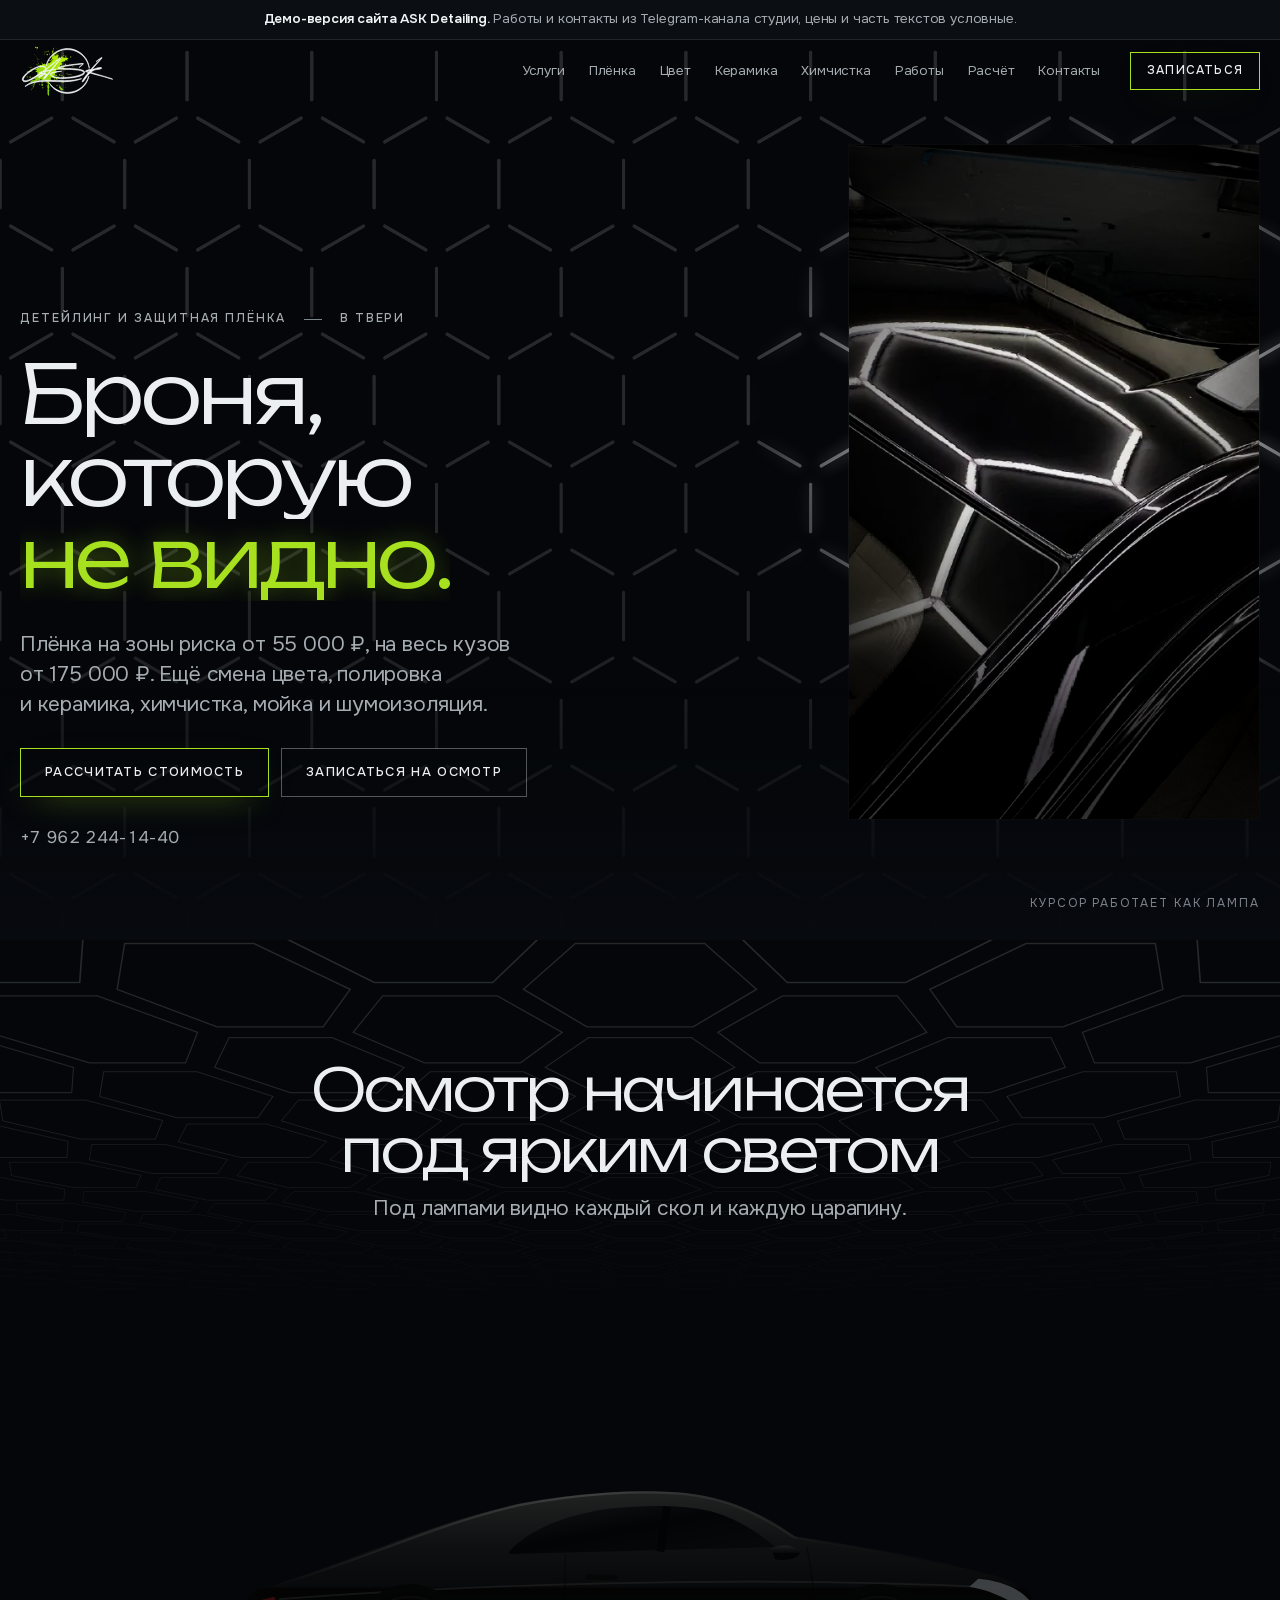
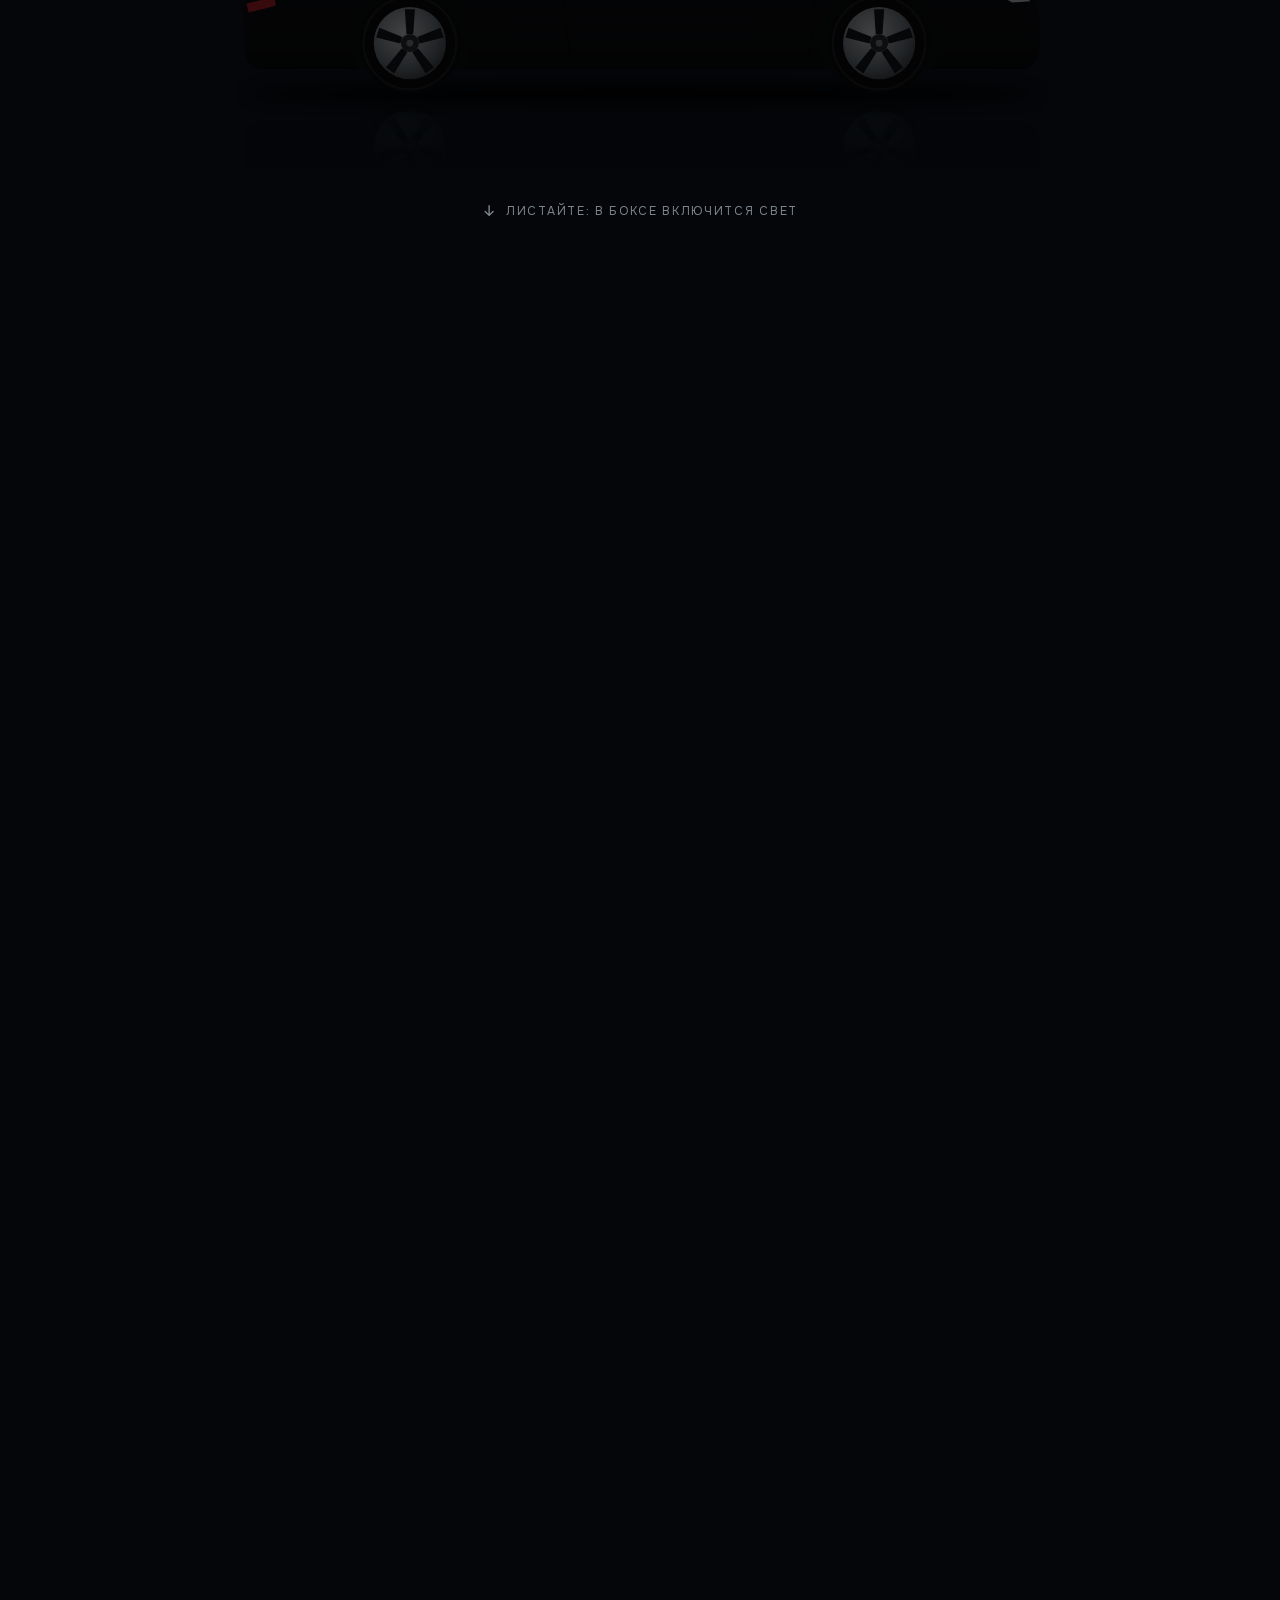
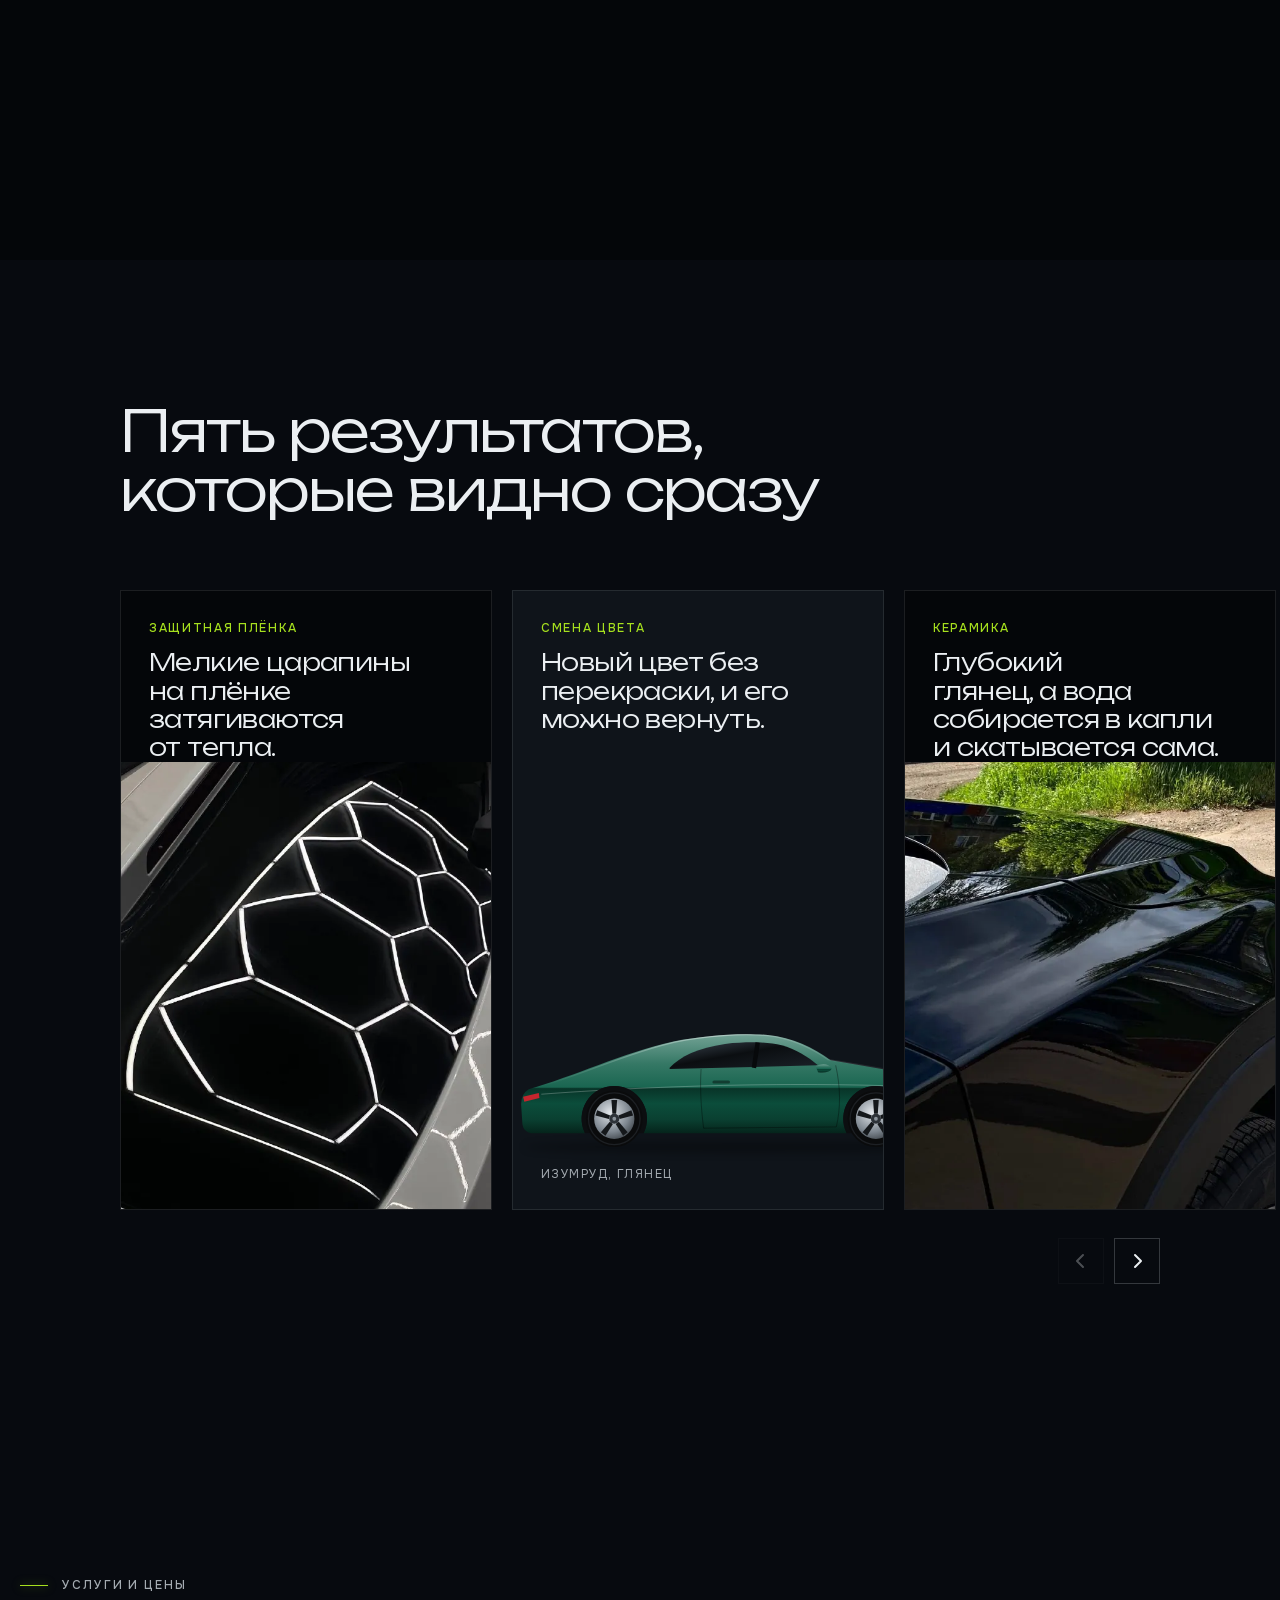
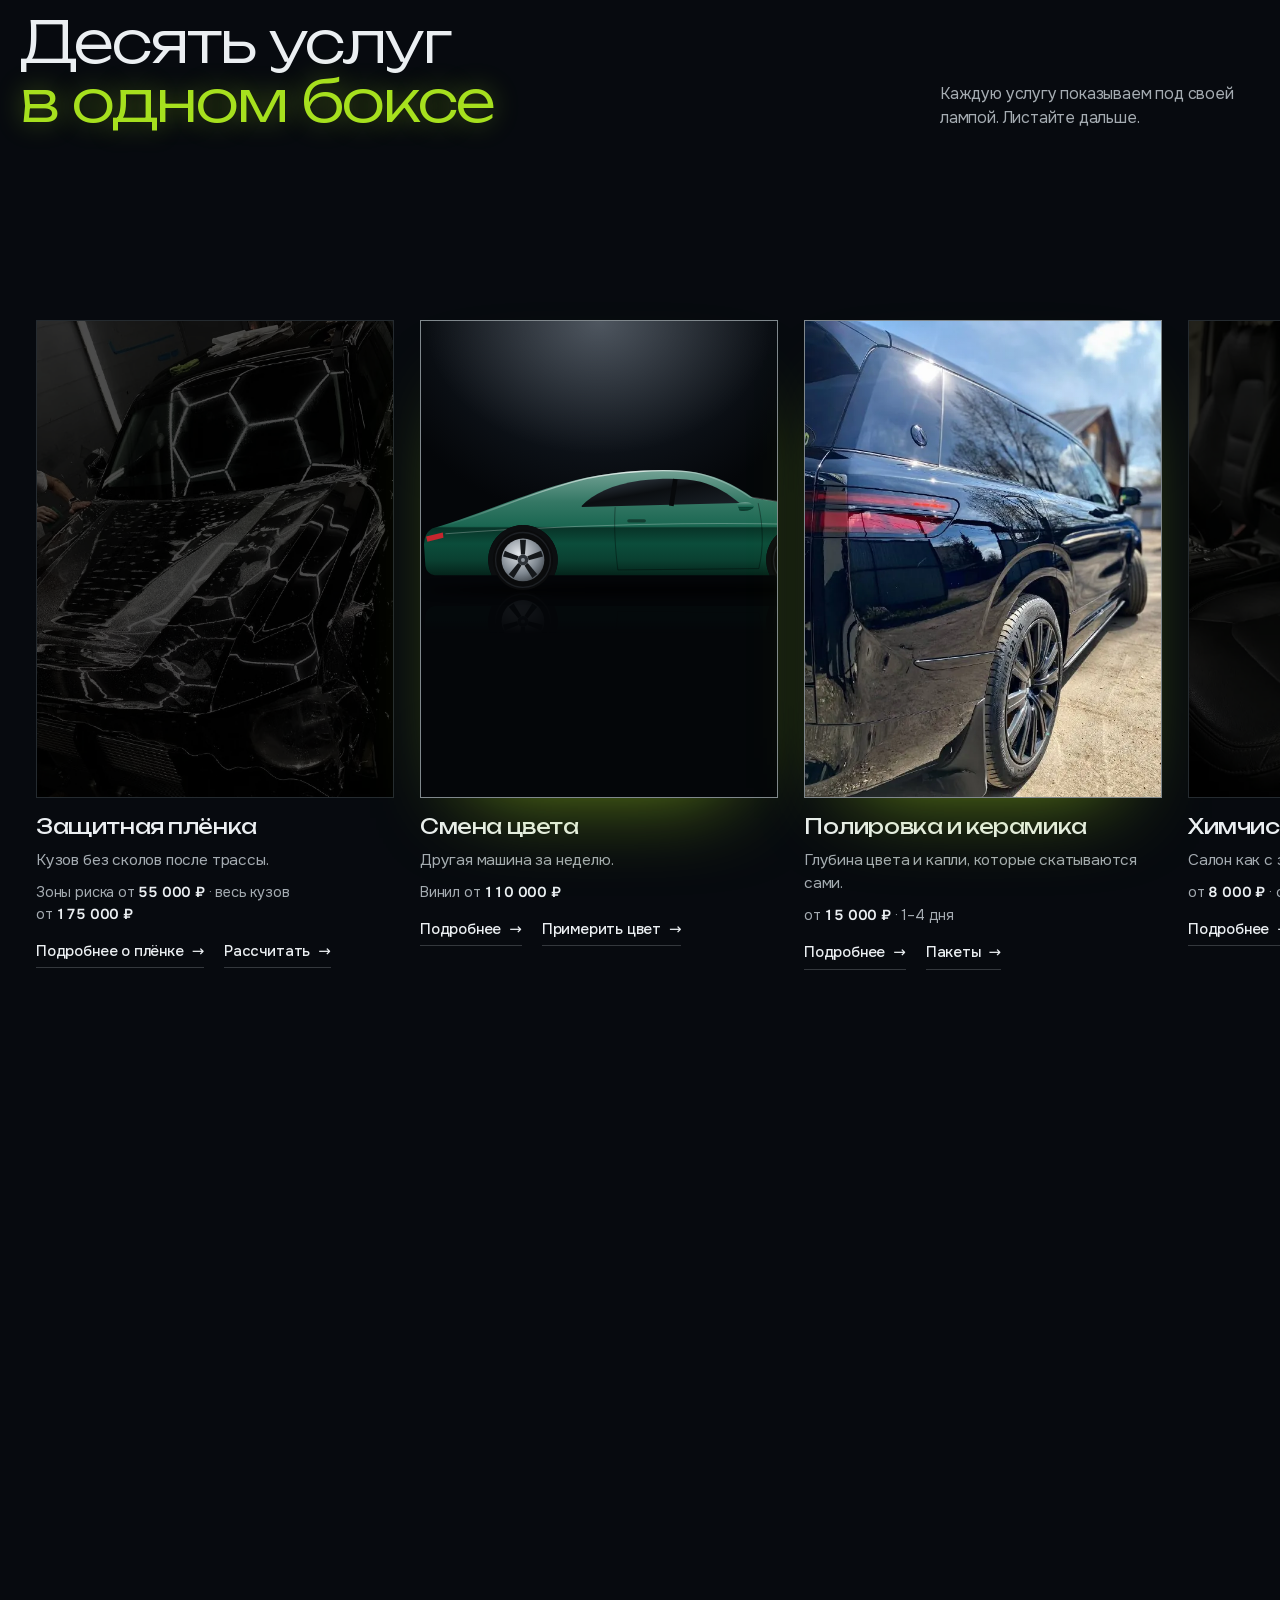
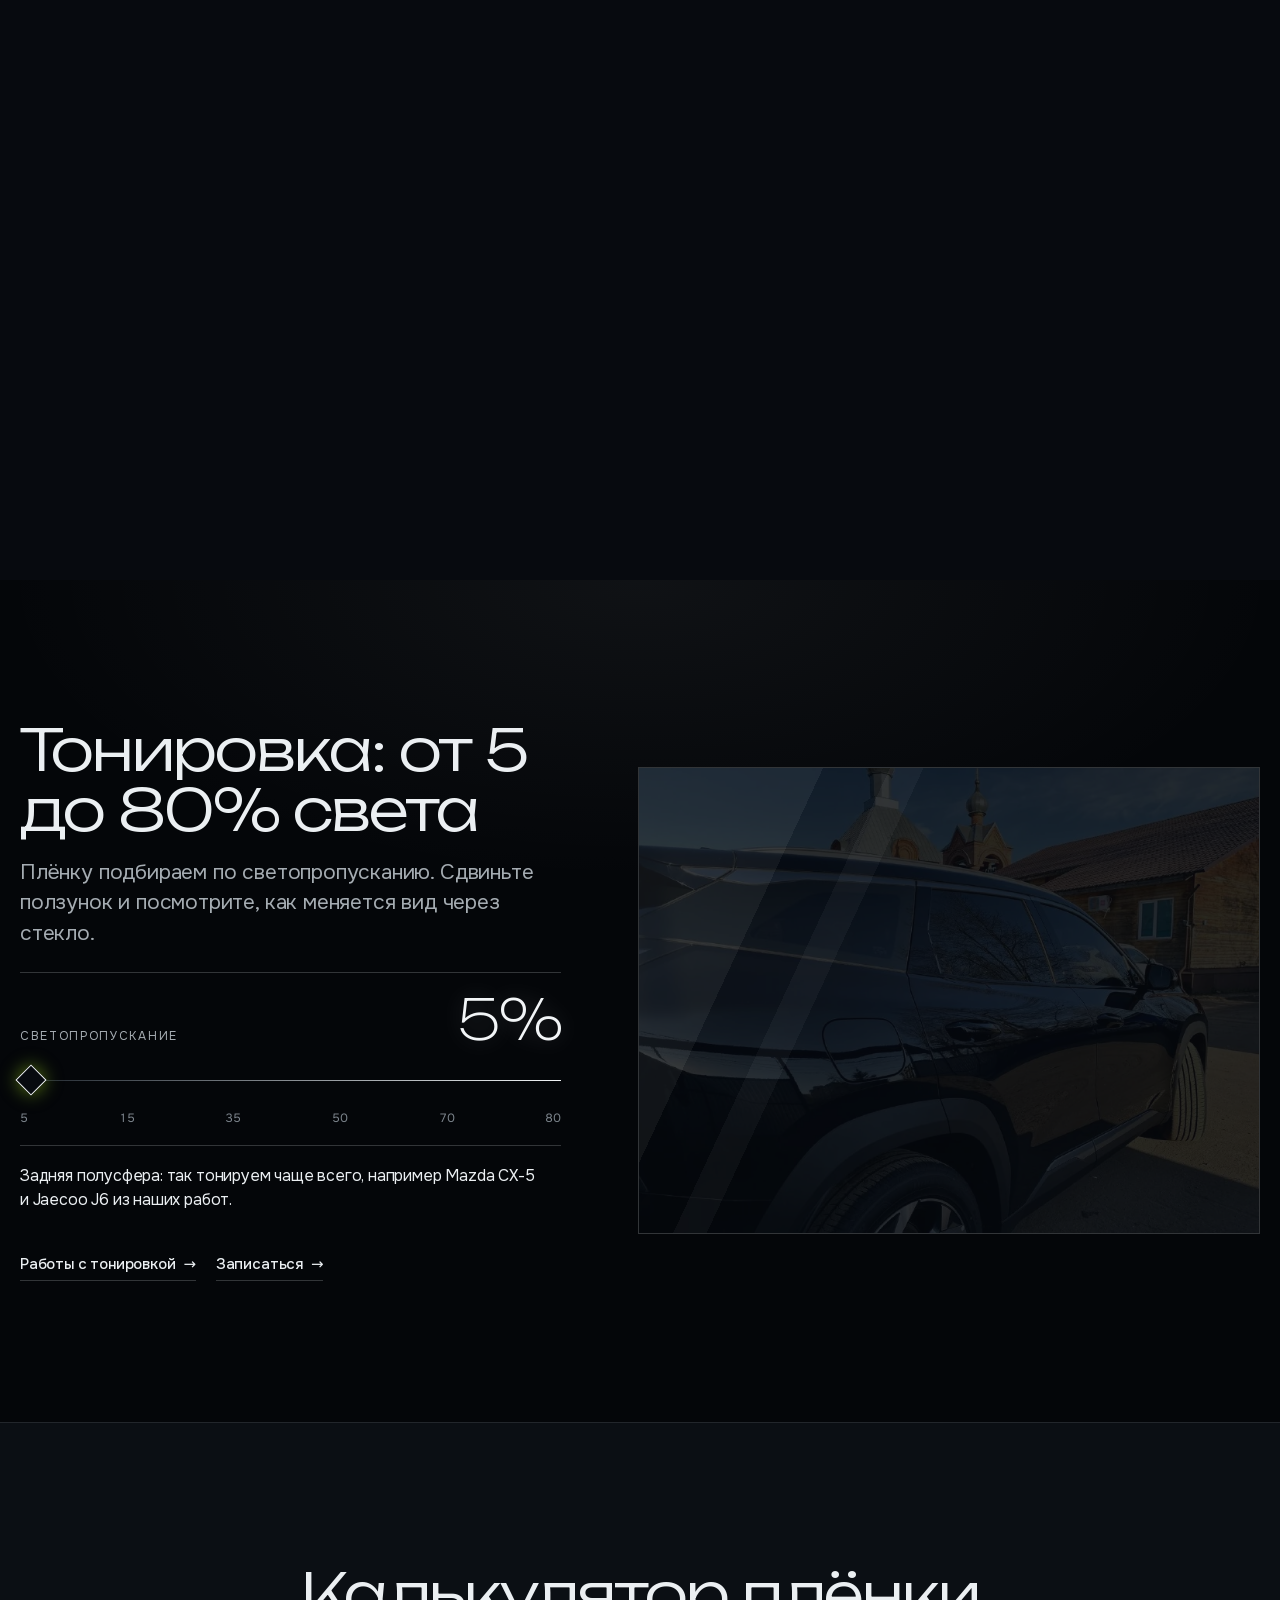
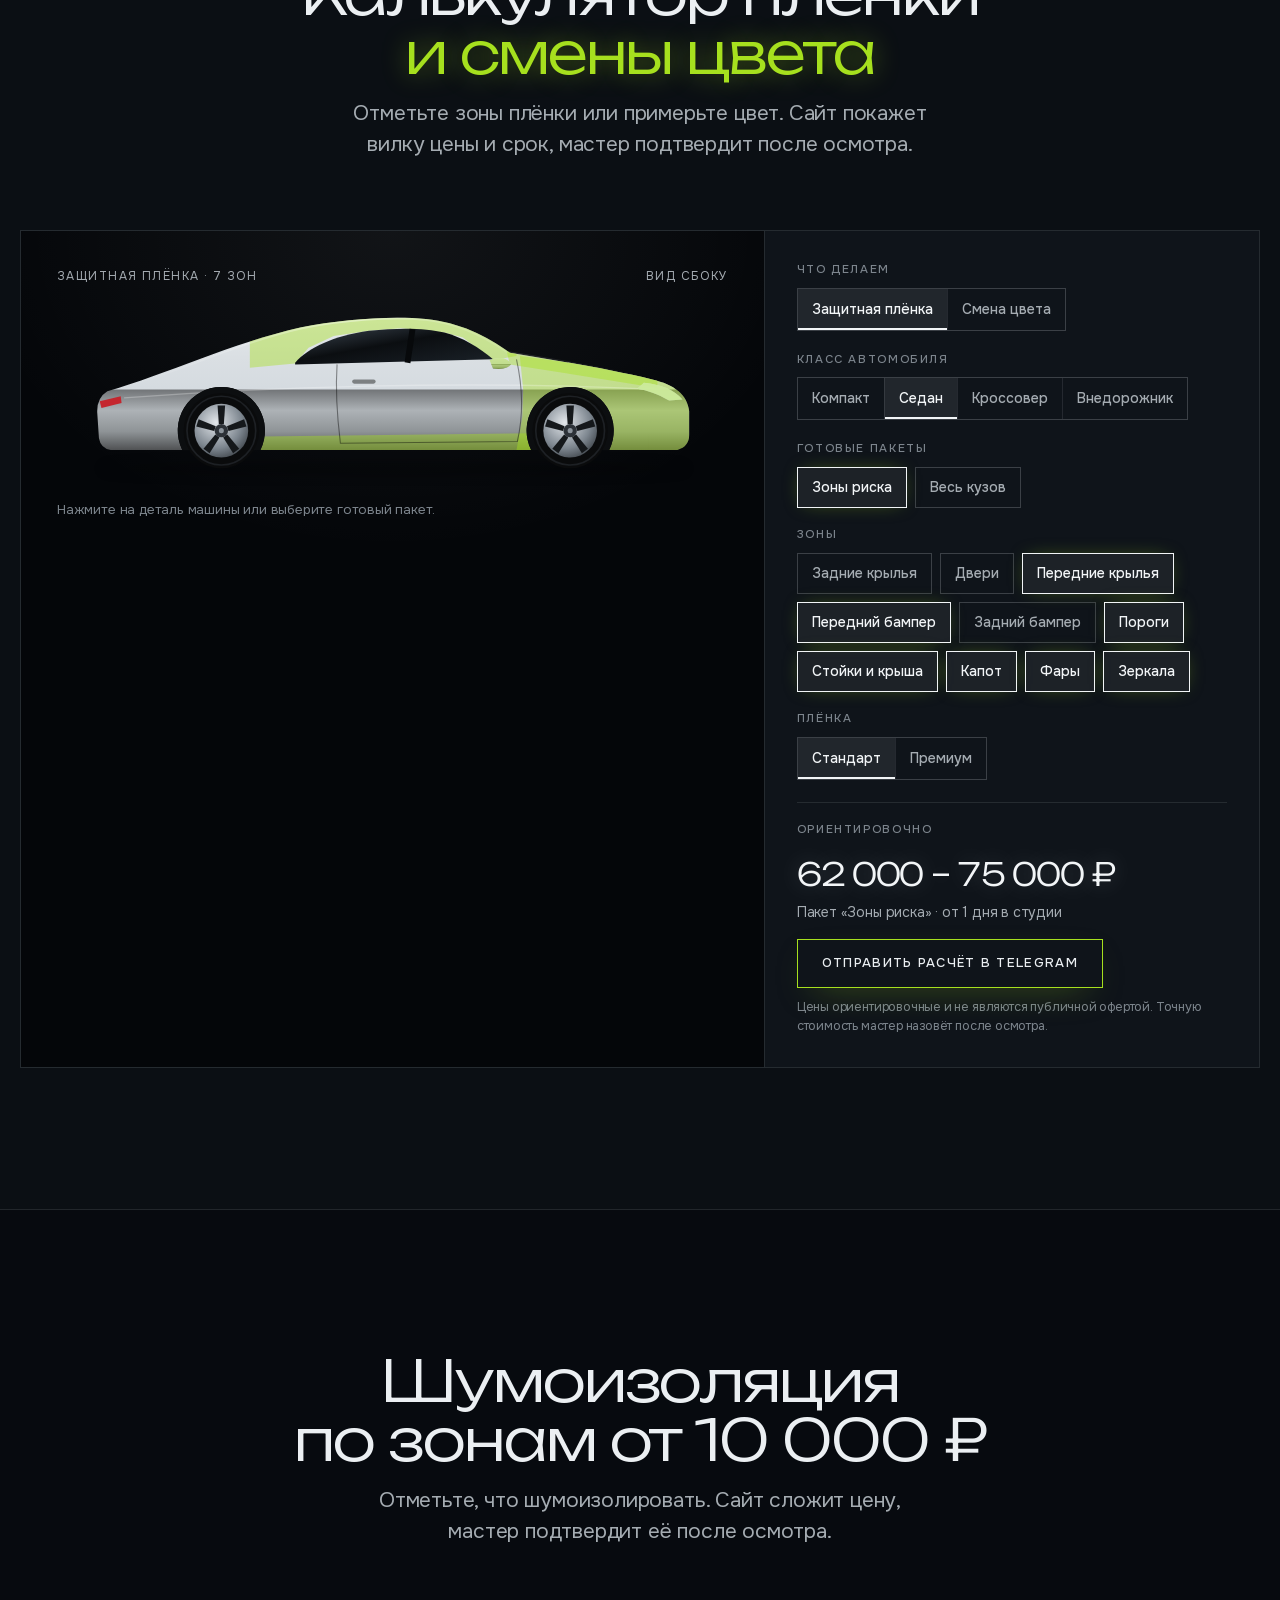
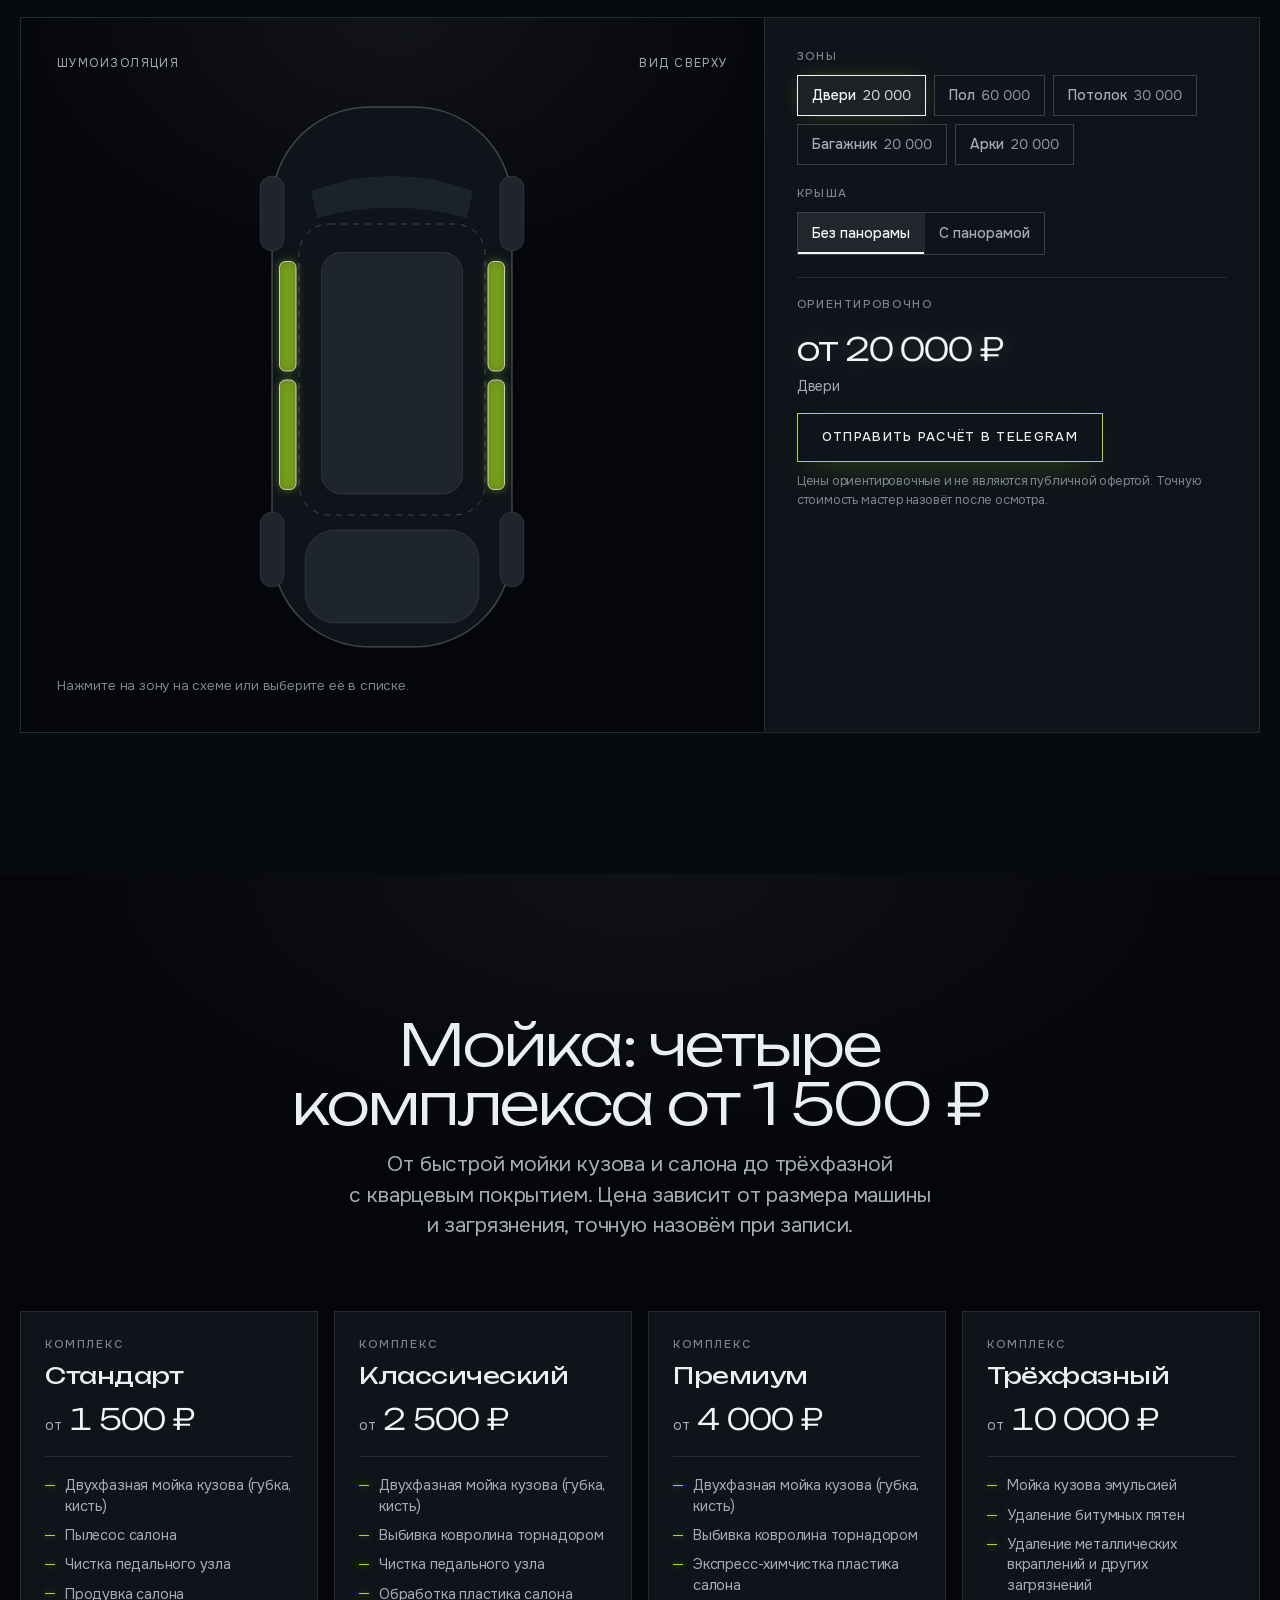
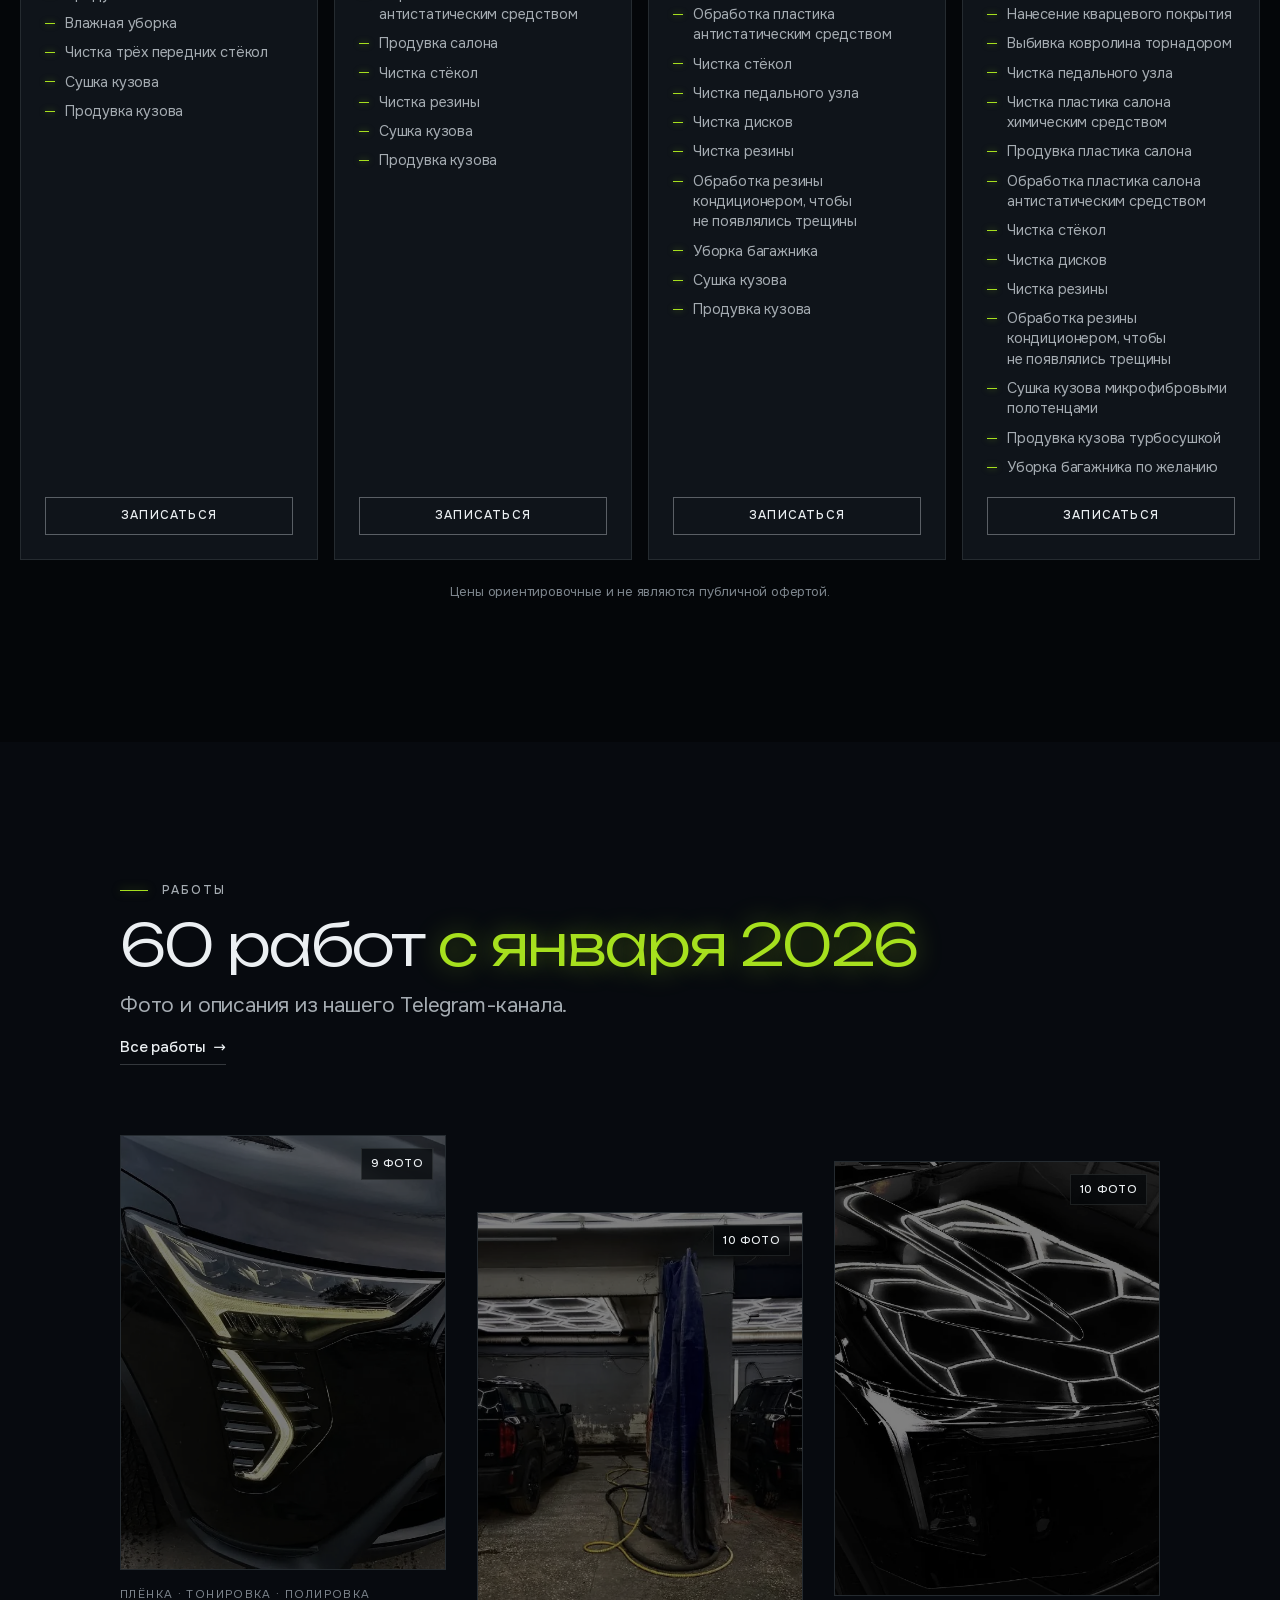
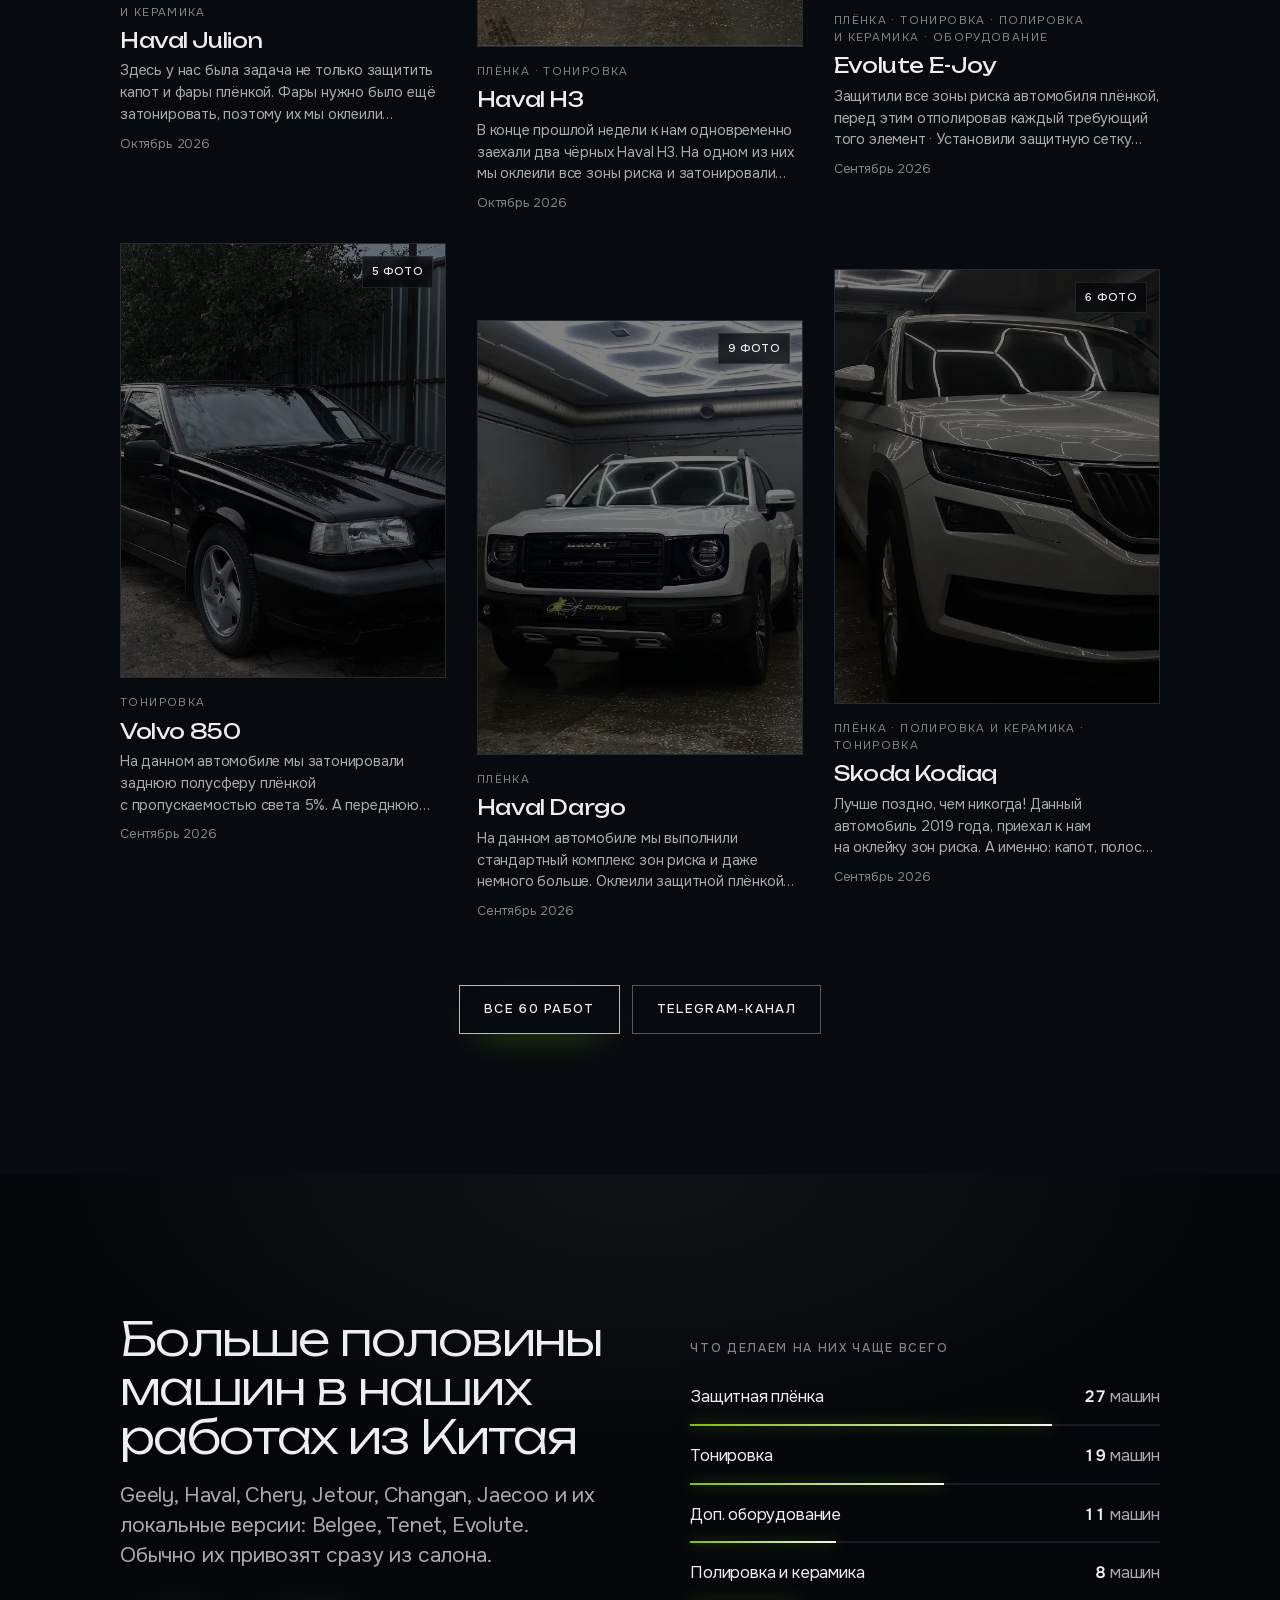
<file: index.html>
<!doctype html>
<html lang="ru">
<head>
<meta charset="utf-8">
<meta name="viewport" content="width=device-width, initial-scale=1, viewport-fit=cover">
<title>ASK Detailing</title>
<meta name="claude:viewport-fit-sides" content="cover">
<meta name="description" content="ASK Detailing, детейлинг в Твери: защитная плёнка, полировка и керамика, химчистка, мойка, шумоизоляция и тонировка. Работы с фото и расчёт стоимости онлайн.">
<meta name="robots" content="noindex">
<meta name="theme-color" content="#070a0f">
<meta name="color-scheme" content="dark">
<meta name="format-detection" content="telephone=no">
<meta name="ask-order" content="https://t.me/Kirill_ASK_Detailing">
<link rel="icon" href="favicon.svg" type="image/svg+xml">
<link rel="icon" href="favicon-32.png" type="image/png" sizes="32x32">
<link rel="apple-touch-icon" href="apple-touch-icon.png">
<meta property="og:type" content="website">
<meta property="og:locale" content="ru_RU">
<meta property="og:site_name" content="ASK Detailing">
<meta property="og:title" content="ASK Detailing">
<meta property="og:description" content="ASK Detailing, детейлинг в Твери: защитная плёнка, полировка и керамика, химчистка, мойка, шумоизоляция и тонировка. Работы с фото и расчёт стоимости онлайн.">
<link rel="preload" href="css/fonts/onest-cyrillic.woff2" as="font" type="font/woff2" crossorigin>
<link rel="preload" href="css/fonts/unbounded-cyrillic.woff2" as="font" type="font/woff2" crossorigin>
<link rel="stylesheet" href="css/site.css?v=4d1d12e8">
<script>document.documentElement.classList.add('js');try{if(sessionStorage.getItem('ask-ld')||location.hash)document.documentElement.classList.add('ld-seen')}catch(e){document.documentElement.classList.add('ld-seen')}</script>
<script type="application/ld+json">{"@context":"https://schema.org","@type":"AutomotiveBusiness","name":"ASK Detailing","description":"Детейлинг в Твери: защитная плёнка, тонировка, полировка и керамика, химчистка, мойка, шумоизоляция, антихром и доп. оборудование.","telephone":["+7 962 244-14-40","+7 920 178-07-08"],"address":{"@type":"PostalAddress","streetAddress":"ул. 4-я Красной Слободы, 26а","addressLocality":"Тверь","addressCountry":"RU"},"sameAs":["https://t.me/askdetailing","https://t.me/Kirill_ASK_Detailing","https://vk.ru/club202901436"]}</script>

</head>
<body>
<div class="ribbon"><div class="wrap"><b>Демо-версия сайта ASK Detailing.</b> Работы и контакты из Telegram-канала студии, цены и часть текстов условные.</div></div>

<header class="nav">
  <div class="wrap">
    <a class="logo" href="./" aria-label="ASK Detailing, на главную"><img src="img/logo-sm.svg" alt="" width="95" height="54"></a>
    <nav class="nav-links" aria-label="Разделы">
      <a href="#services">Услуги</a>
      <a href="zashchitnaya-plenka.html">Плёнка</a>
      <a href="smena-cveta.html">Цвет</a>
      <a href="polirovka-i-keramika.html">Керамика</a>
      <a href="himchistka.html">Химчистка</a>
      <a href="raboty.html">Работы</a>
      <a href="#calc">Расчёт</a>
      <a href="#contacts">Контакты</a>
    </nav>
    <a class="btn primary small nav-cta" href="#contacts">Записаться</a>
    <button class="burger" type="button" aria-label="Меню" aria-expanded="false" aria-controls="mmenu"><svg viewBox="0 0 24 24" aria-hidden="true"><path d="M4 8h16M4 16h16" stroke="currentColor" stroke-width="1.8" stroke-linecap="round"/></svg></button>
  </div>
</header>
<div class="mmenu" id="mmenu" hidden>
  <ul>
    <li><a href="#services">Услуги и цены</a></li>
    <li><a href="zashchitnaya-plenka.html">Защитная плёнка</a></li>
    <li><a href="smena-cveta.html">Смена цвета</a></li>
    <li><a href="polirovka-i-keramika.html">Полировка и керамика</a></li>
    <li><a href="himchistka.html">Химчистка салона</a></li>
    <li><a href="#noise">Шумоизоляция</a></li>
    <li><a href="#wash">Мойка</a></li>
    <li><a href="#calc">Расчёт стоимости</a></li>
    <li><a href="raboty.html">Работы</a></li>
    <li><a href="#compare">Пакеты</a></li>
    <li><a href="#faq">Вопросы</a></li>
    <li><a href="#contacts">Контакты</a></li>
  </ul>
</div>


<div class="loader" aria-hidden="true">
  <img class="ld-logo" src="img/logo.svg" alt="" width="400" height="226">
  <div class="ld-row"><span>ASK Detailing</span><span class="ld-n">000</span></div>
  <div class="ld-bar"><i></i></div>
  <p class="ld-t">Включаем свет в боксе</p>
</div>

<main id="top">
<section class="lh" aria-labelledby="lh-title" data-lamp-scope>
  <div class="lamp-ceil" data-lamp aria-hidden="true"></div>
  <div class="lh-in">
    <div class="lh-copy">
      <h1 class="over" id="lh-title"><span>Детейлинг и защитная плёнка</span> <span>в Твери</span></h1>
      <p class="lh-title"><span class="ln"><span>Броня,</span></span> <span class="ln"><span>которую</span></span> <span class="ln lit"><span>не видно.</span></span></p>
      <p class="lead">Плёнка на зоны риска от 55 000 ₽, на весь кузов от 175 000 ₽. Ещё смена цвета, полировка и керамика, химчистка, мойка и шумоизоляция.</p>
      <div class="lh-cta"><a class="btn primary" href="#calc">Рассчитать стоимость</a><a class="btn line" href="#contacts">Записаться на осмотр</a></div>
      <a class="lh-tel" href="tel:+79622441440">+7 962 244-14-40</a>
    </div>
    <a class="lh-frame" href="raboty.html#tg363" aria-label="Работа: Evolute E-Joy, сентябрь 2026">
      <img class="ph-off" src="img/works/363/07.webp" alt="" width="600" height="800" decoding="async">
      <img class="ph-on" src="img/works/363/07.webp" alt="Чёрный кузов Evolute E-Joy отражает шестигранные лампы бокса" width="600" height="800" decoding="async">
    </a>
  </div>
  <p class="lh-hint" aria-hidden="true"><span class="h-mouse">Курсор работает как лампа</span><span class="h-touch">Лампа ходит сама. Листайте ниже</span></p>
</section>

<section class="hs" aria-labelledby="hs-title">
  <div class="hs-track">
    <div class="hs-sticky">
      <canvas class="hs-lights" aria-hidden="true"></canvas>
      <div class="hs-layer a">
        <h2 class="hs-title" id="hs-title">Осмотр начинается под ярким светом</h2>
        <p class="hs-sub">Под лампами видно каждый скол и каждую царапину.</p>
      </div>
      <div class="hs-layer b">
        <p class="hs-title">Камни с трассы М11 остаются на плёнке</p>
        <p class="hs-sub">А лак под ней остаётся заводским.</p>
        <div class="hs-stats">
          <div><b data-to="190">190</b><span>мкм, толщина плёнки, которую мы клеим</span></div>
          <div><b data-pre="до " data-to="12">до 12</b><span>лет гарантии у производителей плёнок</span></div>
          <div><b data-to="60" data-suf=" °C">60 °C</b><span>достаточно, чтобы мелкие царапины затянулись</span></div>
        </div>
        <div class="hs-cta"><a class="btn primary" href="#calc">Посчитать свою машину</a></div>
      </div>
      <div class="hs-car"></div>
      <p class="hs-hint"><svg viewBox="0 0 16 16" aria-hidden="true"><path d="M8 2v11M3.5 8.5L8 13l4.5-4.5" fill="none" stroke="currentColor" stroke-width="1.6" stroke-linecap="round" stroke-linejoin="round"/></svg>Листайте: в боксе включится свет</p>
    </div>
  </div>
</section>

<section class="band" id="highlights" aria-labelledby="hl-title">
  <div class="wrap"><div class="band-head"><h2 id="hl-title">Пять результатов, которые видно сразу</h2></div></div>
  <div class="hl-wrap">
    <ul class="hl-rail">
      <li class="hl dark">
        <div class="hl-copy"><p class="hl-k">Защитная плёнка</p><h3>Мелкие царапины на плёнке затягиваются от тепла.</h3></div>
        <a class="hl-vis" href="raboty.html#tg343" aria-label="Работа: Skoda Kodiaq в плёнке"><img class="hl-photo" src="img/works/343/05.webp" alt="Глянцевая стойка Skoda Kodiaq в плёнке отражает шестигранные лампы бокса" width="600" height="800" loading="lazy" decoding="async"></a>
      </li>
      <li class="hl">
        <div class="hl-copy"><p class="hl-k">Смена цвета</p><h3>Новый цвет без перекраски, и его можно вернуть.</h3></div>
        <a class="hl-vis" href="#calc" aria-label="Примерить цвет в калькуляторе"><div class="hl-car" data-vis="color"></div><span class="hl-chip" data-chip="color">Изумруд, глянец</span></a>
      </li>
      <li class="hl dark">
        <div class="hl-copy"><p class="hl-k">Керамика</p><h3>Глубокий глянец, а вода собирается в капли и скатывается сама.</h3></div>
        <a class="hl-vis" href="raboty.html#tg253" aria-label="Работа: Mazda CX-5 после керамики"><img class="hl-photo" src="img/works/253/05.webp" alt="Чёрный капот Mazda CX-5 после керамики отражает небо" width="600" height="800" loading="lazy" decoding="async"></a>
      </li>
      <li class="hl dark">
        <div class="hl-copy"><p class="hl-k">Полировка</p><h3>Убираем паутинку и голограммы, возвращаем глубину цвета.</h3></div>
        <a class="hl-vis" href="raboty.html#tg226" aria-label="Работа: Jeep Wrangler после полировки"><img class="hl-photo" src="img/works/226/06.webp" alt="Красное крыло Jeep Wrangler после полировки" width="600" height="800" loading="lazy" decoding="async"></a>
      </li>
      <li class="hl">
        <div class="hl-copy"><p class="hl-k">Химчистка</p><h3>Сиденья, потолок и ковры, если нужно, с разбором салона.</h3></div>
        <a class="hl-vis" href="raboty.html#tg298" aria-label="Работа: химчистка Lexus LS 400"><img class="hl-photo" src="img/works/298/03.webp" alt="Светлые кожаные сиденья Lexus LS 400 после химчистки" width="600" height="800" loading="lazy" decoding="async"></a>
      </li>
    </ul>
    <div class="wrap"><div class="hl-nav">
      <button class="paddle" type="button" data-dir="-1" aria-label="Предыдущие карточки"><svg viewBox="0 0 18 18" aria-hidden="true"><path d="M11 3L5 9l6 6" fill="none" stroke="currentColor" stroke-width="2" stroke-linecap="round" stroke-linejoin="round"/></svg></button>
      <button class="paddle" type="button" data-dir="1" aria-label="Следующие карточки"><svg viewBox="0 0 18 18" aria-hidden="true"><path d="M7 3l6 6-6 6" fill="none" stroke="currentColor" stroke-width="2" stroke-linecap="round" stroke-linejoin="round"/></svg></button>
    </div></div>
  </div>
</section>

<section class="srv" id="services" aria-labelledby="sv-title">
  <div class="wrap wide srv-head">
    <p class="eyebrow">Услуги и цены</p>
    <h2 id="sv-title">Десять услуг <span class="lit">в одном боксе</span></h2>
    <p class="srv-note">Каждую услугу показываем под своей лампой. Листайте дальше.</p>
  </div>
  <div class="srv-pin">
    <div class="srv-sticky">
      <ul class="srv-track">
        <li class="panel">
          <figure><img src="img/works/373/02.webp" alt="Мастер работает с плёнкой на капоте чёрного Haval H3 под лампами бокса" width="600" height="800" loading="lazy" decoding="async"></figure>
          <div class="pt"><h3>Защитная плёнка</h3><p>Кузов без сколов после трассы.</p><p class="price">Зоны риска от <b>55 000 ₽</b> · весь кузов от <b>175 000 ₽</b></p>
            <div class="links"><a class="more" href="zashchitnaya-plenka.html">Подробнее о плёнке</a><a class="more" href="#calc">Рассчитать</a></div></div>
        </li>
        <li class="panel">
          <figure><div class="p-car" data-car="#0e5e48:gloss" role="img" aria-label="Машина в изумрудной глянцевой плёнке"></div></figure>
          <div class="pt"><h3>Смена цвета</h3><p>Другая машина за неделю.</p><p class="price">Винил от <b>110 000 ₽</b></p>
            <div class="links"><a class="more" href="smena-cveta.html">Подробнее</a><a class="more" href="smena-cveta.html#studio">Примерить цвет</a></div></div>
        </li>
        <li class="panel">
          <figure><img src="img/works/163/02.webp" alt="Denza после полировки и керамики" width="600" height="800" loading="lazy" decoding="async"></figure>
          <div class="pt"><h3>Полировка и керамика</h3><p>Глубина цвета и капли, которые скатываются сами.</p><p class="price">от <b>15 000 ₽</b> · 1–4 дня</p>
            <div class="links"><a class="more" href="polirovka-i-keramika.html">Подробнее</a><a class="more" href="#compare">Пакеты</a></div></div>
        </li>
        <li class="panel">
          <figure><img src="img/works/156/04.webp" alt="Кожаные сиденья Mazda CX-5 после химчистки" width="600" height="800" loading="lazy" decoding="async"></figure>
          <div class="pt"><h3>Химчистка</h3><p>Салон как с завода.</p><p class="price">от <b>8 000 ₽</b> · от 3 часов</p>
            <div class="links"><a class="more" href="himchistka.html">Подробнее</a><a class="more" href="#compare">Пакеты</a></div></div>
        </li>
        <li class="panel">
          <figure><img src="img/works/9/03.webp" alt="Чёрный Citroen Traveller после комплексной мойки кузова" width="600" height="800" loading="lazy" decoding="async"></figure>
          <div class="pt"><h3>Мойка</h3><p>Четыре комплекса: от быстрой мойки до трёхфазной с кварцевым покрытием.</p><p class="price">от <b>1 500 ₽</b> · 4 комплекса</p>
            <div class="links"><a class="more" href="#wash">Цены и состав</a><a class="more" href="https://t.me/Kirill_ASK_Detailing" target="_blank" rel="noopener" data-tg="Здравствуйте! Пишу с сайта ASK Detailing. Хочу записаться на мойку.">Записаться</a></div></div>
        </li>
        <li class="panel">
          <figure><img src="img/works/210/01.webp" alt="Jaecoo J6 с тонированной задней полусферой" width="600" height="800" loading="lazy" decoding="async"></figure>
          <div class="pt"><h3>Тонировка</h3><p>Приватность сзади, прохлада спереди.</p><p class="price">от <b>5 000 ₽</b> · задняя полусфера</p>
            <div class="links"><a class="more" href="#tint">Светопропускание</a><a class="more" href="raboty.html#f=tint">Работы</a></div></div>
        </li>
        <li class="panel">
          <figure><div class="p-noise" role="img" aria-label="Схема шумоизоляции: двери, пол, арки и багажник"><svg viewBox="0 0 400 760" aria-hidden="true">
            <rect class="body" x="40" y="20" width="320" height="720" rx="130" stroke-width="2"/>
            <path class="wind" d="M92 132Q200 92 308 132L300 168Q200 140 100 168Z"/>
            <g class="nz on" data-zone="arches"><rect x="24" y="112" width="32" height="100" rx="16"/><rect x="344" y="112" width="32" height="100" rx="16"/><rect x="24" y="560" width="32" height="100" rx="16"/><rect x="344" y="560" width="32" height="100" rx="16"/></g>
            <g class="nz" data-zone="roof"><rect x="76" y="176" width="248" height="388" rx="40" stroke-width="3" stroke-dasharray="8 8"/></g>
            <g class="nz on" data-zone="floor"><rect x="106" y="214" width="188" height="322" rx="26"/></g>
            <g class="nz on" data-zone="doors"><rect x="50" y="226" width="22" height="146" rx="8"/><rect x="50" y="384" width="22" height="146" rx="8"/><rect x="328" y="226" width="22" height="146" rx="8"/><rect x="328" y="384" width="22" height="146" rx="8"/></g>
            <g class="nz on" data-zone="trunk"><rect x="84" y="584" width="232" height="124" rx="40"/></g>
          </svg></div></figure>
          <div class="pt"><h3>Шумоизоляция</h3><p>Двери, пол, потолок, багажник и арки — по отдельности или вместе.</p><p class="price">от <b>10 000 ₽</b> за зону</p>
            <div class="links"><a class="more" href="#noise">Посчитать</a></div></div>
        </li>
        <li class="panel">
          <figure><img src="img/works/200/03.webp" alt="Решётка радиатора Jetour Dashing с защитной сеткой" width="600" height="800" loading="lazy" decoding="async"></figure>
          <div class="pt"><h3>Доп. оборудование</h3><p>Сетка в бампер, регистратор, дефлекторы.</p><p class="price">от <b>3 000 ₽</b></p>
            <div class="links"><a class="more" href="raboty.html#f=equip">Смотреть работы</a></div></div>
        </li>
        <li class="panel">
          <figure><img src="img/works/200/09.webp" alt="Чёрный глянец на стойках Jetour Dashing вместо хрома" width="600" height="800" loading="lazy" decoding="async"></figure>
          <div class="pt"><h3>Антихром и стайлинг</h3><p>Хром — в чёрный глянец. Без перекраски.</p><p class="price">от <b>5 000 ₽</b></p>
            <div class="links"><a class="more" href="raboty.html#f=style">Смотреть работы</a></div></div>
        </li>
        <li class="panel">
          <figure><img src="img/works/226/01.webp" alt="Красный Jeep Wrangler после полировки и оклейки плёнкой" width="600" height="800" loading="lazy" decoding="async"></figure>
          <div class="pt"><h3>Сложные проекты</h3><p>Салон, шильдики и особые задачи.</p><p class="price">Оценим по фото и предложим решение.</p>
            <div class="links"><a class="more" href="#contacts">Прислать фото</a></div></div>
        </li>
      </ul>
    </div>
  </div>
</section>

<section class="band night tint" id="tint" aria-labelledby="tn-title">
  <div class="wrap wide tn-grid">
    <div class="tn-copy">
      <h2 id="tn-title">Тонировка: от 5 до 80% света</h2>
      <p class="lead">Плёнку подбираем по светопропусканию. Сдвиньте ползунок и посмотрите, как меняется вид через стекло.</p>
      <div class="vlt">
        <div class="vlt-row"><label for="vlt">Светопропускание</label><output id="vltOut" for="vlt">5%</output></div>
        <input type="range" id="vlt" min="0" max="5" step="1" value="0" aria-valuetext="5%">
        <div class="ticks" aria-hidden="true"><span>5</span><span>15</span><span>35</span><span>50</span><span>70</span><span>80</span></div>
      </div>
      <p class="vlt-note" id="vltNote" aria-live="polite">Задняя полусфера: так тонируем чаще всего, например Mazda CX-5 и Jaecoo J6 из наших работ.</p>
      <div class="links"><a class="more" href="raboty.html#f=tint">Работы с тонировкой</a><a class="more" href="#contacts">Записаться</a></div>
    </div>
    <figure class="glass">
      <img src="img/works/127/07.webp" alt="Чёрный Geely Atlas на улице, вид как через тонированное стекло" width="800" height="600" loading="lazy" decoding="async">
      <div class="glass-tint" aria-hidden="true"></div>
    </figure>
  </div>
</section>

<section class="band mist" id="calc" aria-labelledby="calc-title">
  <div class="wrap wide">
    <div class="band-head center"><h2 id="calc-title">Калькулятор плёнки <span class="lit">и смены цвета</span></h2><p class="lead">Отметьте зоны плёнки или примерьте цвет. Сайт покажет вилку цены и срок, мастер подтвердит после осмотра.</p></div>
    <div class="calc ppfmode">
      <div class="calc-view"><div class="calc-stick">
        <div class="calc-cap"><span id="calcMode">Защитная плёнка</span><span>Вид сбоку</span></div>
        <div class="calc-car"></div>
        <p class="calc-note">Нажмите на деталь машины или выберите готовый пакет.</p>
      </div></div>
      <div class="calc-panel">
        <div><span class="flabel">Что делаем</span><div class="seg" data-g="mode" role="group" aria-label="Услуга"><button type="button" data-v="ppf" aria-pressed="true">Защитная плёнка</button><button type="button" data-v="wrap" aria-pressed="false">Смена цвета</button></div></div>
        <div><span class="flabel">Класс автомобиля</span><div class="seg" data-g="cls" role="group" aria-label="Класс автомобиля"><button type="button" data-v="c" aria-pressed="false">Компакт</button><button type="button" data-v="s" aria-pressed="true">Седан</button><button type="button" data-v="k" aria-pressed="false">Кроссовер</button><button type="button" data-v="x" aria-pressed="false">Внедорожник</button></div></div>
        <div data-mode-only="ppf">
          <div><span class="flabel">Готовые пакеты</span><div class="chips" id="calcPk"></div></div>
          <div><span class="flabel">Зоны</span><div class="chips" id="calcZ"></div></div>
          <div><span class="flabel">Плёнка</span><div class="seg" data-g="film" role="group" aria-label="Плёнка"><button type="button" data-v="std" aria-pressed="true">Стандарт</button><button type="button" data-v="pre" aria-pressed="false">Премиум</button></div></div>
        </div>
        <div data-mode-only="wrap">
          <div><span class="flabel">Цвет плёнки</span><div class="swatches" id="calcSw"></div></div>
          <div><span class="flabel">Фактура</span><div class="seg" data-g="fin" role="group" aria-label="Фактура"><button type="button" data-v="gloss" aria-pressed="true">Глянец</button><button type="button" data-v="satin" aria-pressed="false">Сатин</button><button type="button" data-v="matte" aria-pressed="false">Мат</button><button type="button" data-v="chrome" aria-pressed="false">Хром</button></div></div>
        </div>
        <div class="calc-total">
          <span class="flabel">Ориентировочно</span>
          <div class="calc-price" id="calcPrice" aria-live="polite">—</div>
          <div class="calc-meta" id="calcMeta"></div>
          <a class="btn primary" id="calcSend" href="https://t.me/Kirill_ASK_Detailing" target="_blank" rel="noopener">Отправить расчёт в Telegram</a>
          <p class="calc-fine">Цены ориентировочные и не являются публичной офертой. Точную стоимость мастер назовёт после осмотра.</p>
        </div>
      </div>
    </div>
  </div>
</section>

<section class="band" id="noise" aria-labelledby="ns-title">
  <div class="wrap wide">
    <div class="band-head center"><h2 id="ns-title">Шумоизоляция по зонам от 10 000 ₽</h2><p class="lead">Отметьте, что шумоизолировать. Сайт сложит цену, мастер подтвердит её после осмотра.</p></div>
    <div class="calc ns-calc">
      <div class="calc-view"><div class="calc-stick">
        <div class="calc-cap"><span>Шумоизоляция</span><span>Вид сверху</span></div>
        <div class="ns-car">
          <svg viewBox="0 0 400 760" aria-hidden="true">
            <rect class="body" x="40" y="20" width="320" height="720" rx="130" stroke-width="2"/>
            <path class="wind" d="M92 132Q200 92 308 132L300 168Q200 140 100 168Z"/>
            <g class="nz" data-zone="arches"><rect x="24" y="112" width="32" height="100" rx="16"/><rect x="344" y="112" width="32" height="100" rx="16"/><rect x="24" y="560" width="32" height="100" rx="16"/><rect x="344" y="560" width="32" height="100" rx="16"/></g>
            <g class="nz" data-zone="roof"><rect x="76" y="176" width="248" height="388" rx="40" stroke-width="3" stroke-dasharray="8 8"/></g>
            <g class="nz" data-zone="floor"><rect x="106" y="214" width="188" height="322" rx="26"/></g>
            <g class="nz" data-zone="doors"><rect x="50" y="226" width="22" height="146" rx="8"/><rect x="50" y="384" width="22" height="146" rx="8"/><rect x="328" y="226" width="22" height="146" rx="8"/><rect x="328" y="384" width="22" height="146" rx="8"/></g>
            <g class="nz" data-zone="trunk"><rect x="84" y="584" width="232" height="124" rx="40"/></g>
          </svg>
        </div>
        <p class="calc-note">Нажмите на зону на схеме или выберите её в списке.</p>
      </div></div>
      <div class="calc-panel">
        <div><span class="flabel">Зоны</span><div class="chips" id="nsZ"></div></div>
        <div><span class="flabel">Крыша</span><div class="seg" data-g="roofType" role="group" aria-label="Крыша"><button type="button" data-v="solid" aria-pressed="true">Без панорамы</button><button type="button" data-v="pano" aria-pressed="false">С панорамой</button></div></div>
        <div class="calc-total">
          <span class="flabel">Ориентировочно</span>
          <div class="calc-price" id="nsPrice" aria-live="polite">—</div>
          <div class="calc-meta" id="nsMeta"></div>
          <a class="btn primary" id="nsSend" href="https://t.me/Kirill_ASK_Detailing" target="_blank" rel="noopener">Отправить расчёт в Telegram</a>
          <p class="calc-fine">Цены ориентировочные и не являются публичной офертой. Точную стоимость мастер назовёт после осмотра.</p>
        </div>
      </div>
    </div>
  </div>
</section>

<section class="band night" id="wash" aria-labelledby="ws-title">
  <div class="wrap wide">
    <div class="band-head center"><h2 id="ws-title">Мойка: четыре комплекса от 1 500 ₽</h2><p class="lead">От быстрой мойки кузова и салона до трёхфазной с кварцевым покрытием. Цена зависит от размера машины и загрязнения, точную назовём при записи.</p></div>
    <ol class="wash">
      <li class="wash-card">
        <div class="wash-head"><p class="wash-k">Комплекс</p><h3>Стандарт</h3><p class="wash-price">от <b>1 500 ₽</b></p></div>
        <ul class="wash-list"><li>Двухфазная мойка кузова (губка, кисть)</li><li>Пылесос салона</li><li>Чистка педального узла</li><li>Продувка салона</li><li>Влажная уборка</li><li>Чистка трёх передних стёкол</li><li>Сушка кузова</li><li>Продувка кузова</li></ul>
        <a class="btn line small" href="https://t.me/Kirill_ASK_Detailing" target="_blank" rel="noopener" data-tg="Здравствуйте! Пишу с сайта ASK Detailing. Хочу записаться на мойку: комплекс «Стандарт», от 1 500 ₽. Подскажите, пожалуйста, свободное время.">Записаться</a>
      </li><li class="wash-card">
        <div class="wash-head"><p class="wash-k">Комплекс</p><h3>Классический</h3><p class="wash-price">от <b>2 500 ₽</b></p></div>
        <ul class="wash-list"><li>Двухфазная мойка кузова (губка, кисть)</li><li>Выбивка ковролина торнадором</li><li>Чистка педального узла</li><li>Обработка пластика салона антистатическим средством</li><li>Продувка салона</li><li>Чистка стёкол</li><li>Чистка резины</li><li>Сушка кузова</li><li>Продувка кузова</li></ul>
        <a class="btn line small" href="https://t.me/Kirill_ASK_Detailing" target="_blank" rel="noopener" data-tg="Здравствуйте! Пишу с сайта ASK Detailing. Хочу записаться на мойку: комплекс «Классический», от 2 500 ₽. Подскажите, пожалуйста, свободное время.">Записаться</a>
      </li><li class="wash-card">
        <div class="wash-head"><p class="wash-k">Комплекс</p><h3>Премиум</h3><p class="wash-price">от <b>4 000 ₽</b></p></div>
        <ul class="wash-list"><li>Двухфазная мойка кузова (губка, кисть)</li><li>Выбивка ковролина торнадором</li><li>Экспресс-химчистка пластика салона</li><li>Обработка пластика антистатическим средством</li><li>Чистка стёкол</li><li>Чистка педального узла</li><li>Чистка дисков</li><li>Чистка резины</li><li>Обработка резины кондиционером, чтобы не появлялись трещины</li><li>Уборка багажника</li><li>Сушка кузова</li><li>Продувка кузова</li></ul>
        <a class="btn line small" href="https://t.me/Kirill_ASK_Detailing" target="_blank" rel="noopener" data-tg="Здравствуйте! Пишу с сайта ASK Detailing. Хочу записаться на мойку: комплекс «Премиум», от 4 000 ₽. Подскажите, пожалуйста, свободное время.">Записаться</a>
      </li><li class="wash-card">
        <div class="wash-head"><p class="wash-k">Комплекс</p><h3>Трёхфазный</h3><p class="wash-price">от <b>10 000 ₽</b></p></div>
        <ul class="wash-list"><li>Мойка кузова эмульсией</li><li>Удаление битумных пятен</li><li>Удаление металлических вкраплений и других загрязнений</li><li>Нанесение кварцевого покрытия</li><li>Выбивка ковролина торнадором</li><li>Чистка педального узла</li><li>Чистка пластика салона химическим средством</li><li>Продувка пластика салона</li><li>Обработка пластика салона антистатическим средством</li><li>Чистка стёкол</li><li>Чистка дисков</li><li>Чистка резины</li><li>Обработка резины кондиционером, чтобы не появлялись трещины</li><li>Сушка кузова микрофибровыми полотенцами</li><li>Продувка кузова турбосушкой</li><li>Уборка багажника по желанию</li></ul>
        <a class="btn line small" href="https://t.me/Kirill_ASK_Detailing" target="_blank" rel="noopener" data-tg="Здравствуйте! Пишу с сайта ASK Detailing. Хочу записаться на мойку: комплекс «Трёхфазный», от 10 000 ₽. Подскажите, пожалуйста, свободное время.">Записаться</a>
      </li>
    </ol>
    <p class="wash-fine">Цены ориентировочные и не являются публичной офертой.</p>
  </div>
</section>

<section class="band" id="works" aria-labelledby="works-title">
  <div class="wrap">
    <div class="band-head"><p class="eyebrow">Работы</p><h2 id="works-title">60 работ <span class="lit">с января 2026</span></h2><p class="lead">Фото и описания из нашего Telegram-канала.</p><a class="more" href="raboty.html">Все работы</a></div>
    <div class="cases broken" data-rv-group>
      <a class="case" href="raboty.html#tg383" style="--i:0">
        <div class="case-pic"><img src="img/works/383/01.webp" alt="" loading="lazy" decoding="async"><span class="case-tag">9 фото</span></div>
        <div class="case-body"><p class="case-cat">Плёнка · Тонировка · Полировка и керамика</p><h3>Haval Julion</h3><p class="case-sum">Здесь у нас была задача не только защитить капот и фары плёнкой. Фары нужно было ещё затонировать, поэтому их мы оклеили затемнённым полиуретаном с пропускаемостью света…</p><p class="case-date">Октябрь 2026</p></div>
      </a>
      <a class="case" href="raboty.html#tg373" style="--i:1">
        <div class="case-pic"><img src="img/works/373/01.webp" alt="" loading="lazy" decoding="async"><span class="case-tag">10 фото</span></div>
        <div class="case-body"><p class="case-cat">Плёнка · Тонировка</p><h3>Haval H3</h3><p class="case-sum">В конце прошлой недели к нам одновременно заехали два чёрных Haval H3. На одном из них мы оклеили все зоны риска и затонировали заднюю полусферу в 5%. На втором владелец…</p><p class="case-date">Октябрь 2026</p></div>
      </a>
      <a class="case" href="raboty.html#tg363" style="--i:2">
        <div class="case-pic"><img src="img/works/363/01.webp" alt="" loading="lazy" decoding="async"><span class="case-tag">10 фото</span></div>
        <div class="case-body"><p class="case-cat">Плёнка · Тонировка · Полировка и керамика · Оборудование</p><h3>Evolute E-Joy</h3><p class="case-sum">Защитили все зоны риска автомобиля плёнкой, перед этим отполировав каждый требующий того элемент · Установили защитную сетку радиатора в бампер · Затонировали заднюю…</p><p class="case-date">Сентябрь 2026</p></div>
      </a>
      <a class="case" href="raboty.html#tg358" style="--i:3">
        <div class="case-pic"><img src="img/works/358/01.webp" alt="" loading="lazy" decoding="async"><span class="case-tag">5 фото</span></div>
        <div class="case-body"><p class="case-cat">Тонировка</p><h3>Volvo 850</h3><p class="case-sum">На данном автомобиле мы затонировали заднюю полусферу плёнкой с пропускаемостью света 5%. А переднюю полусферу затонировали атермальной плёнкой проходящей по ГОСТу.</p><p class="case-date">Сентябрь 2026</p></div>
      </a>
      <a class="case" href="raboty.html#tg349" style="--i:4">
        <div class="case-pic"><img src="img/works/349/01.webp" alt="" loading="lazy" decoding="async"><span class="case-tag">9 фото</span></div>
        <div class="case-body"><p class="case-cat">Плёнка</p><h3>Haval Dargo</h3><p class="case-sum">На данном автомобиле мы выполнили стандартный комплекс зон риска и даже немного больше. Оклеили защитной плёнкой всю переднюю часть полностью, полосу на крышу, стойки…</p><p class="case-date">Сентябрь 2026</p></div>
      </a>
      <a class="case" href="raboty.html#tg343" style="--i:5">
        <div class="case-pic"><img src="img/works/343/01.webp" alt="" loading="lazy" decoding="async"><span class="case-tag">6 фото</span></div>
        <div class="case-body"><p class="case-cat">Плёнка · Полировка и керамика · Тонировка</p><h3>Skoda Kodiaq</h3><p class="case-sum">Лучше поздно, чем никогда! Данный автомобиль 2019 года, приехал к нам на оклейку зон риска. А именно: капот, полоса на крышу, стойки и передняя оптика. Естественно на…</p><p class="case-date">Сентябрь 2026</p></div>
      </a>
      
    </div>
    <div class="cases-more"><a class="btn primary" href="raboty.html">Все 60 работ</a><a class="btn line" href="https://t.me/askdetailing" target="_blank" rel="noopener">Telegram-канал</a></div>
  </div>
</section>

<section class="band night cn-band" id="china" aria-labelledby="cn-title">
  <div class="wrap">
    <div class="cn" data-rv>
      <div class="cn-copy">
        <h2 id="cn-title">Больше половины машин в наших работах из Китая</h2>
        <p class="lead">Geely, Haval, Chery, Jetour, Changan, Jaecoo и их локальные версии: Belgee, Tenet, Evolute. Обычно их привозят сразу из салона.</p>
        <div class="cn-big"><p class="cn-num"><b data-count="58">58</b><span>%</span></p><p class="cn-cap">работ в канале — китайские марки: 35 из 60</p></div>
      </div>
      <div class="cn-side">
        <p class="cn-k">Что делаем на них чаще всего</p>
        <ul class="cn-bars">
          <li style="--w:77%;--i:0"><span class="cn-name">Защитная плёнка</span><span class="cn-val"><b>27</b> машин</span><i aria-hidden="true"></i></li>
          <li style="--w:54%;--i:1"><span class="cn-name">Тонировка</span><span class="cn-val"><b>19</b> машин</span><i aria-hidden="true"></i></li>
          <li style="--w:31%;--i:2"><span class="cn-name">Доп. оборудование</span><span class="cn-val"><b>11</b> машин</span><i aria-hidden="true"></i></li>
          <li style="--w:23%;--i:3"><span class="cn-name">Полировка и керамика</span><span class="cn-val"><b>8</b> машин</span><i aria-hidden="true"></i></li>
          
        </ul>
        <p class="cn-k">Марки в наших работах</p>
        <div class="cn-brands"><a class="cn-brand" href="raboty.html#brand=geely" style="--i:0">Geely<span>7</span></a><a class="cn-brand" href="raboty.html#brand=haval" style="--i:1">Haval<span>5</span></a><a class="cn-brand" href="raboty.html#brand=belgee" style="--i:2">Belgee<span>4</span></a><a class="cn-brand" href="raboty.html#brand=changan" style="--i:3">Changan<span>3</span></a><a class="cn-brand" href="raboty.html#brand=chery" style="--i:4">Chery<span>3</span></a><a class="cn-brand" href="raboty.html#brand=jaecoo" style="--i:5">Jaecoo<span>3</span></a><a class="cn-brand" href="raboty.html#brand=jetour" style="--i:6">Jetour<span>3</span></a><a class="cn-brand" href="raboty.html#brand=tenet" style="--i:7">Tenet<span>3</span></a><a class="cn-brand" href="raboty.html#brand=evolute" style="--i:8">Evolute<span>2</span></a><a class="cn-brand" href="raboty.html#brand=denza" style="--i:9">Denza<span>1</span></a><a class="cn-brand" href="raboty.html#brand=voyah" style="--i:10">Voyah<span>1</span></a></div>
      </div>
    </div>
  </div>
</section>

<section class="band mist" id="compare" aria-labelledby="cmp-title">
  <div class="wrap">
    <div class="band-head center"><h2 id="cmp-title">Пакеты плёнки, полировки и химчистки</h2></div>
    <div class="cmp-head"><div class="seg" role="group" aria-label="Услуга"><button type="button" data-v="ppf" aria-pressed="true">Плёнка</button><button type="button" data-v="pol" aria-pressed="false">Полировка и керамика</button><button type="button" data-v="dry" aria-pressed="false">Химчистка</button></div></div>
    <div class="cmp-scroll"></div>
    <p class="calc-fine cmp-note">Цены «от». Точную стоимость назовём после осмотра.</p>
  </div>
</section>

<section class="band night" id="process" aria-labelledby="pr-title">
  <div class="wrap">
    <div class="band-head"><h2 id="pr-title">Четыре шага от осмотра до выдачи</h2></div>
    <ol class="steps">
      <li class="step"><h3>Осмотр</h3><p>Смотрим машину под ярким светом, меряем толщину лакокрасочного покрытия, обсуждаем задачу.</p></li>
      <li class="step"><h3>Смета</h3><p>Фиксируем цену и срок до начала работ, чтобы итог совпал с договорённостью.</p></li>
      <li class="step"><h3>Работа</h3><p>Машина стоит в закрытом боксе. Фото процесса присылаем в Telegram.</p></li>
      <li class="step"><h3>Выдача</h3><p>Показываем результат при хорошем свете, выдаём гарантию и памятку по уходу.</p></li>
    </ol>
  </div>
</section>

<section class="band" id="reviews" aria-labelledby="rv-title">
  <div class="wrap">
    <div class="band-head"><h2 id="rv-title">Отзывы клиентов на картах</h2><p class="lead">Рейтинг и отзывы подтягиваются прямо с Яндекс Карт и 2ГИС.</p></div>

    <div class="rev">
      <div class="rev-score">
        <div class="score-row"><span>Яндекс Карты</span><b>—,—</b></div>
        <div class="score-row"><span>2ГИС</span><b>—,—</b></div>
        <a class="more" href="#" data-ph="Здесь будет ссылка на карточку студии в Яндекс Картах.">Все отзывы на картах</a>
      </div>
      <div class="rev-list" aria-label="Место для отзывов">
        <div class="rev-card"><span class="ph s"></span><span class="ph"></span><span class="ph m"></span><p>Здесь появится свежий отзыв с Яндекс Карт.</p></div>
        <div class="rev-card"><span class="ph s"></span><span class="ph"></span><span class="ph m"></span><p>Здесь появится свежий отзыв с 2ГИС.</p></div>
      </div>
    </div>

  </div>
</section>

<section class="band" id="faq" aria-labelledby="faq-title">
  <div class="wrap">
    <div class="band-head center"><h2 id="faq-title">Вопросы перед записью</h2></div>
    <div class="faq">
      <details><summary>Сколько служит защитная плёнка?</summary><p>Зависит от плёнки и условий эксплуатации. На премиальные плёнки производители дают гарантию до 10–12 лет. Срок и условия гарантии назовём для выбранной плёнки до начала работ.</p></details>
      <details><summary>Плёнку можно снять без следов?</summary><p>Да, качественная плёнка снимается без вреда для заводского лака. Если машина перекрашивалась, сначала проверим толщину покрытия и предупредим о рисках.</p></details>
      <details><summary>Чем винил отличается от цветного полиуретана?</summary><p>Винил тоньше и дешевле, его выбирают для смены цвета на несколько лет. Цветной полиуретан толще, лучше защищает от сколов и затягивает мелкие царапины, но стоит дороже.</p></details>
      <details><summary>Сколько длится работа?</summary><p>Химчистка занимает от нескольких часов, тонировка — от пары часов, керамика — 1–2 дня, керамика с полировкой — до 3–4 дней. Плёнка на зоны риска — от 1 дня, весь кузов — 4–6 дней. Точный срок назовём в смете.</p></details>
      <details><summary>Нужно ли полировать машину перед керамикой?</summary><p>Да. Керамика закрепляет состояние лака, поэтому перед нанесением убираем голограммы и мелкие царапины.</p></details>
      <details><summary>Как записаться?</summary><p>Позвоните по номеру +7 962 244-14-40 или напишите в Telegram, можно сразу с фото машины. Внизу страницы можно собрать сообщение: выберите услугу и машину, сайт откроет Telegram с готовым текстом, останется нажать «Отправить». Мастер ответит с вилкой цены и свободными датами.</p></details>
    </div>
  </div>
</section>

<section class="band night" id="contacts" aria-labelledby="ct-title">
  <div class="wrap">
    <div class="band-head"><p class="eyebrow">Контакты</p><h2 id="ct-title">Приезжайте <span class="lit">на осмотр.</span></h2></div>
    <div class="contact">
      <div class="c-info">
        <div class="c-line"><span>Адрес</span><b>Тверь, ул. 4-я Красной Слободы, 26а</b></div>
        <div class="c-line"><span>Телефоны</span><b><a href="tel:+79622441440">+7 962 244-14-40</a><a href="tel:+79201780708">+7 920 178-07-08</a></b></div>
        <div class="c-line"><span>Часы работы</span><b>По записи</b></div>
        <div class="c-btns">
          <a class="c-btn" href="https://t.me/Kirill_ASK_Detailing" target="_blank" rel="noopener" data-tg>Написать в Telegram</a>
          <a class="c-btn" href="https://t.me/askdetailing" target="_blank" rel="noopener">Канал с работами</a>
          <a class="c-btn" href="#" data-ph="Здесь будет ссылка на чат студии в MAX, если он есть.">MAX</a>
          <a class="c-btn" href="https://vk.ru/club202901436" target="_blank" rel="noopener">VK</a>
        </div>
        <div class="c-map">
          <svg viewBox="0 0 400 225" preserveAspectRatio="xMidYMid slice" aria-hidden="true">
            <g stroke="#17202a" stroke-width="3" fill="none"><path d="M0 58H400"/><path d="M0 200L400 178"/><path d="M90 0L130 225"/><path d="M262 0L240 225"/><path d="M320 0L384 225"/><path d="M0 110L180 96"/></g>
            <path d="M-10 156C60 124 120 176 200 144S320 92 410 122" fill="none" stroke="#0c2233" stroke-width="18" stroke-linecap="round"/>
            <circle class="pin" cx="250" cy="92" r="22" fill="none" stroke="#a6e01e" stroke-width="1.5"/><circle cx="250" cy="92" r="16" fill="rgba(166,224,30,.14)"/><circle cx="250" cy="92" r="6" fill="#f2fbff"/>
          </svg>
          <a class="btn line small" href="https://yandex.ru/maps/?text=%D0%A2%D0%B2%D0%B5%D1%80%D1%8C%2C%204-%D1%8F%20%D0%9A%D1%80%D0%B0%D1%81%D0%BD%D0%BE%D0%B9%20%D0%A1%D0%BB%D0%BE%D0%B1%D0%BE%D0%B4%D1%8B%2C%2026%D0%B0" target="_blank" rel="noopener">Открыть в Яндекс Картах</a>
        </div>
      </div>
      <form class="form tg-form" id="requestForm" novalidate>
        <h3>Напишите нам в Telegram.</h3>
        <p class="note">Выберите услугу и машину — сообщение соберётся само. В Telegram останется нажать «Отправить».</p>
        <div class="fgrid">
          <div class="field"><label for="fService">Услуга</label><select id="fService" name="service"><option value="">Пока не знаю</option><option value="ppf">Защитная плёнка</option><option value="wrap">Смена цвета</option><option value="ceramic">Полировка и керамика</option><option value="dry">Химчистка</option><option value="wash">Мойка</option><option value="tint">Тонировка</option><option value="noise">Шумоизоляция</option><option value="equip">Доп. оборудование</option><option value="style">Антихром и стайлинг</option><option value="other">Другое</option></select></div>
          <div class="field"><label for="fCar">Машина</label><input id="fCar" name="car" placeholder="Марка, модель, год" autocomplete="off" maxlength="80"></div>
          <div class="field full"><label for="fNote">Комментарий</label><textarea id="fNote" name="note" placeholder="Что нужно сделать" maxlength="600"></textarea></div>
        </div>
        <div class="tg-msg">
          <p class="tg-to">Сообщение для <b data-tg-to>@Kirill_ASK_Detailing</b></p>
          <p class="tg-text" data-tg-text>Здравствуйте! Пишу с сайта ASK Detailing. Хочу записаться на осмотр.</p>
        </div>
        <a class="btn primary tg-send" id="fSend" href="https://t.me/Kirill_ASK_Detailing" target="_blank" rel="noopener"><svg viewBox="0 0 24 24" aria-hidden="true"><path d="M21 4L3 11l6 2 2 6 3-4 5 4z" fill="none" stroke="currentColor" stroke-width="1.6" stroke-linejoin="round"/></svg>Написать в Telegram</a>
        <p class="consent-note">Сайт ничего не сохраняет и никуда не отправляет: сообщение уйдёт, только когда вы сами нажмёте «Отправить» в Telegram. Фото машины прикрепите там же.</p>
      </form>
    </div>
  </div>
</section>

</main>

<footer class="foot">
  <div class="wrap">
    <div class="foot-cols">
      <div class="foot-brand"><a href="./" aria-label="ASK Detailing, на главную"><img src="img/logo.svg" alt="" width="210" height="118" loading="lazy" decoding="async"></a><p>Детейлинг-студия в Твери<br>ул. 4-я Красной Слободы, 26а</p></div>
      <div><h4>Услуги</h4><ul><li><a href="zashchitnaya-plenka.html">Защитная плёнка</a></li><li><a href="smena-cveta.html">Смена цвета</a></li><li><a href="polirovka-i-keramika.html">Полировка и керамика</a></li><li><a href="himchistka.html">Химчистка</a></li><li><a href="#noise">Шумоизоляция</a></li><li><a href="#wash">Мойка</a></li></ul></div>
      <div><h4>Студия</h4><ul><li><a href="raboty.html">Работы</a></li><li><a href="#reviews">Отзывы</a></li><li><a href="#faq">Вопросы</a></li><li><a href="#contacts">Контакты</a></li><li><a href="https://t.me/askdetailing" target="_blank" rel="noopener">Telegram-канал</a></li><li><a href="https://vk.ru/club202901436" target="_blank" rel="noopener">Группа VK</a></li></ul></div>
    </div>
    <p>Цены на сайте ориентировочные и не являются публичной офертой. Точную стоимость мастер называет после осмотра.</p>
    <p>ИП Фамилия И. О. · ИНН 000000000000 · ОГРНИП 000000000000000 · Тверь · © 2026 ASK Detailing</p>
    <p>Демо-версия сайта. Работы, фото и контакты взяты из Telegram-канала студии, цены и часть текстов условные.</p>
  </div>
</footer>



<nav class="mbar" aria-label="Быстрая связь">
  <a href="tel:+79622441440"><svg viewBox="0 0 24 24" aria-hidden="true"><path d="M6.6 3.5l2.6 3.4-1.7 2.2a12 12 0 0 0 5.4 5.4l2.2-1.7 3.4 2.6-1.4 3.1c-.3.6-1 1-1.7.9C9.9 18.6 5.4 14.1 4.6 8.6c-.1-.7.3-1.4.9-1.7z" fill="none" stroke="currentColor" stroke-width="1.7" stroke-linejoin="round"/></svg><span>Позвонить</span></a>
  <a href="https://t.me/Kirill_ASK_Detailing" target="_blank" rel="noopener" data-tg><svg viewBox="0 0 24 24" aria-hidden="true"><path d="M21 4L3 11l6 2 2 6 3-4 5 4z" fill="none" stroke="currentColor" stroke-width="1.7" stroke-linejoin="round"/></svg><span>Telegram</span></a>
  <a href="https://vk.ru/club202901436" target="_blank" rel="noopener"><svg viewBox="0 0 24 24" aria-hidden="true"><path d="M4 5h16v11H9l-5 4z" fill="none" stroke="currentColor" stroke-width="1.7" stroke-linejoin="round"/></svg><span>VK</span></a>
  <a href="#calc"><svg viewBox="0 0 24 24" aria-hidden="true"><rect x="5" y="3" width="14" height="18" rx="3" fill="none" stroke="currentColor" stroke-width="1.7"/><path d="M8 7h8M8 12h2M12 12h2M16 12h0M8 16h2M12 16h2" stroke="currentColor" stroke-width="1.7" stroke-linecap="round"/></svg><span>Расчёт</span></a>
</nav>

<script id="prices-data" type="application/json">{"_note":"Цены в рублях. По прайсу студии от 8 ноября 2026: защитная плёнка, смена цвета, полировка и керамика, шумоизоляция; мойка — по прайсу от 9 ноября 2026. Пока условные: химчистка, тонировка, доп. оборудование, антихром и стайлинг. После правок пересоберите сайт.","services":{"ppfRisk":55000,"ppfFull":175000,"wrap":110000,"colorPpf":240000,"polish":15000,"noise":10000,"dry":8000,"tint":5000,"equip":3000,"style":5000},"film":{"thickness":190},"ppfPacks":[{"id":"risk","name":"Зоны риска","parts":"Капот, передние крылья, бампер, фары, стойки у лобового стекла, полоса на крышу, зеркала, внутренние пороги, погрузочная зона, зоны под ручками","zones":["hood","fenderF","bumperF","head","roof","mirror","skirt"],"days":"от 1 дня","from":55000},{"id":"full","name":"Весь кузов","parts":"Все окрашенные детали","zones":["fenderR","door","fenderF","bumperF","bumperR","skirt","roof","hood","head","mirror"],"days":"4–6 дней","from":175000}],"calc":{"_note":"zones — цена плёнки по деталям «от–до» для стандартной (std) и премиальной (pre) плёнки, от компакта до внедорожника. Передние крылья и зеркала, а у премиума ещё и фары студия оставила как было: цена для седана ×0,85…×1,25, премиум ×1,3. classes — какую часть вилки берёт класс машины: 0 — нижняя граница, 1 — верхняя. Если выбран ровно пакет из ppfPacks, цена пакета «от» пересчитывается по тем же деталям. wrap — смена цвета винилом «от», wrapClasses — множители класса для винила, spread — ширина вилки для винила.","zones":{"hood":{"std":[14000,18000],"pre":[19000,25000]},"fenderF":{"std":[14000,21000],"pre":[19000,28000]},"head":{"std":[4000,8000],"pre":[8000,11000]},"bumperF":{"std":[13000,25000],"pre":[16000,31000]},"skirt":{"std":[5000,15000],"pre":[10000,18000]},"door":{"std":[40000,48000],"pre":[48000,68000]},"fenderR":{"std":[20000,40000],"pre":[24000,32000]},"bumperR":{"std":[19000,25000],"pre":[25000,31000]},"roof":{"std":[26000,35000],"pre":[29000,45000]},"mirror":{"std":[4000,6000],"pre":[5500,8000]}},"classes":{"c":[0,0.4],"s":[0.2,0.6],"k":[0.4,0.8],"x":[0.6,1]},"wrap":{"whiteGloss":110000,"whiteMatte":140000,"color":180000,"chrome":350000},"wrapClasses":{"c":1,"s":1.18,"k":1.29,"x":1.47},"spread":0.15},"noise":{"_note":"Шумоизоляция по зонам. У потолка две цены: без панорамной крыши (price) и с ней (pano).","zones":[{"id":"doors","name":"Двери","price":20000},{"id":"floor","name":"Пол","price":60000},{"id":"roof","name":"Потолок","price":30000,"pano":10000},{"id":"trunk","name":"Багажник","price":20000},{"id":"arches","name":"Арки","price":20000}]},"wash":{"_note":"Комплексы мойки. Цены «от»: итог зависит от размера машины и загрязнения. Порядок пунктов — как в прайсе студии.","packs":[{"id":"standard","name":"Стандарт","from":1500,"items":["Двухфазная мойка кузова (губка, кисть)","Пылесос салона","Чистка педального узла","Продувка салона","Влажная уборка","Чистка трёх передних стёкол","Сушка кузова","Продувка кузова"]},{"id":"classic","name":"Классический","from":2500,"items":["Двухфазная мойка кузова (губка, кисть)","Выбивка ковролина торнадором","Чистка педального узла","Обработка пластика салона антистатическим средством","Продувка салона","Чистка стёкол","Чистка резины","Сушка кузова","Продувка кузова"]},{"id":"premium","name":"Премиум","from":4000,"items":["Двухфазная мойка кузова (губка, кисть)","Выбивка ковролина торнадором","Экспресс-химчистка пластика салона","Обработка пластика антистатическим средством","Чистка стёкол","Чистка педального узла","Чистка дисков","Чистка резины","Обработка резины кондиционером, чтобы не появлялись трещины","Уборка багажника","Сушка кузова","Продувка кузова"]},{"id":"three","name":"Трёхфазный","from":10000,"items":["Мойка кузова эмульсией","Удаление битумных пятен","Удаление металлических вкраплений и других загрязнений","Нанесение кварцевого покрытия","Выбивка ковролина торнадором","Чистка педального узла","Чистка пластика салона химическим средством","Продувка пластика салона","Обработка пластика салона антистатическим средством","Чистка стёкол","Чистка дисков","Чистка резины","Обработка резины кондиционером, чтобы не появлялись трещины","Сушка кузова микрофибровыми полотенцами","Продувка кузова турбосушкой","Уборка багажника по желанию"]}]},"compare":{"pol":{"cols":[["Керамика в 1 слой",15000],["Керамика и лёгкая полировка",25000],["Керамика и глубокая полировка",35000],["Керамика и восстанавливающая полировка",45000]],"rows":[["Полировка","—","Лёгкая","Глубокая","Восстанавливающая"],["Что даёт","Блеск и защита лака без полировки","Освежает лак, уходит лёгкая паутинка","Убирает паутинку, голограммы и мелкие царапины","Возвращает уставший лак: более глубокие риски и следы плохой полировки"],["Керамика","1 слой","+","+","+"],["Гидрофобный эффект","+","+","+","+"],["Срок","1–2 дня","1–2 дня","2–3 дня","3–4 дня"]]},"dry":{"cols":[["Экспресс",8000],["Комплексная",18000],["С разбором",25000]],"rows":[["Сиденья и ковры","+","+","+"],["Потолок и багажник","—","+","+"],["Снятие сидений","—","—","+"],["Кожа","Чистка","Чистка и пропитка","Чистка и пропитка"],["Срок","3–4 часа","1 день","2 дня"]]}}}</script>
<script src="js/vendor/lenis.min.js?v=44dcd10f"></script>
<script src="js/car.js?v=fc2ad631"></script>
<script src="js/scenes.js?v=16b79ddb"></script>
<script src="js/light.js?v=158a0e42"></script>
<script src="js/tools.js?v=e75912e4"></script>


</body>
</html>
</file>
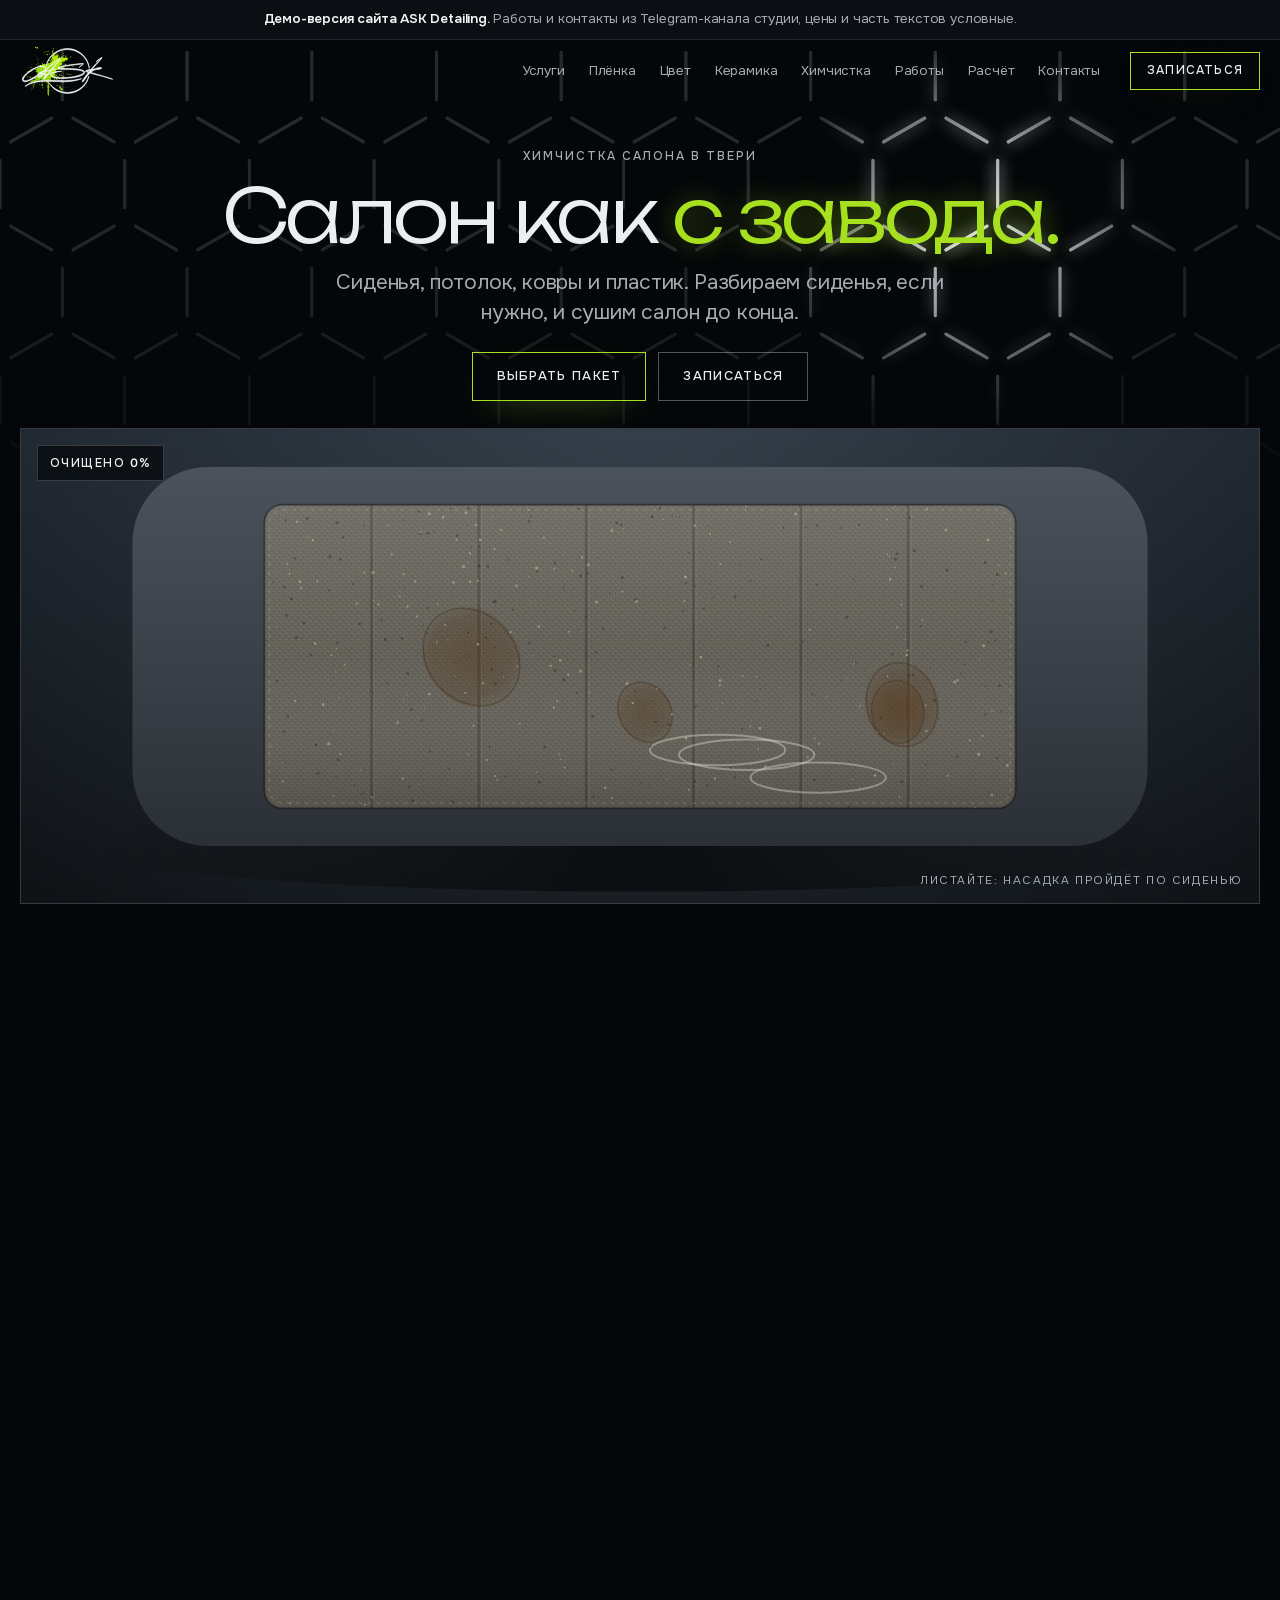
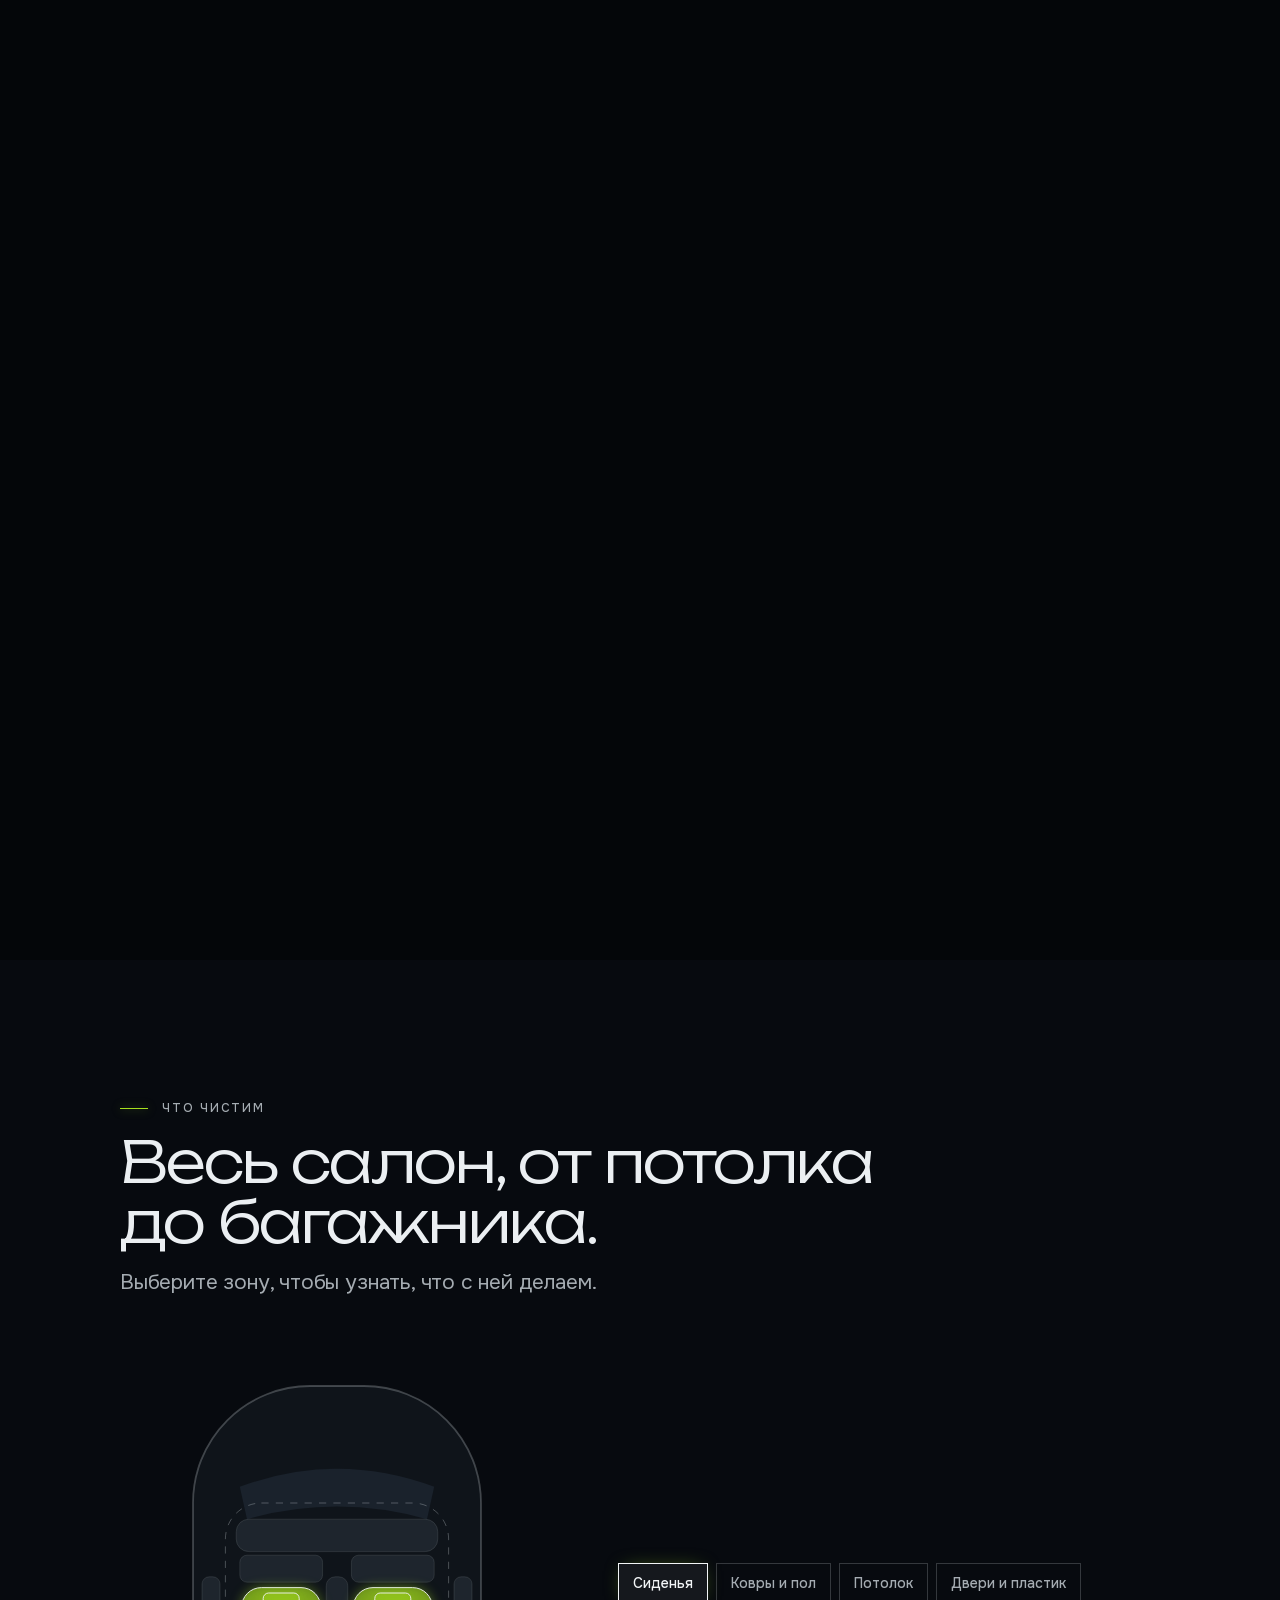
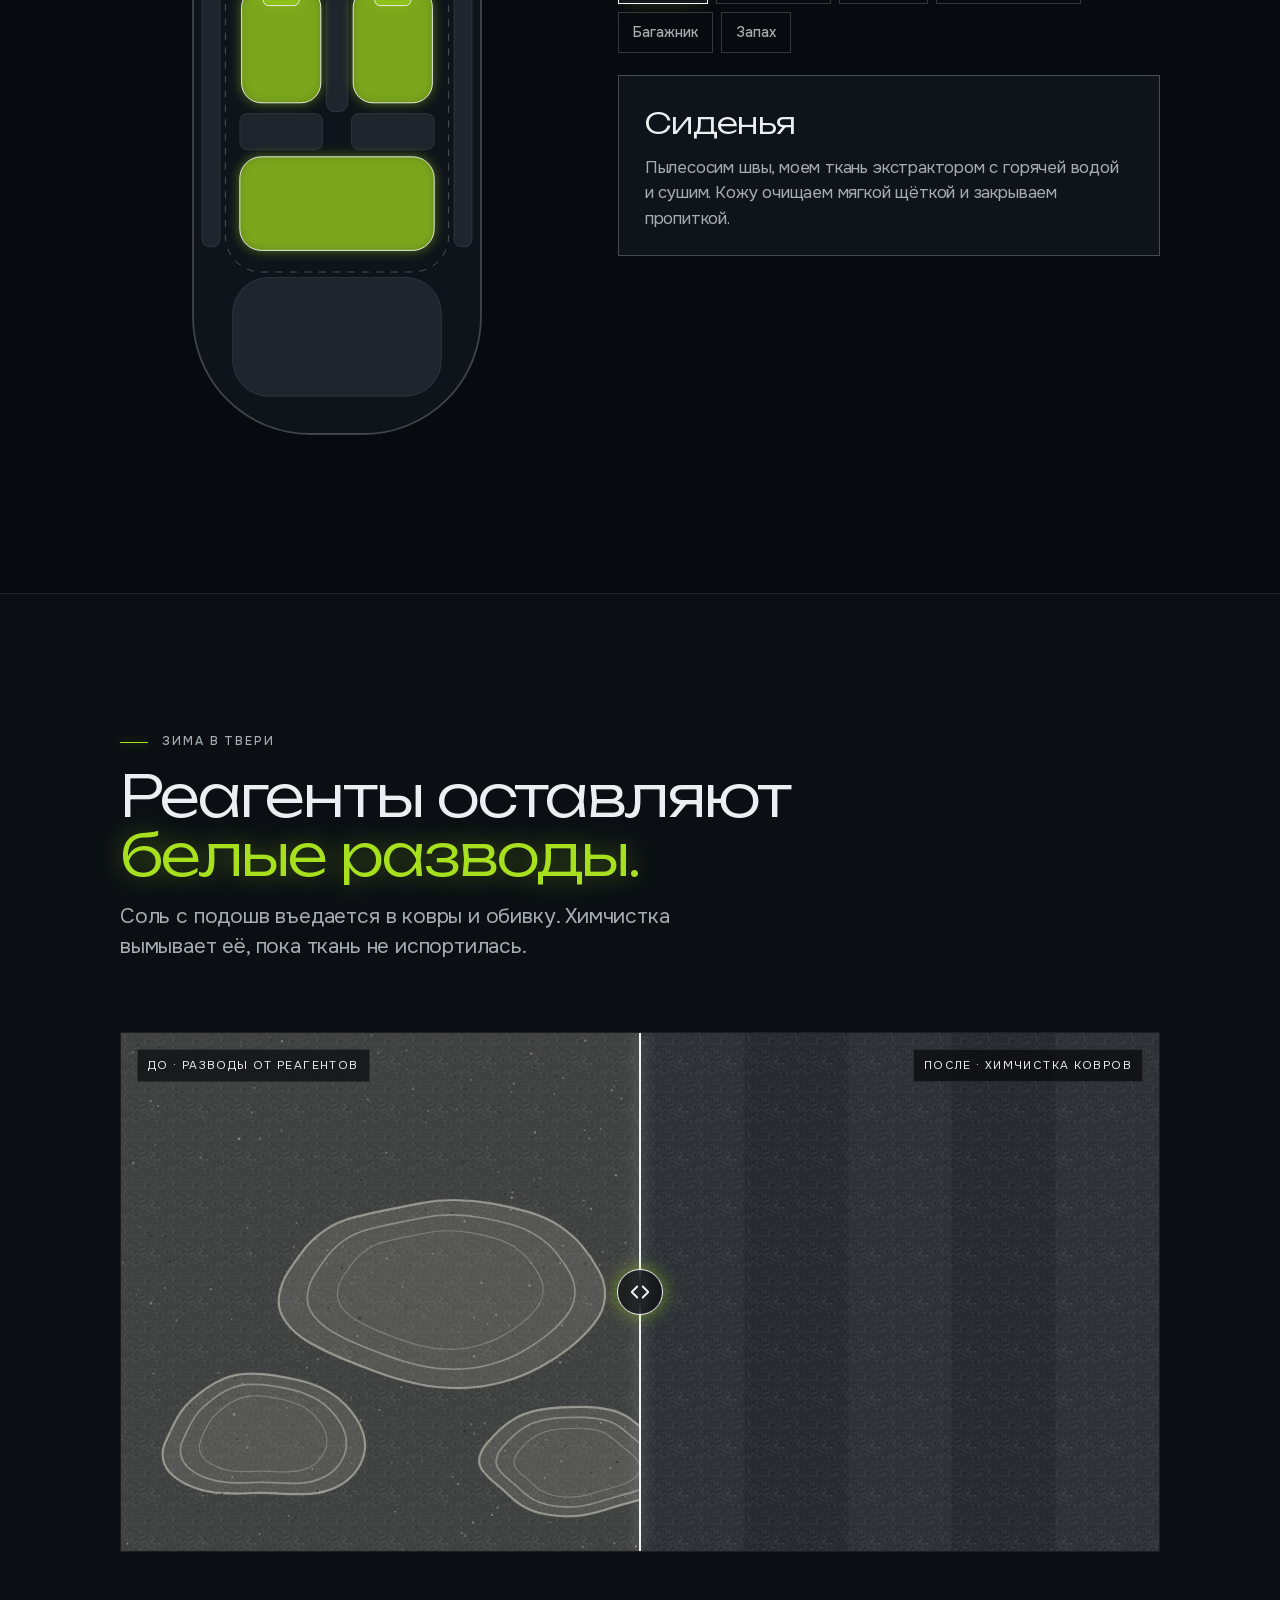
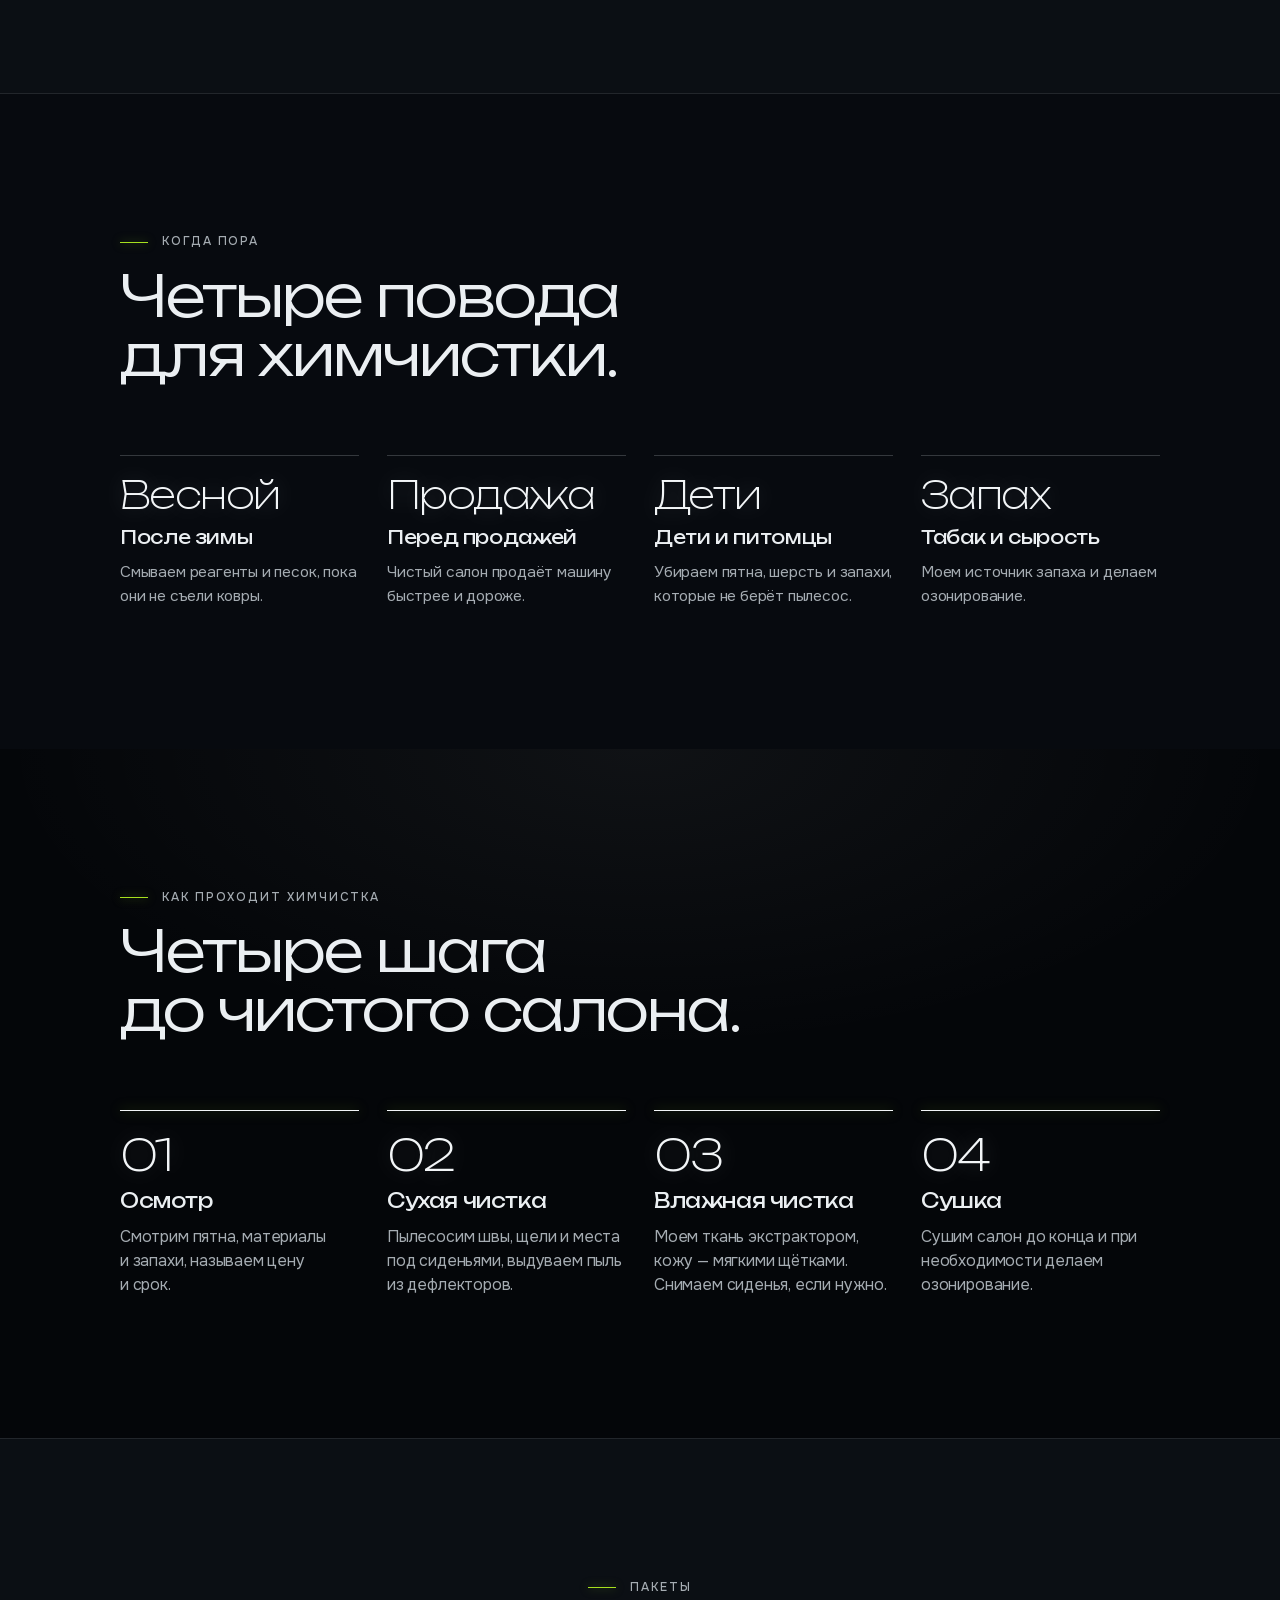
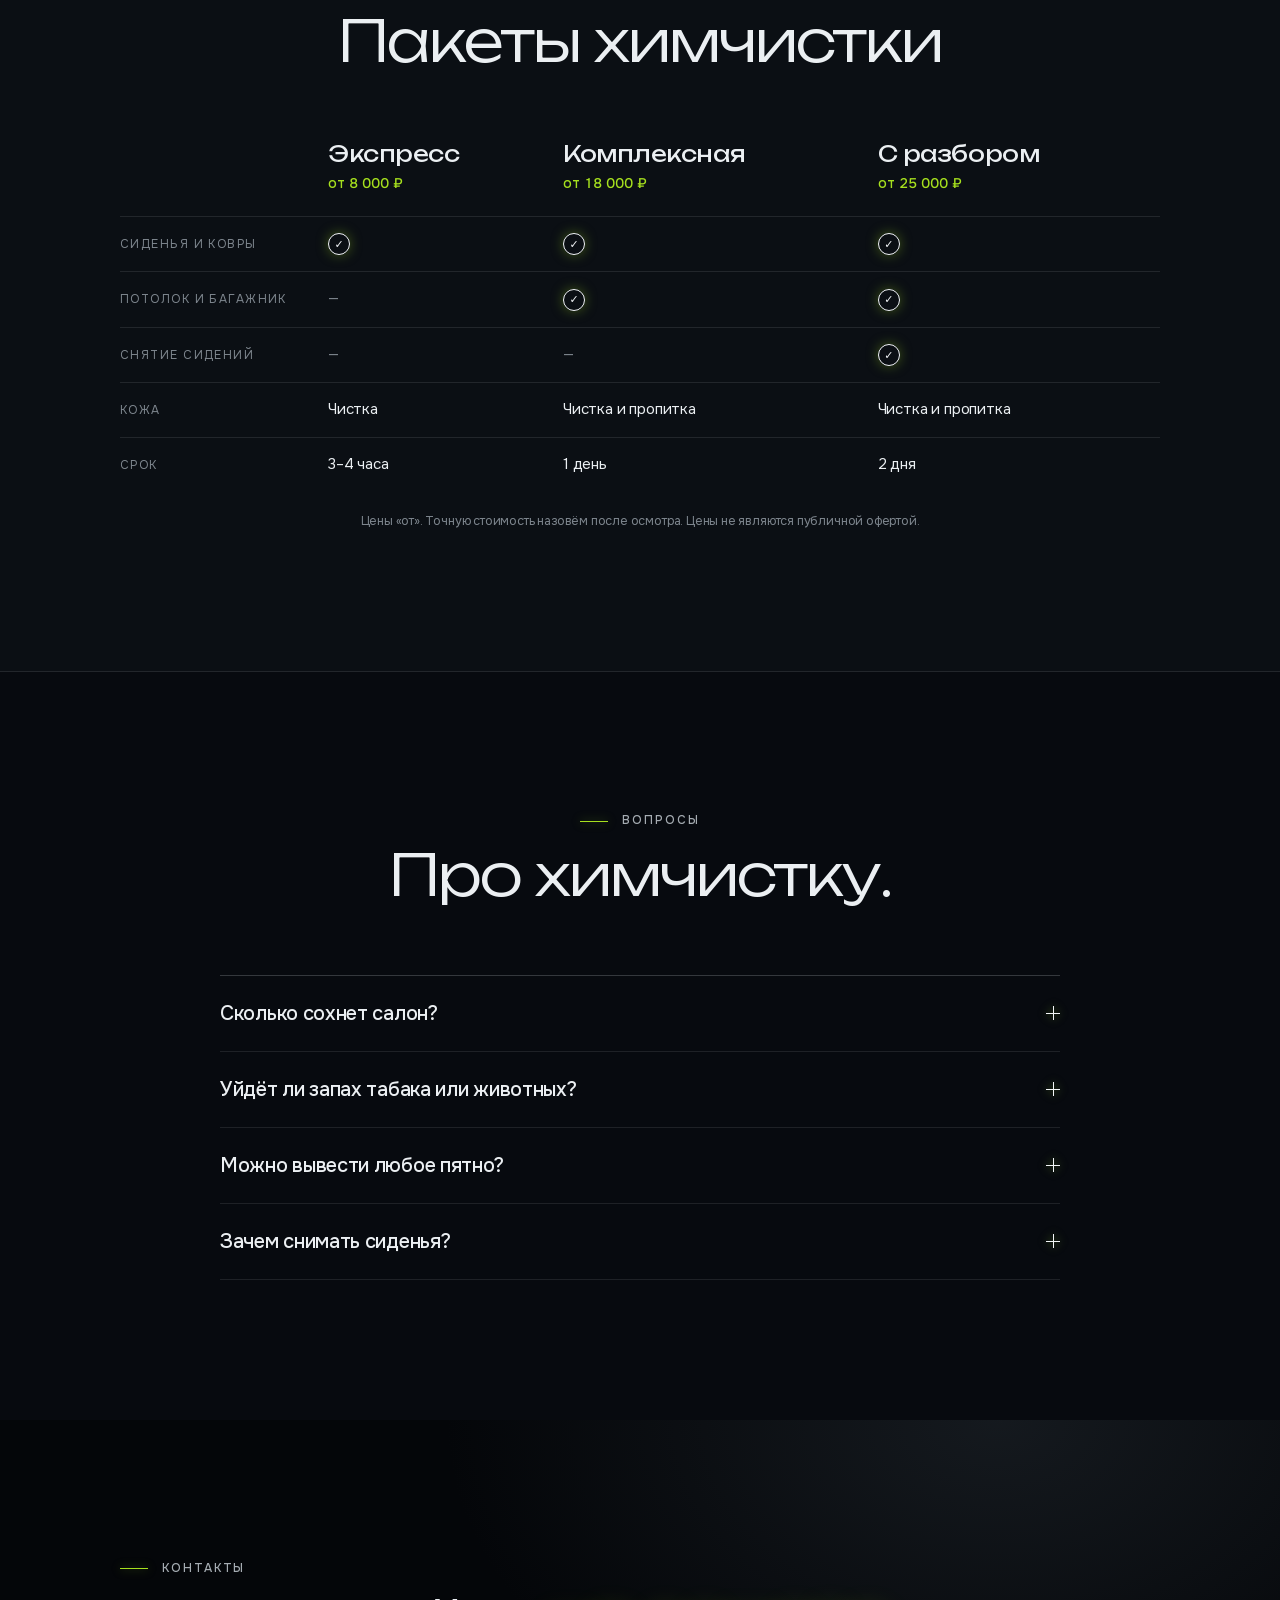
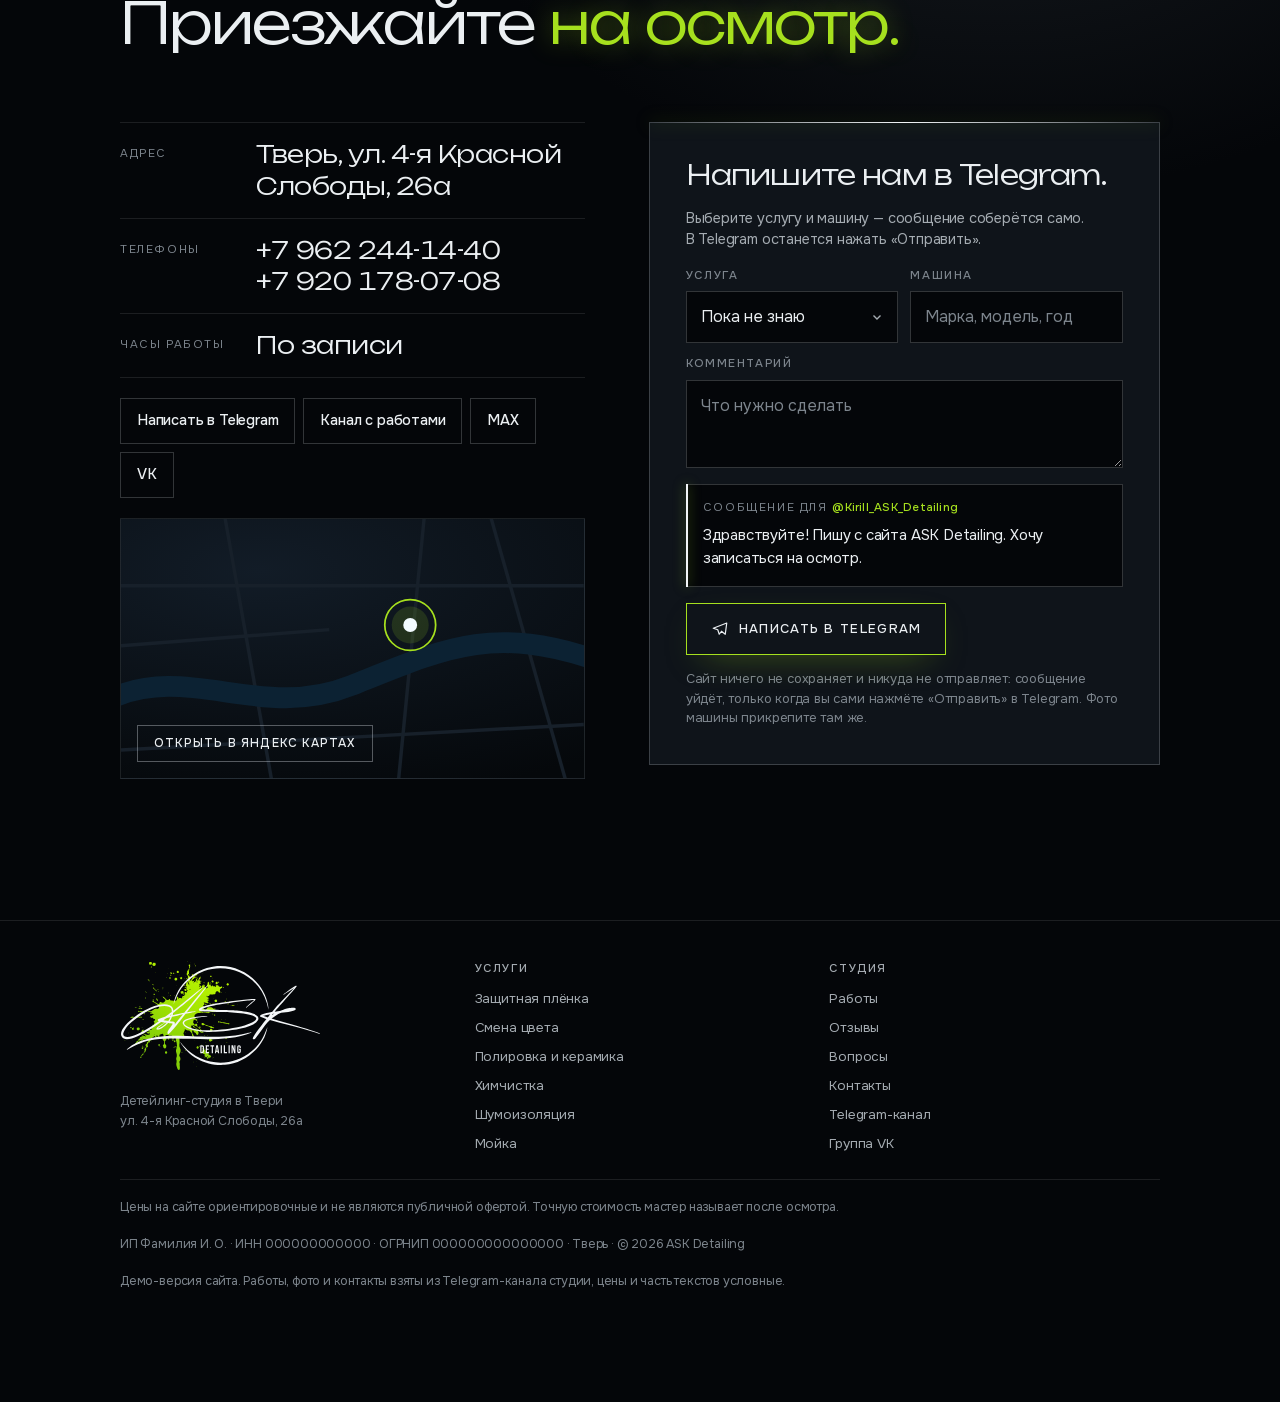
<file: himchistka.html>
<!doctype html>
<html lang="ru">
<head>
<meta charset="utf-8">
<meta name="viewport" content="width=device-width, initial-scale=1, viewport-fit=cover">
<title>Химчистка салона · ASK Detailing</title>
<meta name="claude:viewport-fit-sides" content="cover">
<meta name="description" content="Химчистка салона автомобиля в Твери: сиденья, потолок, ковры, кожа и пластик, разводы от реагентов, запахи. Химчистка с разбором сидений. Пакеты и цены.">
<meta name="robots" content="noindex">
<meta name="theme-color" content="#070a0f">
<meta name="color-scheme" content="dark">
<meta name="format-detection" content="telephone=no">
<meta name="ask-order" content="https://t.me/Kirill_ASK_Detailing">
<link rel="icon" href="favicon.svg" type="image/svg+xml">
<link rel="icon" href="favicon-32.png" type="image/png" sizes="32x32">
<link rel="apple-touch-icon" href="apple-touch-icon.png">
<meta property="og:type" content="website">
<meta property="og:locale" content="ru_RU">
<meta property="og:site_name" content="ASK Detailing">
<meta property="og:title" content="Химчистка салона · ASK Detailing">
<meta property="og:description" content="Химчистка салона автомобиля в Твери: сиденья, потолок, ковры, кожа и пластик, разводы от реагентов, запахи. Химчистка с разбором сидений. Пакеты и цены.">
<link rel="preload" href="css/fonts/onest-cyrillic.woff2" as="font" type="font/woff2" crossorigin>
<link rel="preload" href="css/fonts/unbounded-cyrillic.woff2" as="font" type="font/woff2" crossorigin>
<link rel="stylesheet" href="css/site.css?v=4d1d12e8">
<script>document.documentElement.classList.add('js');try{if(sessionStorage.getItem('ask-ld')||location.hash)document.documentElement.classList.add('ld-seen')}catch(e){document.documentElement.classList.add('ld-seen')}</script>


</head>
<body>
<div class="ribbon"><div class="wrap"><b>Демо-версия сайта ASK Detailing.</b> Работы и контакты из Telegram-канала студии, цены и часть текстов условные.</div></div>

<header class="nav">
  <div class="wrap">
    <a class="logo" href="./" aria-label="ASK Detailing, на главную"><img src="img/logo-sm.svg" alt="" width="95" height="54"></a>
    <nav class="nav-links" aria-label="Разделы">
      <a href="./#services">Услуги</a>
      <a href="zashchitnaya-plenka.html">Плёнка</a>
      <a href="smena-cveta.html">Цвет</a>
      <a href="polirovka-i-keramika.html">Керамика</a>
      <a href="himchistka.html">Химчистка</a>
      <a href="raboty.html">Работы</a>
      <a href="./#calc">Расчёт</a>
      <a href="#contacts">Контакты</a>
    </nav>
    <a class="btn primary small nav-cta" href="#contacts">Записаться</a>
    <button class="burger" type="button" aria-label="Меню" aria-expanded="false" aria-controls="mmenu"><svg viewBox="0 0 24 24" aria-hidden="true"><path d="M4 8h16M4 16h16" stroke="currentColor" stroke-width="1.8" stroke-linecap="round"/></svg></button>
  </div>
</header>
<div class="mmenu" id="mmenu" hidden>
  <ul>
    <li><a href="./#services">Услуги и цены</a></li>
    <li><a href="zashchitnaya-plenka.html">Защитная плёнка</a></li>
    <li><a href="smena-cveta.html">Смена цвета</a></li>
    <li><a href="polirovka-i-keramika.html">Полировка и керамика</a></li>
    <li><a href="himchistka.html">Химчистка салона</a></li>
    <li><a href="./#noise">Шумоизоляция</a></li>
    <li><a href="./#wash">Мойка</a></li>
    <li><a href="./#calc">Расчёт стоимости</a></li>
    <li><a href="raboty.html">Работы</a></li>
    <li><a href="./#compare">Пакеты</a></li>
    <li><a href="#faq">Вопросы</a></li>
    <li><a href="#contacts">Контакты</a></li>
  </ul>
</div>


<main id="top">
<section class="dr-hero" aria-labelledby="dr-title" data-lamp-scope>
  <div class="dr-track">
    <div class="dr-sticky">
      <div class="lamp-ceil" data-lamp data-fade="1.5" aria-hidden="true"></div>
      <div class="wrap dr-copy">
        <p class="wr-kicker">Химчистка салона в Твери</p>
        <h1 id="dr-title">Салон как <span class="lit">с завода.</span></h1>
        <p class="lead">Сиденья, потолок, ковры и пластик. Разбираем сиденья, если нужно, и сушим салон до конца.</p>
        <div class="hs-cta"><a class="btn primary" href="#compare">Выбрать пакет</a><a class="btn line" href="#contacts">Записаться</a></div>
      </div>
      <div class="wrap wide dr-stage-wrap">
        <div class="dr-stage" role="img" aria-label="Тканевое сиденье: насадка экстрактора проходит ряд за рядом и убирает пятна">
          <canvas aria-hidden="true"></canvas>
          <span class="dr-badge">Очищено <b data-dr="pct">100</b>%</span>
          <span class="dr-hint">Листайте: насадка пройдёт по сиденью</span>
        </div>
      </div>
    </div>
  </div>
</section>

<section class="band" aria-labelledby="im-title">
  <div class="wrap">
    <div class="band-head"><p class="eyebrow">Что чистим</p><h2 id="im-title">Весь салон, от потолка до багажника.</h2><p class="lead">Выберите зону, чтобы узнать, что с ней делаем.</p></div>
    <div class="imap">
      <div class="imap-car">
        <svg viewBox="0 0 400 760" role="img" aria-label="Схема салона автомобиля, вид сверху">
          <rect class="body" x="40" y="20" width="320" height="720" rx="130" stroke-width="2"/>
          <path class="wind" d="M92 132Q200 92 308 132L300 168Q200 140 100 168Z"/>
          <g class="iz" data-zone="ceiling"><rect x="76" y="150" width="248" height="410" rx="40" fill="none" stroke-width="3" stroke-dasharray="8 8"/></g>
          <g class="iz" data-zone="plastic"><rect x="88" y="168" width="224" height="36" rx="14"/><rect x="188" y="232" width="24" height="150" rx="10"/><rect x="50" y="232" width="20" height="300" rx="8"/><rect x="330" y="232" width="20" height="300" rx="8"/></g>
          <g class="iz" data-zone="carpet"><rect x="92" y="208" width="92" height="30" rx="8"/><rect x="216" y="208" width="92" height="30" rx="8"/><rect x="92" y="384" width="92" height="40" rx="8"/><rect x="216" y="384" width="92" height="40" rx="8"/></g>
          <g class="iz" data-zone="seats"><rect x="94" y="244" width="88" height="128" rx="22"/><rect x="218" y="244" width="88" height="128" rx="22"/><rect x="92" y="432" width="216" height="104" rx="24"/><rect x="118" y="250" width="40" height="14" rx="6" fill-opacity=".6"/><rect x="242" y="250" width="40" height="14" rx="6" fill-opacity=".6"/></g>
          <g class="iz" data-zone="trunk"><rect x="84" y="566" width="232" height="132" rx="40"/></g>
        </svg>
      </div>
      <div class="imap-side">
        <div class="chips imap-chips" role="group" aria-label="Зоны салона">
          <button type="button" class="chip" data-zone="seats" aria-pressed="true">Сиденья</button>
          <button type="button" class="chip" data-zone="carpet" aria-pressed="false">Ковры и пол</button>
          <button type="button" class="chip" data-zone="ceiling" aria-pressed="false">Потолок</button>
          <button type="button" class="chip" data-zone="plastic" aria-pressed="false">Двери и пластик</button>
          <button type="button" class="chip" data-zone="trunk" aria-pressed="false">Багажник</button>
          <button type="button" class="chip" data-zone="smell" aria-pressed="false">Запах</button>
        </div>
        <div class="imap-info" aria-live="polite">
          <h3 data-info="title">Сиденья</h3>
          <p data-info="text">Пылесосим швы, моем ткань экстрактором с горячей водой и сушим. Кожу очищаем мягкой щёткой и закрываем пропиткой.</p>
        </div>
        <template id="imapData">
          <p data-z="seats" data-t="Сиденья">Пылесосим швы, моем ткань экстрактором с горячей водой и сушим. Кожу очищаем мягкой щёткой и закрываем пропиткой.</p>
          <p data-z="carpet" data-t="Ковры и пол">Вымываем песок и белые разводы от реагентов. При химчистке с разбором снимаем сиденья и моем ковёр целиком.</p>
          <p data-z="ceiling" data-t="Потолок">Чистим деликатно и почти без воды, чтобы ткань не отклеилась и не провисла.</p>
          <p data-z="plastic" data-t="Двери и пластик">Убираем пыль и следы рук, закрываем пластик защитным составом без жирного блеска.</p>
          <p data-z="trunk" data-t="Багажник">Пылесосим и чистим ковролин и обивку, сушим ниши.</p>
          <p data-z="smell" data-t="Запах">Находим и убираем источник запаха, затем делаем озонирование всего салона.</p>
        </template>
      </div>
    </div>
  </div>
</section>

<section class="band mist" aria-labelledby="wn-title">
  <div class="wrap">
    <div class="band-head"><p class="eyebrow">Зима в Твери</p><h2 id="wn-title">Реагенты оставляют <span class="lit">белые разводы.</span></h2><p class="lead">Соль с подошв въедается в ковры и обивку. Химчистка вымывает её, пока ткань не испортилась.</p></div>
    <div class="ba" data-draw="carpet">
      <canvas class="after" aria-hidden="true"></canvas>
      <canvas class="before" aria-hidden="true"></canvas>
      <span class="ba-tag l">До · разводы от реагентов</span>
      <span class="ba-tag r">После · химчистка ковров</span>
      <div class="ba-line"></div>
      <input class="ba-range" id="carpetRange" type="range" min="0" max="100" value="50" aria-label="Сравнить коврик до и после химчистки">
      <div class="ba-knob" aria-hidden="true"><svg viewBox="0 0 24 24"><path d="M9 6l-6 6 6 6M15 6l6 6-6 6" fill="none" stroke="currentColor" stroke-width="2" stroke-linecap="round" stroke-linejoin="round"/></svg></div>
    </div>
  </div>
</section>

<section class="band" aria-labelledby="wh-title">
  <div class="wrap">
    <div class="band-head"><p class="eyebrow">Когда пора</p><h2 id="wh-title">Четыре повода для химчистки.</h2></div>
    <div class="care">
      <div class="care-item"><b>Весной</b><h3>После зимы</h3><p>Смываем реагенты и песок, пока они не съели ковры.</p></div>
      <div class="care-item"><b>Продажа</b><h3>Перед продажей</h3><p>Чистый салон продаёт машину быстрее и дороже.</p></div>
      <div class="care-item"><b>Дети</b><h3>Дети и питомцы</h3><p>Убираем пятна, шерсть и запахи, которые не берёт пылесос.</p></div>
      <div class="care-item"><b>Запах</b><h3>Табак и сырость</h3><p>Моем источник запаха и делаем озонирование.</p></div>
    </div>
  </div>
</section>

<section class="band night" aria-labelledby="dp-title">
  <div class="wrap">
    <div class="band-head"><p class="eyebrow">Как проходит химчистка</p><h2 id="dp-title">Четыре шага до чистого салона.</h2></div>
    <ol class="steps">
      <li class="step"><h3>Осмотр</h3><p>Смотрим пятна, материалы и запахи, называем цену и срок.</p></li>
      <li class="step"><h3>Сухая чистка</h3><p>Пылесосим швы, щели и места под сиденьями, выдуваем пыль из дефлекторов.</p></li>
      <li class="step"><h3>Влажная чистка</h3><p>Моем ткань экстрактором, кожу — мягкими щётками. Снимаем сиденья, если нужно.</p></li>
      <li class="step"><h3>Сушка</h3><p>Сушим салон до конца и при необходимости делаем озонирование.</p></li>
    </ol>
  </div>
</section>

<section class="band mist" id="compare" data-start="dry" aria-labelledby="cmp-title">
  <div class="wrap">
    <div class="band-head center"><p class="eyebrow">Пакеты</p><h2 id="cmp-title">Пакеты химчистки</h2></div>
    <div class="cmp-scroll"></div>
    <p class="calc-fine cmp-note">Цены «от». Точную стоимость назовём после осмотра. Цены не являются публичной офертой.</p>
  </div>
</section>

<section class="band" id="faq" aria-labelledby="faq-title">
  <div class="wrap">
    <div class="band-head center"><p class="eyebrow">Вопросы</p><h2 id="faq-title">Про химчистку.</h2></div>
    <div class="faq">
      <details><summary>Сколько сохнет салон?</summary><p>Сушим в студии, поэтому машину забираете сухой. Химчистка занимает от нескольких часов, с разбором сидений — до двух дней.</p></details>
      <details><summary>Уйдёт ли запах табака или животных?</summary><p>Чаще всего да: моем источники запаха и делаем озонирование. Сильный застарелый запах иногда требует повторной обработки.</p></details>
      <details><summary>Можно вывести любое пятно?</summary><p>Большинство пятен уходят. Старые следы краски, чернил и въевшиеся разводы от реагентов могут остаться светлее, об этом скажем на осмотре.</p></details>
      <details><summary>Зачем снимать сиденья?</summary><p>Под сиденьями собираются песок, грязь и влага, а ковёр под ними без разбора не отмыть. Разбор нужен при сильном загрязнении, после залития и перед продажей.</p></details>
    </div>
  </div>
</section>

<section class="band night" id="contacts" aria-labelledby="ct-title">
  <div class="wrap">
    <div class="band-head"><p class="eyebrow">Контакты</p><h2 id="ct-title">Приезжайте <span class="lit">на осмотр.</span></h2></div>
    <div class="contact">
      <div class="c-info">
        <div class="c-line"><span>Адрес</span><b>Тверь, ул. 4-я Красной Слободы, 26а</b></div>
        <div class="c-line"><span>Телефоны</span><b><a href="tel:+79622441440">+7 962 244-14-40</a><a href="tel:+79201780708">+7 920 178-07-08</a></b></div>
        <div class="c-line"><span>Часы работы</span><b>По записи</b></div>
        <div class="c-btns">
          <a class="c-btn" href="https://t.me/Kirill_ASK_Detailing" target="_blank" rel="noopener" data-tg>Написать в Telegram</a>
          <a class="c-btn" href="https://t.me/askdetailing" target="_blank" rel="noopener">Канал с работами</a>
          <a class="c-btn" href="#" data-ph="Здесь будет ссылка на чат студии в MAX, если он есть.">MAX</a>
          <a class="c-btn" href="https://vk.ru/club202901436" target="_blank" rel="noopener">VK</a>
        </div>
        <div class="c-map">
          <svg viewBox="0 0 400 225" preserveAspectRatio="xMidYMid slice" aria-hidden="true">
            <g stroke="#17202a" stroke-width="3" fill="none"><path d="M0 58H400"/><path d="M0 200L400 178"/><path d="M90 0L130 225"/><path d="M262 0L240 225"/><path d="M320 0L384 225"/><path d="M0 110L180 96"/></g>
            <path d="M-10 156C60 124 120 176 200 144S320 92 410 122" fill="none" stroke="#0c2233" stroke-width="18" stroke-linecap="round"/>
            <circle class="pin" cx="250" cy="92" r="22" fill="none" stroke="#a6e01e" stroke-width="1.5"/><circle cx="250" cy="92" r="16" fill="rgba(166,224,30,.14)"/><circle cx="250" cy="92" r="6" fill="#f2fbff"/>
          </svg>
          <a class="btn line small" href="https://yandex.ru/maps/?text=%D0%A2%D0%B2%D0%B5%D1%80%D1%8C%2C%204-%D1%8F%20%D0%9A%D1%80%D0%B0%D1%81%D0%BD%D0%BE%D0%B9%20%D0%A1%D0%BB%D0%BE%D0%B1%D0%BE%D0%B4%D1%8B%2C%2026%D0%B0" target="_blank" rel="noopener">Открыть в Яндекс Картах</a>
        </div>
      </div>
      <form class="form tg-form" id="requestForm" novalidate>
        <h3>Напишите нам в Telegram.</h3>
        <p class="note">Выберите услугу и машину — сообщение соберётся само. В Telegram останется нажать «Отправить».</p>
        <div class="fgrid">
          <div class="field"><label for="fService">Услуга</label><select id="fService" name="service"><option value="">Пока не знаю</option><option value="ppf">Защитная плёнка</option><option value="wrap">Смена цвета</option><option value="ceramic">Полировка и керамика</option><option value="dry">Химчистка</option><option value="wash">Мойка</option><option value="tint">Тонировка</option><option value="noise">Шумоизоляция</option><option value="equip">Доп. оборудование</option><option value="style">Антихром и стайлинг</option><option value="other">Другое</option></select></div>
          <div class="field"><label for="fCar">Машина</label><input id="fCar" name="car" placeholder="Марка, модель, год" autocomplete="off" maxlength="80"></div>
          <div class="field full"><label for="fNote">Комментарий</label><textarea id="fNote" name="note" placeholder="Что нужно сделать" maxlength="600"></textarea></div>
        </div>
        <div class="tg-msg">
          <p class="tg-to">Сообщение для <b data-tg-to>@Kirill_ASK_Detailing</b></p>
          <p class="tg-text" data-tg-text>Здравствуйте! Пишу с сайта ASK Detailing. Хочу записаться на осмотр.</p>
        </div>
        <a class="btn primary tg-send" id="fSend" href="https://t.me/Kirill_ASK_Detailing" target="_blank" rel="noopener"><svg viewBox="0 0 24 24" aria-hidden="true"><path d="M21 4L3 11l6 2 2 6 3-4 5 4z" fill="none" stroke="currentColor" stroke-width="1.6" stroke-linejoin="round"/></svg>Написать в Telegram</a>
        <p class="consent-note">Сайт ничего не сохраняет и никуда не отправляет: сообщение уйдёт, только когда вы сами нажмёте «Отправить» в Telegram. Фото машины прикрепите там же.</p>
      </form>
    </div>
  </div>
</section>

</main>

<footer class="foot">
  <div class="wrap">
    <div class="foot-cols">
      <div class="foot-brand"><a href="./" aria-label="ASK Detailing, на главную"><img src="img/logo.svg" alt="" width="210" height="118" loading="lazy" decoding="async"></a><p>Детейлинг-студия в Твери<br>ул. 4-я Красной Слободы, 26а</p></div>
      <div><h4>Услуги</h4><ul><li><a href="zashchitnaya-plenka.html">Защитная плёнка</a></li><li><a href="smena-cveta.html">Смена цвета</a></li><li><a href="polirovka-i-keramika.html">Полировка и керамика</a></li><li><a href="himchistka.html">Химчистка</a></li><li><a href="./#noise">Шумоизоляция</a></li><li><a href="./#wash">Мойка</a></li></ul></div>
      <div><h4>Студия</h4><ul><li><a href="raboty.html">Работы</a></li><li><a href="./#reviews">Отзывы</a></li><li><a href="#faq">Вопросы</a></li><li><a href="#contacts">Контакты</a></li><li><a href="https://t.me/askdetailing" target="_blank" rel="noopener">Telegram-канал</a></li><li><a href="https://vk.ru/club202901436" target="_blank" rel="noopener">Группа VK</a></li></ul></div>
    </div>
    <p>Цены на сайте ориентировочные и не являются публичной офертой. Точную стоимость мастер называет после осмотра.</p>
    <p>ИП Фамилия И. О. · ИНН 000000000000 · ОГРНИП 000000000000000 · Тверь · © 2026 ASK Detailing</p>
    <p>Демо-версия сайта. Работы, фото и контакты взяты из Telegram-канала студии, цены и часть текстов условные.</p>
  </div>
</footer>



<nav class="mbar" aria-label="Быстрая связь">
  <a href="tel:+79622441440"><svg viewBox="0 0 24 24" aria-hidden="true"><path d="M6.6 3.5l2.6 3.4-1.7 2.2a12 12 0 0 0 5.4 5.4l2.2-1.7 3.4 2.6-1.4 3.1c-.3.6-1 1-1.7.9C9.9 18.6 5.4 14.1 4.6 8.6c-.1-.7.3-1.4.9-1.7z" fill="none" stroke="currentColor" stroke-width="1.7" stroke-linejoin="round"/></svg><span>Позвонить</span></a>
  <a href="https://t.me/Kirill_ASK_Detailing" target="_blank" rel="noopener" data-tg><svg viewBox="0 0 24 24" aria-hidden="true"><path d="M21 4L3 11l6 2 2 6 3-4 5 4z" fill="none" stroke="currentColor" stroke-width="1.7" stroke-linejoin="round"/></svg><span>Telegram</span></a>
  <a href="https://vk.ru/club202901436" target="_blank" rel="noopener"><svg viewBox="0 0 24 24" aria-hidden="true"><path d="M4 5h16v11H9l-5 4z" fill="none" stroke="currentColor" stroke-width="1.7" stroke-linejoin="round"/></svg><span>VK</span></a>
  <a href="./#calc"><svg viewBox="0 0 24 24" aria-hidden="true"><rect x="5" y="3" width="14" height="18" rx="3" fill="none" stroke="currentColor" stroke-width="1.7"/><path d="M8 7h8M8 12h2M12 12h2M16 12h0M8 16h2M12 16h2" stroke="currentColor" stroke-width="1.7" stroke-linecap="round"/></svg><span>Расчёт</span></a>
</nav>

<script id="prices-data" type="application/json">{"_note":"Цены в рублях. По прайсу студии от 8 ноября 2026: защитная плёнка, смена цвета, полировка и керамика, шумоизоляция; мойка — по прайсу от 9 ноября 2026. Пока условные: химчистка, тонировка, доп. оборудование, антихром и стайлинг. После правок пересоберите сайт.","services":{"ppfRisk":55000,"ppfFull":175000,"wrap":110000,"colorPpf":240000,"polish":15000,"noise":10000,"dry":8000,"tint":5000,"equip":3000,"style":5000},"film":{"thickness":190},"ppfPacks":[{"id":"risk","name":"Зоны риска","parts":"Капот, передние крылья, бампер, фары, стойки у лобового стекла, полоса на крышу, зеркала, внутренние пороги, погрузочная зона, зоны под ручками","zones":["hood","fenderF","bumperF","head","roof","mirror","skirt"],"days":"от 1 дня","from":55000},{"id":"full","name":"Весь кузов","parts":"Все окрашенные детали","zones":["fenderR","door","fenderF","bumperF","bumperR","skirt","roof","hood","head","mirror"],"days":"4–6 дней","from":175000}],"calc":{"_note":"zones — цена плёнки по деталям «от–до» для стандартной (std) и премиальной (pre) плёнки, от компакта до внедорожника. Передние крылья и зеркала, а у премиума ещё и фары студия оставила как было: цена для седана ×0,85…×1,25, премиум ×1,3. classes — какую часть вилки берёт класс машины: 0 — нижняя граница, 1 — верхняя. Если выбран ровно пакет из ppfPacks, цена пакета «от» пересчитывается по тем же деталям. wrap — смена цвета винилом «от», wrapClasses — множители класса для винила, spread — ширина вилки для винила.","zones":{"hood":{"std":[14000,18000],"pre":[19000,25000]},"fenderF":{"std":[14000,21000],"pre":[19000,28000]},"head":{"std":[4000,8000],"pre":[8000,11000]},"bumperF":{"std":[13000,25000],"pre":[16000,31000]},"skirt":{"std":[5000,15000],"pre":[10000,18000]},"door":{"std":[40000,48000],"pre":[48000,68000]},"fenderR":{"std":[20000,40000],"pre":[24000,32000]},"bumperR":{"std":[19000,25000],"pre":[25000,31000]},"roof":{"std":[26000,35000],"pre":[29000,45000]},"mirror":{"std":[4000,6000],"pre":[5500,8000]}},"classes":{"c":[0,0.4],"s":[0.2,0.6],"k":[0.4,0.8],"x":[0.6,1]},"wrap":{"whiteGloss":110000,"whiteMatte":140000,"color":180000,"chrome":350000},"wrapClasses":{"c":1,"s":1.18,"k":1.29,"x":1.47},"spread":0.15},"noise":{"_note":"Шумоизоляция по зонам. У потолка две цены: без панорамной крыши (price) и с ней (pano).","zones":[{"id":"doors","name":"Двери","price":20000},{"id":"floor","name":"Пол","price":60000},{"id":"roof","name":"Потолок","price":30000,"pano":10000},{"id":"trunk","name":"Багажник","price":20000},{"id":"arches","name":"Арки","price":20000}]},"wash":{"_note":"Комплексы мойки. Цены «от»: итог зависит от размера машины и загрязнения. Порядок пунктов — как в прайсе студии.","packs":[{"id":"standard","name":"Стандарт","from":1500,"items":["Двухфазная мойка кузова (губка, кисть)","Пылесос салона","Чистка педального узла","Продувка салона","Влажная уборка","Чистка трёх передних стёкол","Сушка кузова","Продувка кузова"]},{"id":"classic","name":"Классический","from":2500,"items":["Двухфазная мойка кузова (губка, кисть)","Выбивка ковролина торнадором","Чистка педального узла","Обработка пластика салона антистатическим средством","Продувка салона","Чистка стёкол","Чистка резины","Сушка кузова","Продувка кузова"]},{"id":"premium","name":"Премиум","from":4000,"items":["Двухфазная мойка кузова (губка, кисть)","Выбивка ковролина торнадором","Экспресс-химчистка пластика салона","Обработка пластика антистатическим средством","Чистка стёкол","Чистка педального узла","Чистка дисков","Чистка резины","Обработка резины кондиционером, чтобы не появлялись трещины","Уборка багажника","Сушка кузова","Продувка кузова"]},{"id":"three","name":"Трёхфазный","from":10000,"items":["Мойка кузова эмульсией","Удаление битумных пятен","Удаление металлических вкраплений и других загрязнений","Нанесение кварцевого покрытия","Выбивка ковролина торнадором","Чистка педального узла","Чистка пластика салона химическим средством","Продувка пластика салона","Обработка пластика салона антистатическим средством","Чистка стёкол","Чистка дисков","Чистка резины","Обработка резины кондиционером, чтобы не появлялись трещины","Сушка кузова микрофибровыми полотенцами","Продувка кузова турбосушкой","Уборка багажника по желанию"]}]},"compare":{"pol":{"cols":[["Керамика в 1 слой",15000],["Керамика и лёгкая полировка",25000],["Керамика и глубокая полировка",35000],["Керамика и восстанавливающая полировка",45000]],"rows":[["Полировка","—","Лёгкая","Глубокая","Восстанавливающая"],["Что даёт","Блеск и защита лака без полировки","Освежает лак, уходит лёгкая паутинка","Убирает паутинку, голограммы и мелкие царапины","Возвращает уставший лак: более глубокие риски и следы плохой полировки"],["Керамика","1 слой","+","+","+"],["Гидрофобный эффект","+","+","+","+"],["Срок","1–2 дня","1–2 дня","2–3 дня","3–4 дня"]]},"dry":{"cols":[["Экспресс",8000],["Комплексная",18000],["С разбором",25000]],"rows":[["Сиденья и ковры","+","+","+"],["Потолок и багажник","—","+","+"],["Снятие сидений","—","—","+"],["Кожа","Чистка","Чистка и пропитка","Чистка и пропитка"],["Срок","3–4 часа","1 день","2 дня"]]}}}</script>
<script src="js/vendor/lenis.min.js?v=44dcd10f"></script>
<script src="js/car.js?v=fc2ad631"></script>
<script src="js/scenes.js?v=16b79ddb"></script>
<script src="js/light.js?v=158a0e42"></script>
<script src="js/dry.js?v=bc865aed"></script>
<script src="js/tools.js?v=e75912e4"></script>


</body>
</html>
</file>
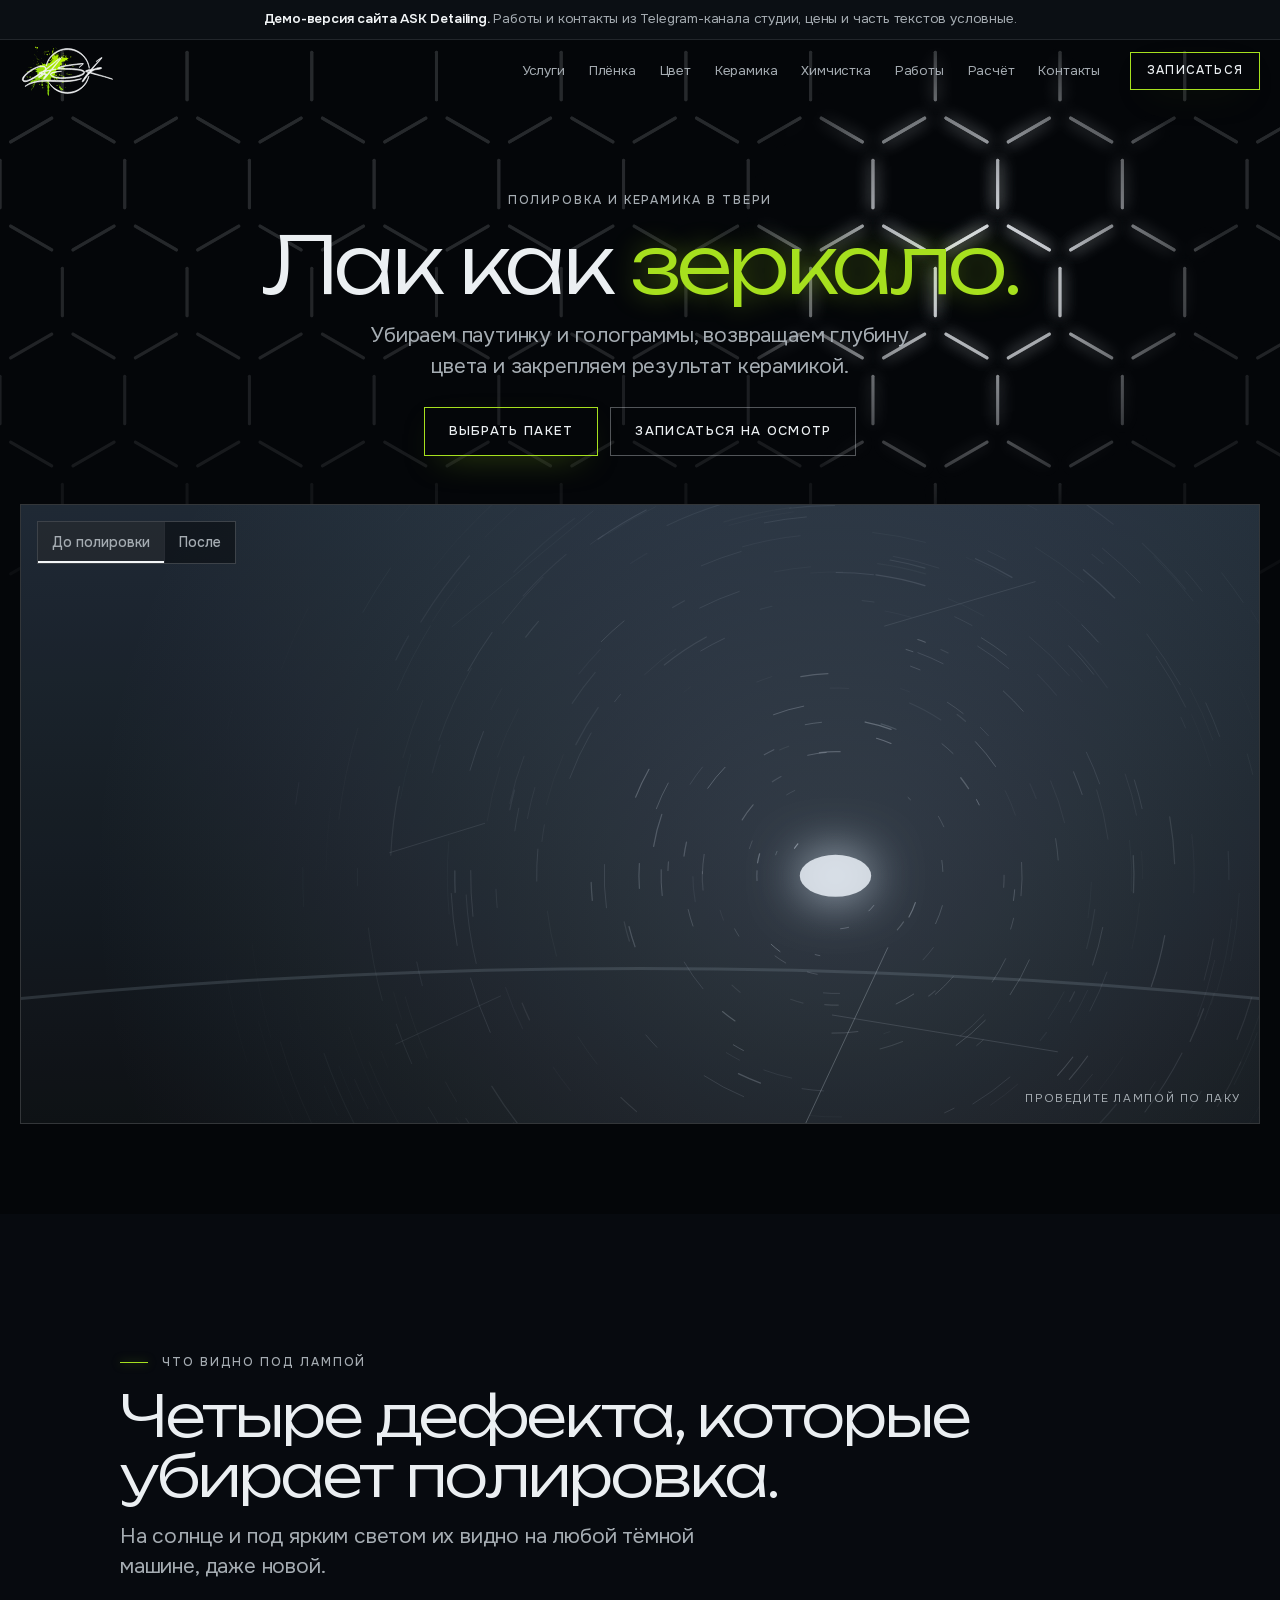
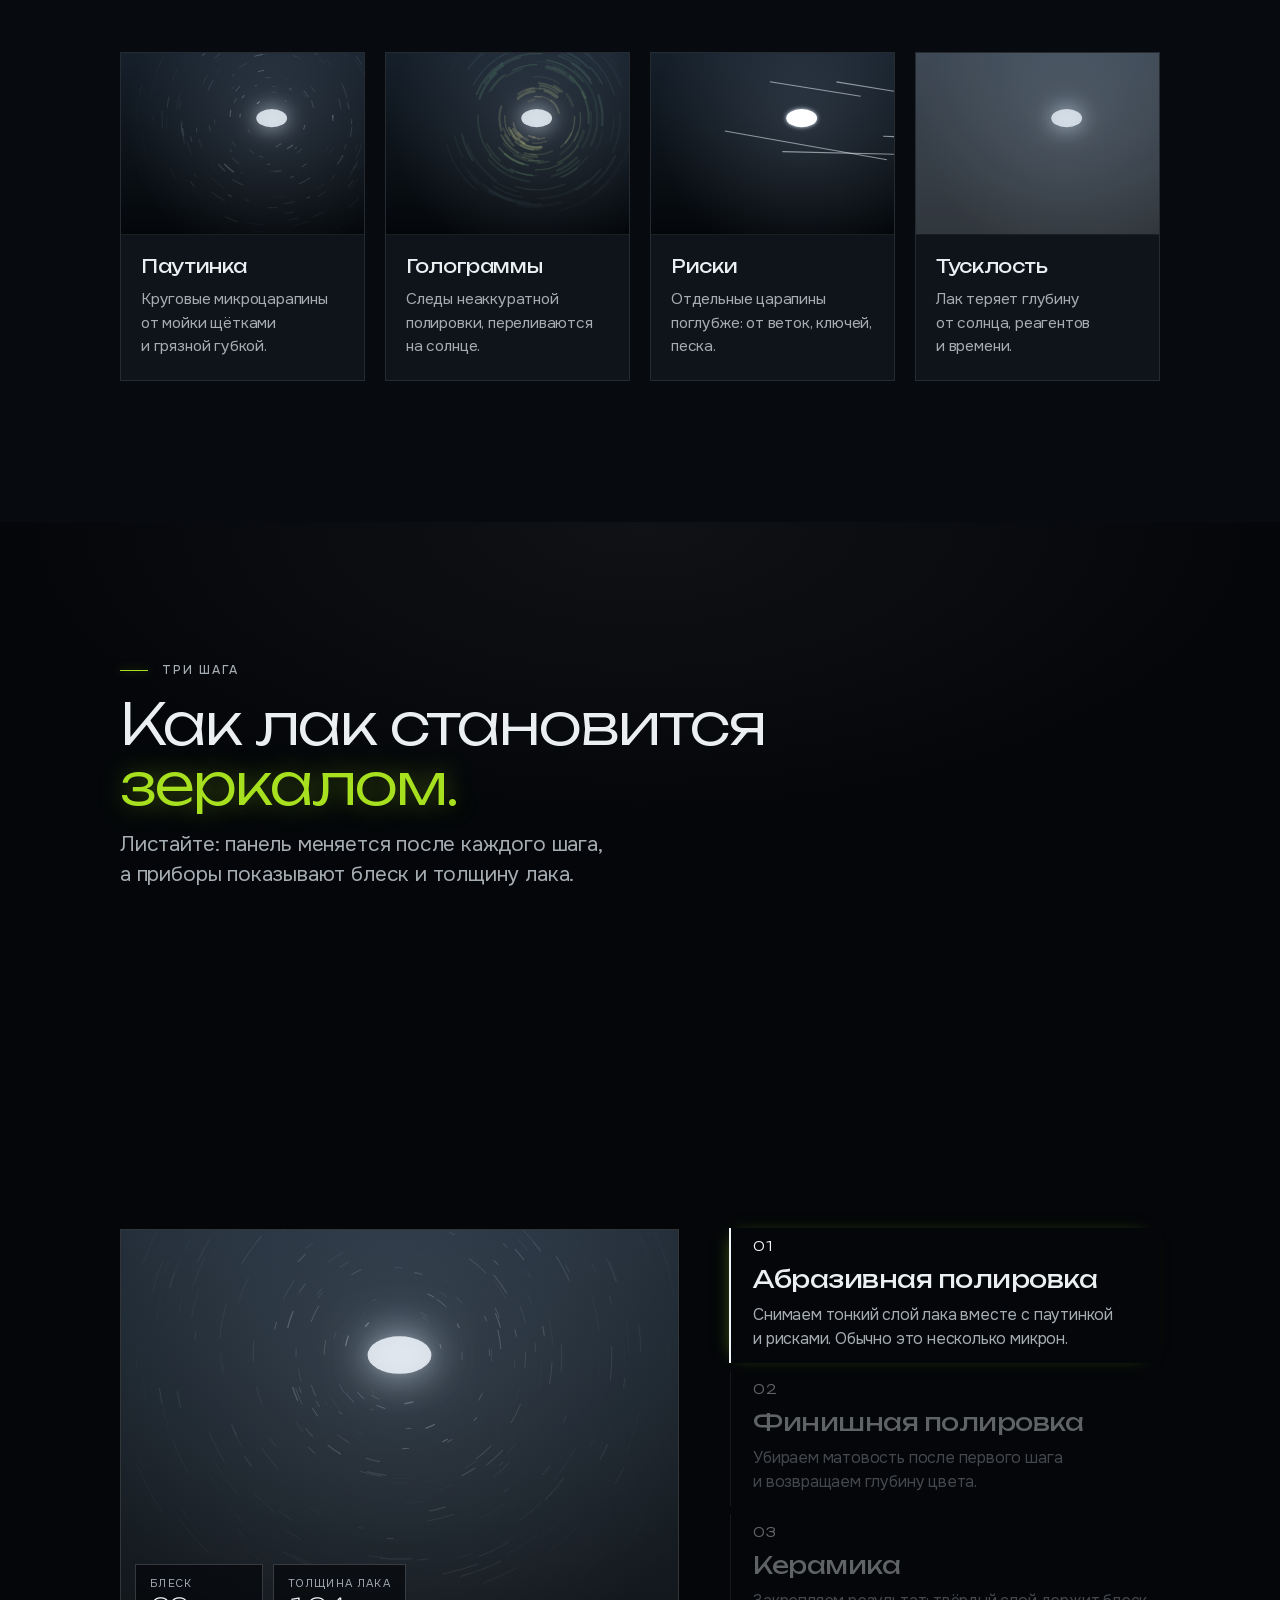
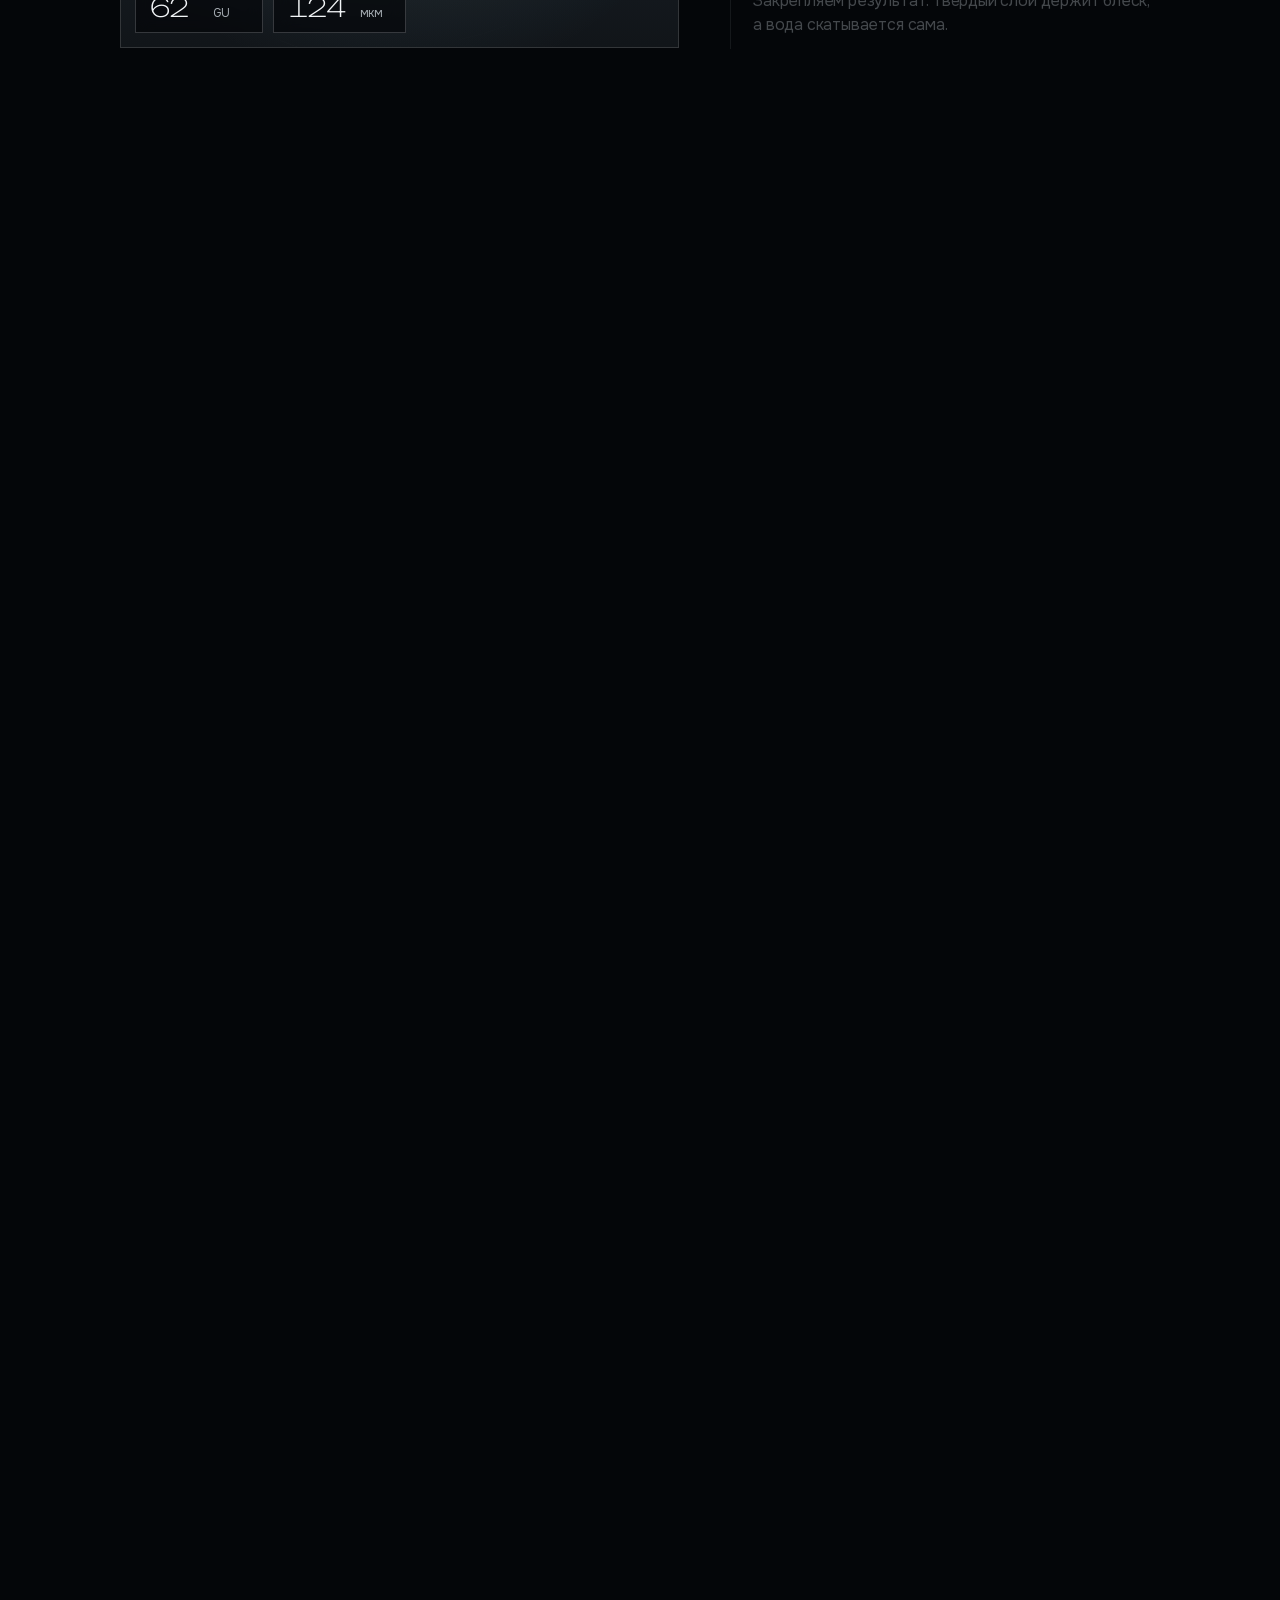
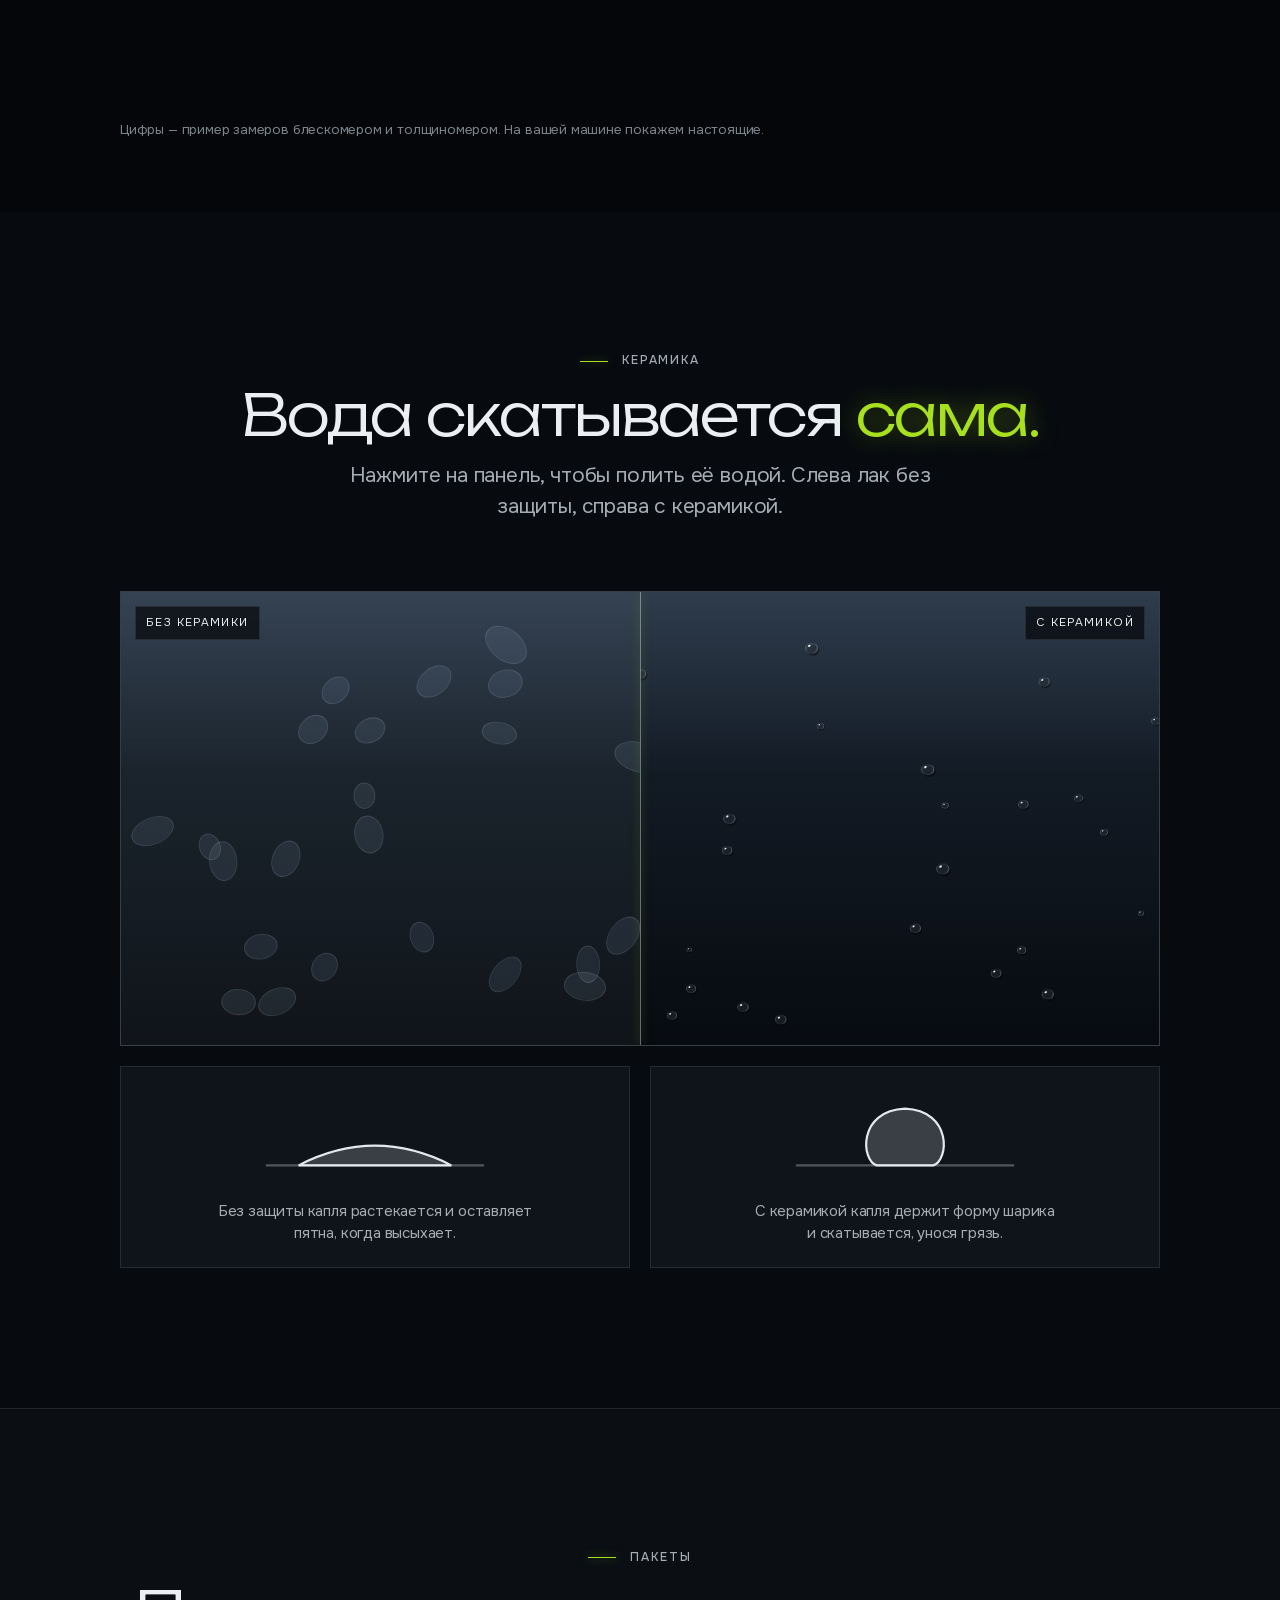
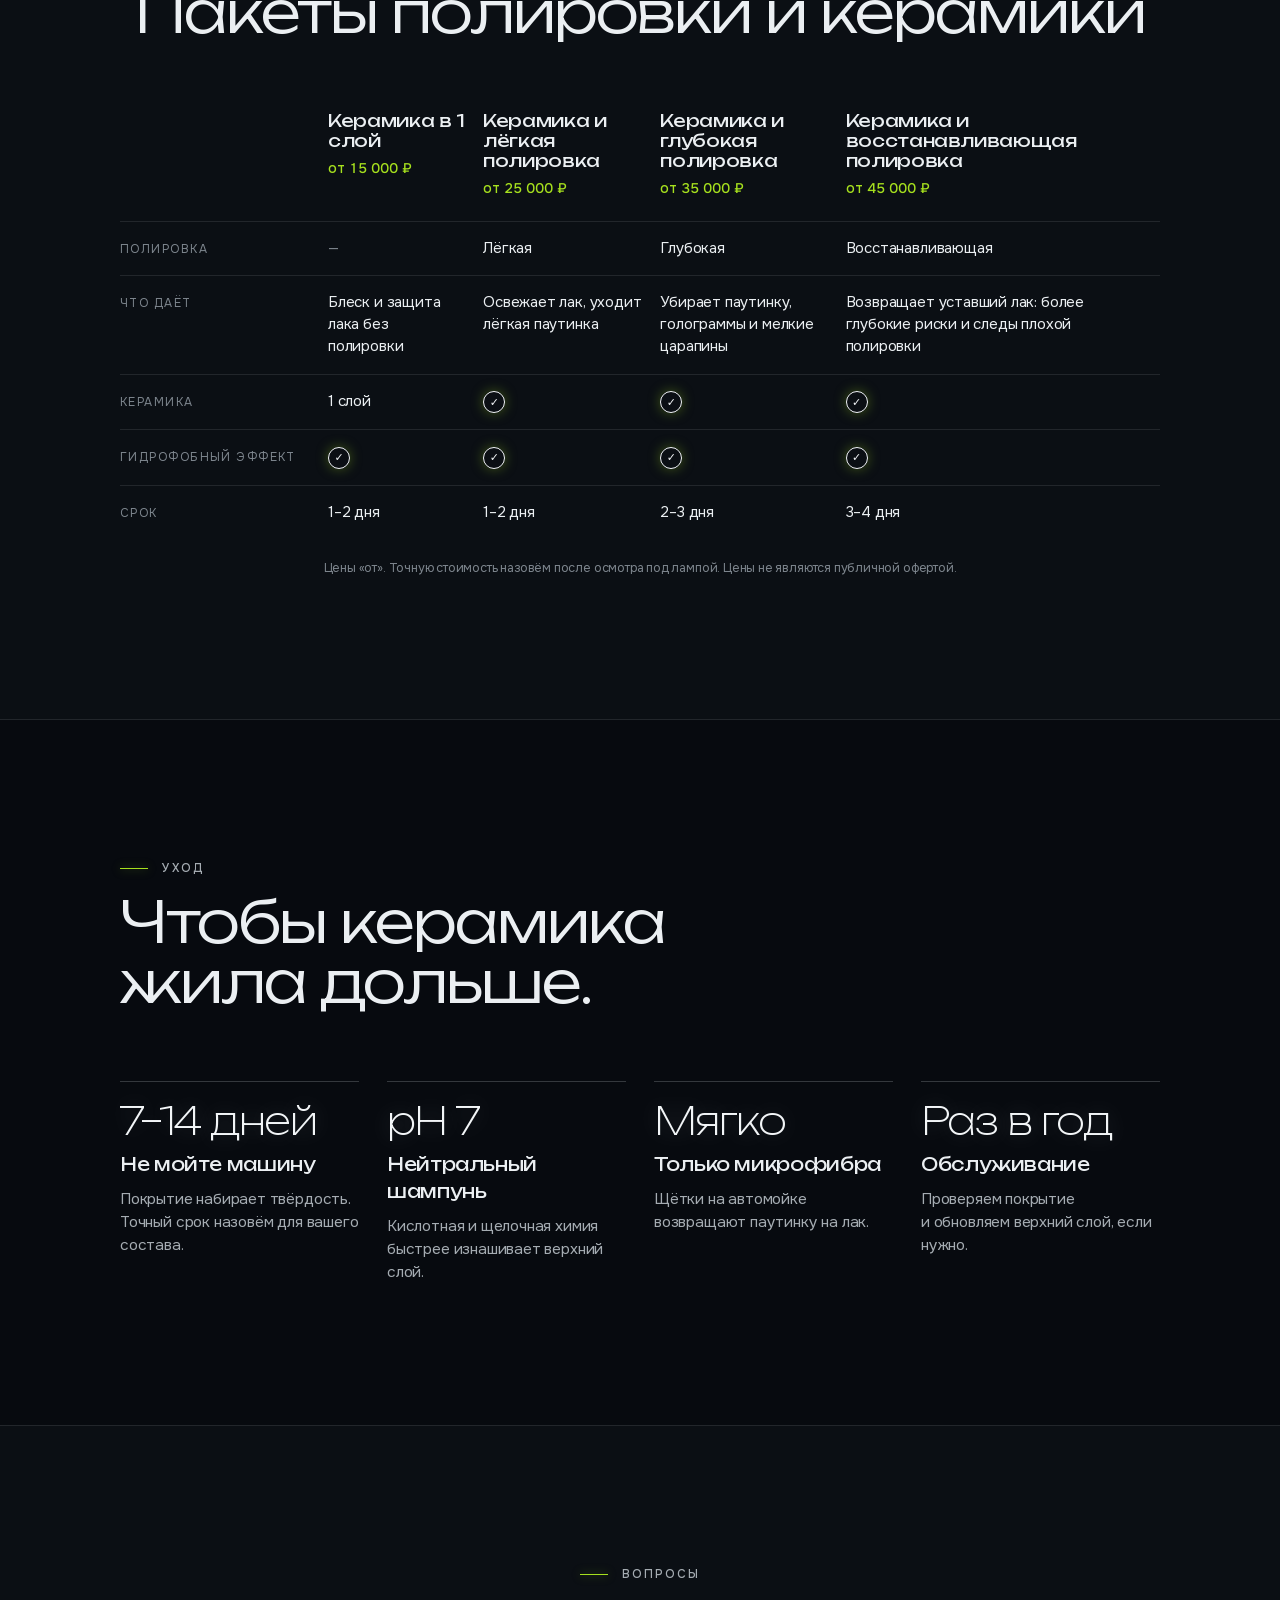
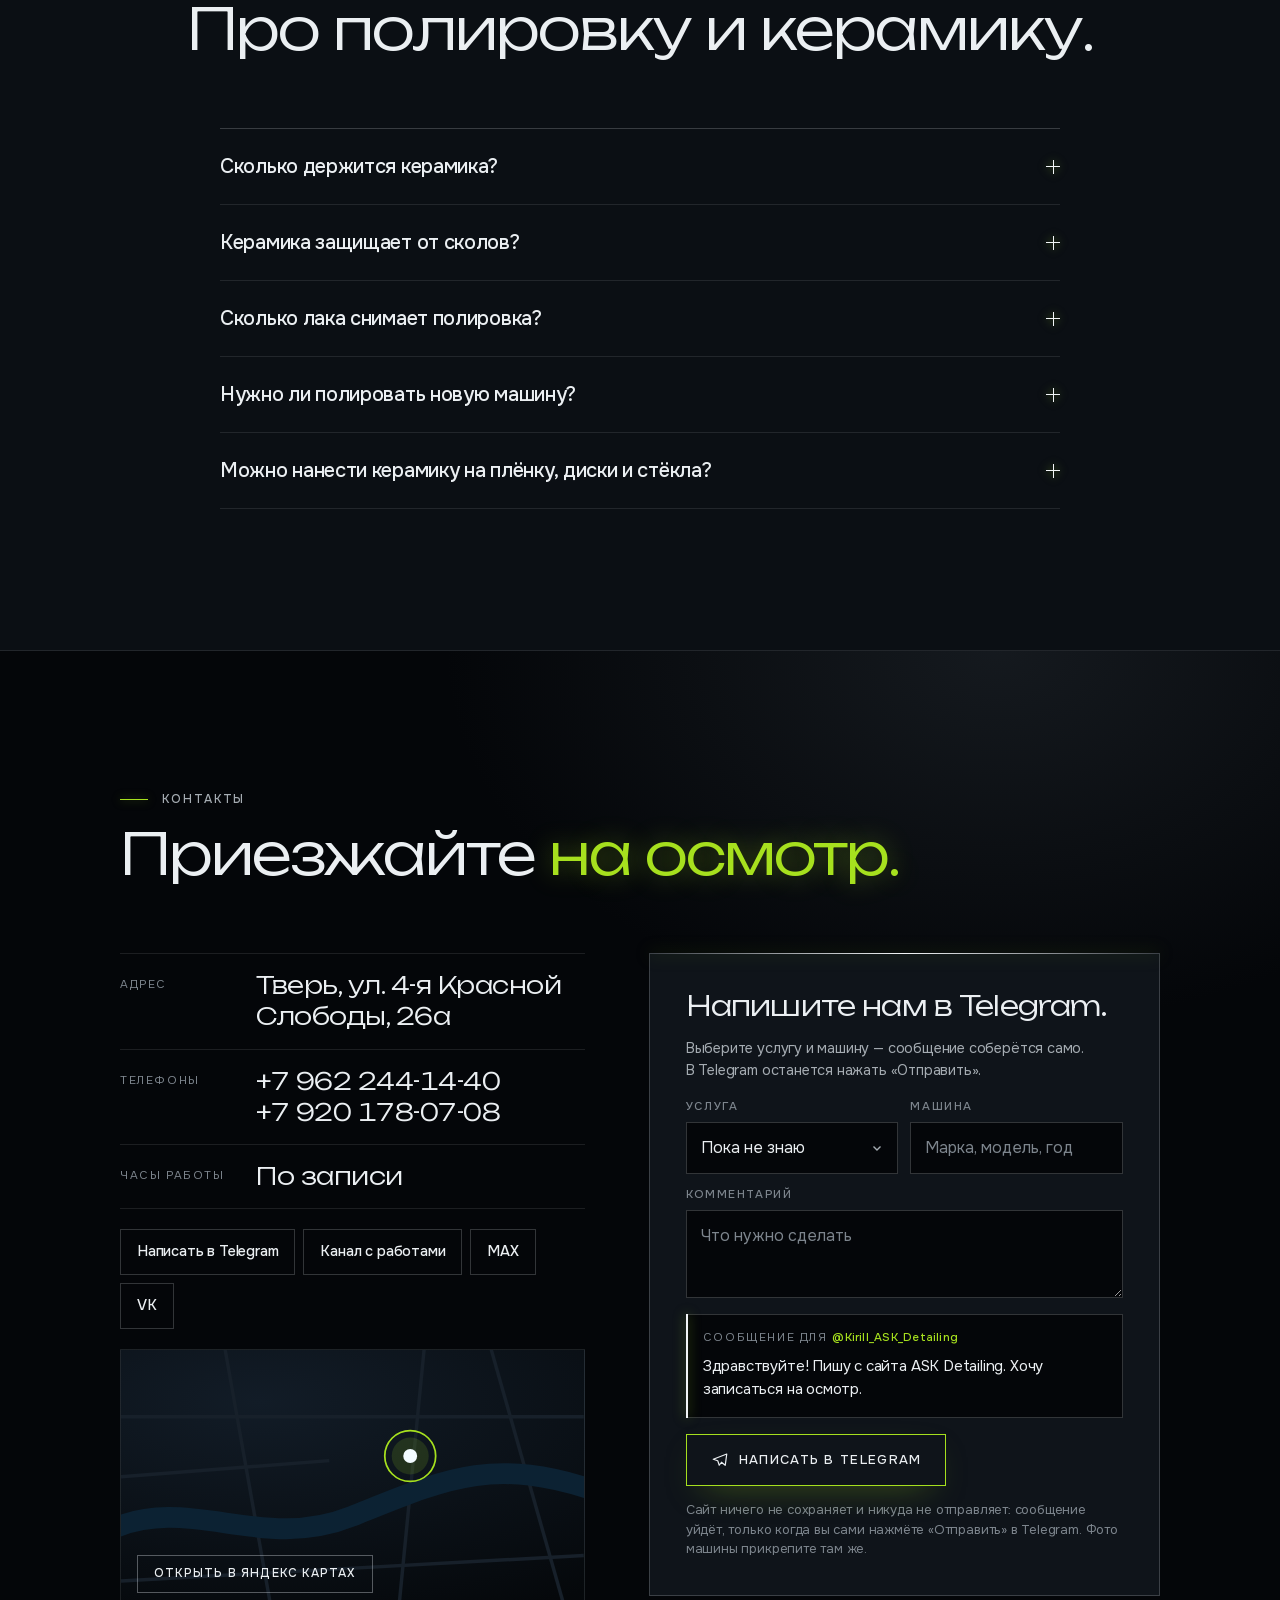
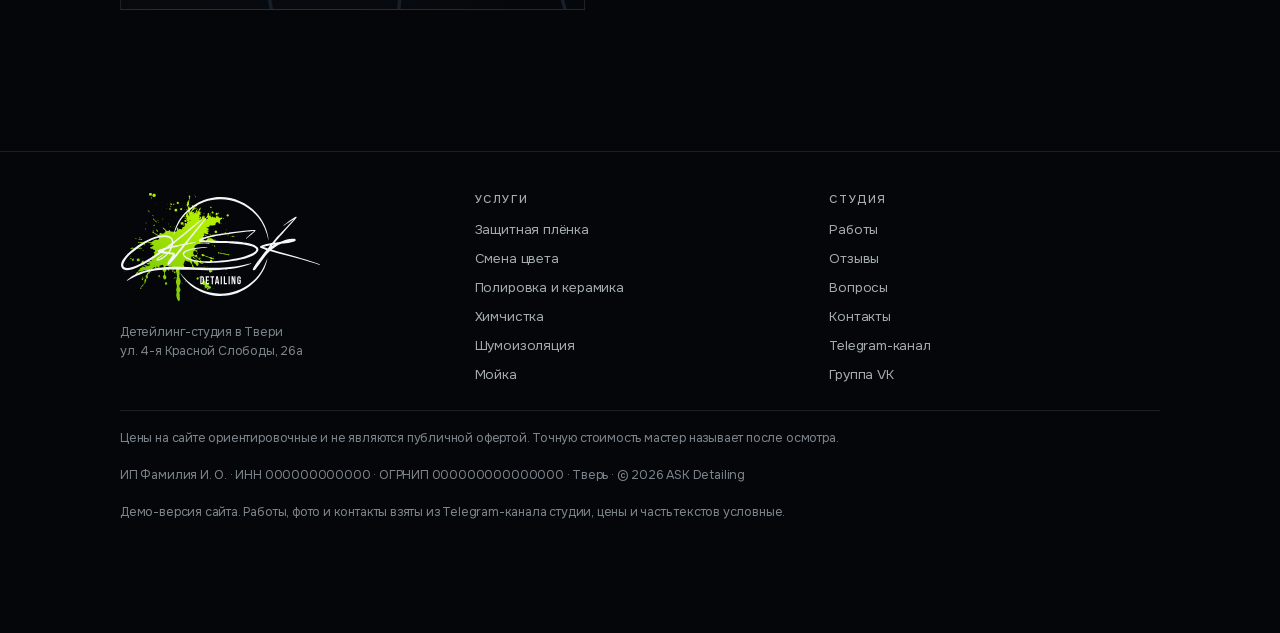
<file: polirovka-i-keramika.html>
<!doctype html>
<html lang="ru">
<head>
<meta charset="utf-8">
<meta name="viewport" content="width=device-width, initial-scale=1, viewport-fit=cover">
<title>Полировка и керамика · ASK Detailing</title>
<meta name="claude:viewport-fit-sides" content="cover">
<meta name="description" content="Полировка кузова и керамическое покрытие в Твери: убираем паутинку и голограммы, возвращаем глубину цвета, защищаем лак керамикой. Пакеты и цены.">
<meta name="robots" content="noindex">
<meta name="theme-color" content="#070a0f">
<meta name="color-scheme" content="dark">
<meta name="format-detection" content="telephone=no">
<meta name="ask-order" content="https://t.me/Kirill_ASK_Detailing">
<link rel="icon" href="favicon.svg" type="image/svg+xml">
<link rel="icon" href="favicon-32.png" type="image/png" sizes="32x32">
<link rel="apple-touch-icon" href="apple-touch-icon.png">
<meta property="og:type" content="website">
<meta property="og:locale" content="ru_RU">
<meta property="og:site_name" content="ASK Detailing">
<meta property="og:title" content="Полировка и керамика · ASK Detailing">
<meta property="og:description" content="Полировка кузова и керамическое покрытие в Твери: убираем паутинку и голограммы, возвращаем глубину цвета, защищаем лак керамикой. Пакеты и цены.">
<link rel="preload" href="css/fonts/onest-cyrillic.woff2" as="font" type="font/woff2" crossorigin>
<link rel="preload" href="css/fonts/unbounded-cyrillic.woff2" as="font" type="font/woff2" crossorigin>
<link rel="stylesheet" href="css/site.css?v=4d1d12e8">
<script>document.documentElement.classList.add('js');try{if(sessionStorage.getItem('ask-ld')||location.hash)document.documentElement.classList.add('ld-seen')}catch(e){document.documentElement.classList.add('ld-seen')}</script>


</head>
<body>
<div class="ribbon"><div class="wrap"><b>Демо-версия сайта ASK Detailing.</b> Работы и контакты из Telegram-канала студии, цены и часть текстов условные.</div></div>

<header class="nav">
  <div class="wrap">
    <a class="logo" href="./" aria-label="ASK Detailing, на главную"><img src="img/logo-sm.svg" alt="" width="95" height="54"></a>
    <nav class="nav-links" aria-label="Разделы">
      <a href="./#services">Услуги</a>
      <a href="zashchitnaya-plenka.html">Плёнка</a>
      <a href="smena-cveta.html">Цвет</a>
      <a href="polirovka-i-keramika.html">Керамика</a>
      <a href="himchistka.html">Химчистка</a>
      <a href="raboty.html">Работы</a>
      <a href="./#calc">Расчёт</a>
      <a href="#contacts">Контакты</a>
    </nav>
    <a class="btn primary small nav-cta" href="#contacts">Записаться</a>
    <button class="burger" type="button" aria-label="Меню" aria-expanded="false" aria-controls="mmenu"><svg viewBox="0 0 24 24" aria-hidden="true"><path d="M4 8h16M4 16h16" stroke="currentColor" stroke-width="1.8" stroke-linecap="round"/></svg></button>
  </div>
</header>
<div class="mmenu" id="mmenu" hidden>
  <ul>
    <li><a href="./#services">Услуги и цены</a></li>
    <li><a href="zashchitnaya-plenka.html">Защитная плёнка</a></li>
    <li><a href="smena-cveta.html">Смена цвета</a></li>
    <li><a href="polirovka-i-keramika.html">Полировка и керамика</a></li>
    <li><a href="himchistka.html">Химчистка салона</a></li>
    <li><a href="./#noise">Шумоизоляция</a></li>
    <li><a href="./#wash">Мойка</a></li>
    <li><a href="./#calc">Расчёт стоимости</a></li>
    <li><a href="raboty.html">Работы</a></li>
    <li><a href="./#compare">Пакеты</a></li>
    <li><a href="#faq">Вопросы</a></li>
    <li><a href="#contacts">Контакты</a></li>
  </ul>
</div>


<main id="top">
<section class="pl-hero" aria-labelledby="pl-title" data-lamp-scope>
  <div class="lamp-ceil" data-lamp data-fade="1.4" aria-hidden="true"></div>
  <div class="wrap pl-copy">
    <p class="hs-kicker">Полировка и керамика в Твери</p>
    <h1 id="pl-title">Лак как <span class="lit">зеркало.</span></h1>
    <p class="lead">Убираем паутинку и голограммы, возвращаем глубину цвета и закрепляем результат керамикой.</p>
    <div class="hs-cta"><a class="btn primary" href="#compare">Выбрать пакет</a><a class="btn line" href="#contacts">Записаться на осмотр</a></div>
  </div>
  <div class="wrap wide">
    <div class="lamp" role="img" aria-label="Тёмный лак под лампой: до полировки видны круговые царапины, после — чистое отражение">
      <canvas aria-hidden="true"></canvas>
      <div class="lamp-ui"><div class="seg dark" role="group" aria-label="Состояние лака"><button type="button" data-v="before" aria-pressed="true">До полировки</button><button type="button" data-v="after" aria-pressed="false">После</button></div></div>
      <p class="lamp-hint">Проведите лампой по лаку</p>
    </div>
  </div>
</section>

<section class="band" aria-labelledby="df-title">
  <div class="wrap">
    <div class="band-head"><p class="eyebrow">Что видно под лампой</p><h2 id="df-title">Четыре дефекта, которые убирает полировка.</h2><p class="lead">На солнце и под ярким светом их видно на любой тёмной машине, даже новой.</p></div>
    <div class="defects">
      <article class="defect"><canvas class="defect-pic" data-defect="swirl" aria-hidden="true"></canvas><div class="defect-body"><h3>Паутинка</h3><p>Круговые микроцарапины от мойки щётками и грязной губкой.</p></div></article>
      <article class="defect"><canvas class="defect-pic" data-defect="holo" aria-hidden="true"></canvas><div class="defect-body"><h3>Голограммы</h3><p>Следы неаккуратной полировки, переливаются на солнце.</p></div></article>
      <article class="defect"><canvas class="defect-pic" data-defect="scratch" aria-hidden="true"></canvas><div class="defect-body"><h3>Риски</h3><p>Отдельные царапины поглубже: от веток, ключей, песка.</p></div></article>
      <article class="defect"><canvas class="defect-pic" data-defect="dull" aria-hidden="true"></canvas><div class="defect-body"><h3>Тусклость</h3><p>Лак теряет глубину от солнца, реагентов и времени.</p></div></article>
    </div>
  </div>
</section>

<section class="band night pl-stages" aria-labelledby="stg-title">
  <div class="wrap"><div class="band-head"><p class="eyebrow">Три шага</p><h2 id="stg-title">Как лак становится <span class="lit">зеркалом.</span></h2><p class="lead">Листайте: панель меняется после каждого шага, а приборы показывают блеск и толщину лака.</p></div></div>
  <div class="stg-track">
    <div class="stg-sticky wrap">
      <div class="stg-panel">
        <canvas aria-hidden="true"></canvas>
        <div class="stg-meters">
          <div><span>Блеск</span><b data-m="gloss">92</b><small>GU</small></div>
          <div><span>Толщина лака</span><b data-m="mic">121</b><small>мкм</small></div>
        </div>
      </div>
      <ol class="stg-list">
        <li data-s="0"><h3>Абразивная полировка</h3><p>Снимаем тонкий слой лака вместе с паутинкой и рисками. Обычно это несколько микрон.</p></li>
        <li data-s="1"><h3>Финишная полировка</h3><p>Убираем матовость после первого шага и возвращаем глубину цвета.</p></li>
        <li data-s="2"><h3>Керамика</h3><p>Закрепляем результат: твёрдый слой держит блеск, а вода скатывается сама.</p></li>
      </ol>
    </div>
  </div>
  <p class="wrap stg-note">Цифры — пример замеров блескомером и толщиномером. На вашей машине покажем настоящие.</p>
</section>

<section class="band pl-water" aria-labelledby="wt-title">
  <div class="wrap">
    <div class="band-head center"><p class="eyebrow">Керамика</p><h2 id="wt-title">Вода скатывается <span class="lit">сама.</span></h2><p class="lead">Нажмите на панель, чтобы полить её водой. Слева лак без защиты, справа с керамикой.</p></div>
    <div class="water" role="img" aria-label="Слева капли растекаются по лаку, справа с керамикой собираются в шарики и скатываются">
      <canvas aria-hidden="true"></canvas>
      <span class="w-tag l">Без керамики</span><span class="w-tag r">С керамикой</span><span class="w-split" aria-hidden="true"></span>
    </div>
    <div class="profiles">
      <div class="profile"><svg viewBox="0 0 220 90" aria-hidden="true"><path d="M10 70H210" stroke="rgba(233,240,245,.3)" stroke-width="2"/><path d="M40 70Q110 34 180 70Z" fill="#e3eaee" fill-opacity=".2" stroke="#e3eaee" stroke-width="2"/></svg><p>Без защиты капля растекается и оставляет пятна, когда высыхает.</p></div>
      <div class="profile"><svg viewBox="0 0 220 90" aria-hidden="true"><path d="M10 70H210" stroke="rgba(233,240,245,.3)" stroke-width="2"/><path d="M84 70C70 66 66 20 110 18C154 20 150 66 136 70Z" fill="#e3eaee" fill-opacity=".2" stroke="#e3eaee" stroke-width="2"/></svg><p>С керамикой капля держит форму шарика и скатывается, унося грязь.</p></div>
    </div>
  </div>
</section>

<section class="band mist" id="compare" data-start="pol" aria-labelledby="cmp-title">
  <div class="wrap">
    <div class="band-head center"><p class="eyebrow">Пакеты</p><h2 id="cmp-title">Пакеты полировки и керамики</h2></div>
    <div class="cmp-scroll"></div>
    <p class="calc-fine cmp-note">Цены «от». Точную стоимость назовём после осмотра под лампой. Цены не являются публичной офертой.</p>
  </div>
</section>

<section class="band" aria-labelledby="care-title">
  <div class="wrap">
    <div class="band-head"><p class="eyebrow">Уход</p><h2 id="care-title">Чтобы керамика жила дольше.</h2></div>
    <div class="care">
      <div class="care-item"><b>7–14 дней</b><h3>Не мойте машину</h3><p>Покрытие набирает твёрдость. Точный срок назовём для вашего состава.</p></div>
      <div class="care-item"><b>pH 7</b><h3>Нейтральный шампунь</h3><p>Кислотная и щелочная химия быстрее изнашивает верхний слой.</p></div>
      <div class="care-item"><b>Мягко</b><h3>Только микрофибра</h3><p>Щётки на автомойке возвращают паутинку на лак.</p></div>
      <div class="care-item"><b>Раз в год</b><h3>Обслуживание</h3><p>Проверяем покрытие и обновляем верхний слой, если нужно.</p></div>
    </div>
  </div>
</section>

<section class="band mist" id="faq" aria-labelledby="faq-title">
  <div class="wrap">
    <div class="band-head center"><p class="eyebrow">Вопросы</p><h2 id="faq-title">Про полировку и керамику.</h2></div>
    <div class="faq">
      <details><summary>Сколько держится керамика?</summary><p>Зависит от состава и ухода: от года у экспресс-составов до нескольких лет у профессиональных. Срок и условия назовём для выбранного состава.</p></details>
      <details><summary>Керамика защищает от сколов?</summary><p>Нет. Керамика — тонкий твёрдый слой: она даёт блеск и гидрофобный эффект, бережёт лак от химии и мелких царапин при мойке. От камней защищает <a href="zashchitnaya-plenka.html">плёнка</a>.</p></details>
      <details><summary>Сколько лака снимает полировка?</summary><p>Обычно несколько микрон. Перед работой меряем толщину покрытия и снимаем минимум, чтобы оставить запас на будущее.</p></details>
      <details><summary>Нужно ли полировать новую машину?</summary><p>Часто да: на новых машинах бывают следы транспортировки и мойки у дилера. Посмотрим под лампой и скажем, нужна ли полировка.</p></details>
      <details><summary>Можно нанести керамику на плёнку, диски и стёкла?</summary><p>Да, для плёнки, дисков и стёкол есть отдельные составы.</p></details>
    </div>
  </div>
</section>

<section class="band night" id="contacts" aria-labelledby="ct-title">
  <div class="wrap">
    <div class="band-head"><p class="eyebrow">Контакты</p><h2 id="ct-title">Приезжайте <span class="lit">на осмотр.</span></h2></div>
    <div class="contact">
      <div class="c-info">
        <div class="c-line"><span>Адрес</span><b>Тверь, ул. 4-я Красной Слободы, 26а</b></div>
        <div class="c-line"><span>Телефоны</span><b><a href="tel:+79622441440">+7 962 244-14-40</a><a href="tel:+79201780708">+7 920 178-07-08</a></b></div>
        <div class="c-line"><span>Часы работы</span><b>По записи</b></div>
        <div class="c-btns">
          <a class="c-btn" href="https://t.me/Kirill_ASK_Detailing" target="_blank" rel="noopener" data-tg>Написать в Telegram</a>
          <a class="c-btn" href="https://t.me/askdetailing" target="_blank" rel="noopener">Канал с работами</a>
          <a class="c-btn" href="#" data-ph="Здесь будет ссылка на чат студии в MAX, если он есть.">MAX</a>
          <a class="c-btn" href="https://vk.ru/club202901436" target="_blank" rel="noopener">VK</a>
        </div>
        <div class="c-map">
          <svg viewBox="0 0 400 225" preserveAspectRatio="xMidYMid slice" aria-hidden="true">
            <g stroke="#17202a" stroke-width="3" fill="none"><path d="M0 58H400"/><path d="M0 200L400 178"/><path d="M90 0L130 225"/><path d="M262 0L240 225"/><path d="M320 0L384 225"/><path d="M0 110L180 96"/></g>
            <path d="M-10 156C60 124 120 176 200 144S320 92 410 122" fill="none" stroke="#0c2233" stroke-width="18" stroke-linecap="round"/>
            <circle class="pin" cx="250" cy="92" r="22" fill="none" stroke="#a6e01e" stroke-width="1.5"/><circle cx="250" cy="92" r="16" fill="rgba(166,224,30,.14)"/><circle cx="250" cy="92" r="6" fill="#f2fbff"/>
          </svg>
          <a class="btn line small" href="https://yandex.ru/maps/?text=%D0%A2%D0%B2%D0%B5%D1%80%D1%8C%2C%204-%D1%8F%20%D0%9A%D1%80%D0%B0%D1%81%D0%BD%D0%BE%D0%B9%20%D0%A1%D0%BB%D0%BE%D0%B1%D0%BE%D0%B4%D1%8B%2C%2026%D0%B0" target="_blank" rel="noopener">Открыть в Яндекс Картах</a>
        </div>
      </div>
      <form class="form tg-form" id="requestForm" novalidate>
        <h3>Напишите нам в Telegram.</h3>
        <p class="note">Выберите услугу и машину — сообщение соберётся само. В Telegram останется нажать «Отправить».</p>
        <div class="fgrid">
          <div class="field"><label for="fService">Услуга</label><select id="fService" name="service"><option value="">Пока не знаю</option><option value="ppf">Защитная плёнка</option><option value="wrap">Смена цвета</option><option value="ceramic">Полировка и керамика</option><option value="dry">Химчистка</option><option value="wash">Мойка</option><option value="tint">Тонировка</option><option value="noise">Шумоизоляция</option><option value="equip">Доп. оборудование</option><option value="style">Антихром и стайлинг</option><option value="other">Другое</option></select></div>
          <div class="field"><label for="fCar">Машина</label><input id="fCar" name="car" placeholder="Марка, модель, год" autocomplete="off" maxlength="80"></div>
          <div class="field full"><label for="fNote">Комментарий</label><textarea id="fNote" name="note" placeholder="Что нужно сделать" maxlength="600"></textarea></div>
        </div>
        <div class="tg-msg">
          <p class="tg-to">Сообщение для <b data-tg-to>@Kirill_ASK_Detailing</b></p>
          <p class="tg-text" data-tg-text>Здравствуйте! Пишу с сайта ASK Detailing. Хочу записаться на осмотр.</p>
        </div>
        <a class="btn primary tg-send" id="fSend" href="https://t.me/Kirill_ASK_Detailing" target="_blank" rel="noopener"><svg viewBox="0 0 24 24" aria-hidden="true"><path d="M21 4L3 11l6 2 2 6 3-4 5 4z" fill="none" stroke="currentColor" stroke-width="1.6" stroke-linejoin="round"/></svg>Написать в Telegram</a>
        <p class="consent-note">Сайт ничего не сохраняет и никуда не отправляет: сообщение уйдёт, только когда вы сами нажмёте «Отправить» в Telegram. Фото машины прикрепите там же.</p>
      </form>
    </div>
  </div>
</section>

</main>

<footer class="foot">
  <div class="wrap">
    <div class="foot-cols">
      <div class="foot-brand"><a href="./" aria-label="ASK Detailing, на главную"><img src="img/logo.svg" alt="" width="210" height="118" loading="lazy" decoding="async"></a><p>Детейлинг-студия в Твери<br>ул. 4-я Красной Слободы, 26а</p></div>
      <div><h4>Услуги</h4><ul><li><a href="zashchitnaya-plenka.html">Защитная плёнка</a></li><li><a href="smena-cveta.html">Смена цвета</a></li><li><a href="polirovka-i-keramika.html">Полировка и керамика</a></li><li><a href="himchistka.html">Химчистка</a></li><li><a href="./#noise">Шумоизоляция</a></li><li><a href="./#wash">Мойка</a></li></ul></div>
      <div><h4>Студия</h4><ul><li><a href="raboty.html">Работы</a></li><li><a href="./#reviews">Отзывы</a></li><li><a href="#faq">Вопросы</a></li><li><a href="#contacts">Контакты</a></li><li><a href="https://t.me/askdetailing" target="_blank" rel="noopener">Telegram-канал</a></li><li><a href="https://vk.ru/club202901436" target="_blank" rel="noopener">Группа VK</a></li></ul></div>
    </div>
    <p>Цены на сайте ориентировочные и не являются публичной офертой. Точную стоимость мастер называет после осмотра.</p>
    <p>ИП Фамилия И. О. · ИНН 000000000000 · ОГРНИП 000000000000000 · Тверь · © 2026 ASK Detailing</p>
    <p>Демо-версия сайта. Работы, фото и контакты взяты из Telegram-канала студии, цены и часть текстов условные.</p>
  </div>
</footer>



<nav class="mbar" aria-label="Быстрая связь">
  <a href="tel:+79622441440"><svg viewBox="0 0 24 24" aria-hidden="true"><path d="M6.6 3.5l2.6 3.4-1.7 2.2a12 12 0 0 0 5.4 5.4l2.2-1.7 3.4 2.6-1.4 3.1c-.3.6-1 1-1.7.9C9.9 18.6 5.4 14.1 4.6 8.6c-.1-.7.3-1.4.9-1.7z" fill="none" stroke="currentColor" stroke-width="1.7" stroke-linejoin="round"/></svg><span>Позвонить</span></a>
  <a href="https://t.me/Kirill_ASK_Detailing" target="_blank" rel="noopener" data-tg><svg viewBox="0 0 24 24" aria-hidden="true"><path d="M21 4L3 11l6 2 2 6 3-4 5 4z" fill="none" stroke="currentColor" stroke-width="1.7" stroke-linejoin="round"/></svg><span>Telegram</span></a>
  <a href="https://vk.ru/club202901436" target="_blank" rel="noopener"><svg viewBox="0 0 24 24" aria-hidden="true"><path d="M4 5h16v11H9l-5 4z" fill="none" stroke="currentColor" stroke-width="1.7" stroke-linejoin="round"/></svg><span>VK</span></a>
  <a href="./#calc"><svg viewBox="0 0 24 24" aria-hidden="true"><rect x="5" y="3" width="14" height="18" rx="3" fill="none" stroke="currentColor" stroke-width="1.7"/><path d="M8 7h8M8 12h2M12 12h2M16 12h0M8 16h2M12 16h2" stroke="currentColor" stroke-width="1.7" stroke-linecap="round"/></svg><span>Расчёт</span></a>
</nav>

<script id="prices-data" type="application/json">{"_note":"Цены в рублях. По прайсу студии от 8 ноября 2026: защитная плёнка, смена цвета, полировка и керамика, шумоизоляция; мойка — по прайсу от 9 ноября 2026. Пока условные: химчистка, тонировка, доп. оборудование, антихром и стайлинг. После правок пересоберите сайт.","services":{"ppfRisk":55000,"ppfFull":175000,"wrap":110000,"colorPpf":240000,"polish":15000,"noise":10000,"dry":8000,"tint":5000,"equip":3000,"style":5000},"film":{"thickness":190},"ppfPacks":[{"id":"risk","name":"Зоны риска","parts":"Капот, передние крылья, бампер, фары, стойки у лобового стекла, полоса на крышу, зеркала, внутренние пороги, погрузочная зона, зоны под ручками","zones":["hood","fenderF","bumperF","head","roof","mirror","skirt"],"days":"от 1 дня","from":55000},{"id":"full","name":"Весь кузов","parts":"Все окрашенные детали","zones":["fenderR","door","fenderF","bumperF","bumperR","skirt","roof","hood","head","mirror"],"days":"4–6 дней","from":175000}],"calc":{"_note":"zones — цена плёнки по деталям «от–до» для стандартной (std) и премиальной (pre) плёнки, от компакта до внедорожника. Передние крылья и зеркала, а у премиума ещё и фары студия оставила как было: цена для седана ×0,85…×1,25, премиум ×1,3. classes — какую часть вилки берёт класс машины: 0 — нижняя граница, 1 — верхняя. Если выбран ровно пакет из ppfPacks, цена пакета «от» пересчитывается по тем же деталям. wrap — смена цвета винилом «от», wrapClasses — множители класса для винила, spread — ширина вилки для винила.","zones":{"hood":{"std":[14000,18000],"pre":[19000,25000]},"fenderF":{"std":[14000,21000],"pre":[19000,28000]},"head":{"std":[4000,8000],"pre":[8000,11000]},"bumperF":{"std":[13000,25000],"pre":[16000,31000]},"skirt":{"std":[5000,15000],"pre":[10000,18000]},"door":{"std":[40000,48000],"pre":[48000,68000]},"fenderR":{"std":[20000,40000],"pre":[24000,32000]},"bumperR":{"std":[19000,25000],"pre":[25000,31000]},"roof":{"std":[26000,35000],"pre":[29000,45000]},"mirror":{"std":[4000,6000],"pre":[5500,8000]}},"classes":{"c":[0,0.4],"s":[0.2,0.6],"k":[0.4,0.8],"x":[0.6,1]},"wrap":{"whiteGloss":110000,"whiteMatte":140000,"color":180000,"chrome":350000},"wrapClasses":{"c":1,"s":1.18,"k":1.29,"x":1.47},"spread":0.15},"noise":{"_note":"Шумоизоляция по зонам. У потолка две цены: без панорамной крыши (price) и с ней (pano).","zones":[{"id":"doors","name":"Двери","price":20000},{"id":"floor","name":"Пол","price":60000},{"id":"roof","name":"Потолок","price":30000,"pano":10000},{"id":"trunk","name":"Багажник","price":20000},{"id":"arches","name":"Арки","price":20000}]},"wash":{"_note":"Комплексы мойки. Цены «от»: итог зависит от размера машины и загрязнения. Порядок пунктов — как в прайсе студии.","packs":[{"id":"standard","name":"Стандарт","from":1500,"items":["Двухфазная мойка кузова (губка, кисть)","Пылесос салона","Чистка педального узла","Продувка салона","Влажная уборка","Чистка трёх передних стёкол","Сушка кузова","Продувка кузова"]},{"id":"classic","name":"Классический","from":2500,"items":["Двухфазная мойка кузова (губка, кисть)","Выбивка ковролина торнадором","Чистка педального узла","Обработка пластика салона антистатическим средством","Продувка салона","Чистка стёкол","Чистка резины","Сушка кузова","Продувка кузова"]},{"id":"premium","name":"Премиум","from":4000,"items":["Двухфазная мойка кузова (губка, кисть)","Выбивка ковролина торнадором","Экспресс-химчистка пластика салона","Обработка пластика антистатическим средством","Чистка стёкол","Чистка педального узла","Чистка дисков","Чистка резины","Обработка резины кондиционером, чтобы не появлялись трещины","Уборка багажника","Сушка кузова","Продувка кузова"]},{"id":"three","name":"Трёхфазный","from":10000,"items":["Мойка кузова эмульсией","Удаление битумных пятен","Удаление металлических вкраплений и других загрязнений","Нанесение кварцевого покрытия","Выбивка ковролина торнадором","Чистка педального узла","Чистка пластика салона химическим средством","Продувка пластика салона","Обработка пластика салона антистатическим средством","Чистка стёкол","Чистка дисков","Чистка резины","Обработка резины кондиционером, чтобы не появлялись трещины","Сушка кузова микрофибровыми полотенцами","Продувка кузова турбосушкой","Уборка багажника по желанию"]}]},"compare":{"pol":{"cols":[["Керамика в 1 слой",15000],["Керамика и лёгкая полировка",25000],["Керамика и глубокая полировка",35000],["Керамика и восстанавливающая полировка",45000]],"rows":[["Полировка","—","Лёгкая","Глубокая","Восстанавливающая"],["Что даёт","Блеск и защита лака без полировки","Освежает лак, уходит лёгкая паутинка","Убирает паутинку, голограммы и мелкие царапины","Возвращает уставший лак: более глубокие риски и следы плохой полировки"],["Керамика","1 слой","+","+","+"],["Гидрофобный эффект","+","+","+","+"],["Срок","1–2 дня","1–2 дня","2–3 дня","3–4 дня"]]},"dry":{"cols":[["Экспресс",8000],["Комплексная",18000],["С разбором",25000]],"rows":[["Сиденья и ковры","+","+","+"],["Потолок и багажник","—","+","+"],["Снятие сидений","—","—","+"],["Кожа","Чистка","Чистка и пропитка","Чистка и пропитка"],["Срок","3–4 часа","1 день","2 дня"]]}}}</script>
<script src="js/vendor/lenis.min.js?v=44dcd10f"></script>
<script src="js/car.js?v=fc2ad631"></script>
<script src="js/scenes.js?v=16b79ddb"></script>
<script src="js/light.js?v=158a0e42"></script>
<script src="js/polish.js?v=e91e36c2"></script>
<script src="js/tools.js?v=e75912e4"></script>


</body>
</html>
</file>
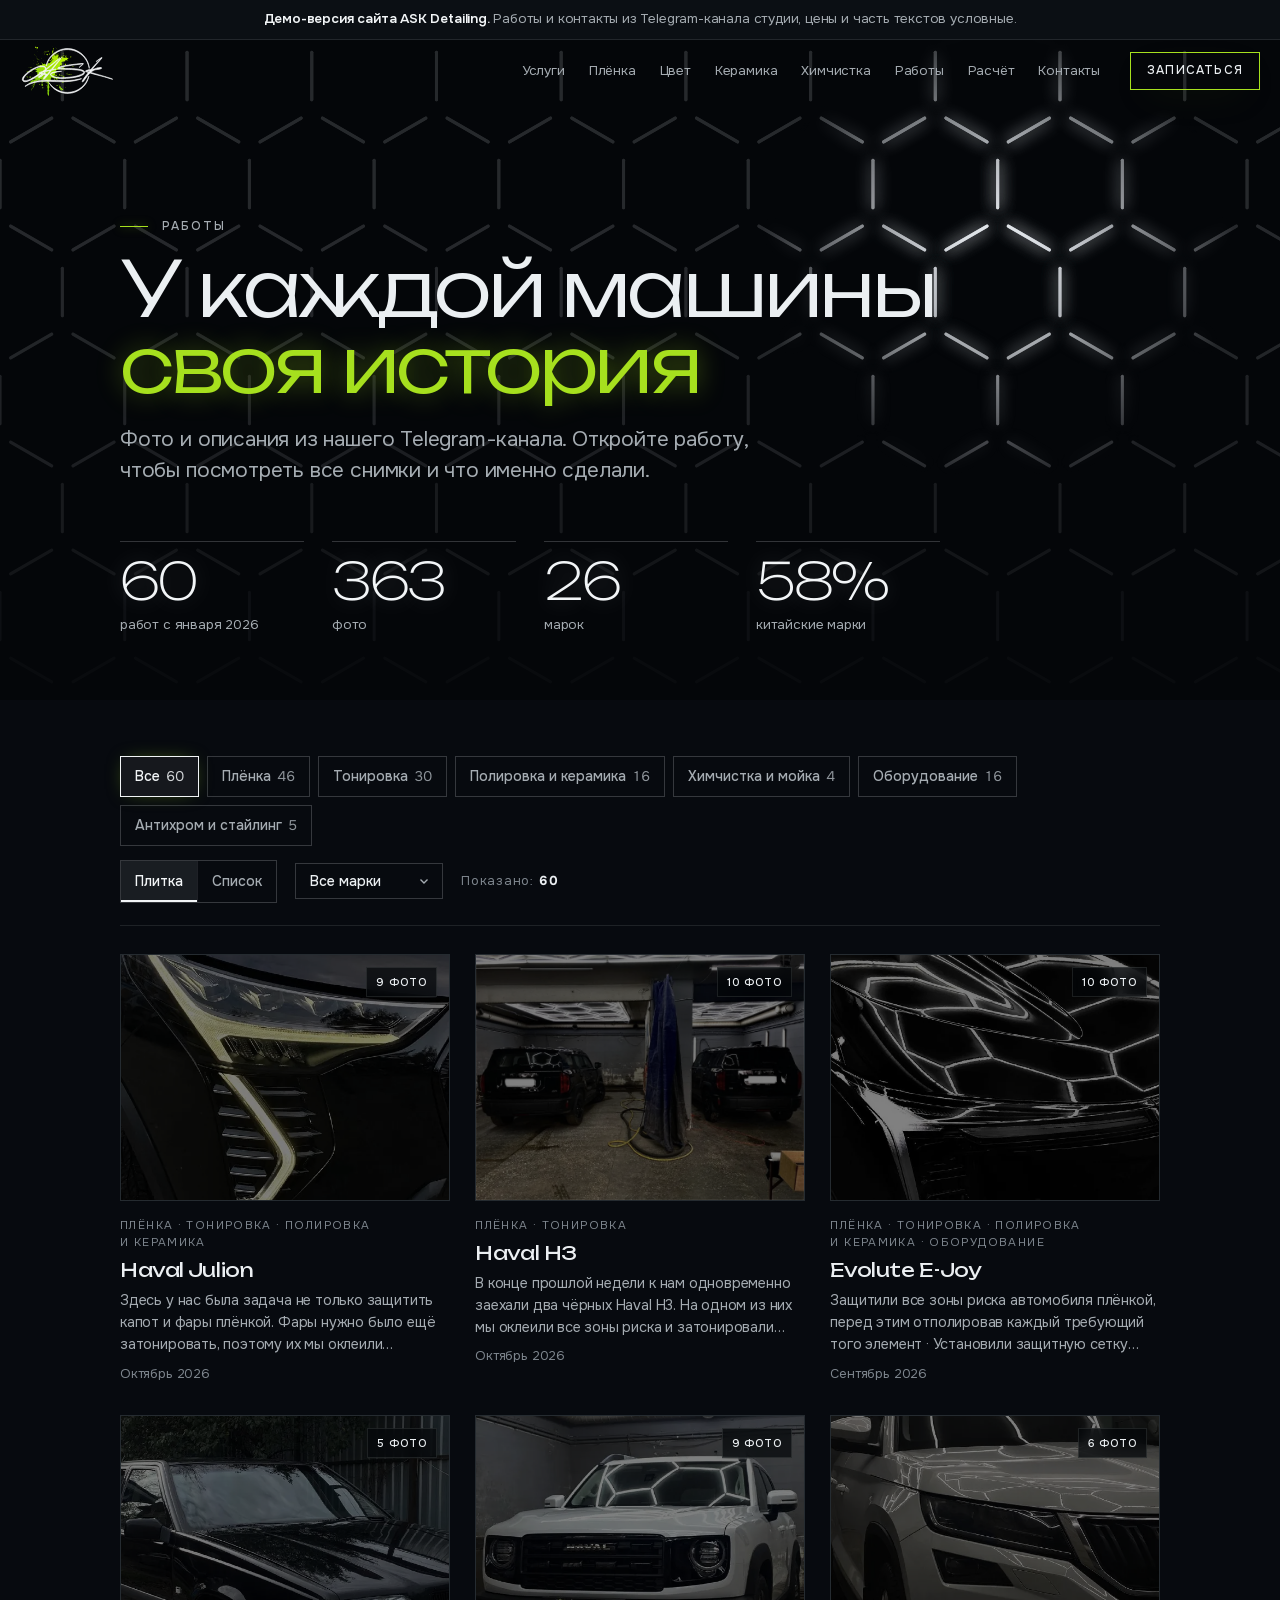
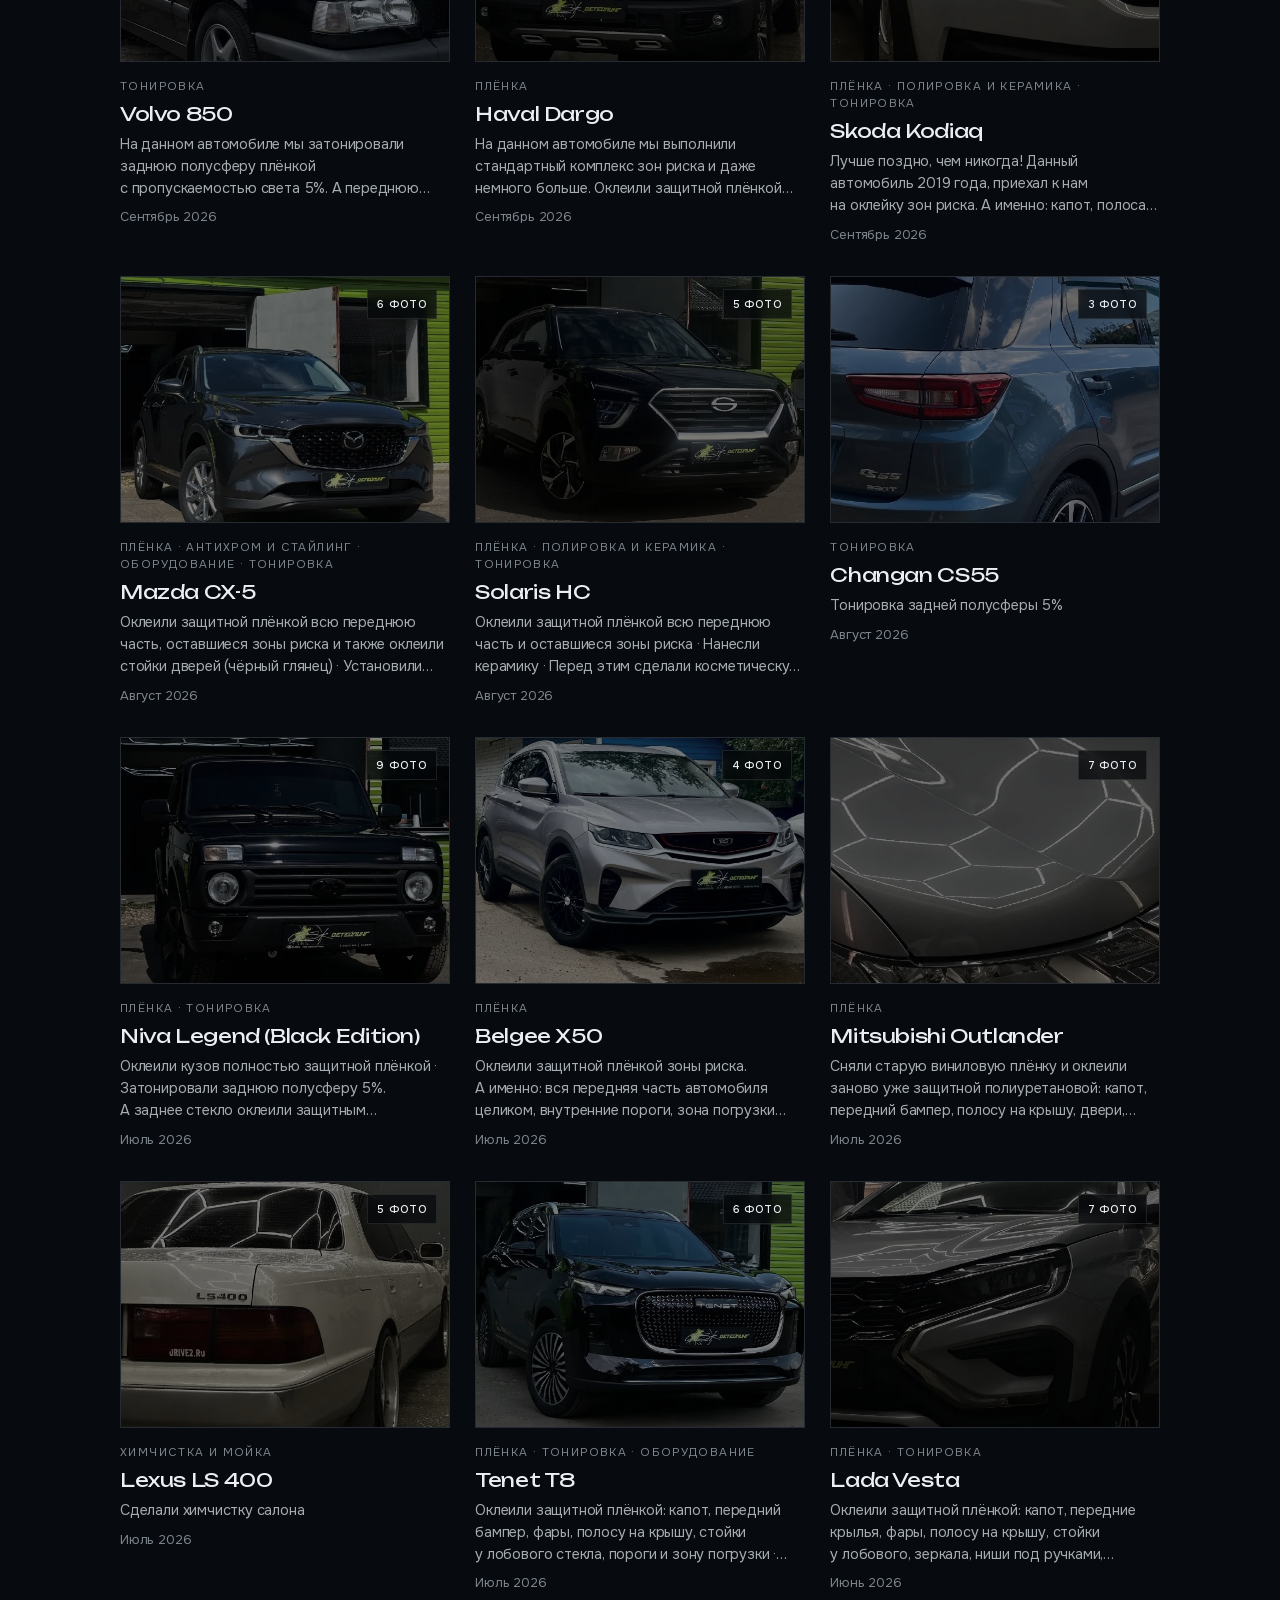
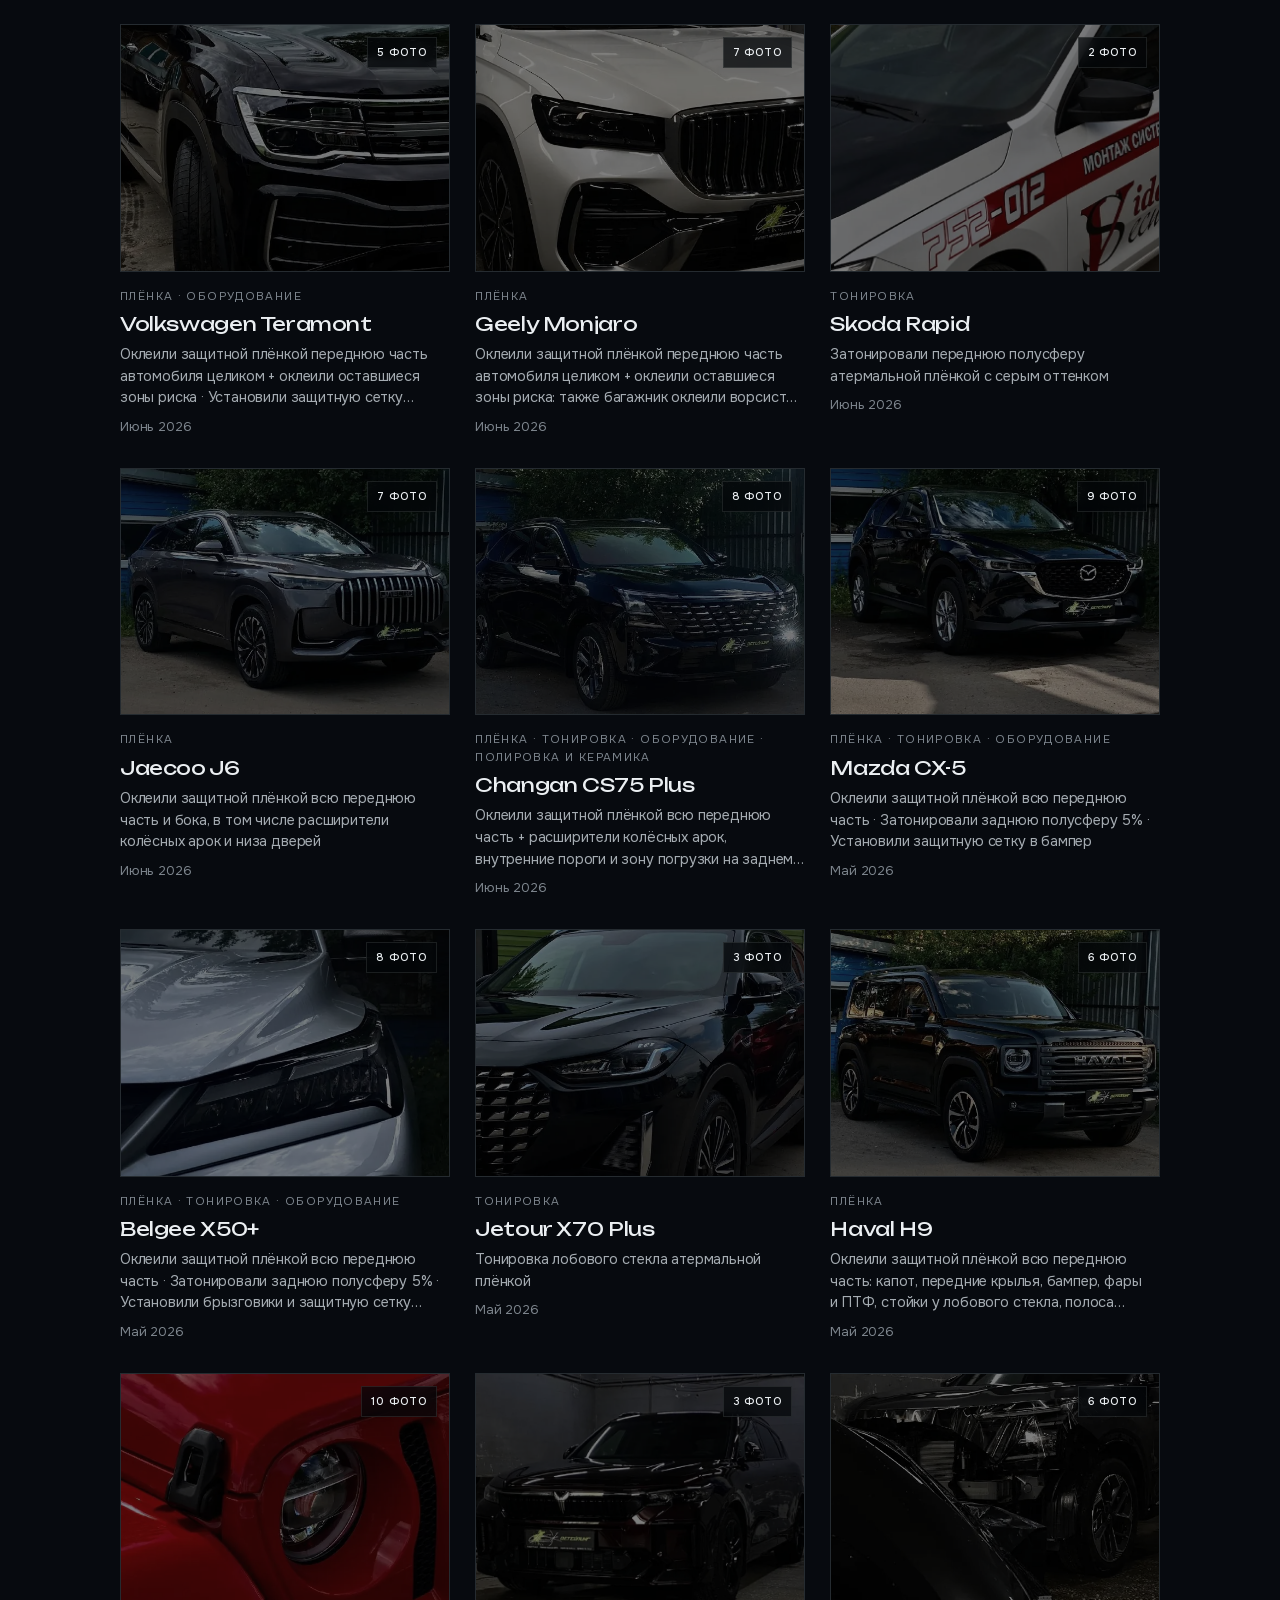
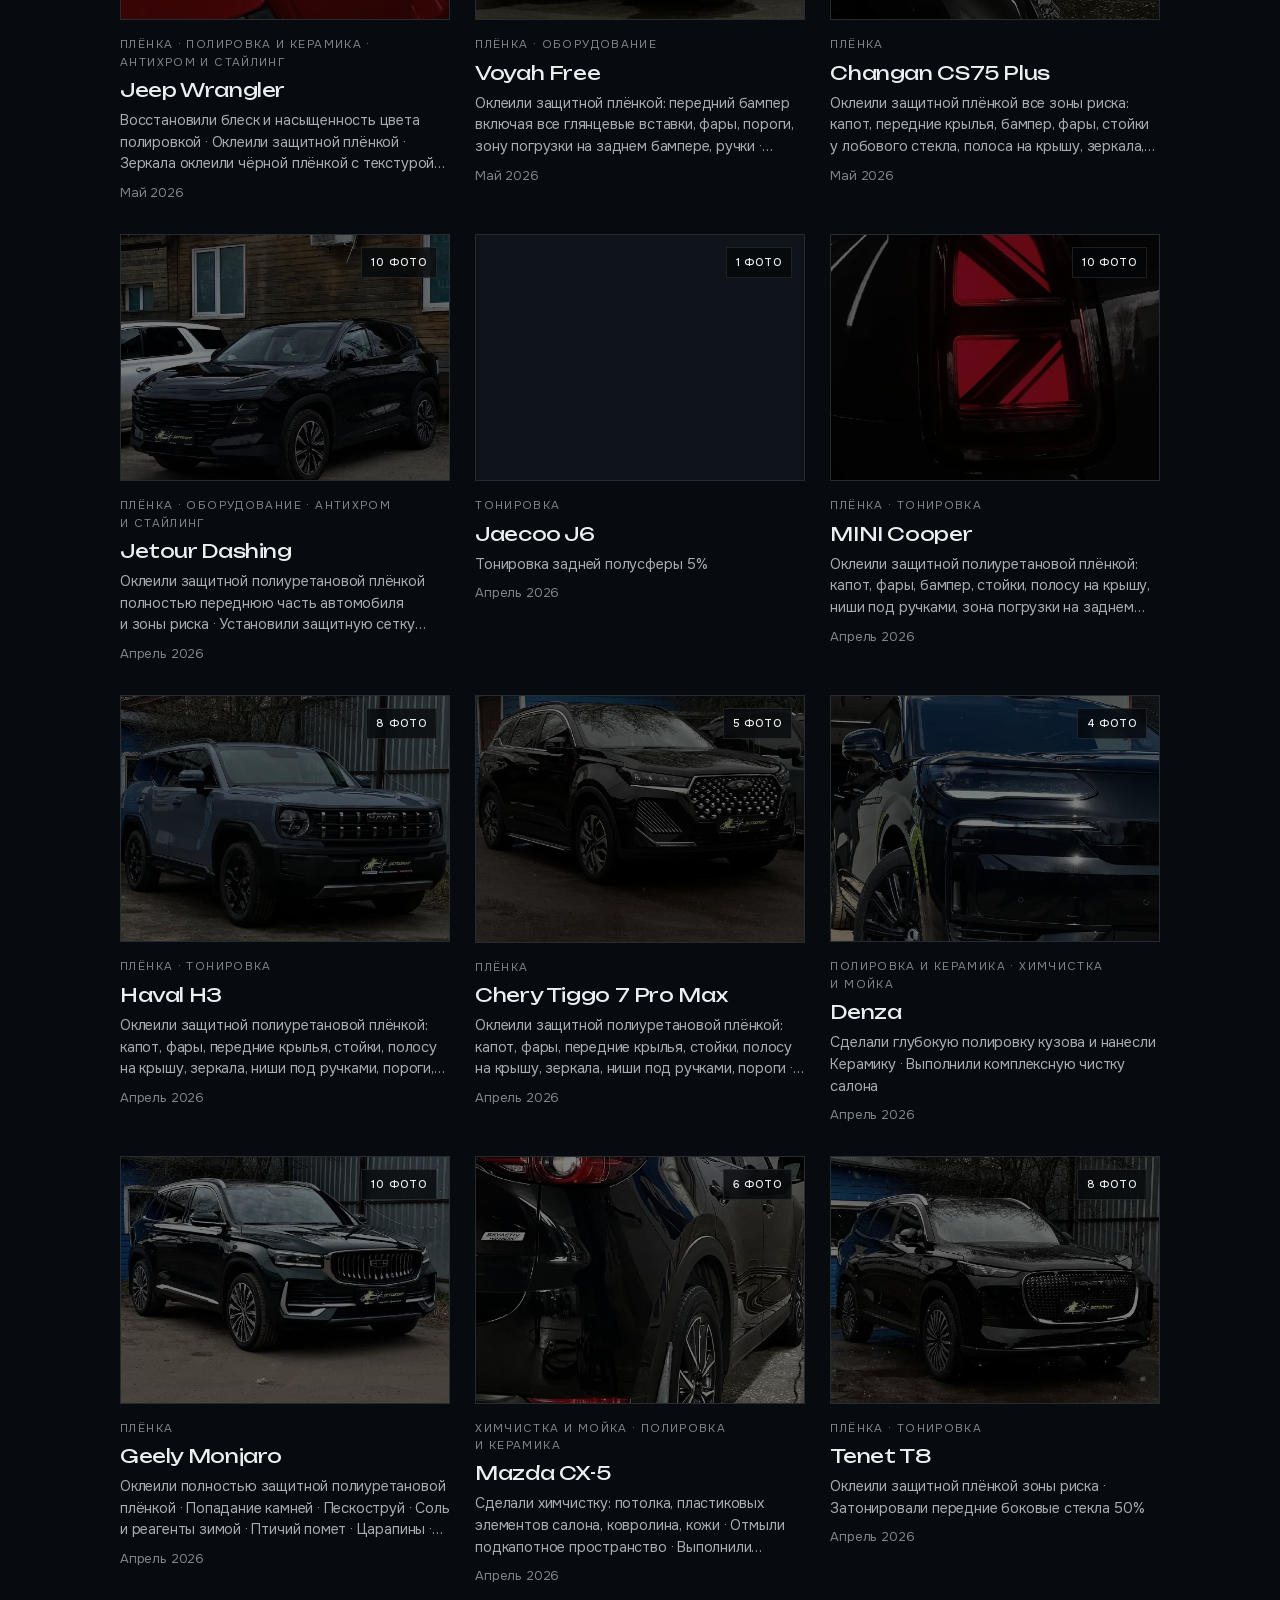
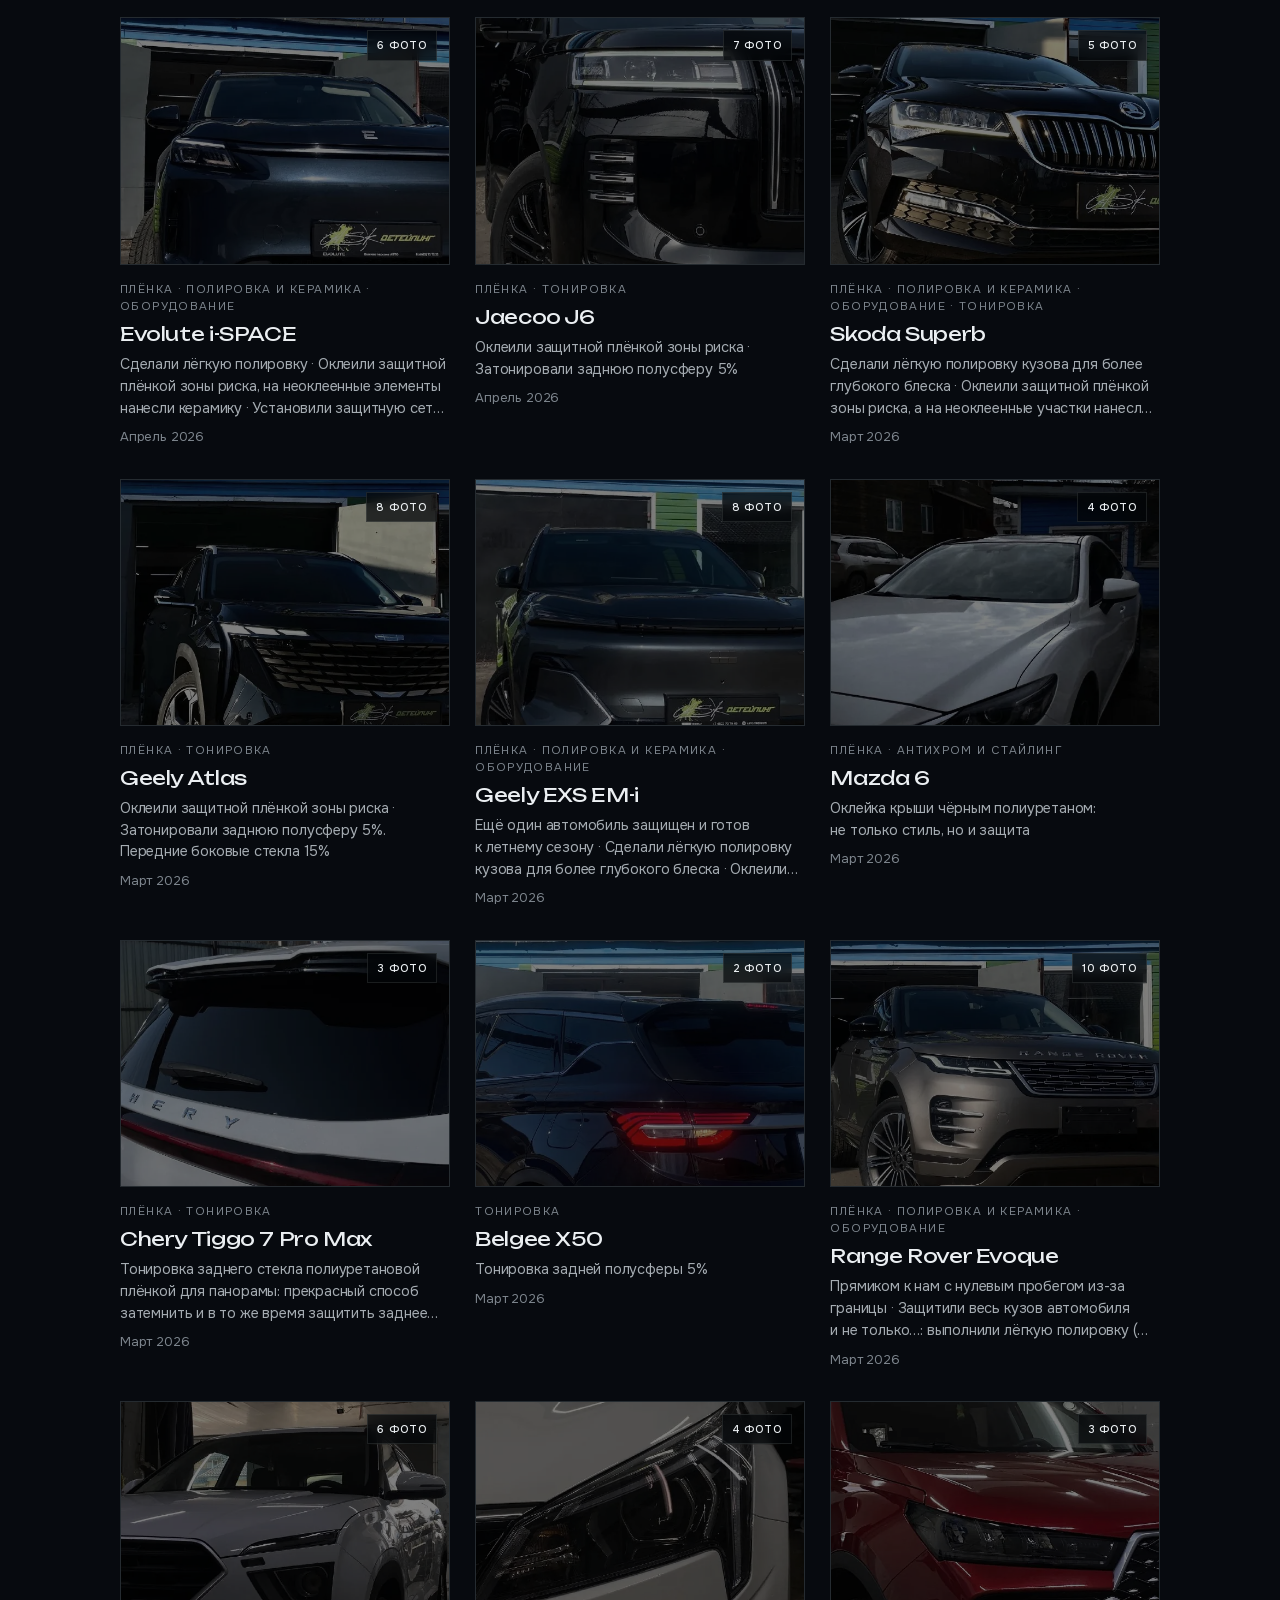
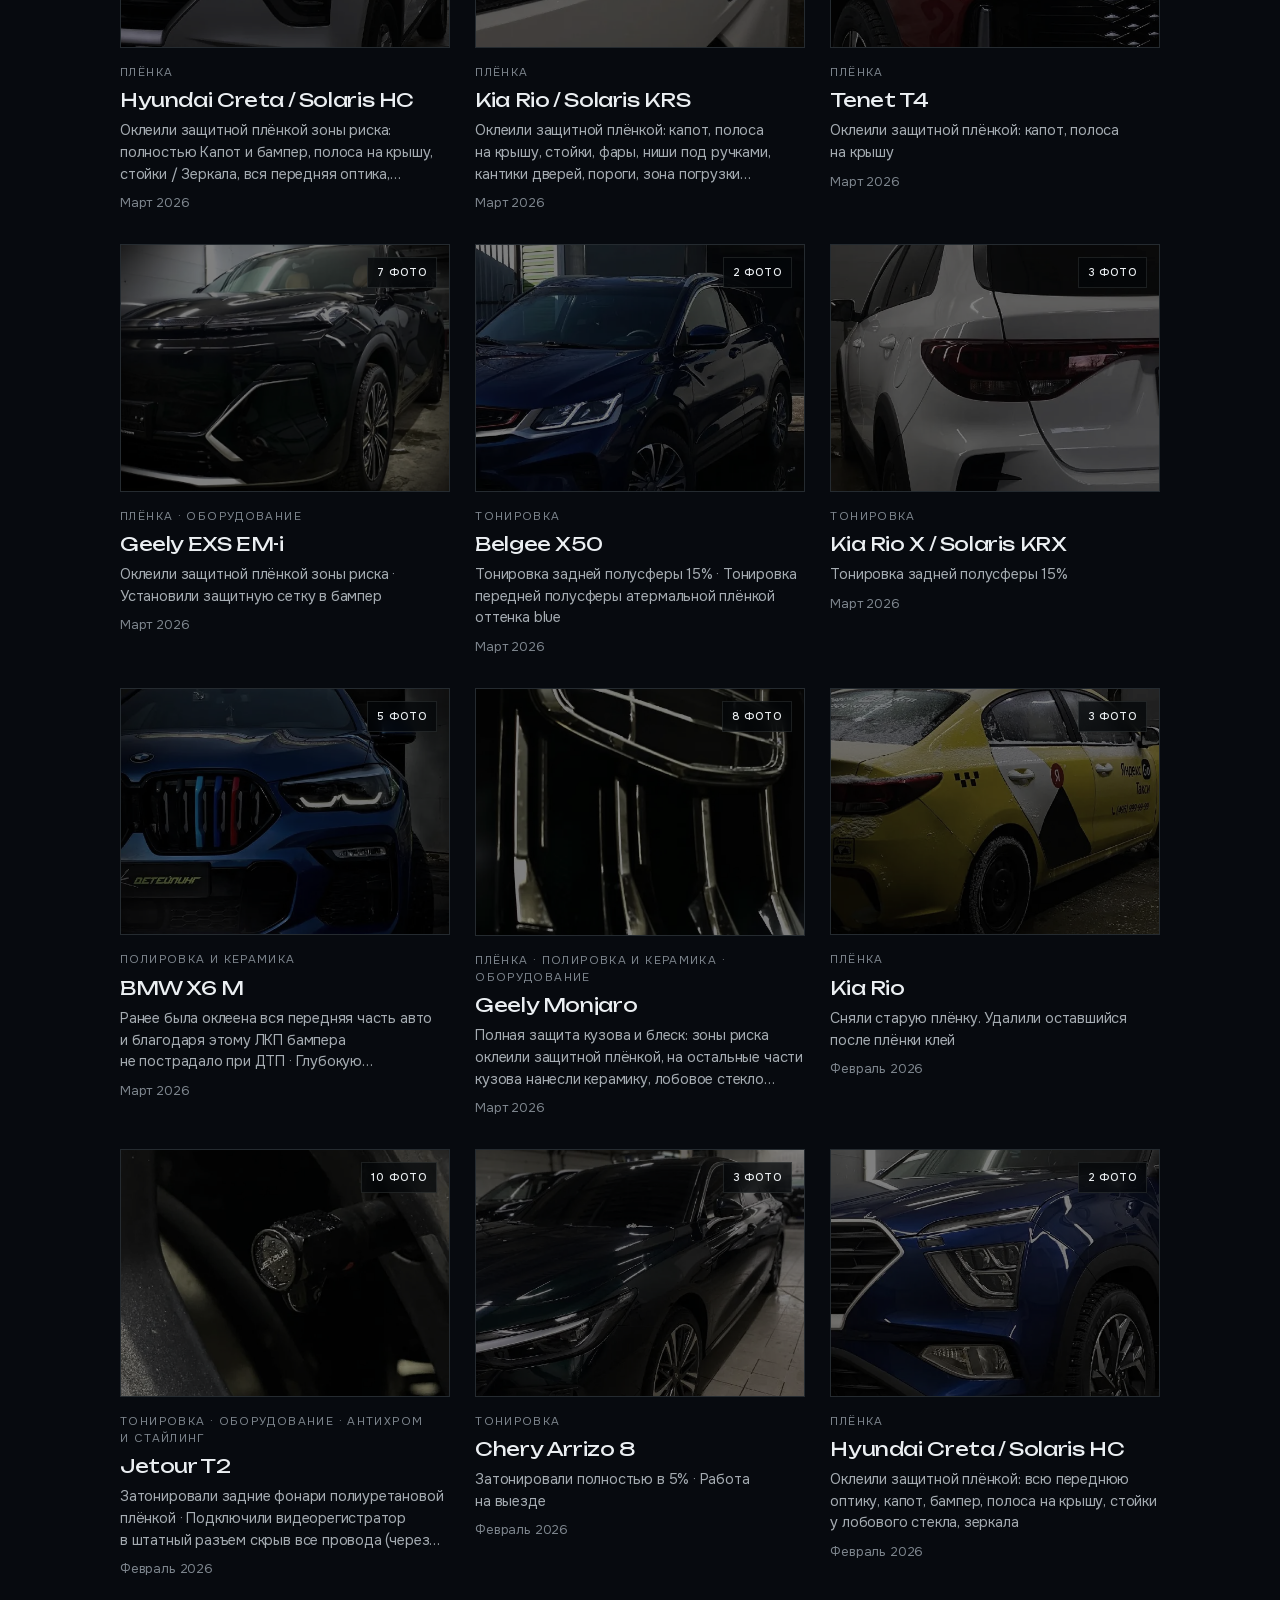
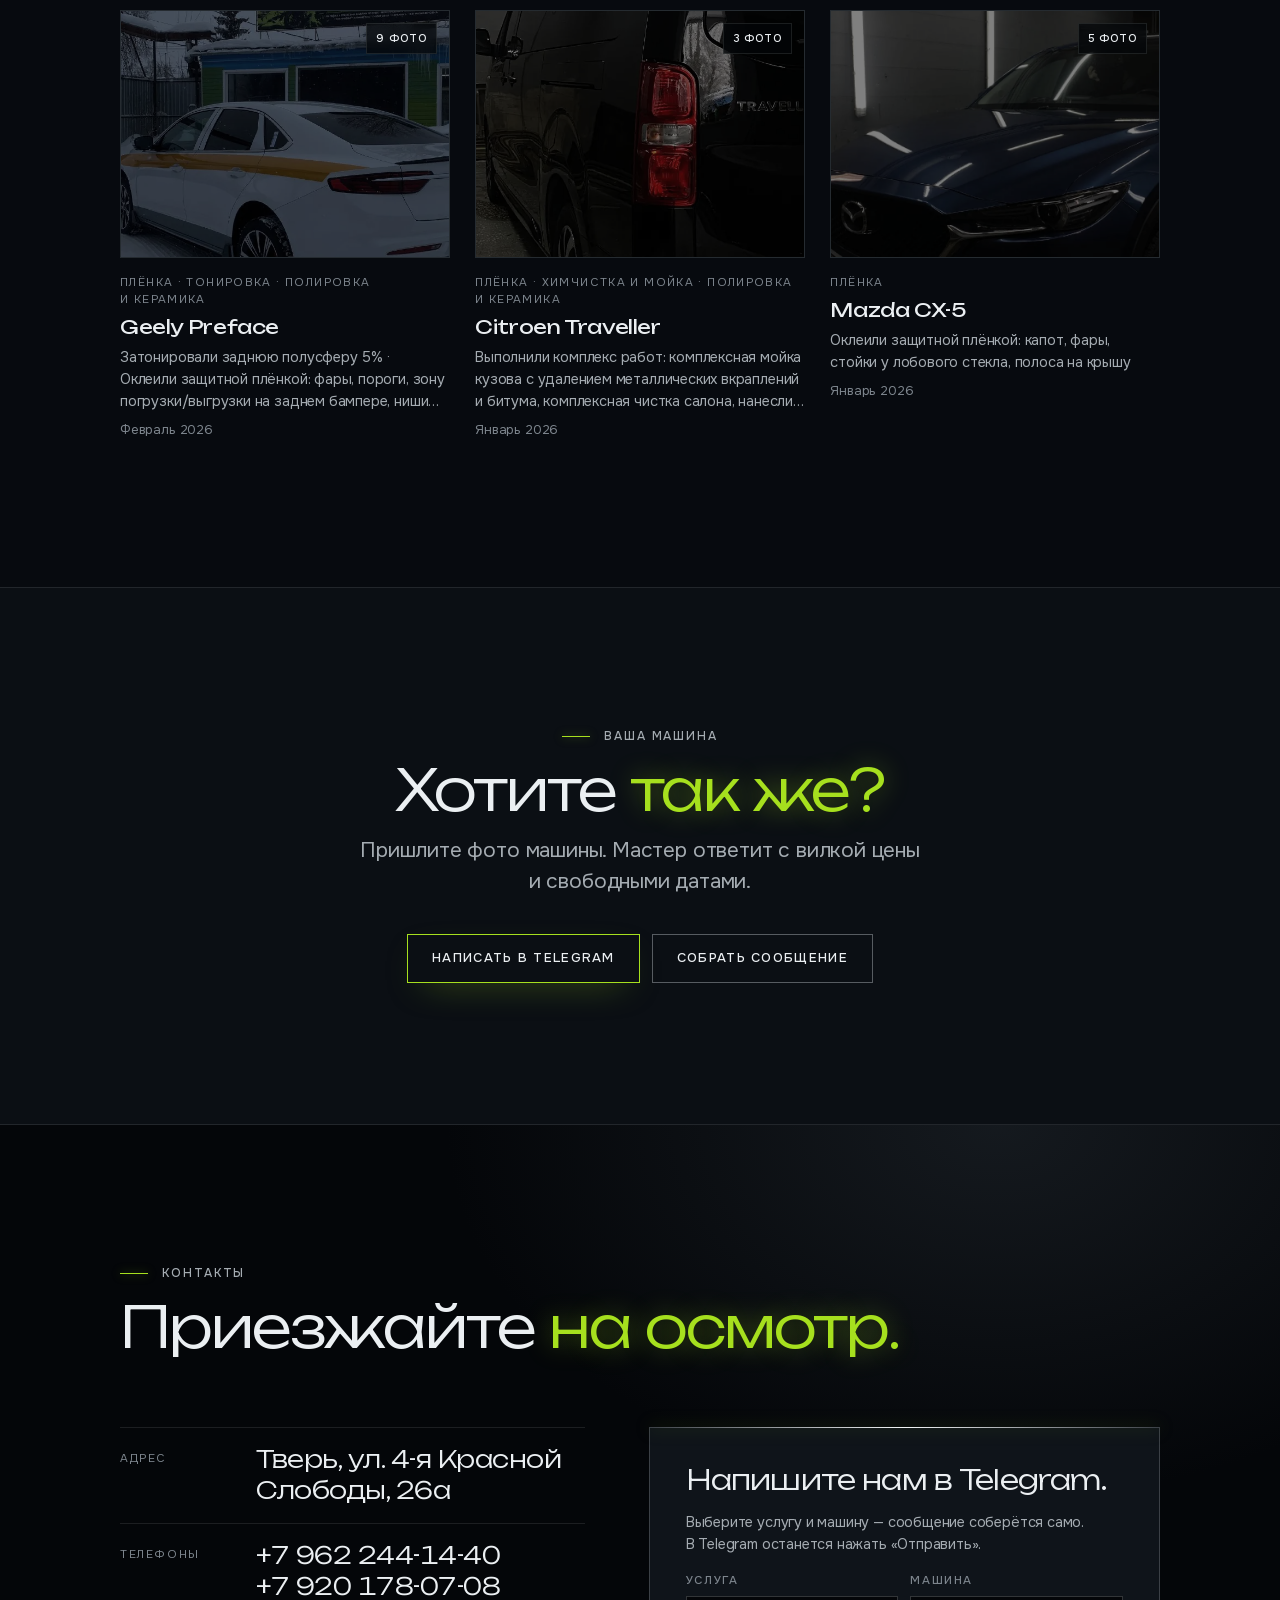
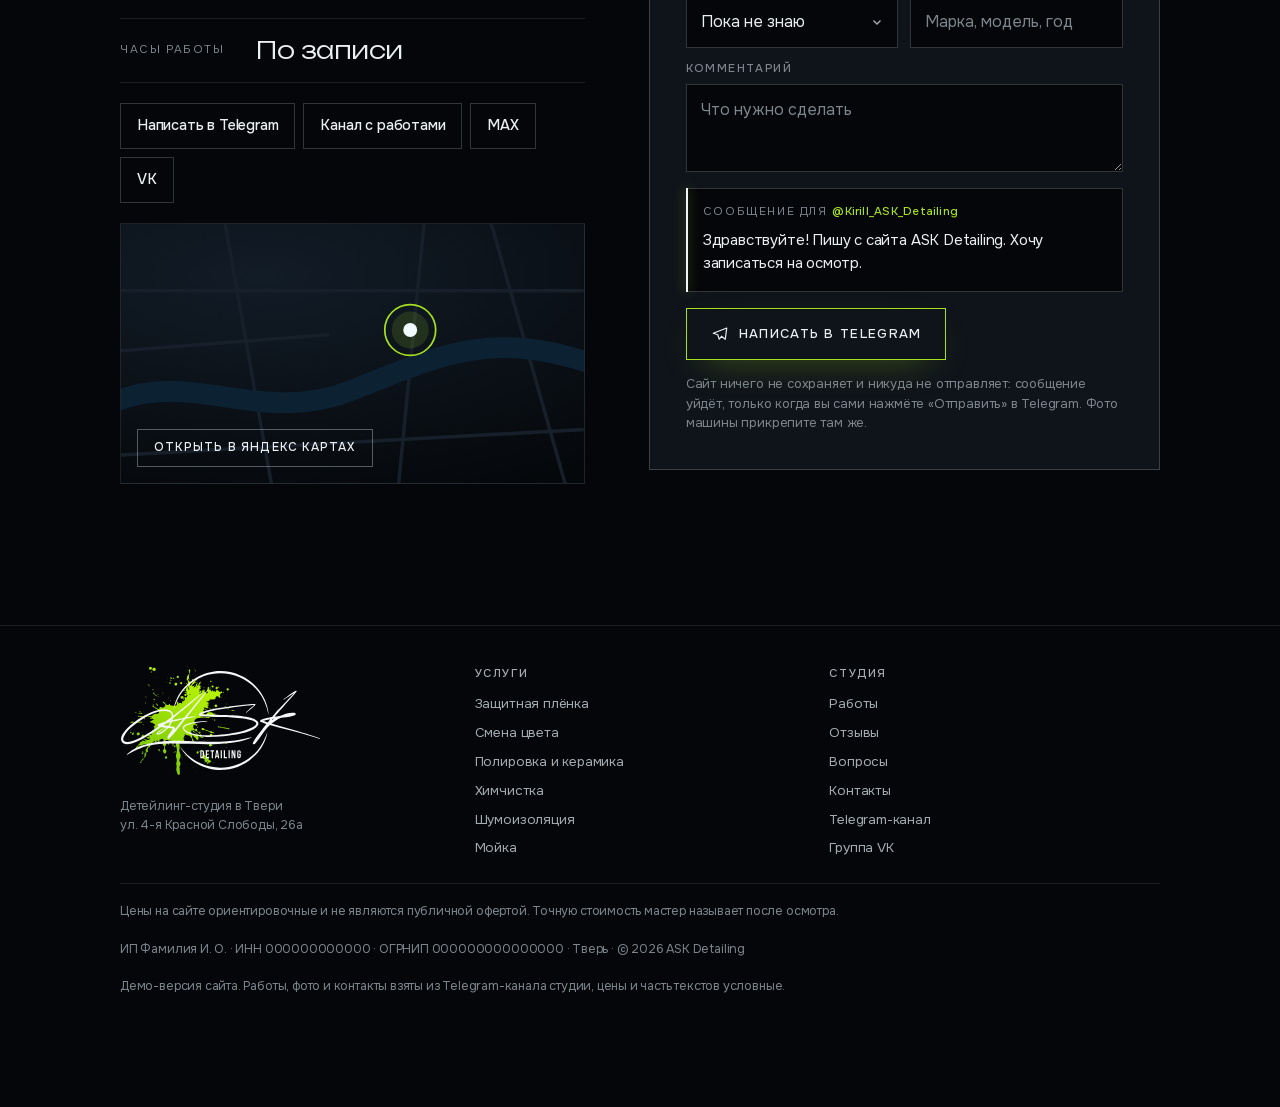
<file: raboty.html>
<!doctype html>
<html lang="ru">
<head>
<meta charset="utf-8">
<meta name="viewport" content="width=device-width, initial-scale=1, viewport-fit=cover">
<title>Работы · ASK Detailing</title>
<meta name="claude:viewport-fit-sides" content="cover">
<meta name="description" content="Работы ASK Detailing в Твери: защитная плёнка, тонировка, полировка и керамика, химчистка, антихром и доп. оборудование. Фото из Telegram-канала студии.">
<meta name="robots" content="noindex">
<meta name="theme-color" content="#070a0f">
<meta name="color-scheme" content="dark">
<meta name="format-detection" content="telephone=no">
<meta name="ask-order" content="https://t.me/Kirill_ASK_Detailing">
<link rel="icon" href="favicon.svg" type="image/svg+xml">
<link rel="icon" href="favicon-32.png" type="image/png" sizes="32x32">
<link rel="apple-touch-icon" href="apple-touch-icon.png">
<meta property="og:type" content="website">
<meta property="og:locale" content="ru_RU">
<meta property="og:site_name" content="ASK Detailing">
<meta property="og:title" content="Работы · ASK Detailing">
<meta property="og:description" content="Работы ASK Detailing в Твери: защитная плёнка, тонировка, полировка и керамика, химчистка, антихром и доп. оборудование. Фото из Telegram-канала студии.">
<link rel="preload" href="css/fonts/onest-cyrillic.woff2" as="font" type="font/woff2" crossorigin>
<link rel="preload" href="css/fonts/unbounded-cyrillic.woff2" as="font" type="font/woff2" crossorigin>
<link rel="stylesheet" href="css/site.css?v=4d1d12e8">
<script>document.documentElement.classList.add('js');try{if(sessionStorage.getItem('ask-ld')||location.hash)document.documentElement.classList.add('ld-seen')}catch(e){document.documentElement.classList.add('ld-seen')}</script>


</head>
<body>
<div class="ribbon"><div class="wrap"><b>Демо-версия сайта ASK Detailing.</b> Работы и контакты из Telegram-канала студии, цены и часть текстов условные.</div></div>

<header class="nav">
  <div class="wrap">
    <a class="logo" href="./" aria-label="ASK Detailing, на главную"><img src="img/logo-sm.svg" alt="" width="95" height="54"></a>
    <nav class="nav-links" aria-label="Разделы">
      <a href="./#services">Услуги</a>
      <a href="zashchitnaya-plenka.html">Плёнка</a>
      <a href="smena-cveta.html">Цвет</a>
      <a href="polirovka-i-keramika.html">Керамика</a>
      <a href="himchistka.html">Химчистка</a>
      <a href="raboty.html">Работы</a>
      <a href="./#calc">Расчёт</a>
      <a href="#contacts">Контакты</a>
    </nav>
    <a class="btn primary small nav-cta" href="#contacts">Записаться</a>
    <button class="burger" type="button" aria-label="Меню" aria-expanded="false" aria-controls="mmenu"><svg viewBox="0 0 24 24" aria-hidden="true"><path d="M4 8h16M4 16h16" stroke="currentColor" stroke-width="1.8" stroke-linecap="round"/></svg></button>
  </div>
</header>
<div class="mmenu" id="mmenu" hidden>
  <ul>
    <li><a href="./#services">Услуги и цены</a></li>
    <li><a href="zashchitnaya-plenka.html">Защитная плёнка</a></li>
    <li><a href="smena-cveta.html">Смена цвета</a></li>
    <li><a href="polirovka-i-keramika.html">Полировка и керамика</a></li>
    <li><a href="himchistka.html">Химчистка салона</a></li>
    <li><a href="./#noise">Шумоизоляция</a></li>
    <li><a href="./#wash">Мойка</a></li>
    <li><a href="./#calc">Расчёт стоимости</a></li>
    <li><a href="raboty.html">Работы</a></li>
    <li><a href="./#compare">Пакеты</a></li>
    <li><a href="#faq">Вопросы</a></li>
    <li><a href="#contacts">Контакты</a></li>
  </ul>
</div>


<main id="top">
<section class="wk-hero" aria-labelledby="wk-title" data-lamp-scope>
  <div class="lamp-ceil" data-lamp data-fade="1.2" aria-hidden="true"></div>
  <div class="wrap">
    <p class="eyebrow">Работы</p>
    <h1 id="wk-title">У каждой машины <span class="lit">своя история</span></h1>
    <p class="lead">Фото и описания из нашего Telegram-канала. Откройте работу, чтобы посмотреть все снимки и что именно сделали.</p>
    <div class="wk-stats">
      <div><b>60</b><span>работ с января 2026</span></div>
      <div><b>363</b><span>фото</span></div>
      <div><b>26</b><span>марок</span></div>
      <div><b>58%</b><span>китайские марки</span></div>
    </div>
  </div>
</section>

<section class="wk-list" aria-label="Галерея работ">
  <div class="wrap">
    <div class="wk-bar">
      <div class="chips wk-filters" role="group" aria-label="Фильтр по услуге">
        <button class="chip" type="button" data-f="all" aria-pressed="true">Все<span class="n">60</span></button>
        <button class="chip" type="button" data-f="ppf" aria-pressed="false">Плёнка<span class="n">46</span></button>
        <button class="chip" type="button" data-f="tint" aria-pressed="false">Тонировка<span class="n">30</span></button>
        <button class="chip" type="button" data-f="polish" aria-pressed="false">Полировка и керамика<span class="n">16</span></button>
        <button class="chip" type="button" data-f="dry" aria-pressed="false">Химчистка и мойка<span class="n">4</span></button>
        <button class="chip" type="button" data-f="equip" aria-pressed="false">Оборудование<span class="n">16</span></button>
        <button class="chip" type="button" data-f="style" aria-pressed="false">Антихром и стайлинг<span class="n">5</span></button>
        
      </div>
      <div class="wk-tools">
        <div class="seg wk-view" role="group" aria-label="Вид галереи"><button type="button" data-view="grid" aria-pressed="true">Плитка</button><button type="button" data-view="list" aria-pressed="false">Список</button></div>
        <label class="wk-sel"><span class="sr-only">Марка машины</span><select id="wkBrand"><option value="">Все марки</option><option value="geely">Geely · 7</option><option value="haval">Haval · 5</option><option value="mazda">Mazda · 5</option><option value="belgee">Belgee · 4</option><option value="changan">Changan · 3</option><option value="chery">Chery · 3</option><option value="jaecoo">Jaecoo · 3</option><option value="jetour">Jetour · 3</option><option value="kia">Kia · 3</option><option value="skoda">Skoda · 3</option><option value="tenet">Tenet · 3</option><option value="evolute">Evolute · 2</option><option value="hyundai">Hyundai · 2</option><option value="lada">Lada · 2</option><option value="bmw">BMW · 1</option><option value="citroen">Citroën · 1</option><option value="denza">Denza · 1</option><option value="jeep">Jeep · 1</option><option value="land-rover">Land Rover · 1</option><option value="lexus">Lexus · 1</option><option value="mini">MINI · 1</option><option value="mitsubishi">Mitsubishi · 1</option><option value="solaris">Solaris · 1</option><option value="volkswagen">Volkswagen · 1</option><option value="volvo">Volvo · 1</option><option value="voyah">Voyah · 1</option></select></label>
        <p class="wk-count" aria-live="polite">Показано: <b data-wk="shown">60</b></p>
      </div>
    </div>
    <div class="wk-grid">
      <article class="wk-card" data-id="tg383" data-cats="ppf tint polish" data-brand="haval" tabindex="0" role="button" aria-haspopup="dialog" aria-label="Открыть работу: Haval Julion">
        <div class="wk-vis"><img src="img/works/383/01.webp" alt="" loading="lazy" decoding="async"><span class="wk-n">9 фото</span></div>
        <div class="wk-body">
          <span class="wk-cat">Плёнка · Тонировка · Полировка и керамика</span>
          <h3>Haval Julion</h3>
          <p class="wk-sub">Здесь у нас была задача не только защитить капот и фары плёнкой. Фары нужно было ещё затонировать, поэтому их мы оклеили затемнённым полиуретаном с пропускаемостью света…</p>
          <p class="wk-date">Октябрь 2026</p>
        </div>
      </article>
      <article class="wk-card" data-id="tg373" data-cats="ppf tint" data-brand="haval" tabindex="0" role="button" aria-haspopup="dialog" aria-label="Открыть работу: Haval H3">
        <div class="wk-vis"><img src="img/works/373/01.webp" alt="" loading="lazy" decoding="async"><span class="wk-n">10 фото</span></div>
        <div class="wk-body">
          <span class="wk-cat">Плёнка · Тонировка</span>
          <h3>Haval H3</h3>
          <p class="wk-sub">В конце прошлой недели к нам одновременно заехали два чёрных Haval H3. На одном из них мы оклеили все зоны риска и затонировали заднюю полусферу в 5%. На втором владелец…</p>
          <p class="wk-date">Октябрь 2026</p>
        </div>
      </article>
      <article class="wk-card" data-id="tg363" data-cats="ppf tint polish equip" data-brand="evolute" tabindex="0" role="button" aria-haspopup="dialog" aria-label="Открыть работу: Evolute E-Joy">
        <div class="wk-vis"><img src="img/works/363/01.webp" alt="" loading="lazy" decoding="async"><span class="wk-n">10 фото</span></div>
        <div class="wk-body">
          <span class="wk-cat">Плёнка · Тонировка · Полировка и керамика · Оборудование</span>
          <h3>Evolute E-Joy</h3>
          <p class="wk-sub">Защитили все зоны риска автомобиля плёнкой, перед этим отполировав каждый требующий того элемент · Установили защитную сетку радиатора в бампер · Затонировали заднюю…</p>
          <p class="wk-date">Сентябрь 2026</p>
        </div>
      </article>
      <article class="wk-card" data-id="tg358" data-cats="tint" data-brand="volvo" tabindex="0" role="button" aria-haspopup="dialog" aria-label="Открыть работу: Volvo 850">
        <div class="wk-vis"><img src="img/works/358/01.webp" alt="" loading="lazy" decoding="async"><span class="wk-n">5 фото</span></div>
        <div class="wk-body">
          <span class="wk-cat">Тонировка</span>
          <h3>Volvo 850</h3>
          <p class="wk-sub">На данном автомобиле мы затонировали заднюю полусферу плёнкой с пропускаемостью света 5%. А переднюю полусферу затонировали атермальной плёнкой проходящей по ГОСТу.</p>
          <p class="wk-date">Сентябрь 2026</p>
        </div>
      </article>
      <article class="wk-card" data-id="tg349" data-cats="ppf" data-brand="haval" tabindex="0" role="button" aria-haspopup="dialog" aria-label="Открыть работу: Haval Dargo">
        <div class="wk-vis"><img src="img/works/349/01.webp" alt="" loading="lazy" decoding="async"><span class="wk-n">9 фото</span></div>
        <div class="wk-body">
          <span class="wk-cat">Плёнка</span>
          <h3>Haval Dargo</h3>
          <p class="wk-sub">На данном автомобиле мы выполнили стандартный комплекс зон риска и даже немного больше. Оклеили защитной плёнкой всю переднюю часть полностью, полосу на крышу, стойки…</p>
          <p class="wk-date">Сентябрь 2026</p>
        </div>
      </article>
      <article class="wk-card" data-id="tg343" data-cats="ppf polish tint" data-brand="skoda" tabindex="0" role="button" aria-haspopup="dialog" aria-label="Открыть работу: Skoda Kodiaq">
        <div class="wk-vis"><img src="img/works/343/01.webp" alt="" loading="lazy" decoding="async"><span class="wk-n">6 фото</span></div>
        <div class="wk-body">
          <span class="wk-cat">Плёнка · Полировка и керамика · Тонировка</span>
          <h3>Skoda Kodiaq</h3>
          <p class="wk-sub">Лучше поздно, чем никогда! Данный автомобиль 2019 года, приехал к нам на оклейку зон риска. А именно: капот, полоса на крышу, стойки и передняя оптика. Естественно на…</p>
          <p class="wk-date">Сентябрь 2026</p>
        </div>
      </article>
      <article class="wk-card" data-id="tg337" data-cats="ppf style equip tint" data-brand="mazda" tabindex="0" role="button" aria-haspopup="dialog" aria-label="Открыть работу: Mazda CX-5">
        <div class="wk-vis"><img src="img/works/337/01.webp" alt="" loading="lazy" decoding="async"><span class="wk-n">6 фото</span></div>
        <div class="wk-body">
          <span class="wk-cat">Плёнка · Антихром и стайлинг · Оборудование · Тонировка</span>
          <h3>Mazda CX-5</h3>
          <p class="wk-sub">Оклеили защитной плёнкой всю переднюю часть, оставшиеся зоны риска и также оклеили стойки дверей (чёрный глянец) · Установили сетку в бампер · Затонировали заднюю полусферу 5%</p>
          <p class="wk-date">Август 2026</p>
        </div>
      </article>
      <article class="wk-card" data-id="tg332" data-cats="ppf polish tint" data-brand="solaris" tabindex="0" role="button" aria-haspopup="dialog" aria-label="Открыть работу: Solaris HC">
        <div class="wk-vis"><img src="img/works/332/01.webp" alt="" loading="lazy" decoding="async"><span class="wk-n">5 фото</span></div>
        <div class="wk-body">
          <span class="wk-cat">Плёнка · Полировка и керамика · Тонировка</span>
          <h3>Solaris HC</h3>
          <p class="wk-sub">Оклеили защитной плёнкой всю переднюю часть и оставшиеся зоны риска · Нанесли керамику · Перед этим сделали косметическую полировку · Затонировали заднюю полусферу 5%</p>
          <p class="wk-date">Август 2026</p>
        </div>
      </article>
      <article class="wk-card" data-id="tg329" data-cats="tint" data-brand="changan" tabindex="0" role="button" aria-haspopup="dialog" aria-label="Открыть работу: Changan CS55">
        <div class="wk-vis"><img src="img/works/329/01.webp" alt="" loading="lazy" decoding="async"><span class="wk-n">3 фото</span></div>
        <div class="wk-body">
          <span class="wk-cat">Тонировка</span>
          <h3>Changan CS55</h3>
          <p class="wk-sub">Тонировка задней полусферы 5%</p>
          <p class="wk-date">Август 2026</p>
        </div>
      </article>
      <article class="wk-card" data-id="tg320" data-cats="ppf tint" data-brand="lada" tabindex="0" role="button" aria-haspopup="dialog" aria-label="Открыть работу: Niva Legend (Black Edition)">
        <div class="wk-vis"><img src="img/works/320/01.webp" alt="" loading="lazy" decoding="async"><span class="wk-n">9 фото</span></div>
        <div class="wk-body">
          <span class="wk-cat">Плёнка · Тонировка</span>
          <h3>Niva Legend (Black Edition)</h3>
          <p class="wk-sub">Оклеили кузов полностью защитной плёнкой · Затонировали заднюю полусферу 5%. А заднее стекло оклеили защитным затемнённым полиуретаном с пропускаемостью 25%. Плёнка…</p>
          <p class="wk-date">Июль 2026</p>
        </div>
      </article>
      <article class="wk-card" data-id="tg316" data-cats="ppf" data-brand="belgee" tabindex="0" role="button" aria-haspopup="dialog" aria-label="Открыть работу: Belgee X50">
        <div class="wk-vis"><img src="img/works/316/01.webp" alt="" loading="lazy" decoding="async"><span class="wk-n">4 фото</span></div>
        <div class="wk-body">
          <span class="wk-cat">Плёнка</span>
          <h3>Belgee X50</h3>
          <p class="wk-sub">Оклеили защитной плёнкой зоны риска. А именно: вся передняя часть автомобиля целиком, внутренние пороги, зона погрузки на заднем бампере, зеркала, стойки у лобового…</p>
          <p class="wk-date">Июль 2026</p>
        </div>
      </article>
      <article class="wk-card" data-id="tg309" data-cats="ppf" data-brand="mitsubishi" tabindex="0" role="button" aria-haspopup="dialog" aria-label="Открыть работу: Mitsubishi Outlander">
        <div class="wk-vis"><img src="img/works/309/01.webp" alt="" loading="lazy" decoding="async"><span class="wk-n">7 фото</span></div>
        <div class="wk-body">
          <span class="wk-cat">Плёнка</span>
          <h3>Mitsubishi Outlander</h3>
          <p class="wk-sub">Сняли старую виниловую плёнку и оклеили заново уже защитной полиуретановой: капот, передний бампер, полосу на крышу, двери, передние и задние крылья</p>
          <p class="wk-date">Июль 2026</p>
        </div>
      </article>
      <article class="wk-card" data-id="tg298" data-cats="dry" data-brand="lexus" tabindex="0" role="button" aria-haspopup="dialog" aria-label="Открыть работу: Lexus LS 400">
        <div class="wk-vis"><img src="img/works/298/01.webp" alt="" loading="lazy" decoding="async"><span class="wk-n">5 фото</span></div>
        <div class="wk-body">
          <span class="wk-cat">Химчистка и мойка</span>
          <h3>Lexus LS 400</h3>
          <p class="wk-sub">Сделали химчистку салона</p>
          <p class="wk-date">Июль 2026</p>
        </div>
      </article>
      <article class="wk-card" data-id="tg303" data-cats="ppf tint equip" data-brand="tenet" tabindex="0" role="button" aria-haspopup="dialog" aria-label="Открыть работу: Tenet T8">
        <div class="wk-vis"><img src="img/works/303/01.webp" alt="" loading="lazy" decoding="async"><span class="wk-n">6 фото</span></div>
        <div class="wk-body">
          <span class="wk-cat">Плёнка · Тонировка · Оборудование</span>
          <h3>Tenet T8</h3>
          <p class="wk-sub">Оклеили защитной плёнкой: капот, передний бампер, фары, полосу на крышу, стойки у лобового стекла, пороги и зону погрузки · Затонировали лобовое стекло атермальной…</p>
          <p class="wk-date">Июль 2026</p>
        </div>
      </article>
      <article class="wk-card" data-id="tg291" data-cats="ppf tint" data-brand="lada" tabindex="0" role="button" aria-haspopup="dialog" aria-label="Открыть работу: Lada Vesta">
        <div class="wk-vis"><img src="img/works/291/01.webp" alt="" loading="lazy" decoding="async"><span class="wk-n">7 фото</span></div>
        <div class="wk-body">
          <span class="wk-cat">Плёнка · Тонировка</span>
          <h3>Lada Vesta</h3>
          <p class="wk-sub">Оклеили защитной плёнкой: капот, передние крылья, фары, полосу на крышу, стойки у лобового, зеркала, ниши под ручками, внутренние пороги и зону погрузки · Затонировали…</p>
          <p class="wk-date">Июнь 2026</p>
        </div>
      </article>
      <article class="wk-card" data-id="tg279" data-cats="ppf equip" data-brand="volkswagen" tabindex="0" role="button" aria-haspopup="dialog" aria-label="Открыть работу: Volkswagen Teramont">
        <div class="wk-vis"><img src="img/works/279/01.webp" alt="" loading="lazy" decoding="async"><span class="wk-n">5 фото</span></div>
        <div class="wk-body">
          <span class="wk-cat">Плёнка · Оборудование</span>
          <h3>Volkswagen Teramont</h3>
          <p class="wk-sub">Оклеили защитной плёнкой переднюю часть автомобиля целиком + оклеили оставшиеся зоны риска · Установили защитную сетку в бампер</p>
          <p class="wk-date">Июнь 2026</p>
        </div>
      </article>
      <article class="wk-card" data-id="tg284" data-cats="ppf" data-brand="geely" tabindex="0" role="button" aria-haspopup="dialog" aria-label="Открыть работу: Geely Monjaro">
        <div class="wk-vis"><img src="img/works/284/01.webp" alt="" loading="lazy" decoding="async"><span class="wk-n">7 фото</span></div>
        <div class="wk-body">
          <span class="wk-cat">Плёнка</span>
          <h3>Geely Monjaro</h3>
          <p class="wk-sub">Оклеили защитной плёнкой переднюю часть автомобиля целиком + оклеили оставшиеся зоны риска: также багажник оклеили ворсистой тканью (Карпет)</p>
          <p class="wk-date">Июнь 2026</p>
        </div>
      </article>
      <article class="wk-card" data-id="tg277" data-cats="tint" data-brand="skoda" tabindex="0" role="button" aria-haspopup="dialog" aria-label="Открыть работу: Skoda Rapid">
        <div class="wk-vis"><img src="img/works/277/01.webp" alt="" loading="lazy" decoding="async"><span class="wk-n">2 фото</span></div>
        <div class="wk-body">
          <span class="wk-cat">Тонировка</span>
          <h3>Skoda Rapid</h3>
          <p class="wk-sub">Затонировали переднюю полусферу атермальной плёнкой с серым оттенком</p>
          <p class="wk-date">Июнь 2026</p>
        </div>
      </article>
      <article class="wk-card" data-id="tg270" data-cats="ppf" data-brand="jaecoo" tabindex="0" role="button" aria-haspopup="dialog" aria-label="Открыть работу: Jaecoo J6">
        <div class="wk-vis"><img src="img/works/270/01.webp" alt="" loading="lazy" decoding="async"><span class="wk-n">7 фото</span></div>
        <div class="wk-body">
          <span class="wk-cat">Плёнка</span>
          <h3>Jaecoo J6</h3>
          <p class="wk-sub">Оклеили защитной плёнкой всю переднюю часть и бока, в том числе расширители колёсных арок и низа дверей</p>
          <p class="wk-date">Июнь 2026</p>
        </div>
      </article>
      <article class="wk-card" data-id="tg262" data-cats="ppf tint equip polish" data-brand="changan" tabindex="0" role="button" aria-haspopup="dialog" aria-label="Открыть работу: Changan CS75 Plus">
        <div class="wk-vis"><img src="img/works/262/01.webp" alt="" loading="lazy" decoding="async"><span class="wk-n">8 фото</span></div>
        <div class="wk-body">
          <span class="wk-cat">Плёнка · Тонировка · Оборудование · Полировка и керамика</span>
          <h3>Changan CS75 Plus</h3>
          <p class="wk-sub">Оклеили защитной плёнкой всю переднюю часть + расширители колёсных арок, внутренние пороги и зону погрузки на заднем бампере · Лобовое стекло затонировали атермальной…</p>
          <p class="wk-date">Июнь 2026</p>
        </div>
      </article>
      <article class="wk-card" data-id="tg253" data-cats="ppf tint equip" data-brand="mazda" tabindex="0" role="button" aria-haspopup="dialog" aria-label="Открыть работу: Mazda CX-5">
        <div class="wk-vis"><img src="img/works/253/01.webp" alt="" loading="lazy" decoding="async"><span class="wk-n">9 фото</span></div>
        <div class="wk-body">
          <span class="wk-cat">Плёнка · Тонировка · Оборудование</span>
          <h3>Mazda CX-5</h3>
          <p class="wk-sub">Оклеили защитной плёнкой всю переднюю часть · Затонировали заднюю полусферу 5% · Установили защитную сетку в бампер</p>
          <p class="wk-date">Май 2026</p>
        </div>
      </article>
      <article class="wk-card" data-id="tg245" data-cats="ppf tint equip" data-brand="belgee" tabindex="0" role="button" aria-haspopup="dialog" aria-label="Открыть работу: Belgee X50+">
        <div class="wk-vis"><img src="img/works/245/01.webp" alt="" loading="lazy" decoding="async"><span class="wk-n">8 фото</span></div>
        <div class="wk-body">
          <span class="wk-cat">Плёнка · Тонировка · Оборудование</span>
          <h3>Belgee X50+</h3>
          <p class="wk-sub">Оклеили защитной плёнкой всю переднюю часть · Затонировали заднюю полусферу 5% · Установили брызговики и защитную сетку в бампер</p>
          <p class="wk-date">Май 2026</p>
        </div>
      </article>
      <article class="wk-card" data-id="tg242" data-cats="tint" data-brand="jetour" tabindex="0" role="button" aria-haspopup="dialog" aria-label="Открыть работу: Jetour X70 Plus">
        <div class="wk-vis"><img src="img/works/242/01.webp" alt="" loading="lazy" decoding="async"><span class="wk-n">3 фото</span></div>
        <div class="wk-body">
          <span class="wk-cat">Тонировка</span>
          <h3>Jetour X70 Plus</h3>
          <p class="wk-sub">Тонировка лобового стекла атермальной плёнкой</p>
          <p class="wk-date">Май 2026</p>
        </div>
      </article>
      <article class="wk-card" data-id="tg236" data-cats="ppf" data-brand="haval" tabindex="0" role="button" aria-haspopup="dialog" aria-label="Открыть работу: Haval H9">
        <div class="wk-vis"><img src="img/works/236/01.webp" alt="" loading="lazy" decoding="async"><span class="wk-n">6 фото</span></div>
        <div class="wk-body">
          <span class="wk-cat">Плёнка</span>
          <h3>Haval H9</h3>
          <p class="wk-sub">Оклеили защитной плёнкой всю переднюю часть: капот, передние крылья, бампер, фары и ПТФ, стойки у лобового стекла, полоса на крышу, зеркала</p>
          <p class="wk-date">Май 2026</p>
        </div>
      </article>
      <article class="wk-card" data-id="tg226" data-cats="ppf polish style" data-brand="jeep" tabindex="0" role="button" aria-haspopup="dialog" aria-label="Открыть работу: Jeep Wrangler">
        <div class="wk-vis"><img src="img/works/226/01.webp" alt="" loading="lazy" decoding="async"><span class="wk-n">10 фото</span></div>
        <div class="wk-body">
          <span class="wk-cat">Плёнка · Полировка и керамика · Антихром и стайлинг</span>
          <h3>Jeep Wrangler</h3>
          <p class="wk-sub">Восстановили блеск и насыщенность цвета полировкой · Оклеили защитной плёнкой · Зеркала оклеили чёрной плёнкой с текстурой пластика. Тем самым их также восстановили</p>
          <p class="wk-date">Май 2026</p>
        </div>
      </article>
      <article class="wk-card" data-id="tg223" data-cats="ppf equip" data-brand="voyah" tabindex="0" role="button" aria-haspopup="dialog" aria-label="Открыть работу: Voyah Free">
        <div class="wk-vis"><img src="img/works/223/01.webp" alt="" loading="lazy" decoding="async"><span class="wk-n">3 фото</span></div>
        <div class="wk-body">
          <span class="wk-cat">Плёнка · Оборудование</span>
          <h3>Voyah Free</h3>
          <p class="wk-sub">Оклеили защитной плёнкой: передний бампер включая все глянцевые вставки, фары, пороги, зону погрузки на заднем бампере, ручки · Установили сетку в бампер</p>
          <p class="wk-date">Май 2026</p>
        </div>
      </article>
      <article class="wk-card" data-id="tg217" data-cats="ppf" data-brand="changan" tabindex="0" role="button" aria-haspopup="dialog" aria-label="Открыть работу: Changan CS75 Plus">
        <div class="wk-vis"><img src="img/works/217/01.webp" alt="" loading="lazy" decoding="async"><span class="wk-n">6 фото</span></div>
        <div class="wk-body">
          <span class="wk-cat">Плёнка</span>
          <h3>Changan CS75 Plus</h3>
          <p class="wk-sub">Оклеили защитной плёнкой все зоны риска: капот, передние крылья, бампер, фары, стойки у лобового стекла, полоса на крышу, зеркала, ниши под ручками, пороги, зона…</p>
          <p class="wk-date">Май 2026</p>
        </div>
      </article>
      <article class="wk-card" data-id="tg200" data-cats="ppf equip style" data-brand="jetour" tabindex="0" role="button" aria-haspopup="dialog" aria-label="Открыть работу: Jetour Dashing">
        <div class="wk-vis"><img src="img/works/200/01.webp" alt="" loading="lazy" decoding="async"><span class="wk-n">10 фото</span></div>
        <div class="wk-body">
          <span class="wk-cat">Плёнка · Оборудование · Антихром и стайлинг</span>
          <h3>Jetour Dashing</h3>
          <p class="wk-sub">Оклеили защитной полиуретановой плёнкой полностью переднюю часть автомобиля и зоны риска · Установили защитную сетку в бампер · Сделали антихром</p>
          <p class="wk-date">Апрель 2026</p>
        </div>
      </article>
      <article class="wk-card" data-id="tg210" data-cats="tint" data-brand="jaecoo" tabindex="0" role="button" aria-haspopup="dialog" aria-label="Открыть работу: Jaecoo J6">
        <div class="wk-vis"><img src="img/works/210/01.webp" alt="" loading="lazy" decoding="async"><span class="wk-n">1 фото</span></div>
        <div class="wk-body">
          <span class="wk-cat">Тонировка</span>
          <h3>Jaecoo J6</h3>
          <p class="wk-sub">Тонировка задней полусферы 5%</p>
          <p class="wk-date">Апрель 2026</p>
        </div>
      </article>
      <article class="wk-card" data-id="tg190" data-cats="ppf tint" data-brand="mini" tabindex="0" role="button" aria-haspopup="dialog" aria-label="Открыть работу: MINI Cooper">
        <div class="wk-vis"><img src="img/works/190/01.webp" alt="" loading="lazy" decoding="async"><span class="wk-n">10 фото</span></div>
        <div class="wk-body">
          <span class="wk-cat">Плёнка · Тонировка</span>
          <h3>MINI Cooper</h3>
          <p class="wk-sub">Оклеили защитной полиуретановой плёнкой: капот, фары, бампер, стойки, полосу на крышу, ниши под ручками, зона погрузки на заднем бампере · Сделали чистку кожи и…</p>
          <p class="wk-date">Апрель 2026</p>
        </div>
      </article>
      <article class="wk-card" data-id="tg182" data-cats="ppf tint" data-brand="haval" tabindex="0" role="button" aria-haspopup="dialog" aria-label="Открыть работу: Haval H3">
        <div class="wk-vis"><img src="img/works/182/01.webp" alt="" loading="lazy" decoding="async"><span class="wk-n">8 фото</span></div>
        <div class="wk-body">
          <span class="wk-cat">Плёнка · Тонировка</span>
          <h3>Haval H3</h3>
          <p class="wk-sub">Оклеили защитной полиуретановой плёнкой: капот, фары, передние крылья, стойки, полосу на крышу, зеркала, ниши под ручками, пороги, окрашенные элементы бампера…</p>
          <p class="wk-date">Апрель 2026</p>
        </div>
      </article>
      <article class="wk-card" data-id="tg177" data-cats="ppf" data-brand="chery" tabindex="0" role="button" aria-haspopup="dialog" aria-label="Открыть работу: Chery Tiggo 7 Pro Max">
        <div class="wk-vis"><img src="img/works/177/01.webp" alt="" loading="lazy" decoding="async"><span class="wk-n">5 фото</span></div>
        <div class="wk-body">
          <span class="wk-cat">Плёнка</span>
          <h3>Chery Tiggo 7 Pro Max</h3>
          <p class="wk-sub">Оклеили защитной полиуретановой плёнкой: капот, фары, передние крылья, стойки, полосу на крышу, зеркала, ниши под ручками, пороги · Установили пороги площадки</p>
          <p class="wk-date">Апрель 2026</p>
        </div>
      </article>
      <article class="wk-card" data-id="tg163" data-cats="polish dry" data-brand="denza" tabindex="0" role="button" aria-haspopup="dialog" aria-label="Открыть работу: Denza">
        <div class="wk-vis"><img src="img/works/163/01.webp" alt="" loading="lazy" decoding="async"><span class="wk-n">4 фото</span></div>
        <div class="wk-body">
          <span class="wk-cat">Полировка и керамика · Химчистка и мойка</span>
          <h3>Denza</h3>
          <p class="wk-sub">Сделали глубокую полировку кузова и нанесли Керамику · Выполнили комплексную чистку салона</p>
          <p class="wk-date">Апрель 2026</p>
        </div>
      </article>
      <article class="wk-card" data-id="tg167" data-cats="ppf" data-brand="geely" tabindex="0" role="button" aria-haspopup="dialog" aria-label="Открыть работу: Geely Monjaro">
        <div class="wk-vis"><img src="img/works/167/01.webp" alt="" loading="lazy" decoding="async"><span class="wk-n">10 фото</span></div>
        <div class="wk-body">
          <span class="wk-cat">Плёнка</span>
          <h3>Geely Monjaro</h3>
          <p class="wk-sub">Оклеили полностью защитной полиуретановой плёнкой · Попадание камней · Пескоструй · Соль и реагенты зимой · Птичий помет · Царапины · Мелкие ДТП · Прочие повреждения и…</p>
          <p class="wk-date">Апрель 2026</p>
        </div>
      </article>
      <article class="wk-card" data-id="tg156" data-cats="dry polish" data-brand="mazda" tabindex="0" role="button" aria-haspopup="dialog" aria-label="Открыть работу: Mazda CX-5">
        <div class="wk-vis"><img src="img/works/156/01.webp" alt="" loading="lazy" decoding="async"><span class="wk-n">6 фото</span></div>
        <div class="wk-body">
          <span class="wk-cat">Химчистка и мойка · Полировка и керамика</span>
          <h3>Mazda CX-5</h3>
          <p class="wk-sub">Сделали химчистку: потолка, пластиковых элементов салона, ковролина, кожи · Отмыли подкапотное пространство · Выполнили косметическую полировку кузова и нанесли твёрдый воск</p>
          <p class="wk-date">Апрель 2026</p>
        </div>
      </article>
      <article class="wk-card" data-id="tg148" data-cats="ppf tint" data-brand="tenet" tabindex="0" role="button" aria-haspopup="dialog" aria-label="Открыть работу: Tenet T8">
        <div class="wk-vis"><img src="img/works/148/01.webp" alt="" loading="lazy" decoding="async"><span class="wk-n">8 фото</span></div>
        <div class="wk-body">
          <span class="wk-cat">Плёнка · Тонировка</span>
          <h3>Tenet T8</h3>
          <p class="wk-sub">Оклеили защитной плёнкой зоны риска · Затонировали передние боковые стекла 50%</p>
          <p class="wk-date">Апрель 2026</p>
        </div>
      </article>
      <article class="wk-card" data-id="tg142" data-cats="ppf polish equip" data-brand="evolute" tabindex="0" role="button" aria-haspopup="dialog" aria-label="Открыть работу: Evolute i-SPACE">
        <div class="wk-vis"><img src="img/works/142/01.webp" alt="" loading="lazy" decoding="async"><span class="wk-n">6 фото</span></div>
        <div class="wk-body">
          <span class="wk-cat">Плёнка · Полировка и керамика · Оборудование</span>
          <h3>Evolute i-SPACE</h3>
          <p class="wk-sub">Сделали лёгкую полировку · Оклеили защитной плёнкой зоны риска, на неоклеенные элементы нанесли керамику · Установили защитную сетку в бампер</p>
          <p class="wk-date">Апрель 2026</p>
        </div>
      </article>
      <article class="wk-card" data-id="tg135" data-cats="ppf tint" data-brand="jaecoo" tabindex="0" role="button" aria-haspopup="dialog" aria-label="Открыть работу: Jaecoo J6">
        <div class="wk-vis"><img src="img/works/135/01.webp" alt="" loading="lazy" decoding="async"><span class="wk-n">7 фото</span></div>
        <div class="wk-body">
          <span class="wk-cat">Плёнка · Тонировка</span>
          <h3>Jaecoo J6</h3>
          <p class="wk-sub">Оклеили защитной плёнкой зоны риска · Затонировали заднюю полусферу 5%</p>
          <p class="wk-date">Апрель 2026</p>
        </div>
      </article>
      <article class="wk-card" data-id="tg122" data-cats="ppf polish equip tint" data-brand="skoda" tabindex="0" role="button" aria-haspopup="dialog" aria-label="Открыть работу: Skoda Superb">
        <div class="wk-vis"><img src="img/works/122/01.webp" alt="" loading="lazy" decoding="async"><span class="wk-n">5 фото</span></div>
        <div class="wk-body">
          <span class="wk-cat">Плёнка · Полировка и керамика · Оборудование · Тонировка</span>
          <h3>Skoda Superb</h3>
          <p class="wk-sub">Сделали лёгкую полировку кузова для более глубокого блеска · Оклеили защитной плёнкой зоны риска, а на неоклеенные участки нанесли твёрдый воск · Установили защитную…</p>
          <p class="wk-date">Март 2026</p>
        </div>
      </article>
      <article class="wk-card" data-id="tg127" data-cats="ppf tint" data-brand="geely" tabindex="0" role="button" aria-haspopup="dialog" aria-label="Открыть работу: Geely Atlas">
        <div class="wk-vis"><img src="img/works/127/01.webp" alt="" loading="lazy" decoding="async"><span class="wk-n">8 фото</span></div>
        <div class="wk-body">
          <span class="wk-cat">Плёнка · Тонировка</span>
          <h3>Geely Atlas</h3>
          <p class="wk-sub">Оклеили защитной плёнкой зоны риска · Затонировали заднюю полусферу 5%. Передние боковые стекла 15%</p>
          <p class="wk-date">Март 2026</p>
        </div>
      </article>
      <article class="wk-card" data-id="tg114" data-cats="ppf polish equip" data-brand="geely" tabindex="0" role="button" aria-haspopup="dialog" aria-label="Открыть работу: Geely EXS EM-i">
        <div class="wk-vis"><img src="img/works/114/01.webp" alt="" loading="lazy" decoding="async"><span class="wk-n">8 фото</span></div>
        <div class="wk-body">
          <span class="wk-cat">Плёнка · Полировка и керамика · Оборудование</span>
          <h3>Geely EXS EM-i</h3>
          <p class="wk-sub">Ещё один автомобиль защищен и готов к летнему сезону · Сделали лёгкую полировку кузова для более глубокого блеска · Оклеили защитной плёнкой зоны риска, а на неоклеенные…</p>
          <p class="wk-date">Март 2026</p>
        </div>
      </article>
      <article class="wk-card" data-id="tg107" data-cats="ppf style" data-brand="mazda" tabindex="0" role="button" aria-haspopup="dialog" aria-label="Открыть работу: Mazda 6">
        <div class="wk-vis"><img src="img/works/107/01.webp" alt="" loading="lazy" decoding="async"><span class="wk-n">4 фото</span></div>
        <div class="wk-body">
          <span class="wk-cat">Плёнка · Антихром и стайлинг</span>
          <h3>Mazda 6</h3>
          <p class="wk-sub">Оклейка крыши чёрным полиуретаном: не только стиль, но и защита</p>
          <p class="wk-date">Март 2026</p>
        </div>
      </article>
      <article class="wk-card" data-id="tg111" data-cats="ppf tint" data-brand="chery" tabindex="0" role="button" aria-haspopup="dialog" aria-label="Открыть работу: Chery Tiggo 7 Pro Max">
        <div class="wk-vis"><img src="img/works/111/01.webp" alt="" loading="lazy" decoding="async"><span class="wk-n">3 фото</span></div>
        <div class="wk-body">
          <span class="wk-cat">Плёнка · Тонировка</span>
          <h3>Chery Tiggo 7 Pro Max</h3>
          <p class="wk-sub">Тонировка заднего стекла полиуретановой плёнкой для панорамы: прекрасный способ затемнить и в то же время защитить заднее стекло, из салона автомобиля даёт хорошую видимость</p>
          <p class="wk-date">Март 2026</p>
        </div>
      </article>
      <article class="wk-card" data-id="tg105" data-cats="tint" data-brand="belgee" tabindex="0" role="button" aria-haspopup="dialog" aria-label="Открыть работу: Belgee X50">
        <div class="wk-vis"><img src="img/works/105/01.webp" alt="" loading="lazy" decoding="async"><span class="wk-n">2 фото</span></div>
        <div class="wk-body">
          <span class="wk-cat">Тонировка</span>
          <h3>Belgee X50</h3>
          <p class="wk-sub">Тонировка задней полусферы 5%</p>
          <p class="wk-date">Март 2026</p>
        </div>
      </article>
      <article class="wk-card" data-id="tg95" data-cats="ppf polish equip" data-brand="land-rover" tabindex="0" role="button" aria-haspopup="dialog" aria-label="Открыть работу: Range Rover Evoque">
        <div class="wk-vis"><img src="img/works/95/01.webp" alt="" loading="lazy" decoding="async"><span class="wk-n">10 фото</span></div>
        <div class="wk-body">
          <span class="wk-cat">Плёнка · Полировка и керамика · Оборудование</span>
          <h3>Range Rover Evoque</h3>
          <p class="wk-sub">Прямиком к нам с нулевым пробегом из-за границы · Защитили весь кузов автомобиля и не только…: выполнили лёгкую полировку ( Не спил!), всю переднюю часть и остальные…</p>
          <p class="wk-date">Март 2026</p>
        </div>
      </article>
      <article class="wk-card" data-id="tg75" data-cats="ppf" data-brand="hyundai" tabindex="0" role="button" aria-haspopup="dialog" aria-label="Открыть работу: Hyundai Creta / Solaris HC">
        <div class="wk-vis"><img src="img/works/75/01.webp" alt="" loading="lazy" decoding="async"><span class="wk-n">6 фото</span></div>
        <div class="wk-body">
          <span class="wk-cat">Плёнка</span>
          <h3>Hyundai Creta / Solaris HC</h3>
          <p class="wk-sub">Оклеили защитной плёнкой зоны риска: полностью Капот и бампер, полоса на крышу, стойки / Зеркала, вся передняя оптика, частично крылья, ниши под ручками, кантики дверей…</p>
          <p class="wk-date">Март 2026</p>
        </div>
      </article>
      <article class="wk-card" data-id="tg81" data-cats="ppf" data-brand="kia" tabindex="0" role="button" aria-haspopup="dialog" aria-label="Открыть работу: Kia Rio / Solaris KRS">
        <div class="wk-vis"><img src="img/works/81/01.webp" alt="" loading="lazy" decoding="async"><span class="wk-n">4 фото</span></div>
        <div class="wk-body">
          <span class="wk-cat">Плёнка</span>
          <h3>Kia Rio / Solaris KRS</h3>
          <p class="wk-sub">Оклеили защитной плёнкой: капот, полоса на крышу, стойки, фары, ниши под ручками, кантики дверей, пороги, зона погрузки на заднем бампере</p>
          <p class="wk-date">Март 2026</p>
        </div>
      </article>
      <article class="wk-card" data-id="tg65" data-cats="ppf" data-brand="tenet" tabindex="0" role="button" aria-haspopup="dialog" aria-label="Открыть работу: Tenet T4">
        <div class="wk-vis"><img src="img/works/65/01.webp" alt="" loading="lazy" decoding="async"><span class="wk-n">3 фото</span></div>
        <div class="wk-body">
          <span class="wk-cat">Плёнка</span>
          <h3>Tenet T4</h3>
          <p class="wk-sub">Оклеили защитной плёнкой: капот, полоса на крышу</p>
          <p class="wk-date">Март 2026</p>
        </div>
      </article>
      <article class="wk-card" data-id="tg68" data-cats="ppf equip" data-brand="geely" tabindex="0" role="button" aria-haspopup="dialog" aria-label="Открыть работу: Geely EXS EM-i">
        <div class="wk-vis"><img src="img/works/68/01.webp" alt="" loading="lazy" decoding="async"><span class="wk-n">7 фото</span></div>
        <div class="wk-body">
          <span class="wk-cat">Плёнка · Оборудование</span>
          <h3>Geely EXS EM-i</h3>
          <p class="wk-sub">Оклеили защитной плёнкой зоны риска · Установили защитную сетку в бампер</p>
          <p class="wk-date">Март 2026</p>
        </div>
      </article>
      <article class="wk-card" data-id="tg60" data-cats="tint" data-brand="belgee" tabindex="0" role="button" aria-haspopup="dialog" aria-label="Открыть работу: Belgee X50">
        <div class="wk-vis"><img src="img/works/60/01.webp" alt="" loading="lazy" decoding="async"><span class="wk-n">2 фото</span></div>
        <div class="wk-body">
          <span class="wk-cat">Тонировка</span>
          <h3>Belgee X50</h3>
          <p class="wk-sub">Тонировка задней полусферы 15% · Тонировка передней полусферы атермальной плёнкой оттенка blue</p>
          <p class="wk-date">Март 2026</p>
        </div>
      </article>
      <article class="wk-card" data-id="tg62" data-cats="tint" data-brand="kia" tabindex="0" role="button" aria-haspopup="dialog" aria-label="Открыть работу: Kia Rio X / Solaris KRX">
        <div class="wk-vis"><img src="img/works/62/01.webp" alt="" loading="lazy" decoding="async"><span class="wk-n">3 фото</span></div>
        <div class="wk-body">
          <span class="wk-cat">Тонировка</span>
          <h3>Kia Rio X / Solaris KRX</h3>
          <p class="wk-sub">Тонировка задней полусферы 15%</p>
          <p class="wk-date">Март 2026</p>
        </div>
      </article>
      <article class="wk-card" data-id="tg55" data-cats="polish" data-brand="bmw" tabindex="0" role="button" aria-haspopup="dialog" aria-label="Открыть работу: BMW X6 M">
        <div class="wk-vis"><img src="img/works/55/01.webp" alt="" loading="lazy" decoding="async"><span class="wk-n">5 фото</span></div>
        <div class="wk-body">
          <span class="wk-cat">Полировка и керамика</span>
          <h3>BMW X6 M</h3>
          <p class="wk-sub">Ранее была оклеена вся передняя часть авто и благодаря этому ЛКП бампера не пострадало при ДТП · Глубокую восстанавливающую полировку · Нанесли защитное керамическое…</p>
          <p class="wk-date">Март 2026</p>
        </div>
      </article>
      <article class="wk-card" data-id="tg41" data-cats="ppf polish equip" data-brand="geely" tabindex="0" role="button" aria-haspopup="dialog" aria-label="Открыть работу: Geely Monjaro">
        <div class="wk-vis"><img src="img/works/41/01.webp" alt="" loading="lazy" decoding="async"><span class="wk-n">8 фото</span></div>
        <div class="wk-body">
          <span class="wk-cat">Плёнка · Полировка и керамика · Оборудование</span>
          <h3>Geely Monjaro</h3>
          <p class="wk-sub">Полная защита кузова и блеск: зоны риска оклеили защитной плёнкой, на остальные части кузова нанесли керамику, лобовое стекло защитили плёнкой (Антискол) · Установили…</p>
          <p class="wk-date">Март 2026</p>
        </div>
      </article>
      <article class="wk-card" data-id="tg28" data-cats="ppf" data-brand="kia" tabindex="0" role="button" aria-haspopup="dialog" aria-label="Открыть работу: Kia Rio">
        <div class="wk-vis"><img src="img/works/28/01.webp" alt="" loading="lazy" decoding="async"><span class="wk-n">3 фото</span></div>
        <div class="wk-body">
          <span class="wk-cat">Плёнка</span>
          <h3>Kia Rio</h3>
          <p class="wk-sub">Сняли старую плёнку. Удалили оставшийся после плёнки клей</p>
          <p class="wk-date">Февраль 2026</p>
        </div>
      </article>
      <article class="wk-card" data-id="tg31" data-cats="tint equip style" data-brand="jetour" tabindex="0" role="button" aria-haspopup="dialog" aria-label="Открыть работу: Jetour T2">
        <div class="wk-vis"><img src="img/works/31/01.webp" alt="" loading="lazy" decoding="async"><span class="wk-n">10 фото</span></div>
        <div class="wk-body">
          <span class="wk-cat">Тонировка · Оборудование · Антихром и стайлинг</span>
          <h3>Jetour T2</h3>
          <p class="wk-sub">Затонировали задние фонари полиуретановой плёнкой · Подключили видеорегистратор в штатный разъем скрыв все провода (через потолок,стойку и бордачок) · Сделали стайлинг…</p>
          <p class="wk-date">Февраль 2026</p>
        </div>
      </article>
      <article class="wk-card" data-id="tg25" data-cats="tint" data-brand="chery" tabindex="0" role="button" aria-haspopup="dialog" aria-label="Открыть работу: Chery Arrizo 8">
        <div class="wk-vis"><img src="img/works/25/01.webp" alt="" loading="lazy" decoding="async"><span class="wk-n">3 фото</span></div>
        <div class="wk-body">
          <span class="wk-cat">Тонировка</span>
          <h3>Chery Arrizo 8</h3>
          <p class="wk-sub">Затонировали полностью в 5% · Работа на выезде</p>
          <p class="wk-date">Февраль 2026</p>
        </div>
      </article>
      <article class="wk-card" data-id="tg22" data-cats="ppf" data-brand="hyundai" tabindex="0" role="button" aria-haspopup="dialog" aria-label="Открыть работу: Hyundai Creta / Solaris HC">
        <div class="wk-vis"><img src="img/works/22/01.webp" alt="" loading="lazy" decoding="async"><span class="wk-n">2 фото</span></div>
        <div class="wk-body">
          <span class="wk-cat">Плёнка</span>
          <h3>Hyundai Creta / Solaris HC</h3>
          <p class="wk-sub">Оклеили защитной плёнкой: всю переднюю оптику, капот, бампер, полоса на крышу, стойки у лобового стекла, зеркала</p>
          <p class="wk-date">Февраль 2026</p>
        </div>
      </article>
      <article class="wk-card" data-id="tg13" data-cats="ppf tint polish" data-brand="geely" tabindex="0" role="button" aria-haspopup="dialog" aria-label="Открыть работу: Geely Preface">
        <div class="wk-vis"><img src="img/works/13/01.webp" alt="" loading="lazy" decoding="async"><span class="wk-n">9 фото</span></div>
        <div class="wk-body">
          <span class="wk-cat">Плёнка · Тонировка · Полировка и керамика</span>
          <h3>Geely Preface</h3>
          <p class="wk-sub">Затонировали заднюю полусферу 5% · Оклеили защитной плёнкой: фары, пороги, зону погрузки/выгрузки на заднем бампере, ниши под ручками · Наклеили желтые и серые полосы…</p>
          <p class="wk-date">Февраль 2026</p>
        </div>
      </article>
      <article class="wk-card" data-id="tg9" data-cats="ppf dry polish" data-brand="citroen" tabindex="0" role="button" aria-haspopup="dialog" aria-label="Открыть работу: Citroen Traveller">
        <div class="wk-vis"><img src="img/works/9/01.webp" alt="" loading="lazy" decoding="async"><span class="wk-n">3 фото</span></div>
        <div class="wk-body">
          <span class="wk-cat">Плёнка · Химчистка и мойка · Полировка и керамика</span>
          <h3>Citroen Traveller</h3>
          <p class="wk-sub">Выполнили комплекс работ: комплексная мойка кузова с удалением металлических вкраплений и битума, комплексная чистка салона, нанесли твёрдый воск, оклеили фары защитной…</p>
          <p class="wk-date">Январь 2026</p>
        </div>
      </article>
      <article class="wk-card" data-id="tg4" data-cats="ppf" data-brand="mazda" tabindex="0" role="button" aria-haspopup="dialog" aria-label="Открыть работу: Mazda CX-5">
        <div class="wk-vis"><img src="img/works/4/01.webp" alt="" loading="lazy" decoding="async"><span class="wk-n">5 фото</span></div>
        <div class="wk-body">
          <span class="wk-cat">Плёнка</span>
          <h3>Mazda CX-5</h3>
          <p class="wk-sub">Оклеили защитной плёнкой: капот, фары, стойки у лобового стекла, полоса на крышу</p>
          <p class="wk-date">Январь 2026</p>
        </div>
      </article>
      
    </div>
    <p class="wk-empty" hidden>Таких работ в галерее пока нет. Сбросьте фильтр или напишите нам: сделаем и такую.</p>
  </div>
</section>

<section class="band mist" aria-labelledby="wk-cta">
  <div class="wrap wk-cta">
    <div class="band-head center"><p class="eyebrow">Ваша машина</p><h2 id="wk-cta">Хотите <span class="lit">так же?</span></h2><p class="lead">Пришлите фото машины. Мастер ответит с вилкой цены и свободными датами.</p></div>
    <div class="hs-cta"><a class="btn primary" href="https://t.me/Kirill_ASK_Detailing" target="_blank" rel="noopener" data-tg>Написать в Telegram</a><a class="btn line" href="#contacts">Собрать сообщение</a></div>
  </div>
</section>

<section class="band night" id="contacts" aria-labelledby="ct-title">
  <div class="wrap">
    <div class="band-head"><p class="eyebrow">Контакты</p><h2 id="ct-title">Приезжайте <span class="lit">на осмотр.</span></h2></div>
    <div class="contact">
      <div class="c-info">
        <div class="c-line"><span>Адрес</span><b>Тверь, ул. 4-я Красной Слободы, 26а</b></div>
        <div class="c-line"><span>Телефоны</span><b><a href="tel:+79622441440">+7 962 244-14-40</a><a href="tel:+79201780708">+7 920 178-07-08</a></b></div>
        <div class="c-line"><span>Часы работы</span><b>По записи</b></div>
        <div class="c-btns">
          <a class="c-btn" href="https://t.me/Kirill_ASK_Detailing" target="_blank" rel="noopener" data-tg>Написать в Telegram</a>
          <a class="c-btn" href="https://t.me/askdetailing" target="_blank" rel="noopener">Канал с работами</a>
          <a class="c-btn" href="#" data-ph="Здесь будет ссылка на чат студии в MAX, если он есть.">MAX</a>
          <a class="c-btn" href="https://vk.ru/club202901436" target="_blank" rel="noopener">VK</a>
        </div>
        <div class="c-map">
          <svg viewBox="0 0 400 225" preserveAspectRatio="xMidYMid slice" aria-hidden="true">
            <g stroke="#17202a" stroke-width="3" fill="none"><path d="M0 58H400"/><path d="M0 200L400 178"/><path d="M90 0L130 225"/><path d="M262 0L240 225"/><path d="M320 0L384 225"/><path d="M0 110L180 96"/></g>
            <path d="M-10 156C60 124 120 176 200 144S320 92 410 122" fill="none" stroke="#0c2233" stroke-width="18" stroke-linecap="round"/>
            <circle class="pin" cx="250" cy="92" r="22" fill="none" stroke="#a6e01e" stroke-width="1.5"/><circle cx="250" cy="92" r="16" fill="rgba(166,224,30,.14)"/><circle cx="250" cy="92" r="6" fill="#f2fbff"/>
          </svg>
          <a class="btn line small" href="https://yandex.ru/maps/?text=%D0%A2%D0%B2%D0%B5%D1%80%D1%8C%2C%204-%D1%8F%20%D0%9A%D1%80%D0%B0%D1%81%D0%BD%D0%BE%D0%B9%20%D0%A1%D0%BB%D0%BE%D0%B1%D0%BE%D0%B4%D1%8B%2C%2026%D0%B0" target="_blank" rel="noopener">Открыть в Яндекс Картах</a>
        </div>
      </div>
      <form class="form tg-form" id="requestForm" novalidate>
        <h3>Напишите нам в Telegram.</h3>
        <p class="note">Выберите услугу и машину — сообщение соберётся само. В Telegram останется нажать «Отправить».</p>
        <div class="fgrid">
          <div class="field"><label for="fService">Услуга</label><select id="fService" name="service"><option value="">Пока не знаю</option><option value="ppf">Защитная плёнка</option><option value="wrap">Смена цвета</option><option value="ceramic">Полировка и керамика</option><option value="dry">Химчистка</option><option value="wash">Мойка</option><option value="tint">Тонировка</option><option value="noise">Шумоизоляция</option><option value="equip">Доп. оборудование</option><option value="style">Антихром и стайлинг</option><option value="other">Другое</option></select></div>
          <div class="field"><label for="fCar">Машина</label><input id="fCar" name="car" placeholder="Марка, модель, год" autocomplete="off" maxlength="80"></div>
          <div class="field full"><label for="fNote">Комментарий</label><textarea id="fNote" name="note" placeholder="Что нужно сделать" maxlength="600"></textarea></div>
        </div>
        <div class="tg-msg">
          <p class="tg-to">Сообщение для <b data-tg-to>@Kirill_ASK_Detailing</b></p>
          <p class="tg-text" data-tg-text>Здравствуйте! Пишу с сайта ASK Detailing. Хочу записаться на осмотр.</p>
        </div>
        <a class="btn primary tg-send" id="fSend" href="https://t.me/Kirill_ASK_Detailing" target="_blank" rel="noopener"><svg viewBox="0 0 24 24" aria-hidden="true"><path d="M21 4L3 11l6 2 2 6 3-4 5 4z" fill="none" stroke="currentColor" stroke-width="1.6" stroke-linejoin="round"/></svg>Написать в Telegram</a>
        <p class="consent-note">Сайт ничего не сохраняет и никуда не отправляет: сообщение уйдёт, только когда вы сами нажмёте «Отправить» в Telegram. Фото машины прикрепите там же.</p>
      </form>
    </div>
  </div>
</section>

</main>

<div class="wk-modal" id="wkModal" hidden>
  <div class="wk-sheet" role="dialog" aria-modal="true" aria-labelledby="wkTitle">
    <button class="wk-close" type="button" aria-label="Закрыть"><svg viewBox="0 0 20 20" aria-hidden="true"><path d="M5 5l10 10M15 5L5 15" stroke="currentColor" stroke-width="2" stroke-linecap="round"/></svg></button>
    <div class="wk-gal">
      <div class="wk-media">
        <div class="wk-track" id="wkTrack" tabindex="0" role="group" aria-roledescription="галерея" aria-label="Фото работы. Листайте стрелками влево и вправо"></div>
        <button class="wk-arrow prev" type="button" aria-label="Предыдущее фото"><svg viewBox="0 0 18 18" aria-hidden="true"><path d="M11 3L5 9l6 6" fill="none" stroke="currentColor" stroke-width="2" stroke-linecap="round" stroke-linejoin="round"/></svg></button>
        <button class="wk-arrow next" type="button" aria-label="Следующее фото"><svg viewBox="0 0 18 18" aria-hidden="true"><path d="M7 3l6 6-6 6" fill="none" stroke="currentColor" stroke-width="2" stroke-linecap="round" stroke-linejoin="round"/></svg></button>
        <span class="wk-counter" id="wkCounter"></span>
      </div>
      <div class="wk-thumbs" id="wkThumbs" role="group" aria-label="Все фото работы"></div>
    </div>
    <div class="wk-info">
      <p class="eyebrow" id="wkCat"></p>
      <h2 id="wkTitle"></h2>
      <p class="wk-date" id="wkDate"></p>
      <div class="wk-text" id="wkText"></div>
      <div class="wk-acts"><a class="btn primary" id="wkWant" href="https://t.me/Kirill_ASK_Detailing" target="_blank" rel="noopener">Хочу так же</a><a class="btn line" id="wkSrc" href="https://t.me/askdetailing" target="_blank" rel="noopener">Пост в Telegram</a></div>
    </div>
  </div>
</div>

<script id="cases-data" type="application/json">{"_note":"Собрано из Telegram-канала t.me/askdetailing скриптом tools/import-telegram.py. Фото лежат в src/img/works/\u003cномер поста>/. После новых постов перекачайте канал и запустите скрипт снова. Поля можно править и вручную.","stats":{"works":60,"worksLabel":"работ","photos":363,"since":"с января 2026","brands":26,"brandsLabel":"марок","chinese":35,"chinesePct":58},"filters":[{"id":"all","name":"Все","count":60,"pressed":"true"},{"id":"ppf","name":"Плёнка","count":46,"pressed":"false"},{"id":"tint","name":"Тонировка","count":30,"pressed":"false"},{"id":"polish","name":"Полировка и керамика","count":16,"pressed":"false"},{"id":"dry","name":"Химчистка и мойка","count":4,"pressed":"false"},{"id":"equip","name":"Оборудование","count":16,"pressed":"false"},{"id":"style","name":"Антихром и стайлинг","count":5,"pressed":"false"}],"brands":[{"name":"Geely","key":"geely","count":7,"chinese":true},{"name":"Haval","key":"haval","count":5,"chinese":true},{"name":"Mazda","key":"mazda","count":5,"chinese":false},{"name":"Belgee","key":"belgee","count":4,"chinese":true},{"name":"Changan","key":"changan","count":3,"chinese":true},{"name":"Chery","key":"chery","count":3,"chinese":true},{"name":"Jaecoo","key":"jaecoo","count":3,"chinese":true},{"name":"Jetour","key":"jetour","count":3,"chinese":true},{"name":"Kia","key":"kia","count":3,"chinese":false},{"name":"Skoda","key":"skoda","count":3,"chinese":false},{"name":"Tenet","key":"tenet","count":3,"chinese":true},{"name":"Evolute","key":"evolute","count":2,"chinese":true},{"name":"Hyundai","key":"hyundai","count":2,"chinese":false},{"name":"Lada","key":"lada","count":2,"chinese":false},{"name":"BMW","key":"bmw","count":1,"chinese":false},{"name":"Citroën","key":"citroen","count":1,"chinese":false},{"name":"Denza","key":"denza","count":1,"chinese":true},{"name":"Jeep","key":"jeep","count":1,"chinese":false},{"name":"Land Rover","key":"land-rover","count":1,"chinese":false},{"name":"Lexus","key":"lexus","count":1,"chinese":false},{"name":"MINI","key":"mini","count":1,"chinese":false},{"name":"Mitsubishi","key":"mitsubishi","count":1,"chinese":false},{"name":"Solaris","key":"solaris","count":1,"chinese":false},{"name":"Volkswagen","key":"volkswagen","count":1,"chinese":false},{"name":"Volvo","key":"volvo","count":1,"chinese":false},{"name":"Voyah","key":"voyah","count":1,"chinese":true}],"brandsChina":[{"name":"Geely","key":"geely","count":7,"chinese":true},{"name":"Haval","key":"haval","count":5,"chinese":true},{"name":"Belgee","key":"belgee","count":4,"chinese":true},{"name":"Changan","key":"changan","count":3,"chinese":true},{"name":"Chery","key":"chery","count":3,"chinese":true},{"name":"Jaecoo","key":"jaecoo","count":3,"chinese":true},{"name":"Jetour","key":"jetour","count":3,"chinese":true},{"name":"Tenet","key":"tenet","count":3,"chinese":true},{"name":"Evolute","key":"evolute","count":2,"chinese":true},{"name":"Denza","key":"denza","count":1,"chinese":true},{"name":"Voyah","key":"voyah","count":1,"chinese":true}],"chinaTop":[{"key":"ppf","name":"Защитная плёнка","count":27,"label":"машин","pct":77},{"key":"tint","name":"Тонировка","count":19,"label":"машин","pct":54},{"key":"equip","name":"Доп. оборудование","count":11,"label":"машин","pct":31},{"key":"polish","name":"Полировка и керамика","count":8,"label":"машин","pct":23}],"home":[{"id":"tg383","title":"Haval Julion","catNames":"Плёнка · Тонировка · Полировка и керамика","summary":"Здесь у нас была задача не только защитить капот и фары плёнкой. Фары нужно было ещё затонировать, поэтому их мы оклеили затемнённым полиуретаном с пропускаемостью света…","dateLabel":"Октябрь 2026","cover":"img/works/383/01.webp","photoLabel":"9 фото"},{"id":"tg373","title":"Haval H3","catNames":"Плёнка · Тонировка","summary":"В конце прошлой недели к нам одновременно заехали два чёрных Haval H3. На одном из них мы оклеили все зоны риска и затонировали заднюю полусферу в 5%. На втором владелец…","dateLabel":"Октябрь 2026","cover":"img/works/373/01.webp","photoLabel":"10 фото"},{"id":"tg363","title":"Evolute E-Joy","catNames":"Плёнка · Тонировка · Полировка и керамика · Оборудование","summary":"Защитили все зоны риска автомобиля плёнкой, перед этим отполировав каждый требующий того элемент · Установили защитную сетку радиатора в бампер · Затонировали заднюю…","dateLabel":"Сентябрь 2026","cover":"img/works/363/01.webp","photoLabel":"10 фото"},{"id":"tg358","title":"Volvo 850","catNames":"Тонировка","summary":"На данном автомобиле мы затонировали заднюю полусферу плёнкой с пропускаемостью света 5%. А переднюю полусферу затонировали атермальной плёнкой проходящей по ГОСТу.","dateLabel":"Сентябрь 2026","cover":"img/works/358/01.webp","photoLabel":"5 фото"},{"id":"tg349","title":"Haval Dargo","catNames":"Плёнка","summary":"На данном автомобиле мы выполнили стандартный комплекс зон риска и даже немного больше. Оклеили защитной плёнкой всю переднюю часть полностью, полосу на крышу, стойки…","dateLabel":"Сентябрь 2026","cover":"img/works/349/01.webp","photoLabel":"9 фото"},{"id":"tg343","title":"Skoda Kodiaq","catNames":"Плёнка · Полировка и керамика · Тонировка","summary":"Лучше поздно, чем никогда! Данный автомобиль 2019 года, приехал к нам на оклейку зон риска. А именно: капот, полоса на крышу, стойки и передняя оптика. Естественно на…","dateLabel":"Сентябрь 2026","cover":"img/works/343/01.webp","photoLabel":"6 фото"}],"list":[{"id":"tg383","title":"Haval Julion","brand":"Haval","brandKey":"haval","cat":"ppf","cats":["ppf","tint","polish"],"catsStr":"ppf tint polish","catNames":"Плёнка · Тонировка · Полировка и керамика","date":"2026-10-06","dateLabel":"Октябрь 2026","summary":"Здесь у нас была задача не только защитить капот и фары плёнкой. Фары нужно было ещё затонировать, поэтому их мы оклеили затемнённым полиуретаном с пропускаемостью света…","body":[{"t":"p","s":"Здесь у нас была задача не только защитить капот и фары плёнкой."},{"t":"p","s":"Фары нужно было ещё затонировать, поэтому их мы оклеили затемнённым полиуретаном с пропускаемостью света 35%. Так получилось сделать 2в1. Защита и тонированный стиль."},{"t":"p","s":"С капотом же было все иначе… Автомобиль уже с пробегом и на капоте было уже большое количество сколов. Все сколы на капоте мы заделали, отполировали и уже после этого защитили плёнкой."}],"photos":["img/works/383/01.webp","img/works/383/02.webp","img/works/383/03.webp","img/works/383/04.webp","img/works/383/05.webp","img/works/383/06.webp","img/works/383/07.webp","img/works/383/08.webp","img/works/383/09.webp"],"cover":"img/works/383/01.webp","photoCount":9,"photoLabel":"9 фото","source":"https://t.me/askdetailing/383"},{"id":"tg373","title":"Haval H3","brand":"Haval","brandKey":"haval","cat":"ppf","cats":["ppf","tint"],"catsStr":"ppf tint","catNames":"Плёнка · Тонировка","date":"2026-10-05","dateLabel":"Октябрь 2026","summary":"В конце прошлой недели к нам одновременно заехали два чёрных Haval H3. На одном из них мы оклеили все зоны риска и затонировали заднюю полусферу в 5%. На втором владелец…","body":[{"t":"p","s":"В конце прошлой недели к нам одновременно заехали два чёрных Haval H3."},{"t":"p","s":"На одном из них мы оклеили все зоны риска и затонировали заднюю полусферу в 5%. На втором владелец ограничился минимальным комплексом, а именно заклеили: капот, фары, стойки у лобового стекла и полосу на крышу и также затонировали заднюю полусферу."}],"photos":["img/works/373/01.webp","img/works/373/02.webp","img/works/373/03.webp","img/works/373/04.webp","img/works/373/05.webp","img/works/373/06.webp","img/works/373/07.webp","img/works/373/08.webp","img/works/373/09.webp","img/works/373/10.webp"],"cover":"img/works/373/01.webp","photoCount":10,"photoLabel":"10 фото","source":"https://t.me/askdetailing/373"},{"id":"tg363","title":"Evolute E-Joy","brand":"Evolute","brandKey":"evolute","cat":"ppf","cats":["ppf","tint","polish","equip"],"catsStr":"ppf tint polish equip","catNames":"Плёнка · Тонировка · Полировка и керамика · Оборудование","date":"2026-09-26","dateLabel":"Сентябрь 2026","summary":"Защитили все зоны риска автомобиля плёнкой, перед этим отполировав каждый требующий того элемент · Установили защитную сетку радиатора в бампер · Затонировали заднюю…","body":[{"t":"p","s":"Этот автомобиль приехал к нам на комплексную защиту, тонировку и установку дополнительного оборудования."},{"t":"p","s":"Что именно мы сделали:"},{"t":"li","s":"Защитили все зоны риска автомобиля плёнкой, перед этим отполировав каждый требующий того элемент"},{"t":"li","s":"Установили защитную сетку радиатора в бампер"},{"t":"li","s":"Затонировали заднюю полусферу 5%"},{"t":"li","s":"Установили оконные дефлекторы"},{"t":"p","s":"Казалось бы, автомобиль новый и зачем его полировать?"},{"t":"p","s":"Даже на новых авто с незначительными пробегом (либо вообще без него) могут присутствовать дефекты или те же самые следы от липы, мух, водного камня и т.п. Поэтому, для достижения максимально идеального результата, мы тщательно подготавливаем каждый элемент под оклейку."},{"t":"p","s":"На примере бампера можно увидеть эту разницу. На 3ем фото показан небольшой участок бампера в следах от мух и царапинах. На 4ом и 5ом, результат нашей подготовки и проделанной работы в целом."}],"photos":["img/works/363/01.webp","img/works/363/02.webp","img/works/363/03.webp","img/works/363/04.webp","img/works/363/05.webp","img/works/363/06.webp","img/works/363/07.webp","img/works/363/08.webp","img/works/363/09.webp","img/works/363/10.webp"],"cover":"img/works/363/01.webp","photoCount":10,"photoLabel":"10 фото","source":"https://t.me/askdetailing/363"},{"id":"tg358","title":"Volvo 850","brand":"Volvo","brandKey":"volvo","cat":"tint","cats":["tint"],"catsStr":"tint","catNames":"Тонировка","date":"2026-09-24","dateLabel":"Сентябрь 2026","summary":"На данном автомобиле мы затонировали заднюю полусферу плёнкой с пропускаемостью света 5%. А переднюю полусферу затонировали атермальной плёнкой проходящей по ГОСТу.","body":[{"t":"p","s":"На данном автомобиле мы затонировали заднюю полусферу плёнкой с пропускаемостью света 5%. А переднюю полусферу затонировали атермальной плёнкой проходящей по ГОСТу."}],"photos":["img/works/358/01.webp","img/works/358/02.webp","img/works/358/03.webp","img/works/358/04.webp","img/works/358/05.webp"],"cover":"img/works/358/01.webp","photoCount":5,"photoLabel":"5 фото","source":"https://t.me/askdetailing/358"},{"id":"tg349","title":"Haval Dargo","brand":"Haval","brandKey":"haval","cat":"ppf","cats":["ppf"],"catsStr":"ppf","catNames":"Плёнка","date":"2026-09-23","dateLabel":"Сентябрь 2026","summary":"На данном автомобиле мы выполнили стандартный комплекс зон риска и даже немного больше. Оклеили защитной плёнкой всю переднюю часть полностью, полосу на крышу, стойки…","body":[{"t":"p","s":"На данном автомобиле мы выполнили стандартный комплекс зон риска и даже немного больше."},{"t":"p","s":"Оклеили защитной плёнкой всю переднюю часть полностью, полосу на крышу, стойки, зеркала, ниши под ручками, внутренние пороги. А т.к. получилось сэкономить на расходе плёнки, за счет размеров переднего бампера и отсутствия погрузочной зоны, мы заклеили крышку багажника."},{"t":"p","s":"Также владелец авто попросил не снимать шильдики и мы их аккуратно обошли."},{"t":"p","s":"В дополнение ко всему были оклеены элементы салона, а именно: центральная консоль, планшет и приборная панель."}],"photos":["img/works/349/01.webp","img/works/349/02.webp","img/works/349/03.webp","img/works/349/04.webp","img/works/349/05.webp","img/works/349/06.webp","img/works/349/07.webp","img/works/349/08.webp","img/works/349/09.webp"],"cover":"img/works/349/01.webp","photoCount":9,"photoLabel":"9 фото","source":"https://t.me/askdetailing/349"},{"id":"tg343","title":"Skoda Kodiaq","brand":"Skoda","brandKey":"skoda","cat":"ppf","cats":["ppf","polish","tint"],"catsStr":"ppf polish tint","catNames":"Плёнка · Полировка и керамика · Тонировка","date":"2026-09-19","dateLabel":"Сентябрь 2026","summary":"Лучше поздно, чем никогда! Данный автомобиль 2019 года, приехал к нам на оклейку зон риска. А именно: капот, полоса на крышу, стойки и передняя оптика. Естественно на…","body":[{"t":"p","s":"Лучше поздно, чем никогда!"},{"t":"p","s":"Данный автомобиль 2019 года, приехал к нам на оклейку зон риска. А именно: капот, полоса на крышу, стойки и передняя оптика. Естественно на капоте и кромке крыши уже было множество сколов."},{"t":"p","s":"Закрывать открытые сколы плёнкой и прочими составами категорически нельзя."},{"t":"p","s":"Поэтому перед оклейкой мы подкапали все сколы и сделали полировку, теперь эти элементы выглядят как новые и продолжат так выглядеть ближайшие 5 лет."},{"t":"p","s":"Также затонировали заднюю полусферу 5%."}],"photos":["img/works/343/01.webp","img/works/343/02.webp","img/works/343/03.webp","img/works/343/04.webp","img/works/343/05.webp","img/works/343/06.webp"],"cover":"img/works/343/01.webp","photoCount":6,"photoLabel":"6 фото","source":"https://t.me/askdetailing/343"},{"id":"tg337","title":"Mazda CX-5","brand":"Mazda","brandKey":"mazda","cat":"ppf","cats":["ppf","style","equip","tint"],"catsStr":"ppf style equip tint","catNames":"Плёнка · Антихром и стайлинг · Оборудование · Тонировка","date":"2026-08-07","dateLabel":"Август 2026","summary":"Оклеили защитной плёнкой всю переднюю часть, оставшиеся зоны риска и также оклеили стойки дверей (чёрный глянец) · Установили сетку в бампер · Затонировали заднюю полусферу 5%","body":[{"t":"li","s":"Оклеили защитной плёнкой всю переднюю часть, оставшиеся зоны риска и также оклеили стойки дверей (чёрный глянец)"},{"t":"li","s":"Установили сетку в бампер"},{"t":"li","s":"Затонировали заднюю полусферу 5%"}],"photos":["img/works/337/01.webp","img/works/337/02.webp","img/works/337/03.webp","img/works/337/04.webp","img/works/337/05.webp","img/works/337/06.webp"],"cover":"img/works/337/01.webp","photoCount":6,"photoLabel":"6 фото","source":"https://t.me/askdetailing/337"},{"id":"tg332","title":"Solaris HC","brand":"Solaris","brandKey":"solaris","cat":"ppf","cats":["ppf","polish","tint"],"catsStr":"ppf polish tint","catNames":"Плёнка · Полировка и керамика · Тонировка","date":"2026-08-06","dateLabel":"Август 2026","summary":"Оклеили защитной плёнкой всю переднюю часть и оставшиеся зоны риска · Нанесли керамику · Перед этим сделали косметическую полировку · Затонировали заднюю полусферу 5%","body":[{"t":"li","s":"Оклеили защитной плёнкой всю переднюю часть и оставшиеся зоны риска"},{"t":"li","s":"Нанесли керамику"},{"t":"li","s":"Перед этим сделали косметическую полировку"},{"t":"li","s":"Затонировали заднюю полусферу 5%"}],"photos":["img/works/332/01.webp","img/works/332/02.webp","img/works/332/03.webp","img/works/332/04.webp","img/works/332/05.webp"],"cover":"img/works/332/01.webp","photoCount":5,"photoLabel":"5 фото","source":"https://t.me/askdetailing/332"},{"id":"tg329","title":"Changan CS55","brand":"Changan","brandKey":"changan","cat":"tint","cats":["tint"],"catsStr":"tint","catNames":"Тонировка","date":"2026-08-05","dateLabel":"Август 2026","summary":"Тонировка задней полусферы 5%","body":[{"t":"li","s":"Тонировка задней полусферы 5%"}],"photos":["img/works/329/01.webp","img/works/329/02.webp","img/works/329/03.webp"],"cover":"img/works/329/01.webp","photoCount":3,"photoLabel":"3 фото","source":"https://t.me/askdetailing/329"},{"id":"tg320","title":"Niva Legend (Black Edition)","brand":"Lada","brandKey":"lada","cat":"ppf","cats":["ppf","tint"],"catsStr":"ppf tint","catNames":"Плёнка · Тонировка","date":"2026-07-27","dateLabel":"Июль 2026","summary":"Оклеили кузов полностью защитной плёнкой · Затонировали заднюю полусферу 5%. А заднее стекло оклеили защитным затемнённым полиуретаном с пропускаемостью 25%. Плёнка…","body":[{"t":"li","s":"Оклеили кузов полностью защитной плёнкой"},{"t":"li","s":"Затонировали заднюю полусферу 5%. А заднее стекло оклеили защитным затемнённым полиуретаном с пропускаемостью 25%. Плёнка скрыла линии обогрева и создала эффект чёрного зеркала"},{"t":"li","s":"Задние фонари также оклеили затемнённым полиуретаном 35%"},{"t":"p","s":"Теперь это по-настоящему black edition."}],"photos":["img/works/320/01.webp","img/works/320/02.webp","img/works/320/03.webp","img/works/320/04.webp","img/works/320/05.webp","img/works/320/06.webp","img/works/320/07.webp","img/works/320/08.webp","img/works/320/09.webp"],"cover":"img/works/320/01.webp","photoCount":9,"photoLabel":"9 фото","source":"https://t.me/askdetailing/320"},{"id":"tg316","title":"Belgee X50","brand":"Belgee","brandKey":"belgee","cat":"ppf","cats":["ppf"],"catsStr":"ppf","catNames":"Плёнка","date":"2026-07-24","dateLabel":"Июль 2026","summary":"Оклеили защитной плёнкой зоны риска. А именно: вся передняя часть автомобиля целиком, внутренние пороги, зона погрузки на заднем бампере, зеркала, стойки у лобового…","body":[{"t":"li","s":"Оклеили защитной плёнкой зоны риска. А именно:","sub":["Вся передняя часть автомобиля целиком","Внутренние пороги","Зона погрузки на заднем бампере","Зеркала","Стойки у лобового стекла","Полоса на крышу"]}],"photos":["img/works/316/01.webp","img/works/316/02.webp","img/works/316/03.webp","img/works/316/04.webp"],"cover":"img/works/316/01.webp","photoCount":4,"photoLabel":"4 фото","source":"https://t.me/askdetailing/316"},{"id":"tg309","title":"Mitsubishi Outlander","brand":"Mitsubishi","brandKey":"mitsubishi","cat":"ppf","cats":["ppf"],"catsStr":"ppf","catNames":"Плёнка","date":"2026-07-10","dateLabel":"Июль 2026","summary":"Сняли старую виниловую плёнку и оклеили заново уже защитной полиуретановой: капот, передний бампер, полосу на крышу, двери, передние и задние крылья","body":[{"t":"li","s":"Сняли старую виниловую плёнку и оклеили заново уже защитной полиуретановой","sub":["Капот","Передний бампер","Полосу на крышу","Двери","Передние и задние крылья"]}],"photos":["img/works/309/01.webp","img/works/309/02.webp","img/works/309/03.webp","img/works/309/04.webp","img/works/309/05.webp","img/works/309/06.webp","img/works/309/07.webp"],"cover":"img/works/309/01.webp","photoCount":7,"photoLabel":"7 фото","source":"https://t.me/askdetailing/309"},{"id":"tg298","title":"Lexus LS 400","brand":"Lexus","brandKey":"lexus","cat":"dry","cats":["dry"],"catsStr":"dry","catNames":"Химчистка и мойка","date":"2026-07-04","dateLabel":"Июль 2026","summary":"Сделали химчистку салона","body":[{"t":"li","s":"Сделали химчистку салона"}],"photos":["img/works/298/01.webp","img/works/298/02.webp","img/works/298/03.webp","img/works/298/04.webp","img/works/298/05.webp"],"cover":"img/works/298/01.webp","photoCount":5,"photoLabel":"5 фото","source":"https://t.me/askdetailing/298"},{"id":"tg303","title":"Tenet T8","brand":"Tenet","brandKey":"tenet","cat":"ppf","cats":["ppf","tint","equip"],"catsStr":"ppf tint equip","catNames":"Плёнка · Тонировка · Оборудование","date":"2026-07-04","dateLabel":"Июль 2026","summary":"Оклеили защитной плёнкой: капот, передний бампер, фары, полосу на крышу, стойки у лобового стекла, пороги и зону погрузки · Затонировали лобовое стекло атермальной…","body":[{"t":"li","s":"Оклеили защитной плёнкой","sub":["Капот","Передний бампер","Фары","Полосу на крышу","Стойки у лобового стекла","Пороги и зону погрузки"]},{"t":"li","s":"Затонировали лобовое стекло атермальной плёнкой по ГОСТу"},{"t":"li","s":"Установили защитную сетку в бампер"}],"photos":["img/works/303/01.webp","img/works/303/02.webp","img/works/303/03.webp","img/works/303/04.webp","img/works/303/05.webp","img/works/303/06.webp"],"cover":"img/works/303/01.webp","photoCount":6,"photoLabel":"6 фото","source":"https://t.me/askdetailing/303"},{"id":"tg291","title":"Lada Vesta","brand":"Lada","brandKey":"lada","cat":"ppf","cats":["ppf","tint"],"catsStr":"ppf tint","catNames":"Плёнка · Тонировка","date":"2026-06-29","dateLabel":"Июнь 2026","summary":"Оклеили защитной плёнкой: капот, передние крылья, фары, полосу на крышу, стойки у лобового, зеркала, ниши под ручками, внутренние пороги и зону погрузки · Затонировали…","body":[{"t":"li","s":"Оклеили защитной плёнкой","sub":["Капот","Передние крылья","Фары","Полосу на крышу","Стойки у лобового","Зеркала, ниши под ручками","Внутренние пороги и зону погрузки"]},{"t":"li","s":"Затонировали заднюю полусферу 5%"}],"photos":["img/works/291/01.webp","img/works/291/02.webp","img/works/291/03.webp","img/works/291/04.webp","img/works/291/05.webp","img/works/291/06.webp","img/works/291/07.webp"],"cover":"img/works/291/01.webp","photoCount":7,"photoLabel":"7 фото","source":"https://t.me/askdetailing/291"},{"id":"tg279","title":"Volkswagen Teramont","brand":"Volkswagen","brandKey":"volkswagen","cat":"ppf","cats":["ppf","equip"],"catsStr":"ppf equip","catNames":"Плёнка · Оборудование","date":"2026-06-22","dateLabel":"Июнь 2026","summary":"Оклеили защитной плёнкой переднюю часть автомобиля целиком + оклеили оставшиеся зоны риска · Установили защитную сетку в бампер","body":[{"t":"li","s":"Оклеили защитной плёнкой переднюю часть автомобиля целиком + оклеили оставшиеся зоны риска"},{"t":"li","s":"Установили защитную сетку в бампер"}],"photos":["img/works/279/01.webp","img/works/279/02.webp","img/works/279/03.webp","img/works/279/04.webp","img/works/279/05.webp"],"cover":"img/works/279/01.webp","photoCount":5,"photoLabel":"5 фото","source":"https://t.me/askdetailing/279"},{"id":"tg284","title":"Geely Monjaro","brand":"Geely","brandKey":"geely","cat":"ppf","cats":["ppf"],"catsStr":"ppf","catNames":"Плёнка","date":"2026-06-22","dateLabel":"Июнь 2026","summary":"Оклеили защитной плёнкой переднюю часть автомобиля целиком + оклеили оставшиеся зоны риска: также багажник оклеили ворсистой тканью (Карпет)","body":[{"t":"li","s":"Оклеили защитной плёнкой переднюю часть автомобиля целиком + оклеили оставшиеся зоны риска.","sub":["Также багажник оклеили ворсистой тканью (Карпет)"]},{"t":"p","s":"Вид сразу изменился + теперь можно не переживать, что поцарапается или испортится пластик."}],"photos":["img/works/284/01.webp","img/works/284/02.webp","img/works/284/03.webp","img/works/284/04.webp","img/works/284/05.webp","img/works/284/06.webp","img/works/284/07.webp"],"cover":"img/works/284/01.webp","photoCount":7,"photoLabel":"7 фото","source":"https://t.me/askdetailing/284"},{"id":"tg277","title":"Skoda Rapid","brand":"Skoda","brandKey":"skoda","cat":"tint","cats":["tint"],"catsStr":"tint","catNames":"Тонировка","date":"2026-06-10","dateLabel":"Июнь 2026","summary":"Затонировали переднюю полусферу атермальной плёнкой с серым оттенком","body":[{"t":"li","s":"Затонировали переднюю полусферу атермальной плёнкой с серым оттенком"}],"photos":["img/works/277/01.webp","img/works/277/02.webp"],"cover":"img/works/277/01.webp","photoCount":2,"photoLabel":"2 фото","source":"https://t.me/askdetailing/277"},{"id":"tg270","title":"Jaecoo J6","brand":"Jaecoo","brandKey":"jaecoo","cat":"ppf","cats":["ppf"],"catsStr":"ppf","catNames":"Плёнка","date":"2026-06-08","dateLabel":"Июнь 2026","summary":"Оклеили защитной плёнкой всю переднюю часть и бока, в том числе расширители колёсных арок и низа дверей","body":[{"t":"li","s":"Оклеили защитной плёнкой всю переднюю часть и бока, в том числе расширители колёсных арок и низа дверей"}],"photos":["img/works/270/01.webp","img/works/270/02.webp","img/works/270/03.webp","img/works/270/04.webp","img/works/270/05.webp","img/works/270/06.webp","img/works/270/07.webp"],"cover":"img/works/270/01.webp","photoCount":7,"photoLabel":"7 фото","source":"https://t.me/askdetailing/270"},{"id":"tg262","title":"Changan CS75 Plus","brand":"Changan","brandKey":"changan","cat":"ppf","cats":["ppf","tint","equip","polish"],"catsStr":"ppf tint equip polish","catNames":"Плёнка · Тонировка · Оборудование · Полировка и керамика","date":"2026-06-05","dateLabel":"Июнь 2026","summary":"Оклеили защитной плёнкой всю переднюю часть + расширители колёсных арок, внутренние пороги и зону погрузки на заднем бампере · Лобовое стекло затонировали атермальной…","body":[{"t":"li","s":"Оклеили защитной плёнкой всю переднюю часть + расширители колёсных арок, внутренние пороги и зону погрузки на заднем бампере"},{"t":"li","s":"Лобовое стекло затонировали атермальной плёнкой (хамелеон), а боковые в 35%"},{"t":"li","s":"Установили брызговики и защитную сетку в бампер"},{"t":"li","s":"Выполнили косметическую полировку всего кузова и на неоклеенные элементы нанесли керамику"},{"t":"li","s":"На три передних стекла нанесли антидождь"}],"photos":["img/works/262/01.webp","img/works/262/02.webp","img/works/262/03.webp","img/works/262/04.webp","img/works/262/05.webp","img/works/262/06.webp","img/works/262/07.webp","img/works/262/08.webp"],"cover":"img/works/262/01.webp","photoCount":8,"photoLabel":"8 фото","source":"https://t.me/askdetailing/262"},{"id":"tg253","title":"Mazda CX-5","brand":"Mazda","brandKey":"mazda","cat":"ppf","cats":["ppf","tint","equip"],"catsStr":"ppf tint equip","catNames":"Плёнка · Тонировка · Оборудование","date":"2026-05-30","dateLabel":"Май 2026","summary":"Оклеили защитной плёнкой всю переднюю часть · Затонировали заднюю полусферу 5% · Установили защитную сетку в бампер","body":[{"t":"li","s":"Оклеили защитной плёнкой всю переднюю часть"},{"t":"li","s":"Затонировали заднюю полусферу 5%"},{"t":"li","s":"Установили защитную сетку в бампер"}],"photos":["img/works/253/01.webp","img/works/253/02.webp","img/works/253/03.webp","img/works/253/04.webp","img/works/253/05.webp","img/works/253/06.webp","img/works/253/07.webp","img/works/253/08.webp","img/works/253/09.webp"],"cover":"img/works/253/01.webp","photoCount":9,"photoLabel":"9 фото","source":"https://t.me/askdetailing/253"},{"id":"tg245","title":"Belgee X50+","brand":"Belgee","brandKey":"belgee","cat":"ppf","cats":["ppf","tint","equip"],"catsStr":"ppf tint equip","catNames":"Плёнка · Тонировка · Оборудование","date":"2026-05-25","dateLabel":"Май 2026","summary":"Оклеили защитной плёнкой всю переднюю часть · Затонировали заднюю полусферу 5% · Установили брызговики и защитную сетку в бампер","body":[{"t":"li","s":"Оклеили защитной плёнкой всю переднюю часть"},{"t":"li","s":"Затонировали заднюю полусферу 5%"},{"t":"li","s":"Установили брызговики и защитную сетку в бампер"}],"photos":["img/works/245/01.webp","img/works/245/02.webp","img/works/245/03.webp","img/works/245/04.webp","img/works/245/05.webp","img/works/245/06.webp","img/works/245/07.webp","img/works/245/08.webp"],"cover":"img/works/245/01.webp","photoCount":8,"photoLabel":"8 фото","source":"https://t.me/askdetailing/245"},{"id":"tg242","title":"Jetour X70 Plus","brand":"Jetour","brandKey":"jetour","cat":"tint","cats":["tint"],"catsStr":"tint","catNames":"Тонировка","date":"2026-05-22","dateLabel":"Май 2026","summary":"Тонировка лобового стекла атермальной плёнкой","body":[{"t":"li","s":"Тонировка лобового стекла атермальной плёнкой"}],"photos":["img/works/242/01.webp","img/works/242/02.webp","img/works/242/03.webp"],"cover":"img/works/242/01.webp","photoCount":3,"photoLabel":"3 фото","source":"https://t.me/askdetailing/242"},{"id":"tg236","title":"Haval H9","brand":"Haval","brandKey":"haval","cat":"ppf","cats":["ppf"],"catsStr":"ppf","catNames":"Плёнка","date":"2026-05-21","dateLabel":"Май 2026","summary":"Оклеили защитной плёнкой всю переднюю часть: капот, передние крылья, бампер, фары и ПТФ, стойки у лобового стекла, полоса на крышу, зеркала","body":[{"t":"li","s":"Оклеили защитной плёнкой всю переднюю часть","sub":["Капот","Передние крылья","Бампер","Фары и ПТФ","Стойки у лобового стекла","Полоса на крышу","Зеркала"]},{"t":"p","s":"+ Ниши под ручками и зону погрузки."}],"photos":["img/works/236/01.webp","img/works/236/02.webp","img/works/236/03.webp","img/works/236/04.webp","img/works/236/05.webp","img/works/236/06.webp"],"cover":"img/works/236/01.webp","photoCount":6,"photoLabel":"6 фото","source":"https://t.me/askdetailing/236"},{"id":"tg226","title":"Jeep Wrangler","brand":"Jeep","brandKey":"jeep","cat":"ppf","cats":["ppf","polish","style"],"catsStr":"ppf polish style","catNames":"Плёнка · Полировка и керамика · Антихром и стайлинг","date":"2026-05-15","dateLabel":"Май 2026","summary":"Восстановили блеск и насыщенность цвета полировкой · Оклеили защитной плёнкой · Зеркала оклеили чёрной плёнкой с текстурой пластика. Тем самым их также восстановили","body":[{"t":"li","s":"Восстановили блеск и насыщенность цвета полировкой"},{"t":"li","s":"Оклеили защитной плёнкой"},{"t":"li","s":"Зеркала оклеили чёрной плёнкой с текстурой пластика. Тем самым их также восстановили"}],"photos":["img/works/226/01.webp","img/works/226/02.webp","img/works/226/03.webp","img/works/226/04.webp","img/works/226/05.webp","img/works/226/06.webp","img/works/226/07.webp","img/works/226/08.webp","img/works/226/09.webp","img/works/226/10.webp"],"cover":"img/works/226/01.webp","photoCount":10,"photoLabel":"10 фото","source":"https://t.me/askdetailing/226"},{"id":"tg223","title":"Voyah Free","brand":"Voyah","brandKey":"voyah","cat":"ppf","cats":["ppf","equip"],"catsStr":"ppf equip","catNames":"Плёнка · Оборудование","date":"2026-05-12","dateLabel":"Май 2026","summary":"Оклеили защитной плёнкой: передний бампер включая все глянцевые вставки, фары, пороги, зону погрузки на заднем бампере, ручки · Установили сетку в бампер","body":[{"t":"li","s":"Оклеили защитной плёнкой","sub":["Передний бампер включая все глянцевые вставки","Фары","Пороги","Зону погрузки на заднем бампере","Ручки"]},{"t":"li","s":"Установили сетку в бампер"}],"photos":["img/works/223/01.webp","img/works/223/02.webp","img/works/223/03.webp"],"cover":"img/works/223/01.webp","photoCount":3,"photoLabel":"3 фото","source":"https://t.me/askdetailing/223"},{"id":"tg217","title":"Changan CS75 Plus","brand":"Changan","brandKey":"changan","cat":"ppf","cats":["ppf"],"catsStr":"ppf","catNames":"Плёнка","date":"2026-05-04","dateLabel":"Май 2026","summary":"Оклеили защитной плёнкой все зоны риска: капот, передние крылья, бампер, фары, стойки у лобового стекла, полоса на крышу, зеркала, ниши под ручками, пороги, зона…","body":[{"t":"li","s":"Оклеили защитной плёнкой все зоны риска","sub":["Капот","Передние крылья","Бампер","Фары","Стойки у лобового стекла","Полоса на крышу","Зеркала","Ниши под ручками","Пороги","Зона погрузки на заднем бампере","Лючок бензобака"]}],"photos":["img/works/217/01.webp","img/works/217/02.webp","img/works/217/03.webp","img/works/217/04.webp","img/works/217/05.webp","img/works/217/06.webp"],"cover":"img/works/217/01.webp","photoCount":6,"photoLabel":"6 фото","source":"https://t.me/askdetailing/217"},{"id":"tg200","title":"Jetour Dashing","brand":"Jetour","brandKey":"jetour","cat":"ppf","cats":["ppf","equip","style"],"catsStr":"ppf equip style","catNames":"Плёнка · Оборудование · Антихром и стайлинг","date":"2026-04-27","dateLabel":"Апрель 2026","summary":"Оклеили защитной полиуретановой плёнкой полностью переднюю часть автомобиля и зоны риска · Установили защитную сетку в бампер · Сделали антихром","body":[{"t":"li","s":"Оклеили защитной полиуретановой плёнкой полностью переднюю часть автомобиля и зоны риска"},{"t":"li","s":"Установили защитную сетку в бампер"},{"t":"li","s":"Сделали антихром"}],"photos":["img/works/200/01.webp","img/works/200/02.webp","img/works/200/03.webp","img/works/200/04.webp","img/works/200/05.webp","img/works/200/06.webp","img/works/200/07.webp","img/works/200/08.webp","img/works/200/09.webp","img/works/200/10.webp"],"cover":"img/works/200/01.webp","photoCount":10,"photoLabel":"10 фото","source":"https://t.me/askdetailing/200"},{"id":"tg210","title":"Jaecoo J6","brand":"Jaecoo","brandKey":"jaecoo","cat":"tint","cats":["tint"],"catsStr":"tint","catNames":"Тонировка","date":"2026-04-27","dateLabel":"Апрель 2026","summary":"Тонировка задней полусферы 5%","body":[{"t":"li","s":"Тонировка задней полусферы 5%"}],"photos":["img/works/210/01.webp"],"cover":"img/works/210/01.webp","photoCount":1,"photoLabel":"1 фото","source":"https://t.me/askdetailing/210"},{"id":"tg190","title":"MINI Cooper","brand":"MINI","brandKey":"mini","cat":"ppf","cats":["ppf","tint"],"catsStr":"ppf tint","catNames":"Плёнка · Тонировка","date":"2026-04-20","dateLabel":"Апрель 2026","summary":"Оклеили защитной полиуретановой плёнкой: капот, фары, бампер, стойки, полосу на крышу, ниши под ручками, зона погрузки на заднем бампере · Сделали чистку кожи и…","body":[{"t":"li","s":"Оклеили защитной полиуретановой плёнкой","sub":["Капот","Фары","Бампер","Стойки","Полосу на крышу","Ниши под ручками","Зона погрузки на заднем бампере"]},{"t":"li","s":"Сделали чистку кожи и пластика. Убрали клей со стекол после тонировки"}],"photos":["img/works/190/01.webp","img/works/190/02.webp","img/works/190/03.webp","img/works/190/04.webp","img/works/190/05.webp","img/works/190/06.webp","img/works/190/07.webp","img/works/190/08.webp","img/works/190/09.webp","img/works/190/10.webp"],"cover":"img/works/190/01.webp","photoCount":10,"photoLabel":"10 фото","source":"https://t.me/askdetailing/190"},{"id":"tg182","title":"Haval H3","brand":"Haval","brandKey":"haval","cat":"ppf","cats":["ppf","tint"],"catsStr":"ppf tint","catNames":"Плёнка · Тонировка","date":"2026-04-18","dateLabel":"Апрель 2026","summary":"Оклеили защитной полиуретановой плёнкой: капот, фары, передние крылья, стойки, полосу на крышу, зеркала, ниши под ручками, пороги, окрашенные элементы бампера…","body":[{"t":"li","s":"Оклеили защитной полиуретановой плёнкой","sub":["Капот","Фары","Передние крылья","Стойки","Полосу на крышу","Зеркала","Ниши под ручками","Пороги","Окрашенные элементы бампера"]},{"t":"li","s":"Затонировали заднюю полусферу 5%"}],"photos":["img/works/182/01.webp","img/works/182/02.webp","img/works/182/03.webp","img/works/182/04.webp","img/works/182/05.webp","img/works/182/06.webp","img/works/182/07.webp","img/works/182/08.webp"],"cover":"img/works/182/01.webp","photoCount":8,"photoLabel":"8 фото","source":"https://t.me/askdetailing/182"},{"id":"tg177","title":"Chery Tiggo 7 Pro Max","brand":"Chery","brandKey":"chery","cat":"ppf","cats":["ppf"],"catsStr":"ppf","catNames":"Плёнка","date":"2026-04-17","dateLabel":"Апрель 2026","summary":"Оклеили защитной полиуретановой плёнкой: капот, фары, передние крылья, стойки, полосу на крышу, зеркала, ниши под ручками, пороги · Установили пороги площадки","body":[{"t":"li","s":"Оклеили защитной полиуретановой плёнкой","sub":["Капот","Фары","Передние крылья","Стойки","Полосу на крышу","Зеркала","Ниши под ручками","Пороги"]},{"t":"li","s":"Установили пороги площадки"}],"photos":["img/works/177/01.webp","img/works/177/02.webp","img/works/177/03.webp","img/works/177/04.webp","img/works/177/05.webp"],"cover":"img/works/177/01.webp","photoCount":5,"photoLabel":"5 фото","source":"https://t.me/askdetailing/177"},{"id":"tg163","title":"Denza","brand":"Denza","brandKey":"denza","cat":"polish","cats":["polish","dry"],"catsStr":"polish dry","catNames":"Полировка и керамика · Химчистка и мойка","date":"2026-04-15","dateLabel":"Апрель 2026","summary":"Сделали глубокую полировку кузова и нанесли Керамику · Выполнили комплексную чистку салона","body":[{"t":"li","s":"Сделали глубокую полировку кузова и нанесли Керамику"},{"t":"li","s":"Выполнили комплексную чистку салона"}],"photos":["img/works/163/01.webp","img/works/163/02.webp","img/works/163/03.webp","img/works/163/04.webp"],"cover":"img/works/163/01.webp","photoCount":4,"photoLabel":"4 фото","source":"https://t.me/askdetailing/163"},{"id":"tg167","title":"Geely Monjaro","brand":"Geely","brandKey":"geely","cat":"ppf","cats":["ppf"],"catsStr":"ppf","catNames":"Плёнка","date":"2026-04-15","dateLabel":"Апрель 2026","summary":"Оклеили полностью защитной полиуретановой плёнкой · Попадание камней · Пескоструй · Соль и реагенты зимой · Птичий помет · Царапины · Мелкие ДТП · Прочие повреждения и…","body":[{"t":"li","s":"Оклеили полностью защитной полиуретановой плёнкой"},{"t":"p","s":"На ближайшие 5 лет этому автомобилю не страшны:"},{"t":"li","s":"Попадание камней"},{"t":"li","s":"Пескоструй"},{"t":"li","s":"Соль и реагенты зимой"},{"t":"li","s":"Птичий помет"},{"t":"li","s":"Царапины"},{"t":"li","s":"Мелкие ДТП"},{"t":"li","s":"Прочие повреждения и загрязнения"}],"photos":["img/works/167/01.webp","img/works/167/02.webp","img/works/167/03.webp","img/works/167/04.webp","img/works/167/05.webp","img/works/167/06.webp","img/works/167/07.webp","img/works/167/08.webp","img/works/167/09.webp","img/works/167/10.webp"],"cover":"img/works/167/01.webp","photoCount":10,"photoLabel":"10 фото","source":"https://t.me/askdetailing/167"},{"id":"tg156","title":"Mazda CX-5","brand":"Mazda","brandKey":"mazda","cat":"dry","cats":["dry","polish"],"catsStr":"dry polish","catNames":"Химчистка и мойка · Полировка и керамика","date":"2026-04-10","dateLabel":"Апрель 2026","summary":"Сделали химчистку: потолка, пластиковых элементов салона, ковролина, кожи · Отмыли подкапотное пространство · Выполнили косметическую полировку кузова и нанесли твёрдый воск","body":[{"t":"p","s":"Комплекс восстанавливающий чистоту и блеск."},{"t":"li","s":"Сделали химчистку","sub":["Потолка","Пластиковых элементов салона","Ковролина","Кожи"]},{"t":"li","s":"Отмыли подкапотное пространство"},{"t":"li","s":"Выполнили косметическую полировку кузова и нанесли твёрдый воск"}],"photos":["img/works/156/01.webp","img/works/156/02.webp","img/works/156/03.webp","img/works/156/04.webp","img/works/156/05.webp","img/works/156/06.webp"],"cover":"img/works/156/01.webp","photoCount":6,"photoLabel":"6 фото","source":"https://t.me/askdetailing/156"},{"id":"tg148","title":"Tenet T8","brand":"Tenet","brandKey":"tenet","cat":"ppf","cats":["ppf","tint"],"catsStr":"ppf tint","catNames":"Плёнка · Тонировка","date":"2026-04-09","dateLabel":"Апрель 2026","summary":"Оклеили защитной плёнкой зоны риска · Затонировали передние боковые стекла 50%","body":[{"t":"li","s":"Оклеили защитной плёнкой зоны риска"},{"t":"li","s":"Затонировали передние боковые стекла 50%"}],"photos":["img/works/148/01.webp","img/works/148/02.webp","img/works/148/03.webp","img/works/148/04.webp","img/works/148/05.webp","img/works/148/06.webp","img/works/148/07.webp","img/works/148/08.webp"],"cover":"img/works/148/01.webp","photoCount":8,"photoLabel":"8 фото","source":"https://t.me/askdetailing/148"},{"id":"tg142","title":"Evolute i-SPACE","brand":"Evolute","brandKey":"evolute","cat":"ppf","cats":["ppf","polish","equip"],"catsStr":"ppf polish equip","catNames":"Плёнка · Полировка и керамика · Оборудование","date":"2026-04-04","dateLabel":"Апрель 2026","summary":"Сделали лёгкую полировку · Оклеили защитной плёнкой зоны риска, на неоклеенные элементы нанесли керамику · Установили защитную сетку в бампер","body":[{"t":"li","s":"Сделали лёгкую полировку"},{"t":"li","s":"Оклеили защитной плёнкой зоны риска, на неоклеенные элементы нанесли керамику"},{"t":"li","s":"Установили защитную сетку в бампер"}],"photos":["img/works/142/01.webp","img/works/142/02.webp","img/works/142/03.webp","img/works/142/04.webp","img/works/142/05.webp","img/works/142/06.webp"],"cover":"img/works/142/01.webp","photoCount":6,"photoLabel":"6 фото","source":"https://t.me/askdetailing/142"},{"id":"tg135","title":"Jaecoo J6","brand":"Jaecoo","brandKey":"jaecoo","cat":"ppf","cats":["ppf","tint"],"catsStr":"ppf tint","catNames":"Плёнка · Тонировка","date":"2026-04-02","dateLabel":"Апрель 2026","summary":"Оклеили защитной плёнкой зоны риска · Затонировали заднюю полусферу 5%","body":[{"t":"li","s":"Оклеили защитной плёнкой зоны риска"},{"t":"li","s":"Затонировали заднюю полусферу 5%"}],"photos":["img/works/135/01.webp","img/works/135/02.webp","img/works/135/03.webp","img/works/135/04.webp","img/works/135/05.webp","img/works/135/06.webp","img/works/135/07.webp"],"cover":"img/works/135/01.webp","photoCount":7,"photoLabel":"7 фото","source":"https://t.me/askdetailing/135"},{"id":"tg122","title":"Skoda Superb","brand":"Skoda","brandKey":"skoda","cat":"ppf","cats":["ppf","polish","equip","tint"],"catsStr":"ppf polish equip tint","catNames":"Плёнка · Полировка и керамика · Оборудование · Тонировка","date":"2026-03-29","dateLabel":"Март 2026","summary":"Сделали лёгкую полировку кузова для более глубокого блеска · Оклеили защитной плёнкой зоны риска, а на неоклеенные участки нанесли твёрдый воск · Установили защитную…","body":[{"t":"li","s":"Сделали лёгкую полировку кузова для более глубокого блеска"},{"t":"li","s":"Оклеили защитной плёнкой зоны риска, а на неоклеенные участки нанесли твёрдый воск"},{"t":"li","s":"Установили защитную сетку в бампер"},{"t":"li","s":"Затонировали заднюю полусферу 5%"}],"photos":["img/works/122/01.webp","img/works/122/02.webp","img/works/122/03.webp","img/works/122/04.webp","img/works/122/05.webp"],"cover":"img/works/122/01.webp","photoCount":5,"photoLabel":"5 фото","source":"https://t.me/askdetailing/122"},{"id":"tg127","title":"Geely Atlas","brand":"Geely","brandKey":"geely","cat":"ppf","cats":["ppf","tint"],"catsStr":"ppf tint","catNames":"Плёнка · Тонировка","date":"2026-03-29","dateLabel":"Март 2026","summary":"Оклеили защитной плёнкой зоны риска · Затонировали заднюю полусферу 5%. Передние боковые стекла 15%","body":[{"t":"li","s":"Оклеили защитной плёнкой зоны риска"},{"t":"li","s":"Затонировали заднюю полусферу 5%. Передние боковые стекла 15%"}],"photos":["img/works/127/01.webp","img/works/127/02.webp","img/works/127/03.webp","img/works/127/04.webp","img/works/127/05.webp","img/works/127/06.webp","img/works/127/07.webp","img/works/127/08.webp"],"cover":"img/works/127/01.webp","photoCount":8,"photoLabel":"8 фото","source":"https://t.me/askdetailing/127"},{"id":"tg114","title":"Geely EXS EM-i","brand":"Geely","brandKey":"geely","cat":"ppf","cats":["ppf","polish","equip"],"catsStr":"ppf polish equip","catNames":"Плёнка · Полировка и керамика · Оборудование","date":"2026-03-26","dateLabel":"Март 2026","summary":"Ещё один автомобиль защищен и готов к летнему сезону · Сделали лёгкую полировку кузова для более глубокого блеска · Оклеили защитной плёнкой зоны риска, а на неоклеенные…","body":[{"t":"li","s":"Ещё один автомобиль защищен и готов к летнему сезону"},{"t":"li","s":"Сделали лёгкую полировку кузова для более глубокого блеска"},{"t":"li","s":"Оклеили защитной плёнкой зоны риска, а на неоклеенные участки нанесли керамику"},{"t":"li","s":"Установили защитную сетку в бампер"}],"photos":["img/works/114/01.webp","img/works/114/02.webp","img/works/114/03.webp","img/works/114/04.webp","img/works/114/05.webp","img/works/114/06.webp","img/works/114/07.webp","img/works/114/08.webp"],"cover":"img/works/114/01.webp","photoCount":8,"photoLabel":"8 фото","source":"https://t.me/askdetailing/114"},{"id":"tg107","title":"Mazda 6","brand":"Mazda","brandKey":"mazda","cat":"ppf","cats":["ppf","style"],"catsStr":"ppf style","catNames":"Плёнка · Антихром и стайлинг","date":"2026-03-25","dateLabel":"Март 2026","summary":"Оклейка крыши чёрным полиуретаном: не только стиль, но и защита","body":[{"t":"li","s":"Оклейка крыши чёрным полиуретаном","sub":["Не только стиль, но и защита"]}],"photos":["img/works/107/01.webp","img/works/107/02.webp","img/works/107/03.webp","img/works/107/04.webp"],"cover":"img/works/107/01.webp","photoCount":4,"photoLabel":"4 фото","source":"https://t.me/askdetailing/107"},{"id":"tg111","title":"Chery Tiggo 7 Pro Max","brand":"Chery","brandKey":"chery","cat":"ppf","cats":["ppf","tint"],"catsStr":"ppf tint","catNames":"Плёнка · Тонировка","date":"2026-03-25","dateLabel":"Март 2026","summary":"Тонировка заднего стекла полиуретановой плёнкой для панорамы: прекрасный способ затемнить и в то же время защитить заднее стекло, из салона автомобиля даёт хорошую видимость","body":[{"t":"li","s":"Тонировка заднего стекла полиуретановой плёнкой для панорамы","sub":["Прекрасный способ затемнить и в то же время защитить заднее стекло","Из салона автомобиля даёт хорошую видимость"]},{"t":"p","s":"Снаружи чёрное зеркало + защита от затертости дворника и прочих царапин + эстетичный внешний вид."}],"photos":["img/works/111/01.webp","img/works/111/02.webp","img/works/111/03.webp"],"cover":"img/works/111/01.webp","photoCount":3,"photoLabel":"3 фото","source":"https://t.me/askdetailing/111"},{"id":"tg105","title":"Belgee X50","brand":"Belgee","brandKey":"belgee","cat":"tint","cats":["tint"],"catsStr":"tint","catNames":"Тонировка","date":"2026-03-24","dateLabel":"Март 2026","summary":"Тонировка задней полусферы 5%","body":[{"t":"li","s":"Тонировка задней полусферы 5%"}],"photos":["img/works/105/01.webp","img/works/105/02.webp"],"cover":"img/works/105/01.webp","photoCount":2,"photoLabel":"2 фото","source":"https://t.me/askdetailing/105"},{"id":"tg95","title":"Range Rover Evoque","brand":"Land Rover","brandKey":"land-rover","cat":"ppf","cats":["ppf","polish","equip"],"catsStr":"ppf polish equip","catNames":"Плёнка · Полировка и керамика · Оборудование","date":"2026-03-22","dateLabel":"Март 2026","summary":"Прямиком к нам с нулевым пробегом из-за границы · Защитили весь кузов автомобиля и не только…: выполнили лёгкую полировку ( Не спил!), всю переднюю часть и остальные…","body":[{"t":"li","s":"Прямиком к нам с нулевым пробегом из-за границы"},{"t":"li","s":"Защитили весь кузов автомобиля и не только…","sub":["Выполнили лёгкую полировку ( Не спил!)","Всю переднюю часть и остальные зоны риска оклеили защитной плёнкой","На не закрытые плёнкой участки нанесли керамику","Лобовое стекло также оклеили защитной плёнкой антискол","Установили защитную сетку в бампер"]},{"t":"p","s":"Кстати, если нет возможности оклеить автомобиль полностью в защитную плёнку, такой комплекс - отличная возможность защитить полностью кузов."},{"t":"p","s":"Срок службы керамики до 12 месяцев. Она имеет хороший гидрофобный эффект, тем самым отталкивает грязь и пыль, защищает кузов от прочих загрязнений, а зимой ещё и от реагентов. Бонусом придаёт автомобилю более глубокий цвет и блеск."}],"photos":["img/works/95/01.webp","img/works/95/02.webp","img/works/95/03.webp","img/works/95/04.webp","img/works/95/05.webp","img/works/95/06.webp","img/works/95/07.webp","img/works/95/08.webp","img/works/95/09.webp","img/works/95/10.webp"],"cover":"img/works/95/01.webp","photoCount":10,"photoLabel":"10 фото","source":"https://t.me/askdetailing/95"},{"id":"tg75","title":"Hyundai Creta / Solaris HC","brand":"Hyundai","brandKey":"hyundai","cat":"ppf","cats":["ppf"],"catsStr":"ppf","catNames":"Плёнка","date":"2026-03-20","dateLabel":"Март 2026","summary":"Оклеили защитной плёнкой зоны риска: полностью Капот и бампер, полоса на крышу, стойки / Зеркала, вся передняя оптика, частично крылья, ниши под ручками, кантики дверей…","body":[{"t":"li","s":"Оклеили защитной плёнкой зоны риска","sub":["Полностью Капот и бампер","Полоса на крышу","Стойки / Зеркала","Вся передняя оптика","Частично крылья","Ниши под ручками","Кантики дверей","Лючок бензобака и вокруг него"]}],"photos":["img/works/75/01.webp","img/works/75/02.webp","img/works/75/03.webp","img/works/75/04.webp","img/works/75/05.webp","img/works/75/06.webp"],"cover":"img/works/75/01.webp","photoCount":6,"photoLabel":"6 фото","source":"https://t.me/askdetailing/75"},{"id":"tg81","title":"Kia Rio / Solaris KRS","brand":"Kia","brandKey":"kia","cat":"ppf","cats":["ppf"],"catsStr":"ppf","catNames":"Плёнка","date":"2026-03-20","dateLabel":"Март 2026","summary":"Оклеили защитной плёнкой: капот, полоса на крышу, стойки, фары, ниши под ручками, кантики дверей, пороги, зона погрузки на заднем бампере","body":[{"t":"li","s":"Оклеили защитной плёнкой","sub":["Капот","Полоса на крышу","Стойки","Фары","Ниши под ручками","Кантики дверей","Пороги","Зона погрузки на заднем бампере"]}],"photos":["img/works/81/01.webp","img/works/81/02.webp","img/works/81/03.webp","img/works/81/04.webp"],"cover":"img/works/81/01.webp","photoCount":4,"photoLabel":"4 фото","source":"https://t.me/askdetailing/81"},{"id":"tg65","title":"Tenet T4","brand":"Tenet","brandKey":"tenet","cat":"ppf","cats":["ppf"],"catsStr":"ppf","catNames":"Плёнка","date":"2026-03-17","dateLabel":"Март 2026","summary":"Оклеили защитной плёнкой: капот, полоса на крышу","body":[{"t":"li","s":"Оклеили защитной плёнкой","sub":["Капот","Полоса на крышу"]}],"photos":["img/works/65/01.webp","img/works/65/02.webp","img/works/65/03.webp"],"cover":"img/works/65/01.webp","photoCount":3,"photoLabel":"3 фото","source":"https://t.me/askdetailing/65"},{"id":"tg68","title":"Geely EXS EM-i","brand":"Geely","brandKey":"geely","cat":"ppf","cats":["ppf","equip"],"catsStr":"ppf equip","catNames":"Плёнка · Оборудование","date":"2026-03-17","dateLabel":"Март 2026","summary":"Оклеили защитной плёнкой зоны риска · Установили защитную сетку в бампер","body":[{"t":"li","s":"Оклеили защитной плёнкой зоны риска"},{"t":"li","s":"Установили защитную сетку в бампер"}],"photos":["img/works/68/01.webp","img/works/68/02.webp","img/works/68/03.webp","img/works/68/04.webp","img/works/68/05.webp","img/works/68/06.webp","img/works/68/07.webp"],"cover":"img/works/68/01.webp","photoCount":7,"photoLabel":"7 фото","source":"https://t.me/askdetailing/68"},{"id":"tg60","title":"Belgee X50","brand":"Belgee","brandKey":"belgee","cat":"tint","cats":["tint"],"catsStr":"tint","catNames":"Тонировка","date":"2026-03-15","dateLabel":"Март 2026","summary":"Тонировка задней полусферы 15% · Тонировка передней полусферы атермальной плёнкой оттенка blue","body":[{"t":"li","s":"Тонировка задней полусферы 15%"},{"t":"li","s":"Тонировка передней полусферы атермальной плёнкой оттенка blue"}],"photos":["img/works/60/01.webp","img/works/60/02.webp"],"cover":"img/works/60/01.webp","photoCount":2,"photoLabel":"2 фото","source":"https://t.me/askdetailing/60"},{"id":"tg62","title":"Kia Rio X / Solaris KRX","brand":"Kia","brandKey":"kia","cat":"tint","cats":["tint"],"catsStr":"tint","catNames":"Тонировка","date":"2026-03-15","dateLabel":"Март 2026","summary":"Тонировка задней полусферы 15%","body":[{"t":"li","s":"Тонировка задней полусферы 15%"}],"photos":["img/works/62/01.webp","img/works/62/02.webp","img/works/62/03.webp"],"cover":"img/works/62/01.webp","photoCount":3,"photoLabel":"3 фото","source":"https://t.me/askdetailing/62"},{"id":"tg55","title":"BMW X6 M","brand":"BMW","brandKey":"bmw","cat":"polish","cats":["polish"],"catsStr":"polish","catNames":"Полировка и керамика","date":"2026-03-13","dateLabel":"Март 2026","summary":"Ранее была оклеена вся передняя часть авто и благодаря этому ЛКП бампера не пострадало при ДТП · Глубокую восстанавливающую полировку · Нанесли защитное керамическое…","body":[{"t":"li","s":"Ранее была оклеена вся передняя часть авто и благодаря этому ЛКП бампера не пострадало при ДТП"},{"t":"p","s":"Что сделали в этот раз:"},{"t":"li","s":"Глубокую восстанавливающую полировку"},{"t":"li","s":"Нанесли защитное керамическое покрытие на неоклеенные элементы"},{"t":"li","s":"Переклеили плёнку на бампере"}],"photos":["img/works/55/01.webp","img/works/55/02.webp","img/works/55/03.webp","img/works/55/04.webp","img/works/55/05.webp"],"cover":"img/works/55/01.webp","photoCount":5,"photoLabel":"5 фото","source":"https://t.me/askdetailing/55"},{"id":"tg41","title":"Geely Monjaro","brand":"Geely","brandKey":"geely","cat":"ppf","cats":["ppf","polish","equip"],"catsStr":"ppf polish equip","catNames":"Плёнка · Полировка и керамика · Оборудование","date":"2026-03-03","dateLabel":"Март 2026","summary":"Полная защита кузова и блеск: зоны риска оклеили защитной плёнкой, на остальные части кузова нанесли керамику, лобовое стекло защитили плёнкой (Антискол) · Установили…","body":[{"t":"li","s":"Полная защита кузова и блеск","sub":["Зоны риска оклеили защитной плёнкой","На остальные части кузова нанесли керамику","Лобовое стекло защитили плёнкой (Антискол)"]},{"t":"li","s":"Установили защитную сетку в бампер"}],"photos":["img/works/41/01.webp","img/works/41/02.webp","img/works/41/03.webp","img/works/41/04.webp","img/works/41/05.webp","img/works/41/06.webp","img/works/41/07.webp","img/works/41/08.webp"],"cover":"img/works/41/01.webp","photoCount":8,"photoLabel":"8 фото","source":"https://t.me/askdetailing/41"},{"id":"tg28","title":"Kia Rio","brand":"Kia","brandKey":"kia","cat":"ppf","cats":["ppf"],"catsStr":"ppf","catNames":"Плёнка","date":"2026-02-16","dateLabel":"Февраль 2026","summary":"Сняли старую плёнку. Удалили оставшийся после плёнки клей","body":[{"t":"li","s":"Сняли старую плёнку. Удалили оставшийся после плёнки клей"}],"photos":["img/works/28/01.webp","img/works/28/02.webp","img/works/28/03.webp"],"cover":"img/works/28/01.webp","photoCount":3,"photoLabel":"3 фото","source":"https://t.me/askdetailing/28"},{"id":"tg31","title":"Jetour T2","brand":"Jetour","brandKey":"jetour","cat":"tint","cats":["tint","equip","style"],"catsStr":"tint equip style","catNames":"Тонировка · Оборудование · Антихром и стайлинг","date":"2026-02-16","dateLabel":"Февраль 2026","summary":"Затонировали задние фонари полиуретановой плёнкой · Подключили видеорегистратор в штатный разъем скрыв все провода (через потолок,стойку и бордачок) · Сделали стайлинг…","body":[{"t":"li","s":"Затонировали задние фонари полиуретановой плёнкой"},{"t":"li","s":"Подключили видеорегистратор в штатный разъем скрыв все провода (через потолок,стойку и бордачок)"},{"t":"li","s":"Сделали стайлинг задних отражателей, восстановили нижнее крепление подкрылка, установили брызговики и дефлекторы (водостоки) у лобового стекла"}],"photos":["img/works/31/01.webp","img/works/31/02.webp","img/works/31/03.webp","img/works/31/04.webp","img/works/31/05.webp","img/works/31/06.webp","img/works/31/07.webp","img/works/31/08.webp","img/works/31/09.webp","img/works/31/10.webp"],"cover":"img/works/31/01.webp","photoCount":10,"photoLabel":"10 фото","source":"https://t.me/askdetailing/31"},{"id":"tg25","title":"Chery Arrizo 8","brand":"Chery","brandKey":"chery","cat":"tint","cats":["tint"],"catsStr":"tint","catNames":"Тонировка","date":"2026-02-06","dateLabel":"Февраль 2026","summary":"Затонировали полностью в 5% · Работа на выезде","body":[{"t":"li","s":"Затонировали полностью в 5%"},{"t":"li","s":"Работа на выезде"}],"photos":["img/works/25/01.webp","img/works/25/02.webp","img/works/25/03.webp"],"cover":"img/works/25/01.webp","photoCount":3,"photoLabel":"3 фото","source":"https://t.me/askdetailing/25"},{"id":"tg22","title":"Hyundai Creta / Solaris HC","brand":"Hyundai","brandKey":"hyundai","cat":"ppf","cats":["ppf"],"catsStr":"ppf","catNames":"Плёнка","date":"2026-02-05","dateLabel":"Февраль 2026","summary":"Оклеили защитной плёнкой: всю переднюю оптику, капот, бампер, полоса на крышу, стойки у лобового стекла, зеркала","body":[{"t":"li","s":"Оклеили защитной плёнкой","sub":["Всю переднюю оптику","Капот","Бампер","Полоса на крышу","Стойки у лобового стекла","Зеркала"]}],"photos":["img/works/22/01.webp","img/works/22/02.webp"],"cover":"img/works/22/01.webp","photoCount":2,"photoLabel":"2 фото","source":"https://t.me/askdetailing/22"},{"id":"tg13","title":"Geely Preface","brand":"Geely","brandKey":"geely","cat":"ppf","cats":["ppf","tint","polish"],"catsStr":"ppf tint polish","catNames":"Плёнка · Тонировка · Полировка и керамика","date":"2026-02-02","dateLabel":"Февраль 2026","summary":"Затонировали заднюю полусферу 5% · Оклеили защитной плёнкой: фары, пороги, зону погрузки/выгрузки на заднем бампере, ниши под ручками · Наклеили желтые и серые полосы…","body":[{"t":"li","s":"Затонировали заднюю полусферу 5%"},{"t":"li","s":"Оклеили защитной плёнкой","sub":["Фары","Пороги","Зону погрузки/выгрузки на заднем бампере","Ниши под ручками"]},{"t":"li","s":"Наклеили желтые и серые полосы"},{"t":"li","s":"Удалили шильдики и отполировали крышку багажника"}],"photos":["img/works/13/01.webp","img/works/13/02.webp","img/works/13/03.webp","img/works/13/04.webp","img/works/13/05.webp","img/works/13/06.webp","img/works/13/07.webp","img/works/13/08.webp","img/works/13/09.webp"],"cover":"img/works/13/01.webp","photoCount":9,"photoLabel":"9 фото","source":"https://t.me/askdetailing/13"},{"id":"tg9","title":"Citroen Traveller","brand":"Citroën","brandKey":"citroen","cat":"ppf","cats":["ppf","dry","polish"],"catsStr":"ppf dry polish","catNames":"Плёнка · Химчистка и мойка · Полировка и керамика","date":"2026-01-31","dateLabel":"Январь 2026","summary":"Выполнили комплекс работ: комплексная мойка кузова с удалением металлических вкраплений и битума, комплексная чистка салона, нанесли твёрдый воск, оклеили фары защитной…","body":[{"t":"li","s":"Выполнили комплекс работ","sub":["Комплексная мойка кузова с удалением металлических вкраплений и битума","Комплексная чистка салона","Нанесли твёрдый воск","Оклеили фары защитной плёнкой"]}],"photos":["img/works/9/01.webp","img/works/9/02.webp","img/works/9/03.webp"],"cover":"img/works/9/01.webp","photoCount":3,"photoLabel":"3 фото","source":"https://t.me/askdetailing/9"},{"id":"tg4","title":"Mazda CX-5","brand":"Mazda","brandKey":"mazda","cat":"ppf","cats":["ppf"],"catsStr":"ppf","catNames":"Плёнка","date":"2026-01-30","dateLabel":"Январь 2026","summary":"Оклеили защитной плёнкой: капот, фары, стойки у лобового стекла, полоса на крышу","body":[{"t":"li","s":"Оклеили защитной плёнкой","sub":["Капот","Фары","Стойки у лобового стекла","Полоса на крышу"]}],"photos":["img/works/4/01.webp","img/works/4/02.webp","img/works/4/03.webp","img/works/4/04.webp","img/works/4/05.webp"],"cover":"img/works/4/01.webp","photoCount":5,"photoLabel":"5 фото","source":"https://t.me/askdetailing/4"}]}</script>
<footer class="foot">
  <div class="wrap">
    <div class="foot-cols">
      <div class="foot-brand"><a href="./" aria-label="ASK Detailing, на главную"><img src="img/logo.svg" alt="" width="210" height="118" loading="lazy" decoding="async"></a><p>Детейлинг-студия в Твери<br>ул. 4-я Красной Слободы, 26а</p></div>
      <div><h4>Услуги</h4><ul><li><a href="zashchitnaya-plenka.html">Защитная плёнка</a></li><li><a href="smena-cveta.html">Смена цвета</a></li><li><a href="polirovka-i-keramika.html">Полировка и керамика</a></li><li><a href="himchistka.html">Химчистка</a></li><li><a href="./#noise">Шумоизоляция</a></li><li><a href="./#wash">Мойка</a></li></ul></div>
      <div><h4>Студия</h4><ul><li><a href="raboty.html">Работы</a></li><li><a href="./#reviews">Отзывы</a></li><li><a href="#faq">Вопросы</a></li><li><a href="#contacts">Контакты</a></li><li><a href="https://t.me/askdetailing" target="_blank" rel="noopener">Telegram-канал</a></li><li><a href="https://vk.ru/club202901436" target="_blank" rel="noopener">Группа VK</a></li></ul></div>
    </div>
    <p>Цены на сайте ориентировочные и не являются публичной офертой. Точную стоимость мастер называет после осмотра.</p>
    <p>ИП Фамилия И. О. · ИНН 000000000000 · ОГРНИП 000000000000000 · Тверь · © 2026 ASK Detailing</p>
    <p>Демо-версия сайта. Работы, фото и контакты взяты из Telegram-канала студии, цены и часть текстов условные.</p>
  </div>
</footer>



<nav class="mbar" aria-label="Быстрая связь">
  <a href="tel:+79622441440"><svg viewBox="0 0 24 24" aria-hidden="true"><path d="M6.6 3.5l2.6 3.4-1.7 2.2a12 12 0 0 0 5.4 5.4l2.2-1.7 3.4 2.6-1.4 3.1c-.3.6-1 1-1.7.9C9.9 18.6 5.4 14.1 4.6 8.6c-.1-.7.3-1.4.9-1.7z" fill="none" stroke="currentColor" stroke-width="1.7" stroke-linejoin="round"/></svg><span>Позвонить</span></a>
  <a href="https://t.me/Kirill_ASK_Detailing" target="_blank" rel="noopener" data-tg><svg viewBox="0 0 24 24" aria-hidden="true"><path d="M21 4L3 11l6 2 2 6 3-4 5 4z" fill="none" stroke="currentColor" stroke-width="1.7" stroke-linejoin="round"/></svg><span>Telegram</span></a>
  <a href="https://vk.ru/club202901436" target="_blank" rel="noopener"><svg viewBox="0 0 24 24" aria-hidden="true"><path d="M4 5h16v11H9l-5 4z" fill="none" stroke="currentColor" stroke-width="1.7" stroke-linejoin="round"/></svg><span>VK</span></a>
  <a href="./#calc"><svg viewBox="0 0 24 24" aria-hidden="true"><rect x="5" y="3" width="14" height="18" rx="3" fill="none" stroke="currentColor" stroke-width="1.7"/><path d="M8 7h8M8 12h2M12 12h2M16 12h0M8 16h2M12 16h2" stroke="currentColor" stroke-width="1.7" stroke-linecap="round"/></svg><span>Расчёт</span></a>
</nav>

<script id="prices-data" type="application/json">{"_note":"Цены в рублях. По прайсу студии от 8 ноября 2026: защитная плёнка, смена цвета, полировка и керамика, шумоизоляция; мойка — по прайсу от 9 ноября 2026. Пока условные: химчистка, тонировка, доп. оборудование, антихром и стайлинг. После правок пересоберите сайт.","services":{"ppfRisk":55000,"ppfFull":175000,"wrap":110000,"colorPpf":240000,"polish":15000,"noise":10000,"dry":8000,"tint":5000,"equip":3000,"style":5000},"film":{"thickness":190},"ppfPacks":[{"id":"risk","name":"Зоны риска","parts":"Капот, передние крылья, бампер, фары, стойки у лобового стекла, полоса на крышу, зеркала, внутренние пороги, погрузочная зона, зоны под ручками","zones":["hood","fenderF","bumperF","head","roof","mirror","skirt"],"days":"от 1 дня","from":55000},{"id":"full","name":"Весь кузов","parts":"Все окрашенные детали","zones":["fenderR","door","fenderF","bumperF","bumperR","skirt","roof","hood","head","mirror"],"days":"4–6 дней","from":175000}],"calc":{"_note":"zones — цена плёнки по деталям «от–до» для стандартной (std) и премиальной (pre) плёнки, от компакта до внедорожника. Передние крылья и зеркала, а у премиума ещё и фары студия оставила как было: цена для седана ×0,85…×1,25, премиум ×1,3. classes — какую часть вилки берёт класс машины: 0 — нижняя граница, 1 — верхняя. Если выбран ровно пакет из ppfPacks, цена пакета «от» пересчитывается по тем же деталям. wrap — смена цвета винилом «от», wrapClasses — множители класса для винила, spread — ширина вилки для винила.","zones":{"hood":{"std":[14000,18000],"pre":[19000,25000]},"fenderF":{"std":[14000,21000],"pre":[19000,28000]},"head":{"std":[4000,8000],"pre":[8000,11000]},"bumperF":{"std":[13000,25000],"pre":[16000,31000]},"skirt":{"std":[5000,15000],"pre":[10000,18000]},"door":{"std":[40000,48000],"pre":[48000,68000]},"fenderR":{"std":[20000,40000],"pre":[24000,32000]},"bumperR":{"std":[19000,25000],"pre":[25000,31000]},"roof":{"std":[26000,35000],"pre":[29000,45000]},"mirror":{"std":[4000,6000],"pre":[5500,8000]}},"classes":{"c":[0,0.4],"s":[0.2,0.6],"k":[0.4,0.8],"x":[0.6,1]},"wrap":{"whiteGloss":110000,"whiteMatte":140000,"color":180000,"chrome":350000},"wrapClasses":{"c":1,"s":1.18,"k":1.29,"x":1.47},"spread":0.15},"noise":{"_note":"Шумоизоляция по зонам. У потолка две цены: без панорамной крыши (price) и с ней (pano).","zones":[{"id":"doors","name":"Двери","price":20000},{"id":"floor","name":"Пол","price":60000},{"id":"roof","name":"Потолок","price":30000,"pano":10000},{"id":"trunk","name":"Багажник","price":20000},{"id":"arches","name":"Арки","price":20000}]},"wash":{"_note":"Комплексы мойки. Цены «от»: итог зависит от размера машины и загрязнения. Порядок пунктов — как в прайсе студии.","packs":[{"id":"standard","name":"Стандарт","from":1500,"items":["Двухфазная мойка кузова (губка, кисть)","Пылесос салона","Чистка педального узла","Продувка салона","Влажная уборка","Чистка трёх передних стёкол","Сушка кузова","Продувка кузова"]},{"id":"classic","name":"Классический","from":2500,"items":["Двухфазная мойка кузова (губка, кисть)","Выбивка ковролина торнадором","Чистка педального узла","Обработка пластика салона антистатическим средством","Продувка салона","Чистка стёкол","Чистка резины","Сушка кузова","Продувка кузова"]},{"id":"premium","name":"Премиум","from":4000,"items":["Двухфазная мойка кузова (губка, кисть)","Выбивка ковролина торнадором","Экспресс-химчистка пластика салона","Обработка пластика антистатическим средством","Чистка стёкол","Чистка педального узла","Чистка дисков","Чистка резины","Обработка резины кондиционером, чтобы не появлялись трещины","Уборка багажника","Сушка кузова","Продувка кузова"]},{"id":"three","name":"Трёхфазный","from":10000,"items":["Мойка кузова эмульсией","Удаление битумных пятен","Удаление металлических вкраплений и других загрязнений","Нанесение кварцевого покрытия","Выбивка ковролина торнадором","Чистка педального узла","Чистка пластика салона химическим средством","Продувка пластика салона","Обработка пластика салона антистатическим средством","Чистка стёкол","Чистка дисков","Чистка резины","Обработка резины кондиционером, чтобы не появлялись трещины","Сушка кузова микрофибровыми полотенцами","Продувка кузова турбосушкой","Уборка багажника по желанию"]}]},"compare":{"pol":{"cols":[["Керамика в 1 слой",15000],["Керамика и лёгкая полировка",25000],["Керамика и глубокая полировка",35000],["Керамика и восстанавливающая полировка",45000]],"rows":[["Полировка","—","Лёгкая","Глубокая","Восстанавливающая"],["Что даёт","Блеск и защита лака без полировки","Освежает лак, уходит лёгкая паутинка","Убирает паутинку, голограммы и мелкие царапины","Возвращает уставший лак: более глубокие риски и следы плохой полировки"],["Керамика","1 слой","+","+","+"],["Гидрофобный эффект","+","+","+","+"],["Срок","1–2 дня","1–2 дня","2–3 дня","3–4 дня"]]},"dry":{"cols":[["Экспресс",8000],["Комплексная",18000],["С разбором",25000]],"rows":[["Сиденья и ковры","+","+","+"],["Потолок и багажник","—","+","+"],["Снятие сидений","—","—","+"],["Кожа","Чистка","Чистка и пропитка","Чистка и пропитка"],["Срок","3–4 часа","1 день","2 дня"]]}}}</script>
<script src="js/vendor/lenis.min.js?v=44dcd10f"></script>
<script src="js/car.js?v=fc2ad631"></script>
<script src="js/scenes.js?v=16b79ddb"></script>
<script src="js/light.js?v=158a0e42"></script>
<script src="js/works.js?v=1ea4caae"></script>
<script src="js/tools.js?v=e75912e4"></script>


</body>
</html>
</file>
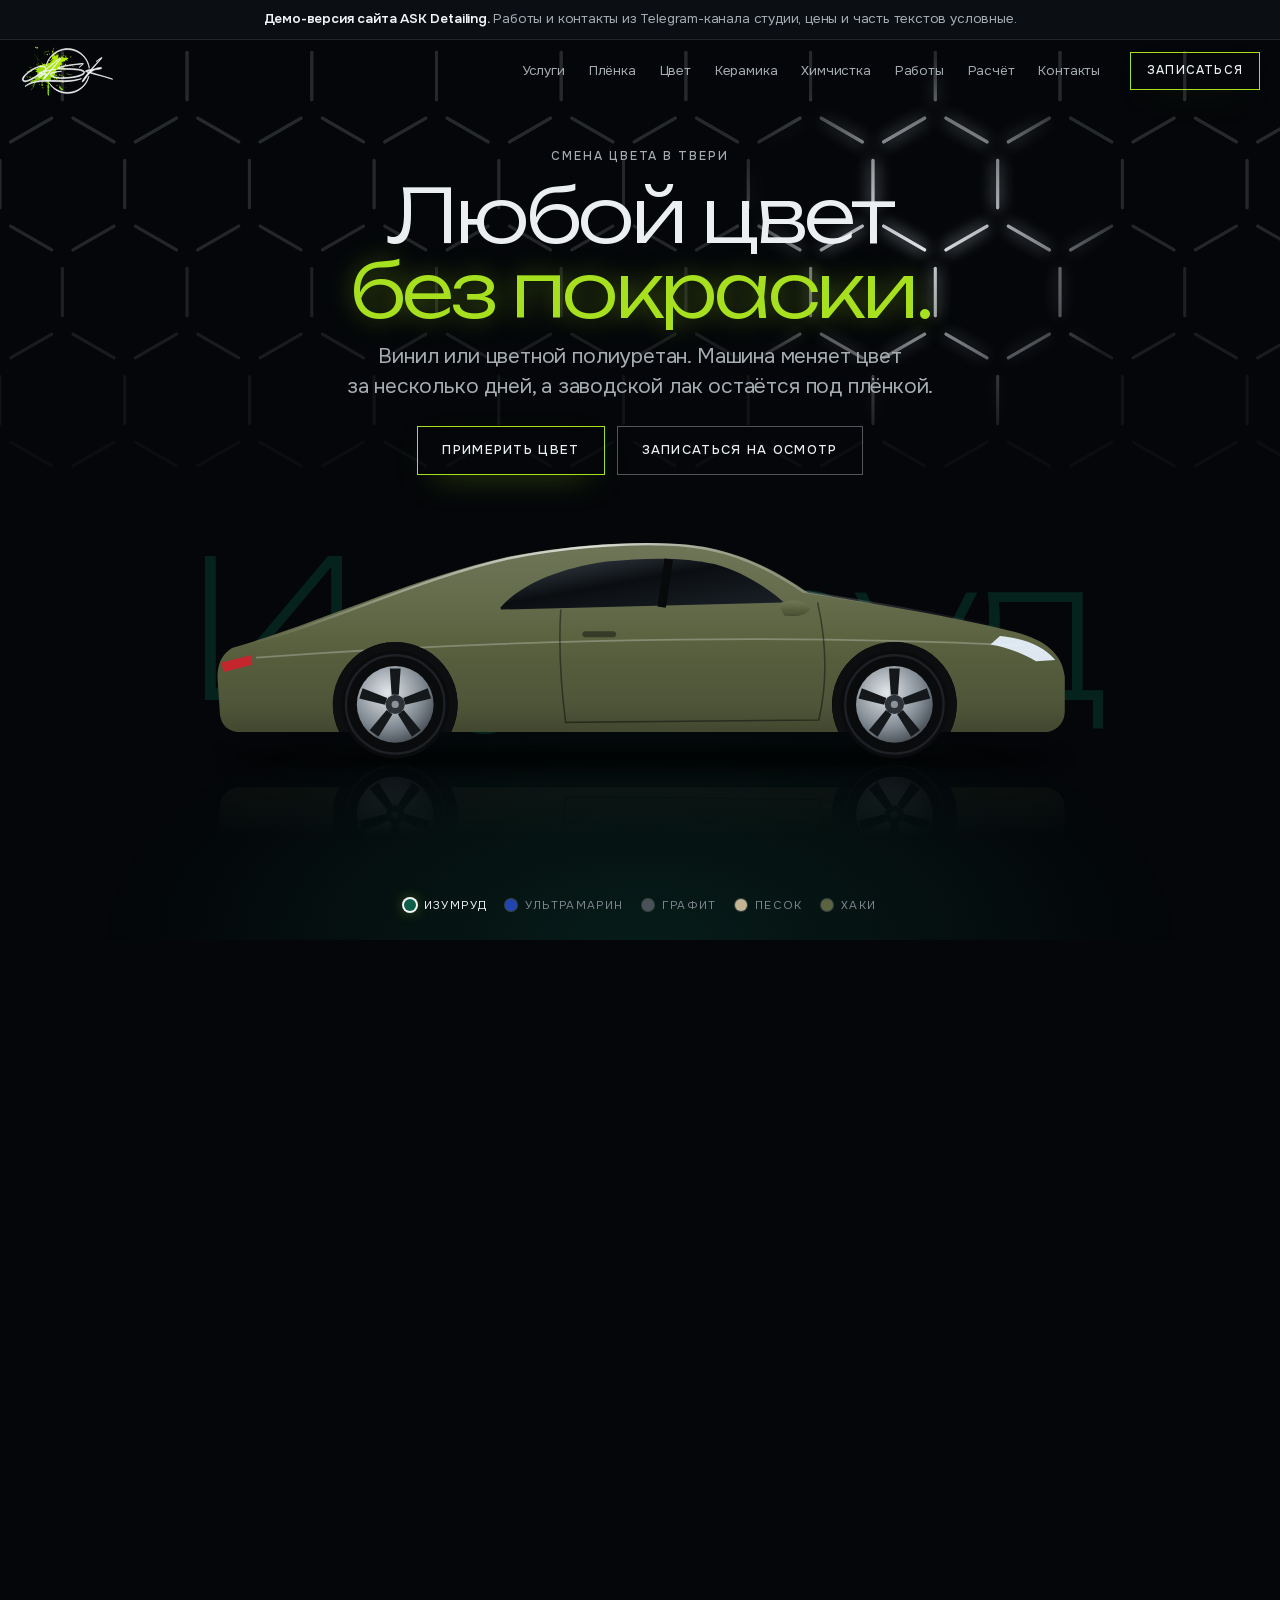
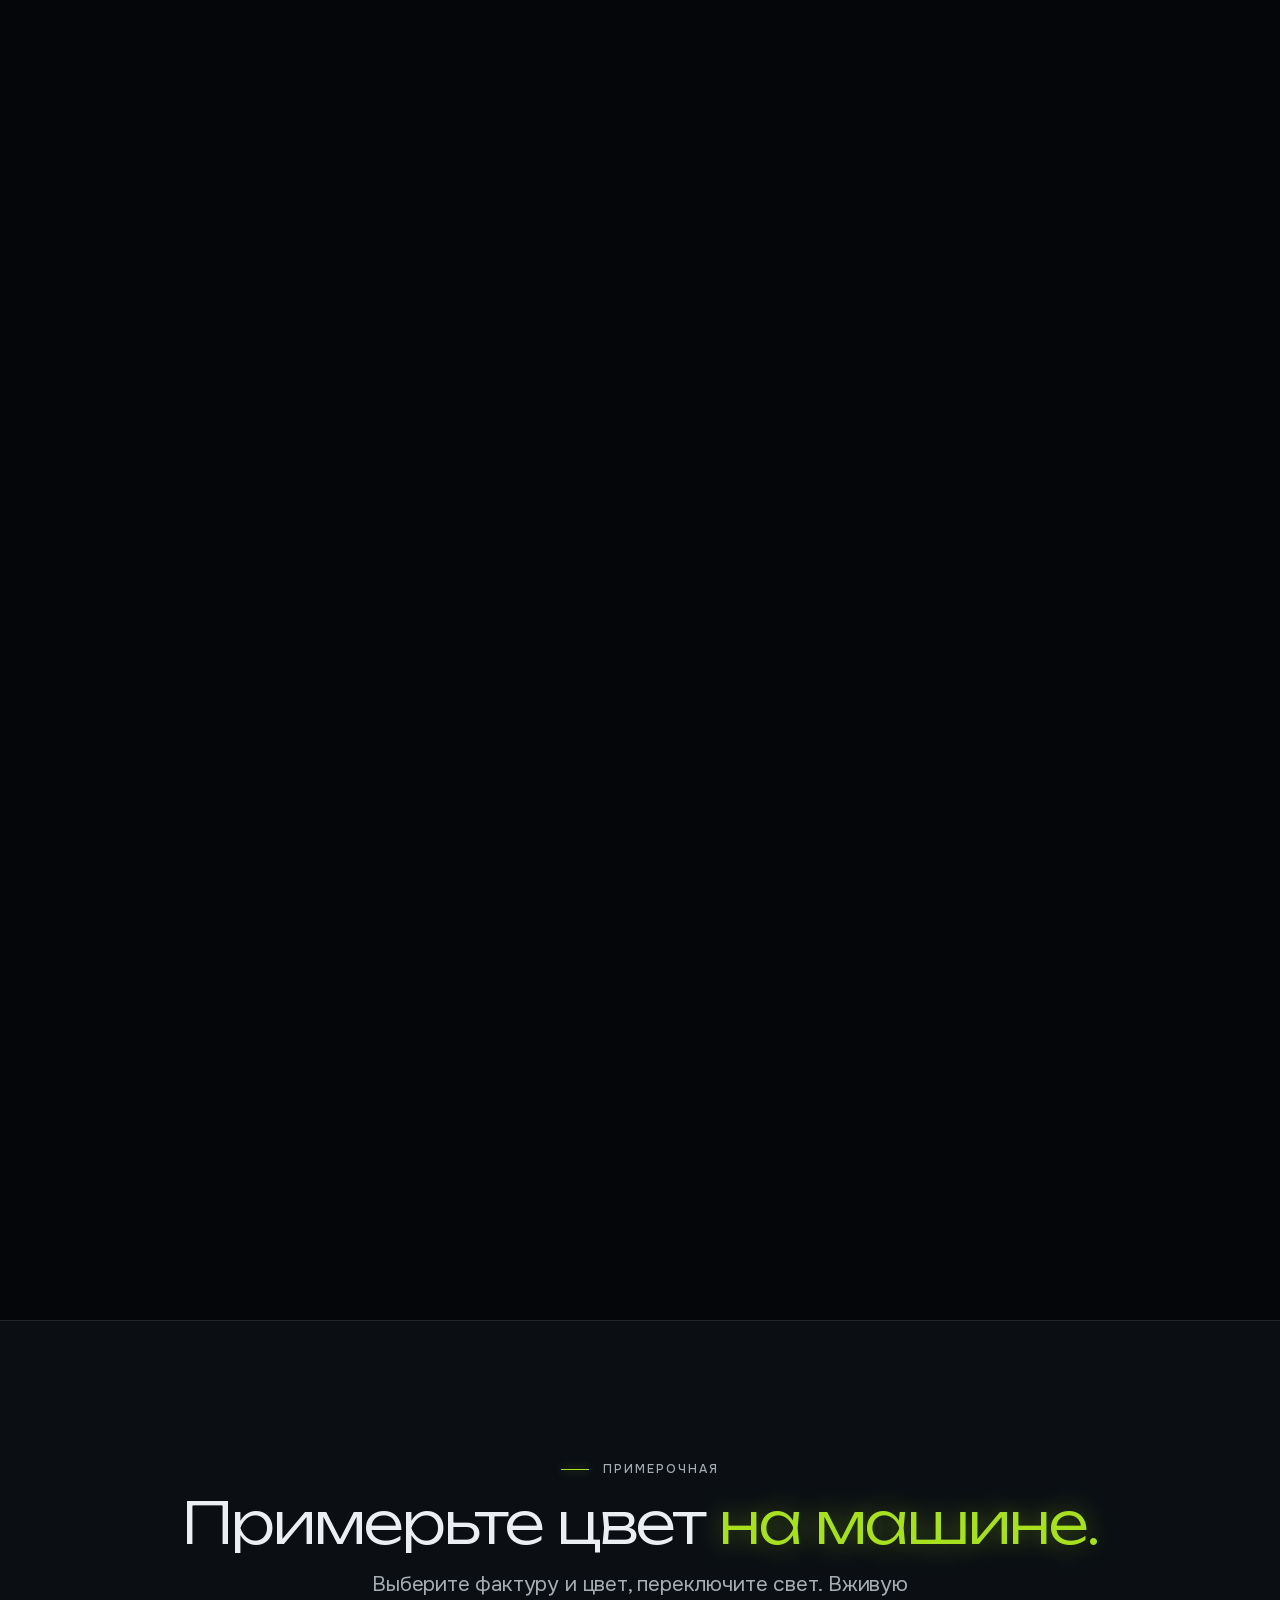
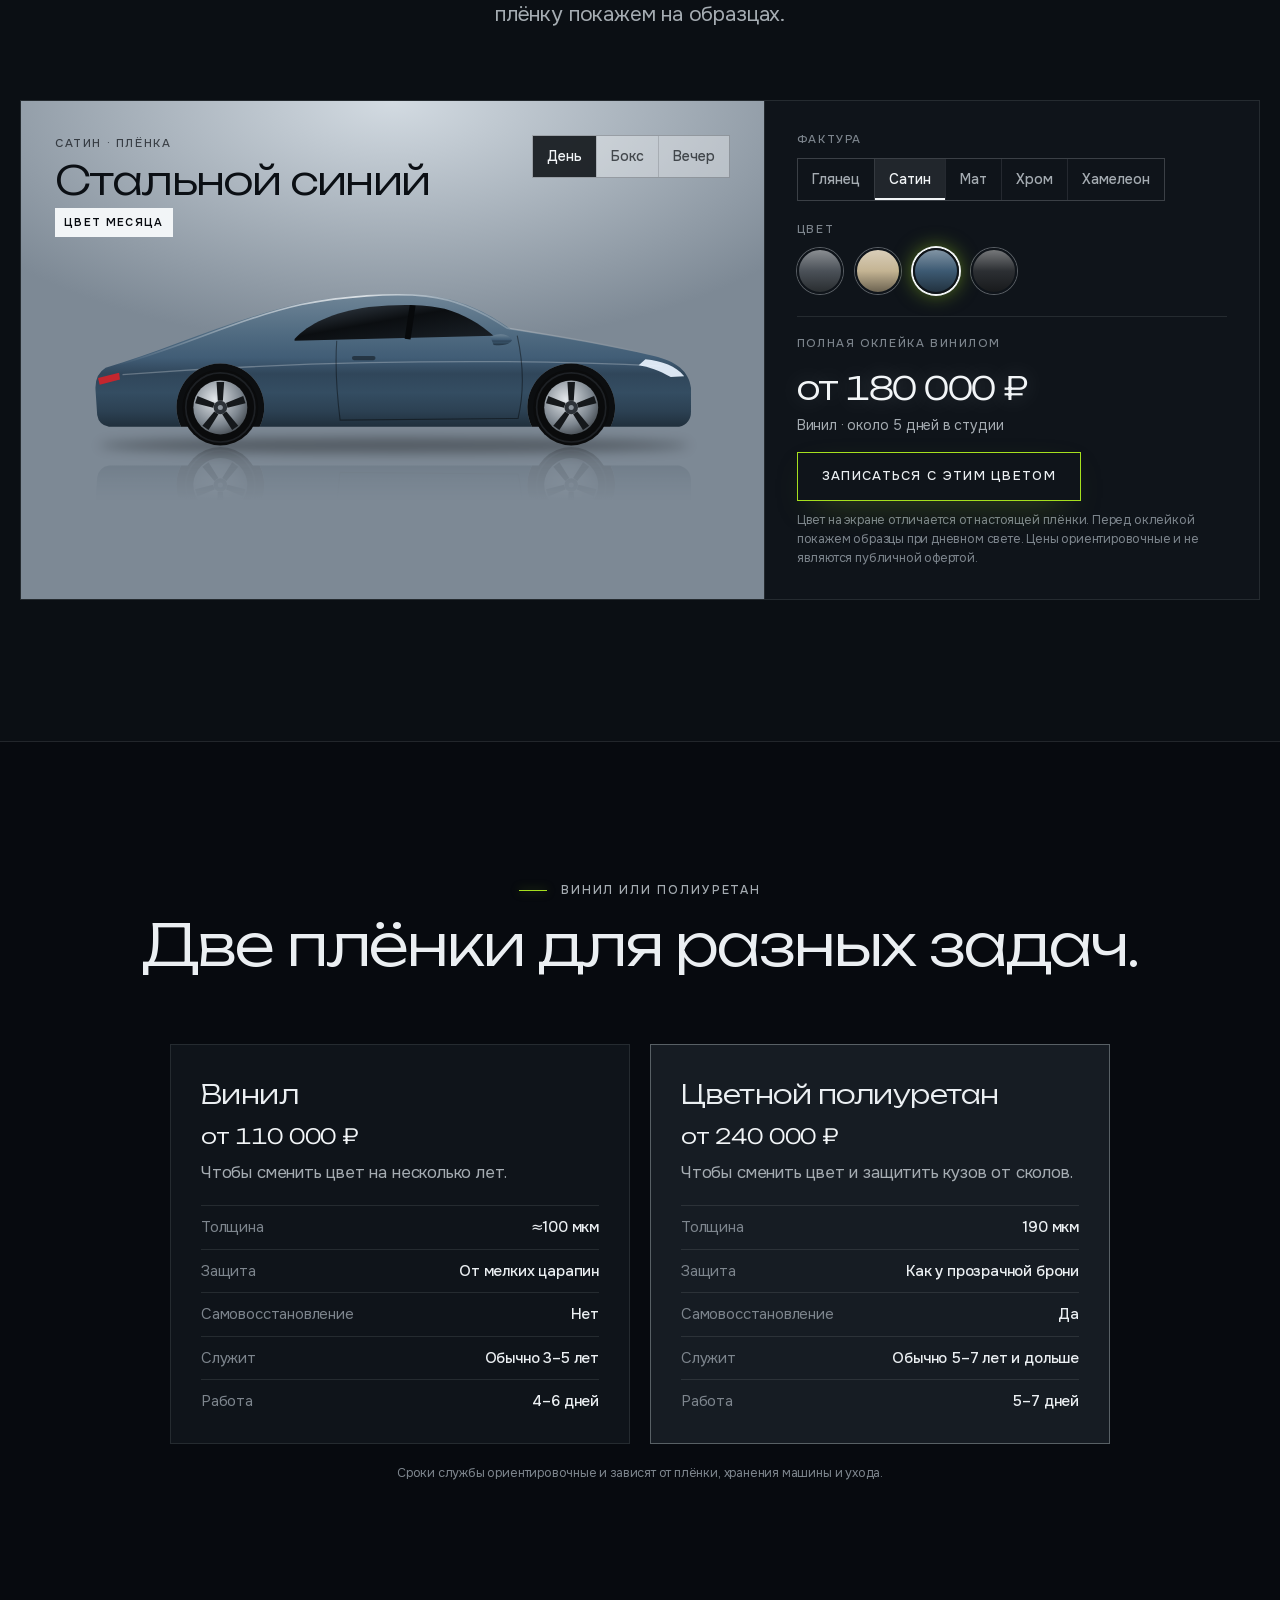
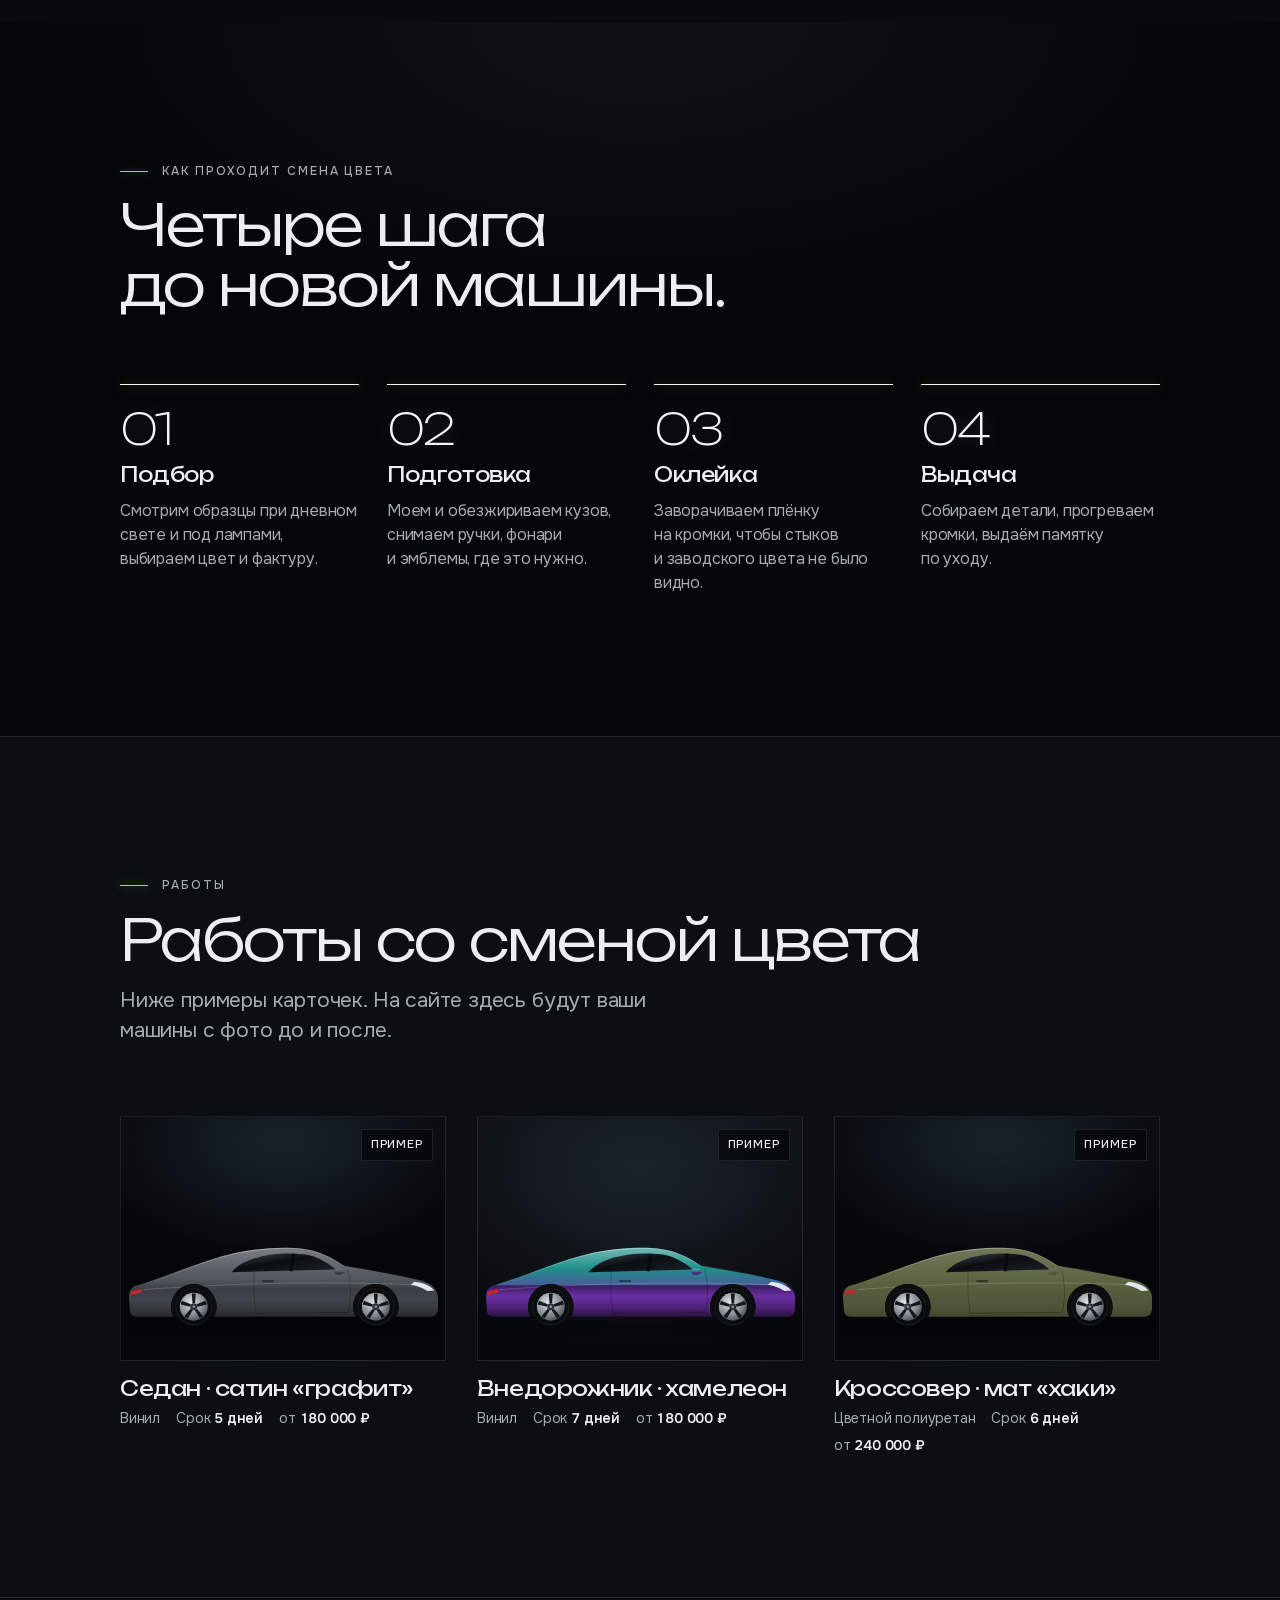
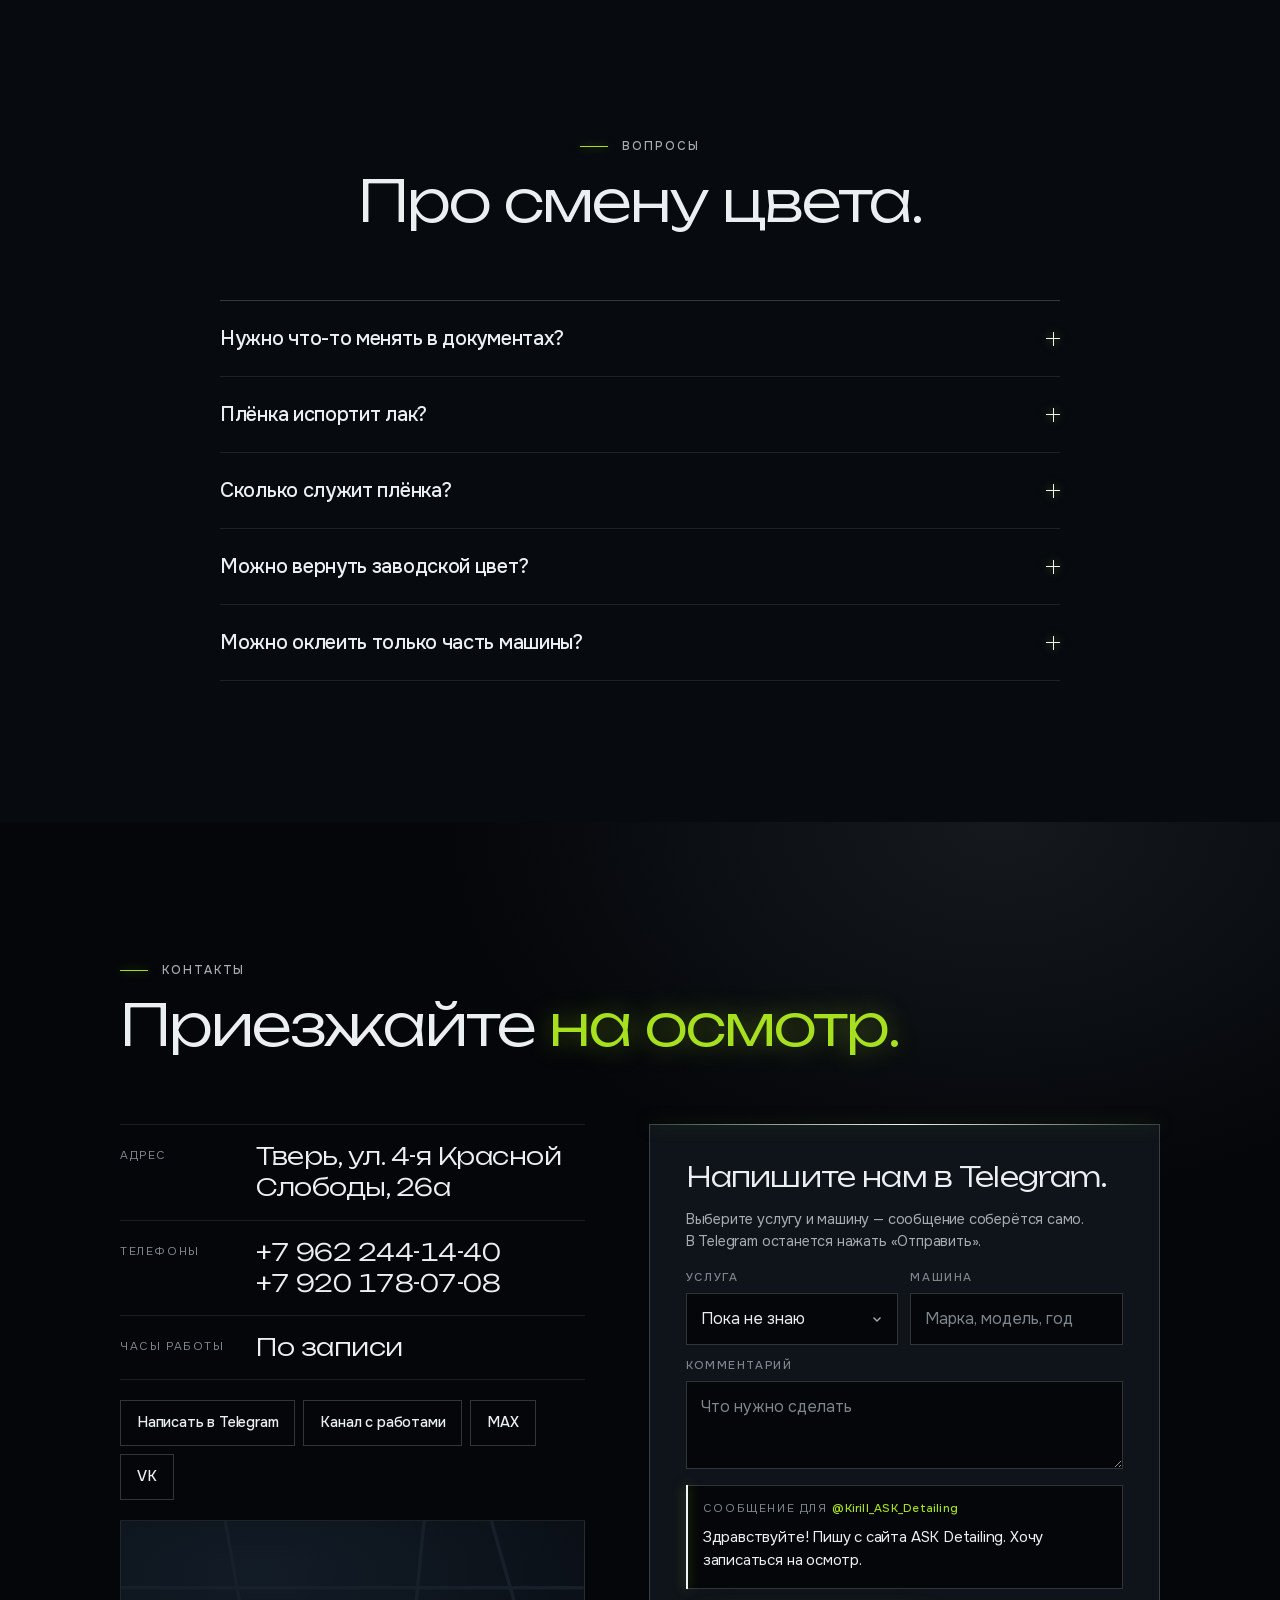
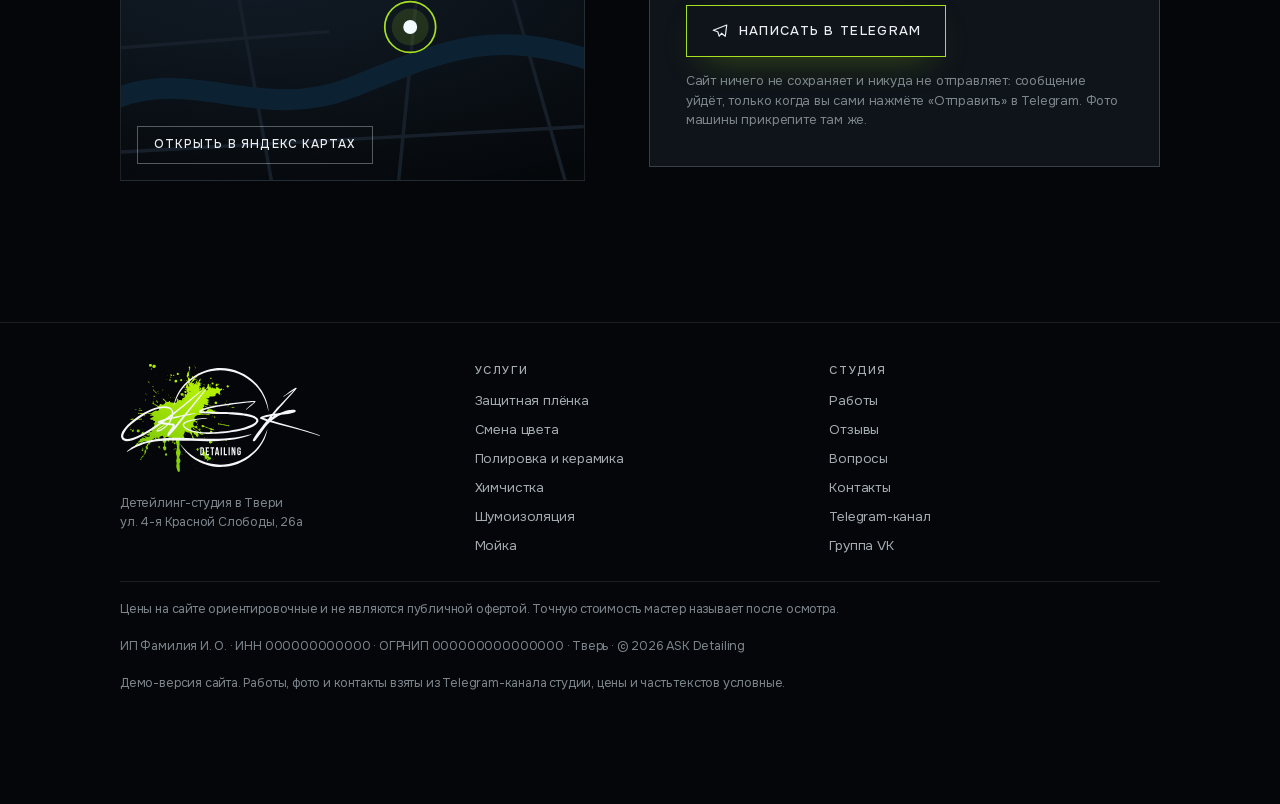
<file: smena-cveta.html>
<!doctype html>
<html lang="ru">
<head>
<meta charset="utf-8">
<meta name="viewport" content="width=device-width, initial-scale=1, viewport-fit=cover">
<title>Смена цвета · ASK Detailing</title>
<meta name="claude:viewport-fit-sides" content="cover">
<meta name="description" content="Смена цвета автомобиля плёнкой в Твери: винил и цветной полиуретан, глянец, сатин, мат, хром и хамелеон. Примерьте цвет на машине онлайн.">
<meta name="robots" content="noindex">
<meta name="theme-color" content="#070a0f">
<meta name="color-scheme" content="dark">
<meta name="format-detection" content="telephone=no">
<meta name="ask-order" content="https://t.me/Kirill_ASK_Detailing">
<link rel="icon" href="favicon.svg" type="image/svg+xml">
<link rel="icon" href="favicon-32.png" type="image/png" sizes="32x32">
<link rel="apple-touch-icon" href="apple-touch-icon.png">
<meta property="og:type" content="website">
<meta property="og:locale" content="ru_RU">
<meta property="og:site_name" content="ASK Detailing">
<meta property="og:title" content="Смена цвета · ASK Detailing">
<meta property="og:description" content="Смена цвета автомобиля плёнкой в Твери: винил и цветной полиуретан, глянец, сатин, мат, хром и хамелеон. Примерьте цвет на машине онлайн.">
<link rel="preload" href="css/fonts/onest-cyrillic.woff2" as="font" type="font/woff2" crossorigin>
<link rel="preload" href="css/fonts/unbounded-cyrillic.woff2" as="font" type="font/woff2" crossorigin>
<link rel="stylesheet" href="css/site.css?v=4d1d12e8">
<script>document.documentElement.classList.add('js');try{if(sessionStorage.getItem('ask-ld')||location.hash)document.documentElement.classList.add('ld-seen')}catch(e){document.documentElement.classList.add('ld-seen')}</script>


</head>
<body>
<div class="ribbon"><div class="wrap"><b>Демо-версия сайта ASK Detailing.</b> Работы и контакты из Telegram-канала студии, цены и часть текстов условные.</div></div>

<header class="nav">
  <div class="wrap">
    <a class="logo" href="./" aria-label="ASK Detailing, на главную"><img src="img/logo-sm.svg" alt="" width="95" height="54"></a>
    <nav class="nav-links" aria-label="Разделы">
      <a href="./#services">Услуги</a>
      <a href="zashchitnaya-plenka.html">Плёнка</a>
      <a href="smena-cveta.html">Цвет</a>
      <a href="polirovka-i-keramika.html">Керамика</a>
      <a href="himchistka.html">Химчистка</a>
      <a href="raboty.html">Работы</a>
      <a href="./#calc">Расчёт</a>
      <a href="#contacts">Контакты</a>
    </nav>
    <a class="btn primary small nav-cta" href="#contacts">Записаться</a>
    <button class="burger" type="button" aria-label="Меню" aria-expanded="false" aria-controls="mmenu"><svg viewBox="0 0 24 24" aria-hidden="true"><path d="M4 8h16M4 16h16" stroke="currentColor" stroke-width="1.8" stroke-linecap="round"/></svg></button>
  </div>
</header>
<div class="mmenu" id="mmenu" hidden>
  <ul>
    <li><a href="./#services">Услуги и цены</a></li>
    <li><a href="zashchitnaya-plenka.html">Защитная плёнка</a></li>
    <li><a href="smena-cveta.html">Смена цвета</a></li>
    <li><a href="polirovka-i-keramika.html">Полировка и керамика</a></li>
    <li><a href="himchistka.html">Химчистка салона</a></li>
    <li><a href="./#noise">Шумоизоляция</a></li>
    <li><a href="./#wash">Мойка</a></li>
    <li><a href="./#calc">Расчёт стоимости</a></li>
    <li><a href="raboty.html">Работы</a></li>
    <li><a href="./#compare">Пакеты</a></li>
    <li><a href="#faq">Вопросы</a></li>
    <li><a href="#contacts">Контакты</a></li>
  </ul>
</div>


<main id="top">
<section class="wr-hero" aria-labelledby="wr-title" data-lamp-scope>
  <div class="wr-track">
    <div class="wr-sticky">
      <div class="lamp-ceil" data-lamp data-fade="1.5" aria-hidden="true"></div>
      <div class="wr-word" aria-hidden="true">Изумруд</div>
      <div class="wrap wr-copy">
        <p class="wr-kicker">Смена цвета в Твери</p>
        <h1 id="wr-title">Любой цвет <span class="lit">без покраски.</span></h1>
        <p class="lead">Винил или цветной полиуретан. Машина меняет цвет за несколько дней, а заводской лак остаётся под плёнкой.</p>
        <div class="hs-cta"><a class="btn primary" href="#studio">Примерить цвет</a><a class="btn line" href="#contacts">Записаться на осмотр</a></div>
      </div>
      <div class="wr-car"></div>
      <div class="wr-dots" aria-hidden="true"></div>
    </div>
  </div>
</section>

<section class="band mist studio-sec" id="studio" aria-labelledby="st-title">
  <div class="wrap wide">
    <div class="band-head center"><p class="eyebrow">Примерочная</p><h2 id="st-title">Примерьте цвет <span class="lit">на машине.</span></h2><p class="lead">Выберите фактуру и цвет, переключите свет. Вживую плёнку покажем на образцах.</p></div>
    <div class="studio">
      <div class="studio-stage day">
        <div class="studio-top">
          <div class="studio-name"><span class="sn-fin">Сатин · плёнка</span><span class="sn-name" aria-live="polite">Стальной синий</span><span class="sn-badge">Цвет месяца</span></div>
          <div class="seg" data-g="light" role="group" aria-label="Освещение"><button type="button" data-v="day" aria-pressed="true">День</button><button type="button" data-v="box" aria-pressed="false">Бокс</button><button type="button" data-v="dusk" aria-pressed="false">Вечер</button></div>
        </div>
        <div class="studio-car"></div>
      </div>
      <div class="studio-panel">
        <div><span class="flabel">Фактура</span><div class="seg" data-g="fin" role="group" aria-label="Фактура"><button type="button" data-v="gloss" aria-pressed="false">Глянец</button><button type="button" data-v="satin" aria-pressed="false">Сатин</button><button type="button" data-v="matte" aria-pressed="false">Мат</button><button type="button" data-v="chrome" aria-pressed="false">Хром</button><button type="button" data-v="shift" aria-pressed="false">Хамелеон</button></div></div>
        <div><span class="flabel">Цвет</span><div class="swatches big" id="wrSw" role="group" aria-label="Цвет плёнки"></div></div>
        <div class="calc-total">
          <span class="flabel">Полная оклейка винилом</span>
          <div class="calc-price" id="wrPrice">от 180 000 ₽</div>
          <div class="calc-meta" id="wrMeta">Винил · около 5 дней в студии</div>
          <a class="btn primary" id="wrSend" href="https://t.me/Kirill_ASK_Detailing" target="_blank" rel="noopener">Записаться с этим цветом</a>
          <p class="calc-fine">Цвет на экране отличается от настоящей плёнки. Перед оклейкой покажем образцы при дневном свете. Цены ориентировочные и не являются публичной офертой.</p>
        </div>
      </div>
    </div>
  </div>
</section>

<section class="band" aria-labelledby="vs-title">
  <div class="wrap">
    <div class="band-head center"><p class="eyebrow">Винил или полиуретан</p><h2 id="vs-title">Две плёнки для разных задач.</h2></div>
    <div class="vs">
      <article class="vs-col">
        <h3>Винил</h3>
        <p class="vs-price">от 110 000 ₽</p>
        <p class="vs-lead">Чтобы сменить цвет на несколько лет.</p>
        <dl>
          <div><dt>Толщина</dt><dd>≈100 мкм</dd></div>
          <div><dt>Защита</dt><dd>От мелких царапин</dd></div>
          <div><dt>Самовосстановление</dt><dd>Нет</dd></div>
          <div><dt>Служит</dt><dd>Обычно 3–5 лет</dd></div>
          <div><dt>Работа</dt><dd>4–6 дней</dd></div>
        </dl>
      </article>
      <article class="vs-col accent">
        <h3>Цветной полиуретан</h3>
        <p class="vs-price">от 240 000 ₽</p>
        <p class="vs-lead">Чтобы сменить цвет и защитить кузов от сколов.</p>
        <dl>
          <div><dt>Толщина</dt><dd>190 мкм</dd></div>
          <div><dt>Защита</dt><dd>Как у прозрачной брони</dd></div>
          <div><dt>Самовосстановление</dt><dd>Да</dd></div>
          <div><dt>Служит</dt><dd>Обычно 5–7 лет и дольше</dd></div>
          <div><dt>Работа</dt><dd>5–7 дней</dd></div>
        </dl>
      </article>
    </div>
    <p class="calc-fine cmp-note">Сроки службы ориентировочные и зависят от плёнки, хранения машины и ухода.</p>
  </div>
</section>

<section class="band night" aria-labelledby="wp-title">
  <div class="wrap">
    <div class="band-head"><p class="eyebrow">Как проходит смена цвета</p><h2 id="wp-title">Четыре шага до новой машины.</h2></div>
    <ol class="steps">
      <li class="step"><h3>Подбор</h3><p>Смотрим образцы при дневном свете и под лампами, выбираем цвет и фактуру.</p></li>
      <li class="step"><h3>Подготовка</h3><p>Моем и обезжириваем кузов, снимаем ручки, фонари и эмблемы, где это нужно.</p></li>
      <li class="step"><h3>Оклейка</h3><p>Заворачиваем плёнку на кромки, чтобы стыков и заводского цвета не было видно.</p></li>
      <li class="step"><h3>Выдача</h3><p>Собираем детали, прогреваем кромки, выдаём памятку по уходу.</p></li>
    </ol>
  </div>
</section>

<section class="band mist" id="works" aria-labelledby="ww-title">
  <div class="wrap">
    <div class="band-head"><p class="eyebrow">Работы</p><h2 id="ww-title">Работы со сменой цвета</h2><p class="lead">Ниже примеры карточек. На сайте здесь будут ваши машины с фото до и после.</p></div>
    <div class="cases">
      <article class="case" data-cat="wrap"><div class="case-pic" data-car="satin:#4b5158" data-label="Седан в сатиновой плёнке цвета графит"><span class="case-tag">Пример</span></div><div class="case-body"><h3>Седан · сатин «графит»</h3><div class="case-facts"><span>Винил</span><span>Срок <b>5 дней</b></span><span>от <b>180 000 ₽</b></span></div></div></article>
      <article class="case" data-cat="wrap"><div class="case-pic dark" data-car="shift:#1f8f8a:#6a2fa3" data-label="Внедорожник в плёнке хамелеон"><span class="case-tag">Пример</span></div><div class="case-body"><h3>Внедорожник · хамелеон</h3><div class="case-facts"><span>Винил</span><span>Срок <b>7 дней</b></span><span>от <b>180 000 ₽</b></span></div></div></article>
      <article class="case" data-cat="wrap"><div class="case-pic" data-car="matte:#5b6341" data-label="Кроссовер в матовой плёнке хаки"><span class="case-tag">Пример</span></div><div class="case-body"><h3>Кроссовер · мат «хаки»</h3><div class="case-facts"><span>Цветной полиуретан</span><span>Срок <b>6 дней</b></span><span>от <b>240 000 ₽</b></span></div></div></article>
    </div>
  </div>
</section>

<section class="band" id="faq" aria-labelledby="faq-title">
  <div class="wrap">
    <div class="band-head center"><p class="eyebrow">Вопросы</p><h2 id="faq-title">Про смену цвета.</h2></div>
    <div class="faq">
      <details><summary>Нужно что-то менять в документах?</summary><p>Если плёнка меняет основной цвет машины, то есть больше половины кузова, цвет в регистрационных документах нужно обновить в ГИБДД. Перед оклейкой уточните актуальный порядок: правила время от времени меняются. Частичная оклейка, например крыши или зеркал, основной цвет не меняет.</p></details>
      <details><summary>Плёнка испортит лак?</summary><p>Нет, если лак заводской и в хорошем состоянии. Перекрашенные детали заранее проверяем толщиномером и предупреждаем о рисках при снятии.</p></details>
      <details><summary>Сколько служит плёнка?</summary><p>Винил обычно служит 3–5 лет, цветной полиуретан — 5–7 лет и дольше. Срок зависит от плёнки, хранения машины и ухода.</p></details>
      <details><summary>Можно вернуть заводской цвет?</summary><p>Да. Плёнку снимают, а под ней остаётся заводской лак.</p></details>
      <details><summary>Можно оклеить только часть машины?</summary><p>Да: крышу, зеркала, капот, стойки или хромированные детали. Цену назовём по фото.</p></details>
    </div>
  </div>
</section>

<section class="band night" id="contacts" aria-labelledby="ct-title">
  <div class="wrap">
    <div class="band-head"><p class="eyebrow">Контакты</p><h2 id="ct-title">Приезжайте <span class="lit">на осмотр.</span></h2></div>
    <div class="contact">
      <div class="c-info">
        <div class="c-line"><span>Адрес</span><b>Тверь, ул. 4-я Красной Слободы, 26а</b></div>
        <div class="c-line"><span>Телефоны</span><b><a href="tel:+79622441440">+7 962 244-14-40</a><a href="tel:+79201780708">+7 920 178-07-08</a></b></div>
        <div class="c-line"><span>Часы работы</span><b>По записи</b></div>
        <div class="c-btns">
          <a class="c-btn" href="https://t.me/Kirill_ASK_Detailing" target="_blank" rel="noopener" data-tg>Написать в Telegram</a>
          <a class="c-btn" href="https://t.me/askdetailing" target="_blank" rel="noopener">Канал с работами</a>
          <a class="c-btn" href="#" data-ph="Здесь будет ссылка на чат студии в MAX, если он есть.">MAX</a>
          <a class="c-btn" href="https://vk.ru/club202901436" target="_blank" rel="noopener">VK</a>
        </div>
        <div class="c-map">
          <svg viewBox="0 0 400 225" preserveAspectRatio="xMidYMid slice" aria-hidden="true">
            <g stroke="#17202a" stroke-width="3" fill="none"><path d="M0 58H400"/><path d="M0 200L400 178"/><path d="M90 0L130 225"/><path d="M262 0L240 225"/><path d="M320 0L384 225"/><path d="M0 110L180 96"/></g>
            <path d="M-10 156C60 124 120 176 200 144S320 92 410 122" fill="none" stroke="#0c2233" stroke-width="18" stroke-linecap="round"/>
            <circle class="pin" cx="250" cy="92" r="22" fill="none" stroke="#a6e01e" stroke-width="1.5"/><circle cx="250" cy="92" r="16" fill="rgba(166,224,30,.14)"/><circle cx="250" cy="92" r="6" fill="#f2fbff"/>
          </svg>
          <a class="btn line small" href="https://yandex.ru/maps/?text=%D0%A2%D0%B2%D0%B5%D1%80%D1%8C%2C%204-%D1%8F%20%D0%9A%D1%80%D0%B0%D1%81%D0%BD%D0%BE%D0%B9%20%D0%A1%D0%BB%D0%BE%D0%B1%D0%BE%D0%B4%D1%8B%2C%2026%D0%B0" target="_blank" rel="noopener">Открыть в Яндекс Картах</a>
        </div>
      </div>
      <form class="form tg-form" id="requestForm" novalidate>
        <h3>Напишите нам в Telegram.</h3>
        <p class="note">Выберите услугу и машину — сообщение соберётся само. В Telegram останется нажать «Отправить».</p>
        <div class="fgrid">
          <div class="field"><label for="fService">Услуга</label><select id="fService" name="service"><option value="">Пока не знаю</option><option value="ppf">Защитная плёнка</option><option value="wrap">Смена цвета</option><option value="ceramic">Полировка и керамика</option><option value="dry">Химчистка</option><option value="wash">Мойка</option><option value="tint">Тонировка</option><option value="noise">Шумоизоляция</option><option value="equip">Доп. оборудование</option><option value="style">Антихром и стайлинг</option><option value="other">Другое</option></select></div>
          <div class="field"><label for="fCar">Машина</label><input id="fCar" name="car" placeholder="Марка, модель, год" autocomplete="off" maxlength="80"></div>
          <div class="field full"><label for="fNote">Комментарий</label><textarea id="fNote" name="note" placeholder="Что нужно сделать" maxlength="600"></textarea></div>
        </div>
        <div class="tg-msg">
          <p class="tg-to">Сообщение для <b data-tg-to>@Kirill_ASK_Detailing</b></p>
          <p class="tg-text" data-tg-text>Здравствуйте! Пишу с сайта ASK Detailing. Хочу записаться на осмотр.</p>
        </div>
        <a class="btn primary tg-send" id="fSend" href="https://t.me/Kirill_ASK_Detailing" target="_blank" rel="noopener"><svg viewBox="0 0 24 24" aria-hidden="true"><path d="M21 4L3 11l6 2 2 6 3-4 5 4z" fill="none" stroke="currentColor" stroke-width="1.6" stroke-linejoin="round"/></svg>Написать в Telegram</a>
        <p class="consent-note">Сайт ничего не сохраняет и никуда не отправляет: сообщение уйдёт, только когда вы сами нажмёте «Отправить» в Telegram. Фото машины прикрепите там же.</p>
      </form>
    </div>
  </div>
</section>

</main>

<script id="colors-data" type="application/json">{"_note":"Палитра страницы «Смена цвета». Названия условные: замените на плёнки, с которыми работает студия. hex2 — второй оттенок хамелеона. month — цвет месяца, hero — цвета сцены первого экрана. white — белая плёнка: у белого винила своя цена (calc.wrap.whiteGloss и whiteMatte в prices.json).","month":"Стальной синий","hero":["Изумруд","Ультрамарин","Графит","Песок","Хаки"],"finishes":[{"id":"gloss","name":"Глянец"},{"id":"satin","name":"Сатин"},{"id":"matte","name":"Мат"},{"id":"chrome","name":"Хром"},{"id":"shift","name":"Хамелеон"}],"list":[{"name":"Обсидиан","finish":"gloss","hex":"#16181c"},{"name":"Белый","finish":"gloss","hex":"#eceff1","white":true},{"name":"Изумруд","finish":"gloss","hex":"#0e5e48"},{"name":"Ультрамарин","finish":"gloss","hex":"#2244b0"},{"name":"Бордо","finish":"gloss","hex":"#6b1424"},{"name":"Мандарин","finish":"gloss","hex":"#d9601c"},{"name":"Графит","finish":"satin","hex":"#4b5158"},{"name":"Песок","finish":"satin","hex":"#c4b493"},{"name":"Стальной синий","finish":"satin","hex":"#3d5a73"},{"name":"Мокрый асфальт","finish":"satin","hex":"#2c2f33"},{"name":"Белый мат","finish":"matte","hex":"#e4e7e9","white":true},{"name":"Хаки","finish":"matte","hex":"#5b6341"},{"name":"Серый мел","finish":"matte","hex":"#8d9296"},{"name":"Чёрный мат","finish":"matte","hex":"#1b1c1e"},{"name":"Кирпич","finish":"matte","hex":"#8a3b2c"},{"name":"Жидкий металл","finish":"chrome","hex":"#c9d0d8"},{"name":"Золото","finish":"chrome","hex":"#c9a24a"},{"name":"Синий хром","finish":"chrome","hex":"#3c5a9e"},{"name":"Нефть","finish":"shift","hex":"#1f8f8a","hex2":"#6a2fa3"},{"name":"Северное сияние","finish":"shift","hex":"#2b9a5a","hex2":"#2c4fb0"},{"name":"Закат","finish":"shift","hex":"#c2462e","hex2":"#7a2a8a"}]}</script>
<footer class="foot">
  <div class="wrap">
    <div class="foot-cols">
      <div class="foot-brand"><a href="./" aria-label="ASK Detailing, на главную"><img src="img/logo.svg" alt="" width="210" height="118" loading="lazy" decoding="async"></a><p>Детейлинг-студия в Твери<br>ул. 4-я Красной Слободы, 26а</p></div>
      <div><h4>Услуги</h4><ul><li><a href="zashchitnaya-plenka.html">Защитная плёнка</a></li><li><a href="smena-cveta.html">Смена цвета</a></li><li><a href="polirovka-i-keramika.html">Полировка и керамика</a></li><li><a href="himchistka.html">Химчистка</a></li><li><a href="./#noise">Шумоизоляция</a></li><li><a href="./#wash">Мойка</a></li></ul></div>
      <div><h4>Студия</h4><ul><li><a href="raboty.html">Работы</a></li><li><a href="./#reviews">Отзывы</a></li><li><a href="#faq">Вопросы</a></li><li><a href="#contacts">Контакты</a></li><li><a href="https://t.me/askdetailing" target="_blank" rel="noopener">Telegram-канал</a></li><li><a href="https://vk.ru/club202901436" target="_blank" rel="noopener">Группа VK</a></li></ul></div>
    </div>
    <p>Цены на сайте ориентировочные и не являются публичной офертой. Точную стоимость мастер называет после осмотра.</p>
    <p>ИП Фамилия И. О. · ИНН 000000000000 · ОГРНИП 000000000000000 · Тверь · © 2026 ASK Detailing</p>
    <p>Демо-версия сайта. Работы, фото и контакты взяты из Telegram-канала студии, цены и часть текстов условные.</p>
  </div>
</footer>



<nav class="mbar" aria-label="Быстрая связь">
  <a href="tel:+79622441440"><svg viewBox="0 0 24 24" aria-hidden="true"><path d="M6.6 3.5l2.6 3.4-1.7 2.2a12 12 0 0 0 5.4 5.4l2.2-1.7 3.4 2.6-1.4 3.1c-.3.6-1 1-1.7.9C9.9 18.6 5.4 14.1 4.6 8.6c-.1-.7.3-1.4.9-1.7z" fill="none" stroke="currentColor" stroke-width="1.7" stroke-linejoin="round"/></svg><span>Позвонить</span></a>
  <a href="https://t.me/Kirill_ASK_Detailing" target="_blank" rel="noopener" data-tg><svg viewBox="0 0 24 24" aria-hidden="true"><path d="M21 4L3 11l6 2 2 6 3-4 5 4z" fill="none" stroke="currentColor" stroke-width="1.7" stroke-linejoin="round"/></svg><span>Telegram</span></a>
  <a href="https://vk.ru/club202901436" target="_blank" rel="noopener"><svg viewBox="0 0 24 24" aria-hidden="true"><path d="M4 5h16v11H9l-5 4z" fill="none" stroke="currentColor" stroke-width="1.7" stroke-linejoin="round"/></svg><span>VK</span></a>
  <a href="./#calc"><svg viewBox="0 0 24 24" aria-hidden="true"><rect x="5" y="3" width="14" height="18" rx="3" fill="none" stroke="currentColor" stroke-width="1.7"/><path d="M8 7h8M8 12h2M12 12h2M16 12h0M8 16h2M12 16h2" stroke="currentColor" stroke-width="1.7" stroke-linecap="round"/></svg><span>Расчёт</span></a>
</nav>

<script id="prices-data" type="application/json">{"_note":"Цены в рублях. По прайсу студии от 8 ноября 2026: защитная плёнка, смена цвета, полировка и керамика, шумоизоляция; мойка — по прайсу от 9 ноября 2026. Пока условные: химчистка, тонировка, доп. оборудование, антихром и стайлинг. После правок пересоберите сайт.","services":{"ppfRisk":55000,"ppfFull":175000,"wrap":110000,"colorPpf":240000,"polish":15000,"noise":10000,"dry":8000,"tint":5000,"equip":3000,"style":5000},"film":{"thickness":190},"ppfPacks":[{"id":"risk","name":"Зоны риска","parts":"Капот, передние крылья, бампер, фары, стойки у лобового стекла, полоса на крышу, зеркала, внутренние пороги, погрузочная зона, зоны под ручками","zones":["hood","fenderF","bumperF","head","roof","mirror","skirt"],"days":"от 1 дня","from":55000},{"id":"full","name":"Весь кузов","parts":"Все окрашенные детали","zones":["fenderR","door","fenderF","bumperF","bumperR","skirt","roof","hood","head","mirror"],"days":"4–6 дней","from":175000}],"calc":{"_note":"zones — цена плёнки по деталям «от–до» для стандартной (std) и премиальной (pre) плёнки, от компакта до внедорожника. Передние крылья и зеркала, а у премиума ещё и фары студия оставила как было: цена для седана ×0,85…×1,25, премиум ×1,3. classes — какую часть вилки берёт класс машины: 0 — нижняя граница, 1 — верхняя. Если выбран ровно пакет из ppfPacks, цена пакета «от» пересчитывается по тем же деталям. wrap — смена цвета винилом «от», wrapClasses — множители класса для винила, spread — ширина вилки для винила.","zones":{"hood":{"std":[14000,18000],"pre":[19000,25000]},"fenderF":{"std":[14000,21000],"pre":[19000,28000]},"head":{"std":[4000,8000],"pre":[8000,11000]},"bumperF":{"std":[13000,25000],"pre":[16000,31000]},"skirt":{"std":[5000,15000],"pre":[10000,18000]},"door":{"std":[40000,48000],"pre":[48000,68000]},"fenderR":{"std":[20000,40000],"pre":[24000,32000]},"bumperR":{"std":[19000,25000],"pre":[25000,31000]},"roof":{"std":[26000,35000],"pre":[29000,45000]},"mirror":{"std":[4000,6000],"pre":[5500,8000]}},"classes":{"c":[0,0.4],"s":[0.2,0.6],"k":[0.4,0.8],"x":[0.6,1]},"wrap":{"whiteGloss":110000,"whiteMatte":140000,"color":180000,"chrome":350000},"wrapClasses":{"c":1,"s":1.18,"k":1.29,"x":1.47},"spread":0.15},"noise":{"_note":"Шумоизоляция по зонам. У потолка две цены: без панорамной крыши (price) и с ней (pano).","zones":[{"id":"doors","name":"Двери","price":20000},{"id":"floor","name":"Пол","price":60000},{"id":"roof","name":"Потолок","price":30000,"pano":10000},{"id":"trunk","name":"Багажник","price":20000},{"id":"arches","name":"Арки","price":20000}]},"wash":{"_note":"Комплексы мойки. Цены «от»: итог зависит от размера машины и загрязнения. Порядок пунктов — как в прайсе студии.","packs":[{"id":"standard","name":"Стандарт","from":1500,"items":["Двухфазная мойка кузова (губка, кисть)","Пылесос салона","Чистка педального узла","Продувка салона","Влажная уборка","Чистка трёх передних стёкол","Сушка кузова","Продувка кузова"]},{"id":"classic","name":"Классический","from":2500,"items":["Двухфазная мойка кузова (губка, кисть)","Выбивка ковролина торнадором","Чистка педального узла","Обработка пластика салона антистатическим средством","Продувка салона","Чистка стёкол","Чистка резины","Сушка кузова","Продувка кузова"]},{"id":"premium","name":"Премиум","from":4000,"items":["Двухфазная мойка кузова (губка, кисть)","Выбивка ковролина торнадором","Экспресс-химчистка пластика салона","Обработка пластика антистатическим средством","Чистка стёкол","Чистка педального узла","Чистка дисков","Чистка резины","Обработка резины кондиционером, чтобы не появлялись трещины","Уборка багажника","Сушка кузова","Продувка кузова"]},{"id":"three","name":"Трёхфазный","from":10000,"items":["Мойка кузова эмульсией","Удаление битумных пятен","Удаление металлических вкраплений и других загрязнений","Нанесение кварцевого покрытия","Выбивка ковролина торнадором","Чистка педального узла","Чистка пластика салона химическим средством","Продувка пластика салона","Обработка пластика салона антистатическим средством","Чистка стёкол","Чистка дисков","Чистка резины","Обработка резины кондиционером, чтобы не появлялись трещины","Сушка кузова микрофибровыми полотенцами","Продувка кузова турбосушкой","Уборка багажника по желанию"]}]},"compare":{"pol":{"cols":[["Керамика в 1 слой",15000],["Керамика и лёгкая полировка",25000],["Керамика и глубокая полировка",35000],["Керамика и восстанавливающая полировка",45000]],"rows":[["Полировка","—","Лёгкая","Глубокая","Восстанавливающая"],["Что даёт","Блеск и защита лака без полировки","Освежает лак, уходит лёгкая паутинка","Убирает паутинку, голограммы и мелкие царапины","Возвращает уставший лак: более глубокие риски и следы плохой полировки"],["Керамика","1 слой","+","+","+"],["Гидрофобный эффект","+","+","+","+"],["Срок","1–2 дня","1–2 дня","2–3 дня","3–4 дня"]]},"dry":{"cols":[["Экспресс",8000],["Комплексная",18000],["С разбором",25000]],"rows":[["Сиденья и ковры","+","+","+"],["Потолок и багажник","—","+","+"],["Снятие сидений","—","—","+"],["Кожа","Чистка","Чистка и пропитка","Чистка и пропитка"],["Срок","3–4 часа","1 день","2 дня"]]}}}</script>
<script src="js/vendor/lenis.min.js?v=44dcd10f"></script>
<script src="js/car.js?v=fc2ad631"></script>
<script src="js/scenes.js?v=16b79ddb"></script>
<script src="js/light.js?v=158a0e42"></script>
<script src="js/wrap.js?v=22354d20"></script>
<script src="js/tools.js?v=e75912e4"></script>


</body>
</html>
</file>
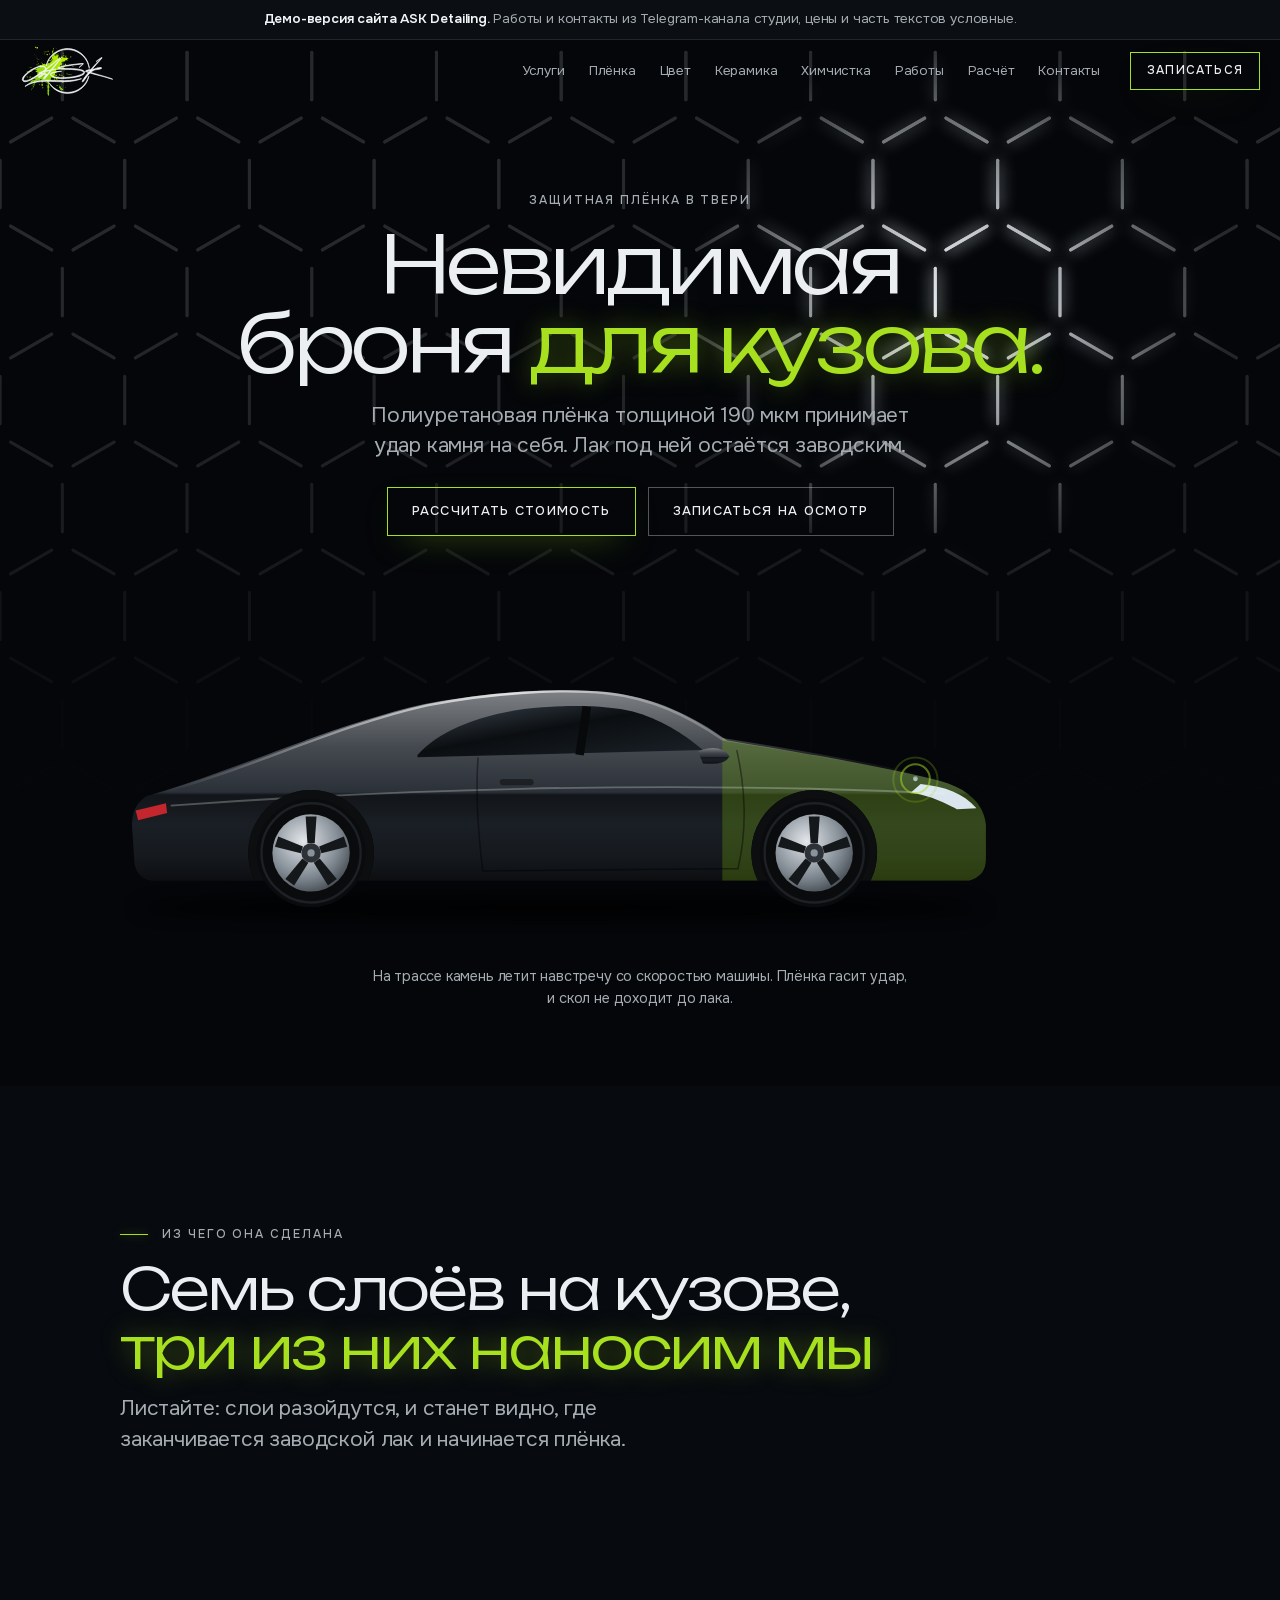
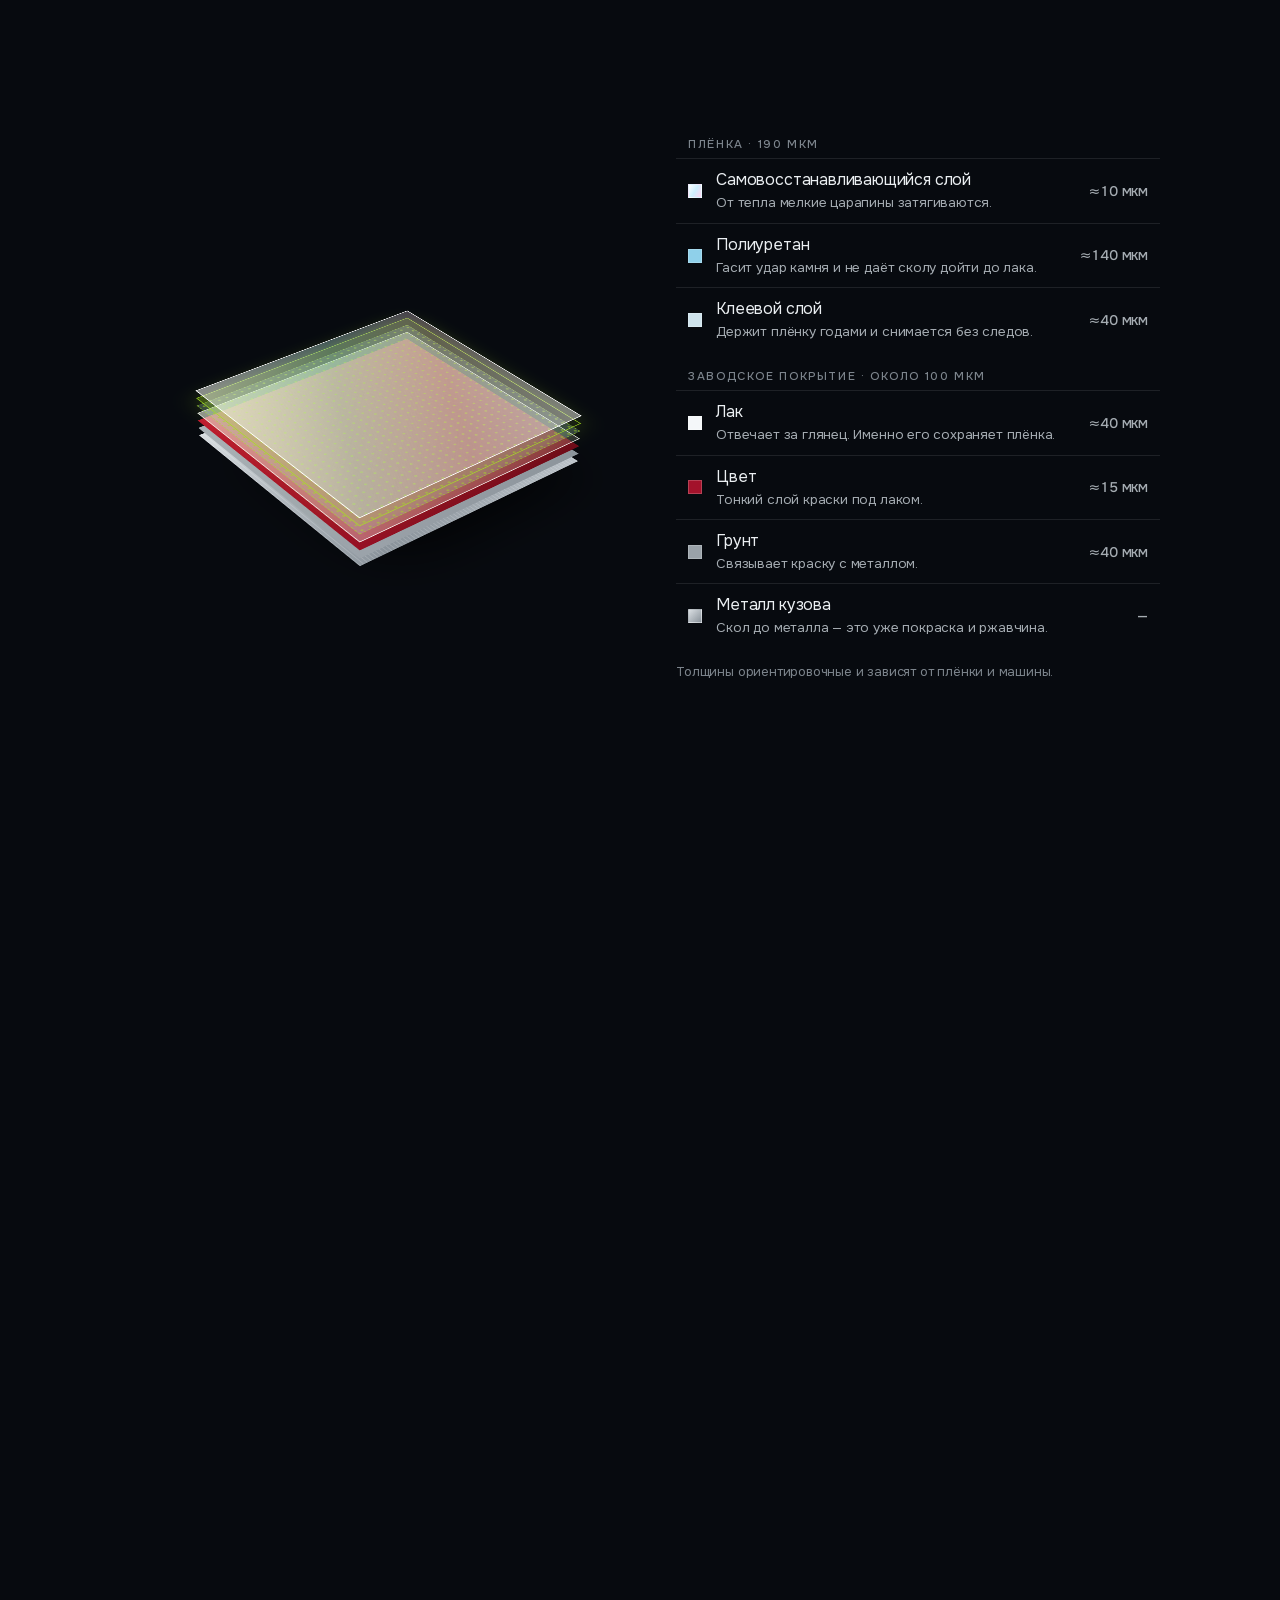
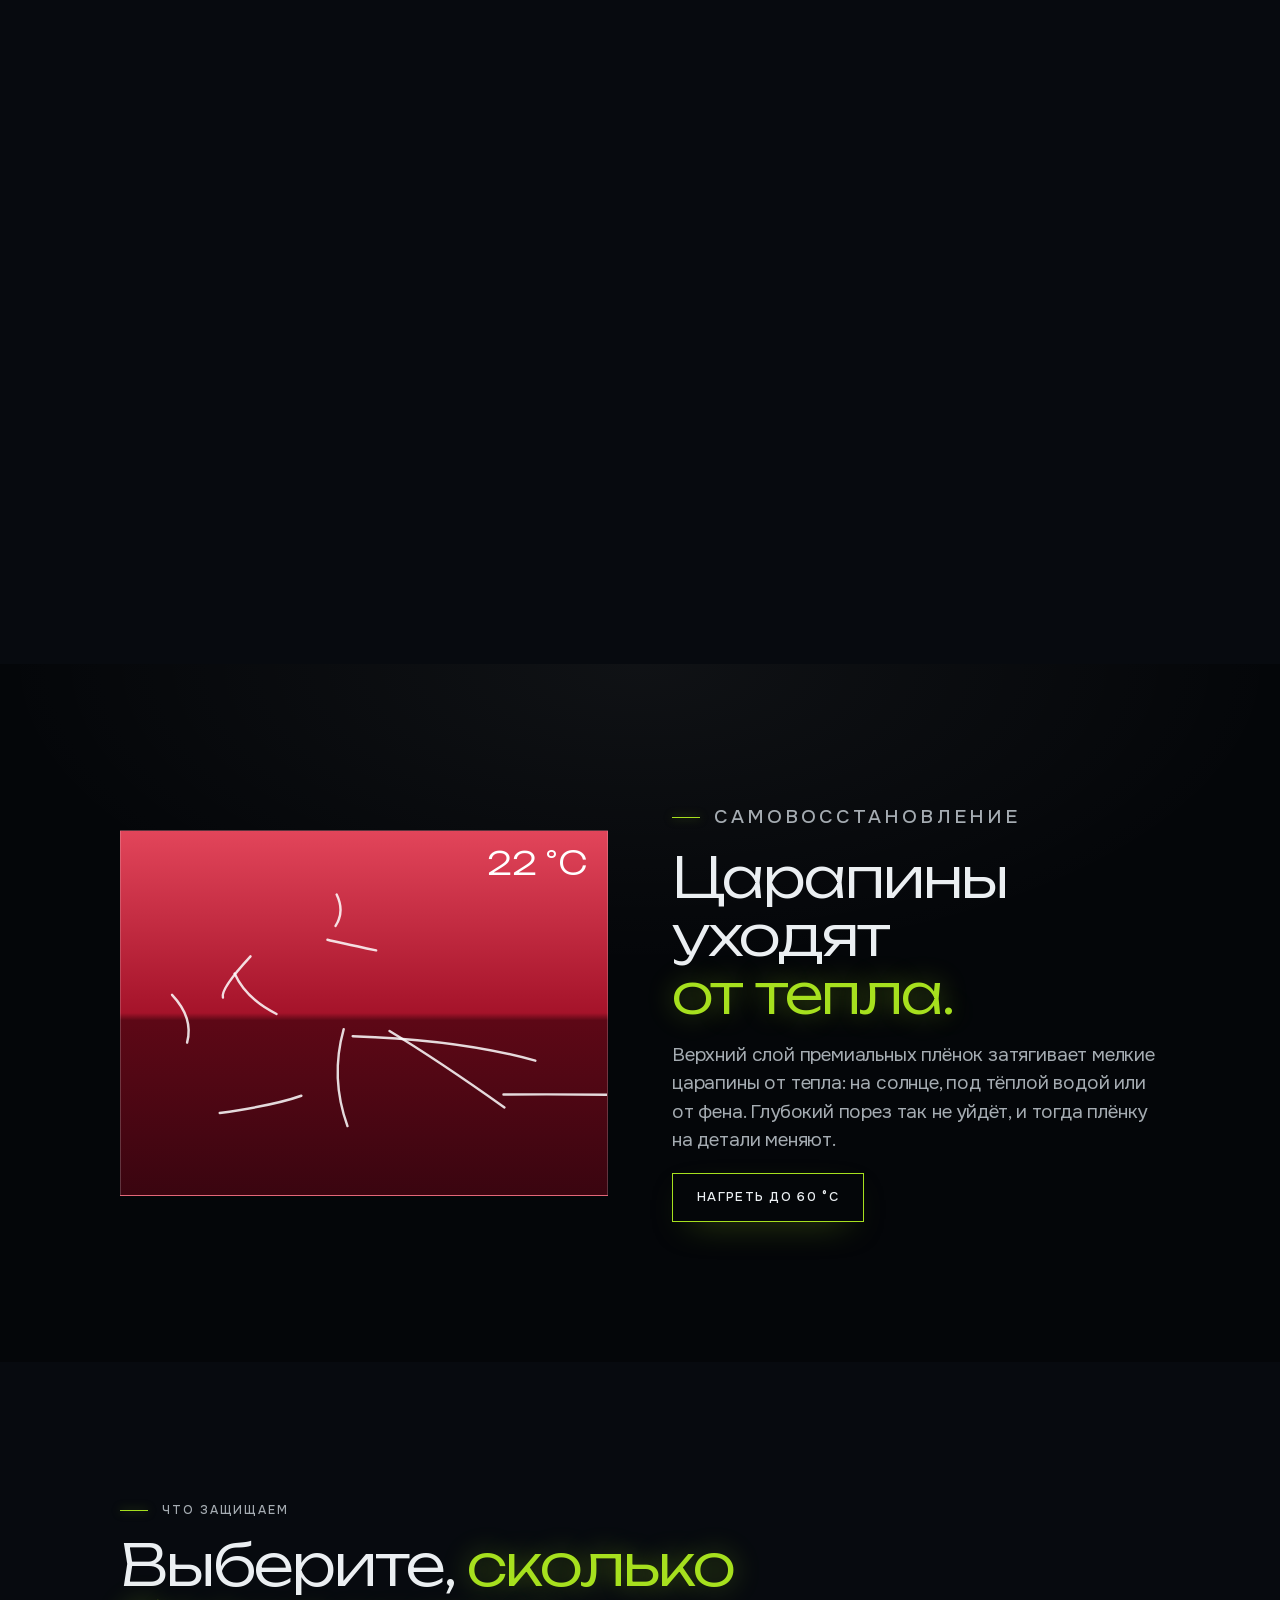
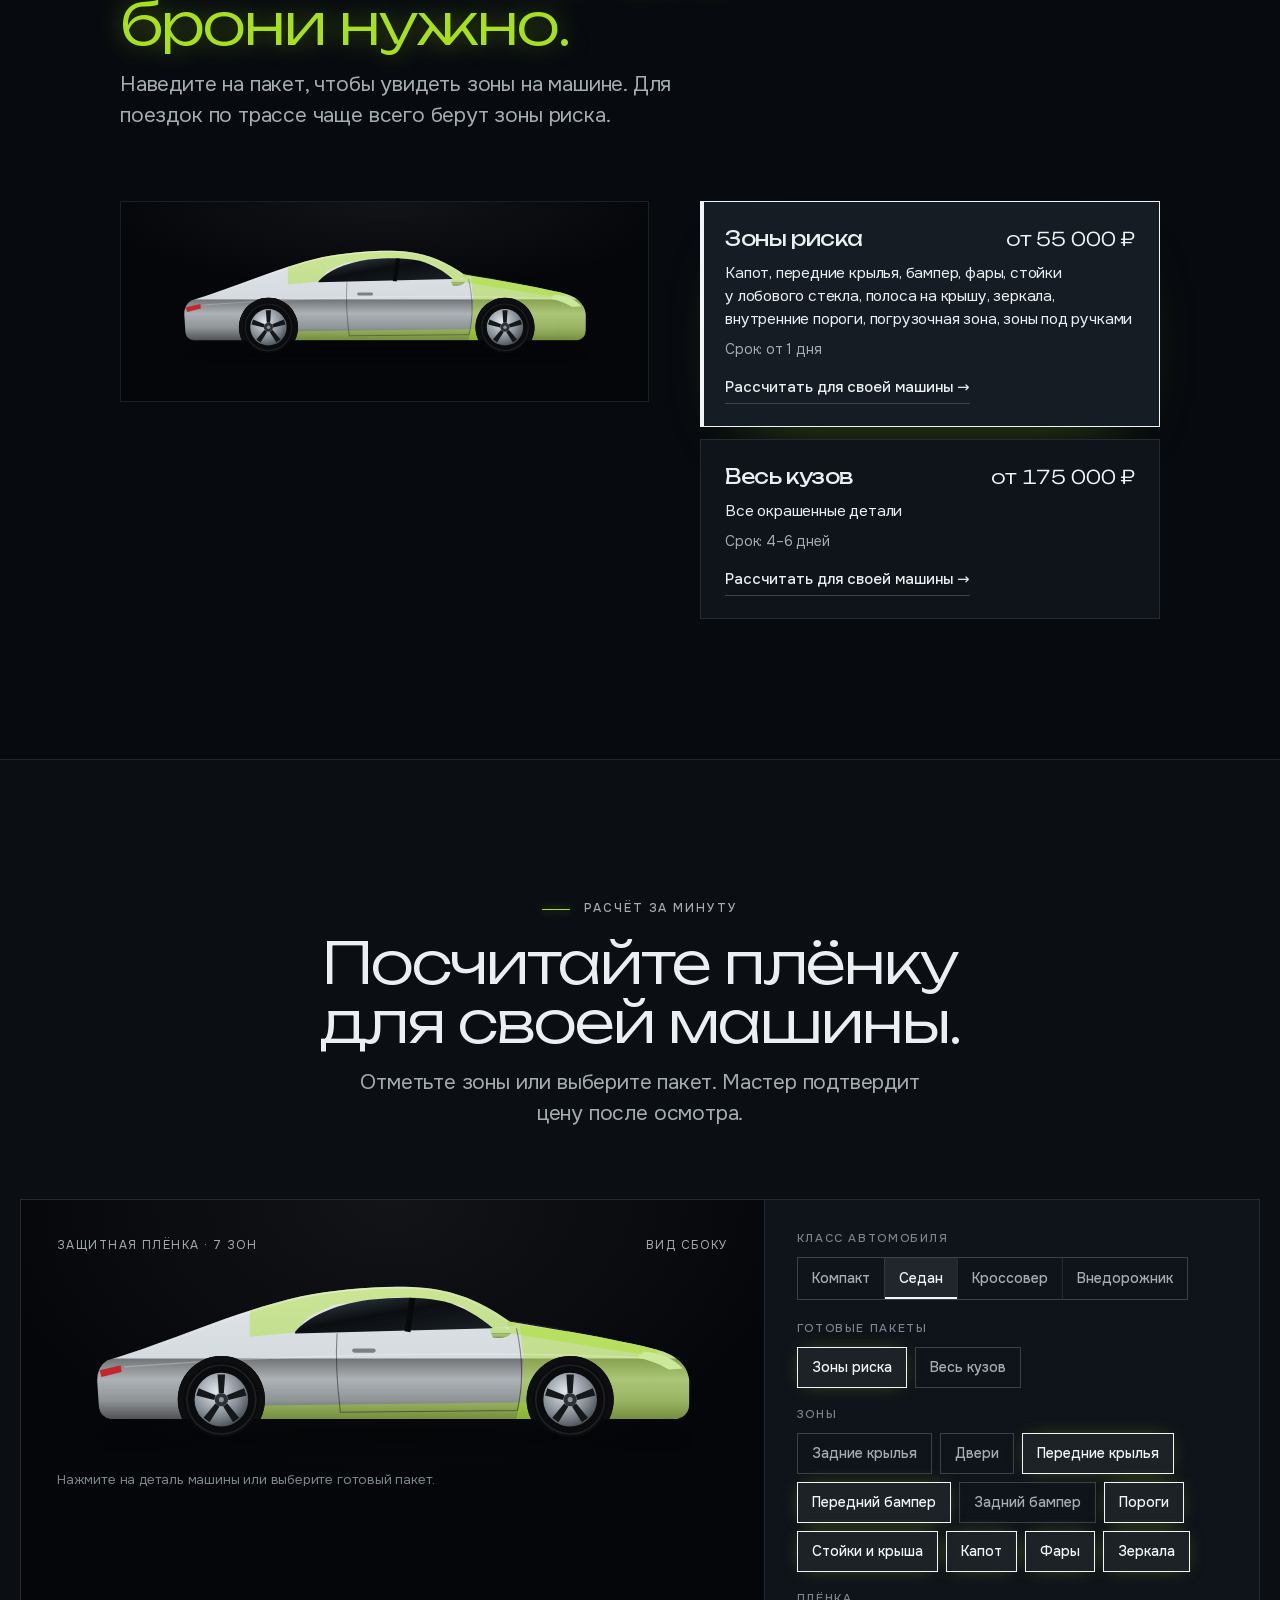
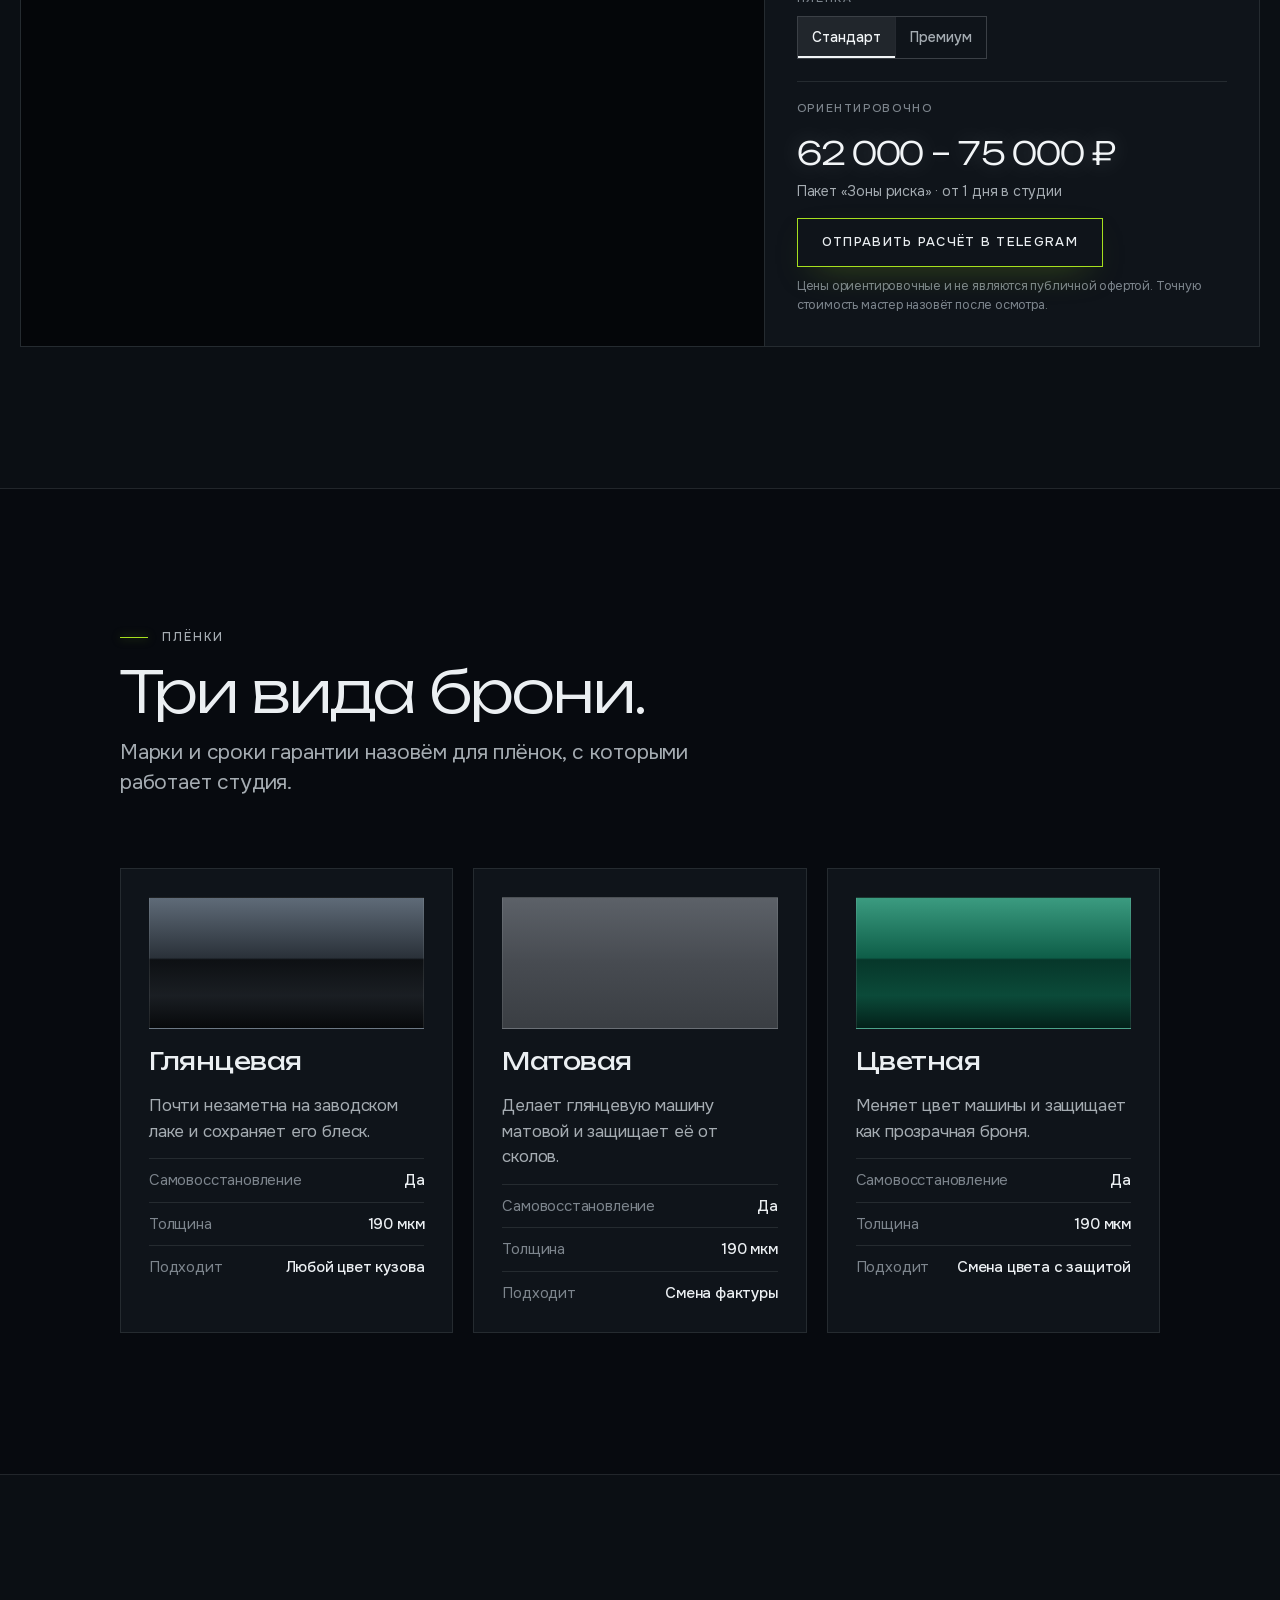
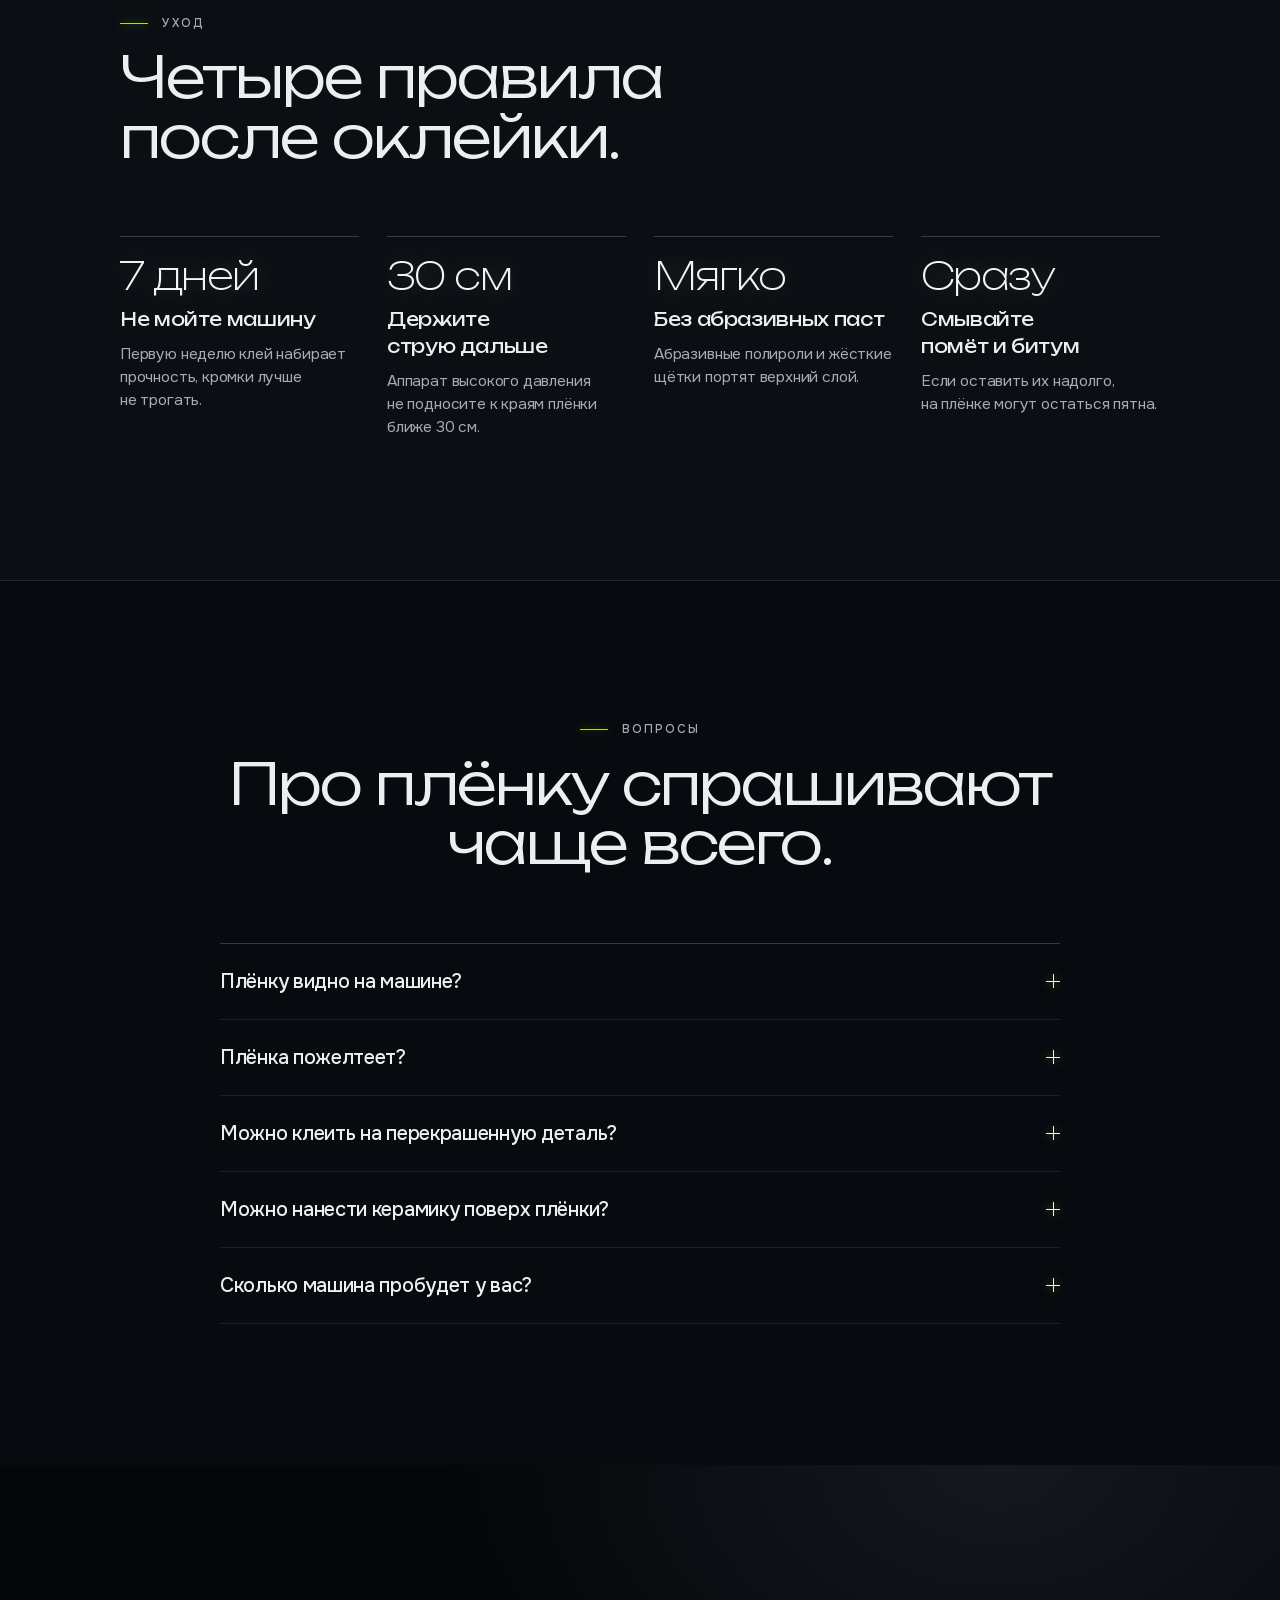
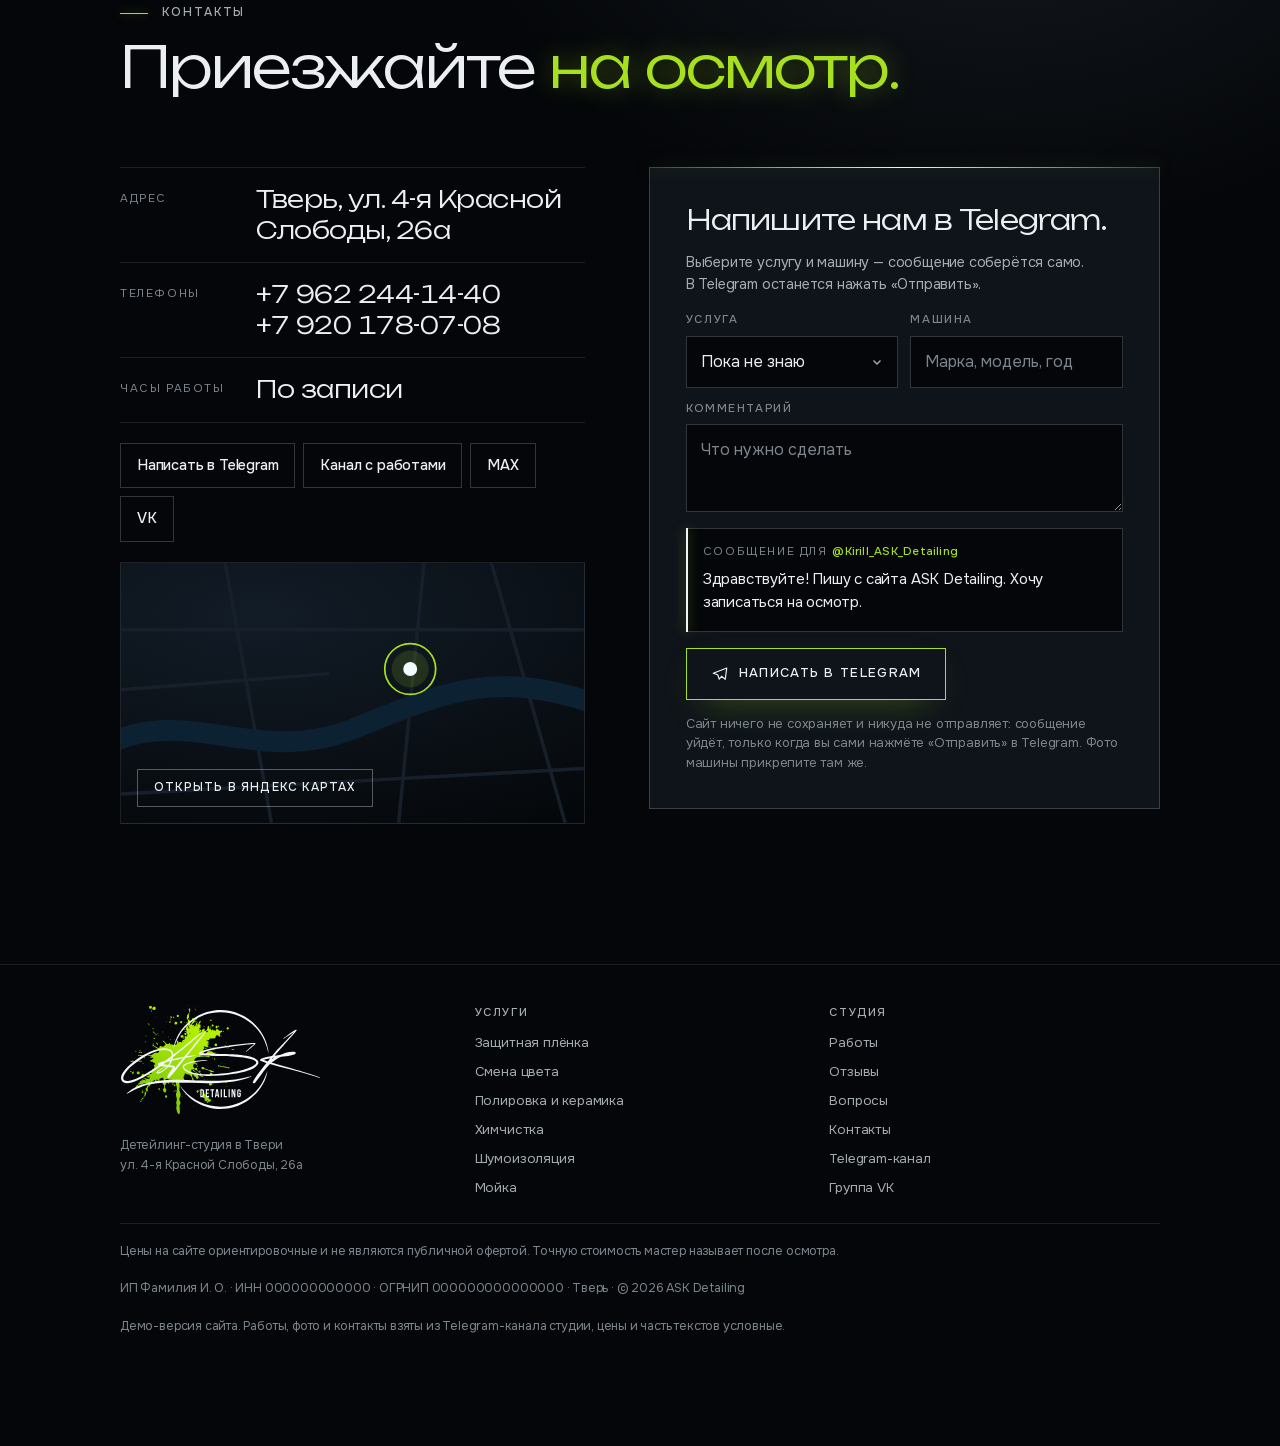
<file: zashchitnaya-plenka.html>
<!doctype html>
<html lang="ru">
<head>
<meta charset="utf-8">
<meta name="viewport" content="width=device-width, initial-scale=1, viewport-fit=cover">
<title>Защитная плёнка · ASK Detailing</title>
<meta name="claude:viewport-fit-sides" content="cover">
<meta name="description" content="Антигравийная полиуретановая плёнка в Твери: оптика, передняя часть, зоны риска, весь кузов. Самовосстановление, гарантия производителя, расчёт стоимости онлайн.">
<meta name="robots" content="noindex">
<meta name="theme-color" content="#070a0f">
<meta name="color-scheme" content="dark">
<meta name="format-detection" content="telephone=no">
<meta name="ask-order" content="https://t.me/Kirill_ASK_Detailing">
<link rel="icon" href="favicon.svg" type="image/svg+xml">
<link rel="icon" href="favicon-32.png" type="image/png" sizes="32x32">
<link rel="apple-touch-icon" href="apple-touch-icon.png">
<meta property="og:type" content="website">
<meta property="og:locale" content="ru_RU">
<meta property="og:site_name" content="ASK Detailing">
<meta property="og:title" content="Защитная плёнка · ASK Detailing">
<meta property="og:description" content="Антигравийная полиуретановая плёнка в Твери: оптика, передняя часть, зоны риска, весь кузов. Самовосстановление, гарантия производителя, расчёт стоимости онлайн.">
<link rel="preload" href="css/fonts/onest-cyrillic.woff2" as="font" type="font/woff2" crossorigin>
<link rel="preload" href="css/fonts/unbounded-cyrillic.woff2" as="font" type="font/woff2" crossorigin>
<link rel="stylesheet" href="css/site.css?v=4d1d12e8">
<script>document.documentElement.classList.add('js');try{if(sessionStorage.getItem('ask-ld')||location.hash)document.documentElement.classList.add('ld-seen')}catch(e){document.documentElement.classList.add('ld-seen')}</script>


</head>
<body>
<div class="ribbon"><div class="wrap"><b>Демо-версия сайта ASK Detailing.</b> Работы и контакты из Telegram-канала студии, цены и часть текстов условные.</div></div>

<header class="nav">
  <div class="wrap">
    <a class="logo" href="./" aria-label="ASK Detailing, на главную"><img src="img/logo-sm.svg" alt="" width="95" height="54"></a>
    <nav class="nav-links" aria-label="Разделы">
      <a href="./#services">Услуги</a>
      <a href="zashchitnaya-plenka.html">Плёнка</a>
      <a href="smena-cveta.html">Цвет</a>
      <a href="polirovka-i-keramika.html">Керамика</a>
      <a href="himchistka.html">Химчистка</a>
      <a href="raboty.html">Работы</a>
      <a href="./#calc">Расчёт</a>
      <a href="#contacts">Контакты</a>
    </nav>
    <a class="btn primary small nav-cta" href="#contacts">Записаться</a>
    <button class="burger" type="button" aria-label="Меню" aria-expanded="false" aria-controls="mmenu"><svg viewBox="0 0 24 24" aria-hidden="true"><path d="M4 8h16M4 16h16" stroke="currentColor" stroke-width="1.8" stroke-linecap="round"/></svg></button>
  </div>
</header>
<div class="mmenu" id="mmenu" hidden>
  <ul>
    <li><a href="./#services">Услуги и цены</a></li>
    <li><a href="zashchitnaya-plenka.html">Защитная плёнка</a></li>
    <li><a href="smena-cveta.html">Смена цвета</a></li>
    <li><a href="polirovka-i-keramika.html">Полировка и керамика</a></li>
    <li><a href="himchistka.html">Химчистка салона</a></li>
    <li><a href="./#noise">Шумоизоляция</a></li>
    <li><a href="./#wash">Мойка</a></li>
    <li><a href="./#calc">Расчёт стоимости</a></li>
    <li><a href="raboty.html">Работы</a></li>
    <li><a href="./#compare">Пакеты</a></li>
    <li><a href="#faq">Вопросы</a></li>
    <li><a href="#contacts">Контакты</a></li>
  </ul>
</div>


<main id="top">
<section class="ppf-hero" aria-labelledby="ppf-title" data-lamp-scope>
  <div class="lamp-ceil" data-lamp data-fade="1.3" aria-hidden="true"></div>
  <div class="wrap ppf-copy">
    <p class="hs-kicker">Защитная плёнка в Твери</p>
    <h1 id="ppf-title">Невидимая броня <span class="lit">для кузова.</span></h1>
    <p class="lead">Полиуретановая плёнка толщиной 190 мкм принимает удар камня на себя. Лак под ней остаётся заводским.</p>
    <div class="hs-cta"><a class="btn primary" href="#calc">Рассчитать стоимость</a><a class="btn line" href="#contacts">Записаться на осмотр</a></div>
  </div>
  <div class="ppf-stage">
    <div class="ppf-car"></div>
    <canvas class="chips" aria-hidden="true"></canvas>
  </div>
  <p class="ppf-cap">На трассе камень летит навстречу со скоростью машины. Плёнка гасит удар, и скол не доходит до лака.</p>
</section>

<section class="band layers" aria-labelledby="ly-title">
  <div class="wrap"><div class="band-head"><p class="eyebrow">Из чего она сделана</p><h2 id="ly-title">Семь слоёв на кузове, <span class="lit">три из них наносим мы</span></h2><p class="lead">Листайте: слои разойдутся, и станет видно, где заканчивается заводской лак и начинается плёнка.</p></div></div>
  <div class="ly-track">
    <div class="ly-sticky wrap">
      <div class="ly-scene" aria-hidden="true">
        <div class="ly-stack">
          <div class="ly metal" style="--z:0" data-k="metal"></div>
          <div class="ly primer" style="--z:1" data-k="primer"></div>
          <div class="ly base" style="--z:2" data-k="base"></div>
          <div class="ly clear" style="--z:3" data-k="clear"></div>
          <div class="ly glue" style="--z:4" data-k="glue"></div>
          <div class="ly tpu" style="--z:5" data-k="tpu"></div>
          <div class="ly top" style="--z:6" data-k="top"></div>
        </div>
      </div>
      <div class="ly-side">
        <ul class="ly-list">
          <li class="grp">Плёнка · 190 мкм</li>
          <li data-k="top"><span class="sw" style="background:linear-gradient(120deg,#fff,#cdefff,#ffd6f0)"></span><span><span class="nm">Самовосстанавливающийся слой</span><small>От тепла мелкие царапины затягиваются.</small></span><span class="um">≈10 мкм</span></li>
          <li data-k="tpu"><span class="sw" style="background:#8fd0ea"></span><span><span class="nm">Полиуретан</span><small>Гасит удар камня и не даёт сколу дойти до лака.</small></span><span class="um">≈140 мкм</span></li>
          <li data-k="glue"><span class="sw" style="background:#cfe3ec"></span><span><span class="nm">Клеевой слой</span><small>Держит плёнку годами и снимается без следов.</small></span><span class="um">≈40 мкм</span></li>
          <li class="grp">Заводское покрытие · около 100 мкм</li>
          <li data-k="clear"><span class="sw" style="background:#f4f7f9"></span><span><span class="nm">Лак</span><small>Отвечает за глянец. Именно его сохраняет плёнка.</small></span><span class="um">≈40 мкм</span></li>
          <li data-k="base"><span class="sw" style="background:#a3122b"></span><span><span class="nm">Цвет</span><small>Тонкий слой краски под лаком.</small></span><span class="um">≈15 мкм</span></li>
          <li data-k="primer"><span class="sw" style="background:#9aa2a9"></span><span><span class="nm">Грунт</span><small>Связывает краску с металлом.</small></span><span class="um">≈40 мкм</span></li>
          <li data-k="metal"><span class="sw" style="background:linear-gradient(135deg,#d9dee2,#8a939b)"></span><span><span class="nm">Металл кузова</span><small>Скол до металла — это уже покраска и ржавчина.</small></span><span class="um">—</span></li>
        </ul>
        <div class="ly-now" aria-live="polite"><b>Самовосстанавливающийся слой</b><span>≈10 мкм</span><p>От тепла мелкие царапины затягиваются.</p></div>
        <p class="ly-fine">Толщины ориентировочные и зависят от плёнки и машины.</p>
      </div>
    </div>
  </div>
</section>

<section class="band night heal-sec" aria-labelledby="hl2-title">
  <div class="wrap heal-wrap">
    <div class="heal-panel" aria-hidden="true">
      <svg viewBox="0 0 400 300" preserveAspectRatio="none"><g class="scr" fill="none" stroke="#fff" stroke-opacity=".85" stroke-width="2" stroke-linecap="round"></g></svg>
      <div class="heat"></div>
      <span class="heal-temp">22 °C</span>
    </div>
    <div class="heal-copy">
      <p class="eyebrow">Самовосстановление</p>
      <h2 id="hl2-title">Царапины уходят <span class="lit">от тепла.</span></h2>
      <p>Верхний слой премиальных плёнок затягивает мелкие царапины от тепла: на солнце, под тёплой водой или от фена. Глубокий порез так не уйдёт, и тогда плёнку на детали меняют.</p>
      <div><button class="btn primary" type="button" id="healBtn" data-state="cold">Нагреть до 60 °C</button></div>
    </div>
  </div>
</section>

<section class="band packs-sec" aria-labelledby="pk-title">
  <div class="wrap">
    <div class="band-head"><p class="eyebrow">Что защищаем</p><h2 id="pk-title">Выберите, <span class="lit">сколько брони нужно.</span></h2><p class="lead">Наведите на пакет, чтобы увидеть зоны на машине. Для поездок по трассе чаще всего берут зоны риска.</p></div>
    <div class="packs">
      <div class="packs-car" aria-hidden="true"></div>
      <div class="pack-list">
        <article class="pack" data-id="risk" data-zones="hood,fenderF,bumperF,head,roof,mirror,skirt" tabindex="0">
          <div class="pack-head"><h3>Зоны риска</h3><span class="from">от 55 000 ₽</span></div>
          <p class="parts">Капот, передние крылья, бампер, фары, стойки у лобового стекла, полоса на крышу, зеркала, внутренние пороги, погрузочная зона, зоны под ручками</p>
          <p class="meta">Срок: от 1 дня</p>
          <div class="act"><button type="button" data-pick-pack="0">Рассчитать для своей машины</button></div>
        </article>
        <article class="pack" data-id="full" data-zones="fenderR,door,fenderF,bumperF,bumperR,skirt,roof,hood,head,mirror" tabindex="0">
          <div class="pack-head"><h3>Весь кузов</h3><span class="from">от 175 000 ₽</span></div>
          <p class="parts">Все окрашенные детали</p>
          <p class="meta">Срок: 4–6 дней</p>
          <div class="act"><button type="button" data-pick-pack="1">Рассчитать для своей машины</button></div>
        </article>
        
      </div>
    </div>
  </div>
</section>

<section class="band mist" id="calc" aria-labelledby="calc-title">
  <div class="wrap wide">
    <div class="band-head center"><p class="eyebrow">Расчёт за минуту</p><h2 id="calc-title">Посчитайте плёнку для своей машины.</h2><p class="lead">Отметьте зоны или выберите пакет. Мастер подтвердит цену после осмотра.</p></div>
    <div class="calc ppfmode" data-lock="ppf">
      <div class="calc-view"><div class="calc-stick">
        <div class="calc-cap"><span id="calcMode">Защитная плёнка</span><span>Вид сбоку</span></div>
        <div class="calc-car"></div>
        <p class="calc-note">Нажмите на деталь машины или выберите готовый пакет.</p>
      </div></div>
      <div class="calc-panel">
        <div><span class="flabel">Класс автомобиля</span><div class="seg" data-g="cls" role="group" aria-label="Класс автомобиля"><button type="button" data-v="c" aria-pressed="false">Компакт</button><button type="button" data-v="s" aria-pressed="true">Седан</button><button type="button" data-v="k" aria-pressed="false">Кроссовер</button><button type="button" data-v="x" aria-pressed="false">Внедорожник</button></div></div>
        <div data-mode-only="ppf">
          <div><span class="flabel">Готовые пакеты</span><div class="chips" id="calcPk"></div></div>
          <div><span class="flabel">Зоны</span><div class="chips" id="calcZ"></div></div>
          <div><span class="flabel">Плёнка</span><div class="seg" data-g="film" role="group" aria-label="Плёнка"><button type="button" data-v="std" aria-pressed="true">Стандарт</button><button type="button" data-v="pre" aria-pressed="false">Премиум</button></div></div>
        </div>
        <div class="calc-total">
          <span class="flabel">Ориентировочно</span>
          <div class="calc-price" id="calcPrice" aria-live="polite">—</div>
          <div class="calc-meta" id="calcMeta"></div>
          <a class="btn primary" id="calcSend" href="https://t.me/Kirill_ASK_Detailing" target="_blank" rel="noopener">Отправить расчёт в Telegram</a>
          <p class="calc-fine">Цены ориентировочные и не являются публичной офертой. Точную стоимость мастер назовёт после осмотра.</p>
        </div>
      </div>
    </div>
  </div>
</section>

<section class="band" aria-labelledby="fl-title">
  <div class="wrap">
    <div class="band-head"><p class="eyebrow">Плёнки</p><h2 id="fl-title">Три вида брони.</h2><p class="lead">Марки и сроки гарантии назовём для плёнок, с которыми работает студия.</p></div>
    <div class="films">
      <article class="film"><div class="film-sw gloss" aria-hidden="true"></div><h3>Глянцевая</h3><p>Почти незаметна на заводском лаке и сохраняет его блеск.</p>
        <dl><div><dt>Самовосстановление</dt><dd>Да</dd></div><div><dt>Толщина</dt><dd>190 мкм</dd></div><div><dt>Подходит</dt><dd>Любой цвет кузова</dd></div></dl></article>
      <article class="film"><div class="film-sw matte" aria-hidden="true"></div><h3>Матовая</h3><p>Делает глянцевую машину матовой и защищает её от сколов.</p>
        <dl><div><dt>Самовосстановление</dt><dd>Да</dd></div><div><dt>Толщина</dt><dd>190 мкм</dd></div><div><dt>Подходит</dt><dd>Смена фактуры</dd></div></dl></article>
      <article class="film"><div class="film-sw color" aria-hidden="true"></div><h3>Цветная</h3><p>Меняет цвет машины и защищает как прозрачная броня.</p>
        <dl><div><dt>Самовосстановление</dt><dd>Да</dd></div><div><dt>Толщина</dt><dd>190 мкм</dd></div><div><dt>Подходит</dt><dd>Смена цвета с защитой</dd></div></dl></article>
    </div>
  </div>
</section>

<section class="band mist" aria-labelledby="care-title">
  <div class="wrap">
    <div class="band-head"><p class="eyebrow">Уход</p><h2 id="care-title">Четыре правила после оклейки.</h2></div>
    <div class="care">
      <div class="care-item"><b>7 дней</b><h3>Не мойте машину</h3><p>Первую неделю клей набирает прочность, кромки лучше не трогать.</p></div>
      <div class="care-item"><b>30 см</b><h3>Держите струю дальше</h3><p>Аппарат высокого давления не подносите к краям плёнки ближе 30 см.</p></div>
      <div class="care-item"><b>Мягко</b><h3>Без абразивных паст</h3><p>Абразивные полироли и жёсткие щётки портят верхний слой.</p></div>
      <div class="care-item"><b>Сразу</b><h3>Смывайте помёт и битум</h3><p>Если оставить их надолго, на плёнке могут остаться пятна.</p></div>
    </div>
  </div>
</section>

<section class="band" id="faq" aria-labelledby="faq-title">
  <div class="wrap">
    <div class="band-head center"><p class="eyebrow">Вопросы</p><h2 id="faq-title">Про плёнку спрашивают чаще всего.</h2></div>
    <div class="faq">
      <details><summary>Плёнку видно на машине?</summary><p>На глянцевом лаке качественная плёнка почти незаметна. Кромки видно вблизи, если знать, куда смотреть. Где это возможно, края заворачиваем за деталь.</p></details>
      <details><summary>Плёнка пожелтеет?</summary><p>Современные полиуретановые плёнки устойчивы к ультрафиолету. Условия гарантии на внешний вид даёт производитель, назовём их для выбранной плёнки.</p></details>
      <details><summary>Можно клеить на перекрашенную деталь?</summary><p>Можно, если краска нанесена качественно и полностью высохла. Сначала меряем толщину покрытия и предупреждаем о рисках при снятии.</p></details>
      <details><summary>Можно нанести керамику поверх плёнки?</summary><p>Да, для плёнки есть отдельные составы. Они упрощают мойку и добавляют гидрофобный эффект.</p></details>
      <details><summary>Сколько машина пробудет у вас?</summary><p>Зоны риска — от 1 дня, весь кузов — 4–6 дней, отдельные детали — быстрее. Точный срок назовём в смете.</p></details>
    </div>
  </div>
</section>

<section class="band night" id="contacts" aria-labelledby="ct-title">
  <div class="wrap">
    <div class="band-head"><p class="eyebrow">Контакты</p><h2 id="ct-title">Приезжайте <span class="lit">на осмотр.</span></h2></div>
    <div class="contact">
      <div class="c-info">
        <div class="c-line"><span>Адрес</span><b>Тверь, ул. 4-я Красной Слободы, 26а</b></div>
        <div class="c-line"><span>Телефоны</span><b><a href="tel:+79622441440">+7 962 244-14-40</a><a href="tel:+79201780708">+7 920 178-07-08</a></b></div>
        <div class="c-line"><span>Часы работы</span><b>По записи</b></div>
        <div class="c-btns">
          <a class="c-btn" href="https://t.me/Kirill_ASK_Detailing" target="_blank" rel="noopener" data-tg>Написать в Telegram</a>
          <a class="c-btn" href="https://t.me/askdetailing" target="_blank" rel="noopener">Канал с работами</a>
          <a class="c-btn" href="#" data-ph="Здесь будет ссылка на чат студии в MAX, если он есть.">MAX</a>
          <a class="c-btn" href="https://vk.ru/club202901436" target="_blank" rel="noopener">VK</a>
        </div>
        <div class="c-map">
          <svg viewBox="0 0 400 225" preserveAspectRatio="xMidYMid slice" aria-hidden="true">
            <g stroke="#17202a" stroke-width="3" fill="none"><path d="M0 58H400"/><path d="M0 200L400 178"/><path d="M90 0L130 225"/><path d="M262 0L240 225"/><path d="M320 0L384 225"/><path d="M0 110L180 96"/></g>
            <path d="M-10 156C60 124 120 176 200 144S320 92 410 122" fill="none" stroke="#0c2233" stroke-width="18" stroke-linecap="round"/>
            <circle class="pin" cx="250" cy="92" r="22" fill="none" stroke="#a6e01e" stroke-width="1.5"/><circle cx="250" cy="92" r="16" fill="rgba(166,224,30,.14)"/><circle cx="250" cy="92" r="6" fill="#f2fbff"/>
          </svg>
          <a class="btn line small" href="https://yandex.ru/maps/?text=%D0%A2%D0%B2%D0%B5%D1%80%D1%8C%2C%204-%D1%8F%20%D0%9A%D1%80%D0%B0%D1%81%D0%BD%D0%BE%D0%B9%20%D0%A1%D0%BB%D0%BE%D0%B1%D0%BE%D0%B4%D1%8B%2C%2026%D0%B0" target="_blank" rel="noopener">Открыть в Яндекс Картах</a>
        </div>
      </div>
      <form class="form tg-form" id="requestForm" novalidate>
        <h3>Напишите нам в Telegram.</h3>
        <p class="note">Выберите услугу и машину — сообщение соберётся само. В Telegram останется нажать «Отправить».</p>
        <div class="fgrid">
          <div class="field"><label for="fService">Услуга</label><select id="fService" name="service"><option value="">Пока не знаю</option><option value="ppf">Защитная плёнка</option><option value="wrap">Смена цвета</option><option value="ceramic">Полировка и керамика</option><option value="dry">Химчистка</option><option value="wash">Мойка</option><option value="tint">Тонировка</option><option value="noise">Шумоизоляция</option><option value="equip">Доп. оборудование</option><option value="style">Антихром и стайлинг</option><option value="other">Другое</option></select></div>
          <div class="field"><label for="fCar">Машина</label><input id="fCar" name="car" placeholder="Марка, модель, год" autocomplete="off" maxlength="80"></div>
          <div class="field full"><label for="fNote">Комментарий</label><textarea id="fNote" name="note" placeholder="Что нужно сделать" maxlength="600"></textarea></div>
        </div>
        <div class="tg-msg">
          <p class="tg-to">Сообщение для <b data-tg-to>@Kirill_ASK_Detailing</b></p>
          <p class="tg-text" data-tg-text>Здравствуйте! Пишу с сайта ASK Detailing. Хочу записаться на осмотр.</p>
        </div>
        <a class="btn primary tg-send" id="fSend" href="https://t.me/Kirill_ASK_Detailing" target="_blank" rel="noopener"><svg viewBox="0 0 24 24" aria-hidden="true"><path d="M21 4L3 11l6 2 2 6 3-4 5 4z" fill="none" stroke="currentColor" stroke-width="1.6" stroke-linejoin="round"/></svg>Написать в Telegram</a>
        <p class="consent-note">Сайт ничего не сохраняет и никуда не отправляет: сообщение уйдёт, только когда вы сами нажмёте «Отправить» в Telegram. Фото машины прикрепите там же.</p>
      </form>
    </div>
  </div>
</section>

</main>

<footer class="foot">
  <div class="wrap">
    <div class="foot-cols">
      <div class="foot-brand"><a href="./" aria-label="ASK Detailing, на главную"><img src="img/logo.svg" alt="" width="210" height="118" loading="lazy" decoding="async"></a><p>Детейлинг-студия в Твери<br>ул. 4-я Красной Слободы, 26а</p></div>
      <div><h4>Услуги</h4><ul><li><a href="zashchitnaya-plenka.html">Защитная плёнка</a></li><li><a href="smena-cveta.html">Смена цвета</a></li><li><a href="polirovka-i-keramika.html">Полировка и керамика</a></li><li><a href="himchistka.html">Химчистка</a></li><li><a href="./#noise">Шумоизоляция</a></li><li><a href="./#wash">Мойка</a></li></ul></div>
      <div><h4>Студия</h4><ul><li><a href="raboty.html">Работы</a></li><li><a href="./#reviews">Отзывы</a></li><li><a href="#faq">Вопросы</a></li><li><a href="#contacts">Контакты</a></li><li><a href="https://t.me/askdetailing" target="_blank" rel="noopener">Telegram-канал</a></li><li><a href="https://vk.ru/club202901436" target="_blank" rel="noopener">Группа VK</a></li></ul></div>
    </div>
    <p>Цены на сайте ориентировочные и не являются публичной офертой. Точную стоимость мастер называет после осмотра.</p>
    <p>ИП Фамилия И. О. · ИНН 000000000000 · ОГРНИП 000000000000000 · Тверь · © 2026 ASK Detailing</p>
    <p>Демо-версия сайта. Работы, фото и контакты взяты из Telegram-канала студии, цены и часть текстов условные.</p>
  </div>
</footer>



<nav class="mbar" aria-label="Быстрая связь">
  <a href="tel:+79622441440"><svg viewBox="0 0 24 24" aria-hidden="true"><path d="M6.6 3.5l2.6 3.4-1.7 2.2a12 12 0 0 0 5.4 5.4l2.2-1.7 3.4 2.6-1.4 3.1c-.3.6-1 1-1.7.9C9.9 18.6 5.4 14.1 4.6 8.6c-.1-.7.3-1.4.9-1.7z" fill="none" stroke="currentColor" stroke-width="1.7" stroke-linejoin="round"/></svg><span>Позвонить</span></a>
  <a href="https://t.me/Kirill_ASK_Detailing" target="_blank" rel="noopener" data-tg><svg viewBox="0 0 24 24" aria-hidden="true"><path d="M21 4L3 11l6 2 2 6 3-4 5 4z" fill="none" stroke="currentColor" stroke-width="1.7" stroke-linejoin="round"/></svg><span>Telegram</span></a>
  <a href="https://vk.ru/club202901436" target="_blank" rel="noopener"><svg viewBox="0 0 24 24" aria-hidden="true"><path d="M4 5h16v11H9l-5 4z" fill="none" stroke="currentColor" stroke-width="1.7" stroke-linejoin="round"/></svg><span>VK</span></a>
  <a href="./#calc"><svg viewBox="0 0 24 24" aria-hidden="true"><rect x="5" y="3" width="14" height="18" rx="3" fill="none" stroke="currentColor" stroke-width="1.7"/><path d="M8 7h8M8 12h2M12 12h2M16 12h0M8 16h2M12 16h2" stroke="currentColor" stroke-width="1.7" stroke-linecap="round"/></svg><span>Расчёт</span></a>
</nav>

<script id="prices-data" type="application/json">{"_note":"Цены в рублях. По прайсу студии от 8 ноября 2026: защитная плёнка, смена цвета, полировка и керамика, шумоизоляция; мойка — по прайсу от 9 ноября 2026. Пока условные: химчистка, тонировка, доп. оборудование, антихром и стайлинг. После правок пересоберите сайт.","services":{"ppfRisk":55000,"ppfFull":175000,"wrap":110000,"colorPpf":240000,"polish":15000,"noise":10000,"dry":8000,"tint":5000,"equip":3000,"style":5000},"film":{"thickness":190},"ppfPacks":[{"id":"risk","name":"Зоны риска","parts":"Капот, передние крылья, бампер, фары, стойки у лобового стекла, полоса на крышу, зеркала, внутренние пороги, погрузочная зона, зоны под ручками","zones":["hood","fenderF","bumperF","head","roof","mirror","skirt"],"days":"от 1 дня","from":55000},{"id":"full","name":"Весь кузов","parts":"Все окрашенные детали","zones":["fenderR","door","fenderF","bumperF","bumperR","skirt","roof","hood","head","mirror"],"days":"4–6 дней","from":175000}],"calc":{"_note":"zones — цена плёнки по деталям «от–до» для стандартной (std) и премиальной (pre) плёнки, от компакта до внедорожника. Передние крылья и зеркала, а у премиума ещё и фары студия оставила как было: цена для седана ×0,85…×1,25, премиум ×1,3. classes — какую часть вилки берёт класс машины: 0 — нижняя граница, 1 — верхняя. Если выбран ровно пакет из ppfPacks, цена пакета «от» пересчитывается по тем же деталям. wrap — смена цвета винилом «от», wrapClasses — множители класса для винила, spread — ширина вилки для винила.","zones":{"hood":{"std":[14000,18000],"pre":[19000,25000]},"fenderF":{"std":[14000,21000],"pre":[19000,28000]},"head":{"std":[4000,8000],"pre":[8000,11000]},"bumperF":{"std":[13000,25000],"pre":[16000,31000]},"skirt":{"std":[5000,15000],"pre":[10000,18000]},"door":{"std":[40000,48000],"pre":[48000,68000]},"fenderR":{"std":[20000,40000],"pre":[24000,32000]},"bumperR":{"std":[19000,25000],"pre":[25000,31000]},"roof":{"std":[26000,35000],"pre":[29000,45000]},"mirror":{"std":[4000,6000],"pre":[5500,8000]}},"classes":{"c":[0,0.4],"s":[0.2,0.6],"k":[0.4,0.8],"x":[0.6,1]},"wrap":{"whiteGloss":110000,"whiteMatte":140000,"color":180000,"chrome":350000},"wrapClasses":{"c":1,"s":1.18,"k":1.29,"x":1.47},"spread":0.15},"noise":{"_note":"Шумоизоляция по зонам. У потолка две цены: без панорамной крыши (price) и с ней (pano).","zones":[{"id":"doors","name":"Двери","price":20000},{"id":"floor","name":"Пол","price":60000},{"id":"roof","name":"Потолок","price":30000,"pano":10000},{"id":"trunk","name":"Багажник","price":20000},{"id":"arches","name":"Арки","price":20000}]},"wash":{"_note":"Комплексы мойки. Цены «от»: итог зависит от размера машины и загрязнения. Порядок пунктов — как в прайсе студии.","packs":[{"id":"standard","name":"Стандарт","from":1500,"items":["Двухфазная мойка кузова (губка, кисть)","Пылесос салона","Чистка педального узла","Продувка салона","Влажная уборка","Чистка трёх передних стёкол","Сушка кузова","Продувка кузова"]},{"id":"classic","name":"Классический","from":2500,"items":["Двухфазная мойка кузова (губка, кисть)","Выбивка ковролина торнадором","Чистка педального узла","Обработка пластика салона антистатическим средством","Продувка салона","Чистка стёкол","Чистка резины","Сушка кузова","Продувка кузова"]},{"id":"premium","name":"Премиум","from":4000,"items":["Двухфазная мойка кузова (губка, кисть)","Выбивка ковролина торнадором","Экспресс-химчистка пластика салона","Обработка пластика антистатическим средством","Чистка стёкол","Чистка педального узла","Чистка дисков","Чистка резины","Обработка резины кондиционером, чтобы не появлялись трещины","Уборка багажника","Сушка кузова","Продувка кузова"]},{"id":"three","name":"Трёхфазный","from":10000,"items":["Мойка кузова эмульсией","Удаление битумных пятен","Удаление металлических вкраплений и других загрязнений","Нанесение кварцевого покрытия","Выбивка ковролина торнадором","Чистка педального узла","Чистка пластика салона химическим средством","Продувка пластика салона","Обработка пластика салона антистатическим средством","Чистка стёкол","Чистка дисков","Чистка резины","Обработка резины кондиционером, чтобы не появлялись трещины","Сушка кузова микрофибровыми полотенцами","Продувка кузова турбосушкой","Уборка багажника по желанию"]}]},"compare":{"pol":{"cols":[["Керамика в 1 слой",15000],["Керамика и лёгкая полировка",25000],["Керамика и глубокая полировка",35000],["Керамика и восстанавливающая полировка",45000]],"rows":[["Полировка","—","Лёгкая","Глубокая","Восстанавливающая"],["Что даёт","Блеск и защита лака без полировки","Освежает лак, уходит лёгкая паутинка","Убирает паутинку, голограммы и мелкие царапины","Возвращает уставший лак: более глубокие риски и следы плохой полировки"],["Керамика","1 слой","+","+","+"],["Гидрофобный эффект","+","+","+","+"],["Срок","1–2 дня","1–2 дня","2–3 дня","3–4 дня"]]},"dry":{"cols":[["Экспресс",8000],["Комплексная",18000],["С разбором",25000]],"rows":[["Сиденья и ковры","+","+","+"],["Потолок и багажник","—","+","+"],["Снятие сидений","—","—","+"],["Кожа","Чистка","Чистка и пропитка","Чистка и пропитка"],["Срок","3–4 часа","1 день","2 дня"]]}}}</script>
<script src="js/vendor/lenis.min.js?v=44dcd10f"></script>
<script src="js/car.js?v=fc2ad631"></script>
<script src="js/scenes.js?v=16b79ddb"></script>
<script src="js/light.js?v=158a0e42"></script>
<script src="js/ppf.js?v=a9d2bdc7"></script>
<script src="js/tools.js?v=e75912e4"></script>


</body>
</html>
</file>
<file: css/site.css>
/* «Свет». Ночной детейлинг-бокс: страница тёмная, свет — единственный акцент.
   Шестигранные лампы над героями, лампа за курсором, кнопки с LED-кантом, карточки «загораются» под курсором или в центре экрана.
   Сетка: контентная колонка 1040px (широкая 1240px), полосы на всю ширину, сцены по прокрутке. Углы прямые, границы — тонкие линии. */
/* Шрифты Unbounded и Onest (SIL Open Font License, тексты лицензий в css/fonts/) лежат на своём сервере: без запросов к Google */
@font-face{font-family:'Unbounded';font-style:normal;font-weight:200 700;font-display:swap;src:url(fonts/unbounded-cyrillic-ext.woff2) format('woff2');unicode-range:U+0460-052F, U+1C80-1C8A, U+20B4, U+2DE0-2DFF, U+A640-A69F, U+FE2E-FE2F}
@font-face{font-family:'Unbounded';font-style:normal;font-weight:200 700;font-display:swap;src:url(fonts/unbounded-cyrillic.woff2) format('woff2');unicode-range:U+0301, U+0400-045F, U+0490-0491, U+04B0-04B1, U+2116}
@font-face{font-family:'Unbounded';font-style:normal;font-weight:200 700;font-display:swap;src:url(fonts/unbounded-latin-ext.woff2) format('woff2');unicode-range:U+0100-02BA, U+02BD-02C5, U+02C7-02CC, U+02CE-02D7, U+02DD-02FF, U+0304, U+0308, U+0329, U+1D00-1DBF, U+1E00-1E9F, U+1EF2-1EFF, U+2020, U+20A0-20AB, U+20AD-20C4, U+2113, U+2C60-2C7F, U+A720-A7FF}
@font-face{font-family:'Unbounded';font-style:normal;font-weight:200 700;font-display:swap;src:url(fonts/unbounded-latin.woff2) format('woff2');unicode-range:U+0000-00FF, U+0131, U+0152-0153, U+02BB-02BC, U+02C6, U+02DA, U+02DC, U+0304, U+0308, U+0329, U+2000-206F, U+20AC, U+2122, U+2191, U+2193, U+2212, U+2215, U+FEFF, U+FFFD}
@font-face{font-family:'Onest';font-style:normal;font-weight:400 700;font-display:swap;src:url(fonts/onest-cyrillic-ext.woff2) format('woff2');unicode-range:U+0460-052F, U+1C80-1C8A, U+20B4, U+2DE0-2DFF, U+A640-A69F, U+FE2E-FE2F}
@font-face{font-family:'Onest';font-style:normal;font-weight:400 700;font-display:swap;src:url(fonts/onest-cyrillic.woff2) format('woff2');unicode-range:U+0301, U+0400-045F, U+0490-0491, U+04B0-04B1, U+2116}
@font-face{font-family:'Onest';font-style:normal;font-weight:400 700;font-display:swap;src:url(fonts/onest-latin-ext.woff2) format('woff2');unicode-range:U+0100-02BA, U+02BD-02C5, U+02C7-02CC, U+02CE-02D7, U+02DD-02FF, U+0304, U+0308, U+0329, U+1D00-1DBF, U+1E00-1E9F, U+1EF2-1EFF, U+2020, U+20A0-20AB, U+20AD-20C4, U+2113, U+2C60-2C7F, U+A720-A7FF}
@font-face{font-family:'Onest';font-style:normal;font-weight:400 700;font-display:swap;src:url(fonts/onest-latin.woff2) format('woff2');unicode-range:U+0000-00FF, U+0131, U+0152-0153, U+02BB-02BC, U+02C6, U+02DA, U+02DC, U+0304, U+0308, U+0329, U+2000-206F, U+20AC, U+2122, U+2191, U+2193, U+2212, U+2215, U+FEFF, U+FFFD}

/* Цвета заданы в hex: это перевод палитры oklch из концепта, чтобы сайт одинаково выглядел и в старых браузерах */
:root{
  --bg:#070a0f;        /* страница */
  --bg-deep:#040609;   /* сцены и «ночные» полосы */
  --bg-2:#0b0f14;      /* приподнятая полоса */
  --card:#0f141a;
  --card-2:#161c23;
  --card-3:#1e252d;
  --ink:#ebeff2;
  --ink-2:#a5acb2;
  --ink-3:#7d858d;
  --led:#f2f5f7;       /* белый свет ламп */
  --acc:#a6e01e;       /* салатовый, как на визитке и в логотипе: ссылки, отметки, зоны, главные кнопки */
  --acc-2:#7fbf0a;
  --halo:rgba(235,242,248,.2);  /* нейтральный отсвет ламп */
  --line:rgba(233,240,245,.1);
  --line-2:rgba(233,240,245,.2);
  --line-3:rgba(233,240,245,.34);
  --glow:rgba(166,224,30,.55);
  --ok:#5fd37f;
  --err:#f2716a;
  --warn:#edbb64;
  --zone:rgba(166,224,30,.42);
  --f-display:"Unbounded","Onest",system-ui,-apple-system,"Segoe UI",Roboto,sans-serif;
  --f-text:"Onest",system-ui,-apple-system,"Segoe UI",Roboto,sans-serif;
  --ease:cubic-bezier(.16,1,.3,1);
  --ease-io:cubic-bezier(.76,0,.24,1);
  --track:1040px;
  --wide:1240px;
  --nav-h:64px;
  color-scheme:dark;
}
*,*::before,*::after{box-sizing:border-box}
html{scroll-behavior:smooth;-webkit-text-size-adjust:100%;text-size-adjust:100%;scroll-padding-top:calc(var(--nav-h) + env(safe-area-inset-top,0px));background:var(--bg)}
body{margin:0;background:var(--bg);color:var(--ink);font-family:var(--f-text);font-size:17px;line-height:1.5;letter-spacing:-.011em;-webkit-font-smoothing:antialiased;-moz-osx-font-smoothing:grayscale;overflow-x:clip}
body::before{content:"";position:fixed;inset:0 0 auto;height:env(safe-area-inset-top,0px);z-index:60;background:var(--bg)}
::selection{background:rgba(166,224,30,.32);color:var(--led)}
a{color:var(--acc);text-decoration:none}
a:hover{text-decoration:underline;text-underline-offset:3px}
:focus-visible{outline:2px solid var(--acc);outline-offset:3px}
h1,h2,h3,h4,h5{font-family:var(--f-display);margin:0;font-weight:300;letter-spacing:-.035em;text-wrap:balance}
h3,h4,h5{font-weight:400;letter-spacing:-.02em}
p{margin:0}
button,input,select,textarea{font:inherit;color:inherit}
img{max-width:100%}
[hidden]{display:none!important}
:root{padding-top:env(safe-area-inset-top,0px);padding-bottom:env(safe-area-inset-bottom,0px)}
.wrap{width:100%;max-width:calc(var(--track) + 32px);margin-inline:auto;padding-left:max(16px,env(safe-area-inset-left,0px));padding-right:max(16px,env(safe-area-inset-right,0px))}
.wrap.wide{max-width:calc(var(--wide) + 32px)}
.sr,.sr-only{position:absolute;width:1px;height:1px;padding:0;margin:-1px;overflow:hidden;clip:rect(0 0 0 0);white-space:nowrap;border:0}

/* слово под лампой: в заголовках горит холодным светом, при появлении мигает, как включённая лампа */
.lit{color:var(--acc);text-shadow:0 0 26px rgba(166,224,30,.42)}
.js .lit{transition:color .2s,text-shadow .2s}
.js .lamp-wait .lit{color:var(--ink-3);text-shadow:none}
.js .lamp-on .lit{animation:flick .9s steps(1,end) both}
@keyframes flick{0%{color:var(--ink-3);text-shadow:none}18%{color:var(--acc);text-shadow:0 0 28px rgba(166,224,30,.36)}30%{color:var(--ink-3);text-shadow:none}48%,100%{color:var(--acc);text-shadow:0 0 26px rgba(166,224,30,.42)}}

/* bands */
.band{position:relative;padding-block:clamp(80px,11vw,150px)}
.band.mist{background:var(--bg-2);border-block:1px solid var(--line)}
.band.night{background:radial-gradient(70% 420px at 50% 0%,rgba(235,242,248,.05),transparent 72%) no-repeat var(--bg-deep)}
.band-head{display:grid;gap:16px;margin-bottom:clamp(40px,5.5vw,72px)}
.band-head.center{text-align:center;justify-items:center}
.band-head .more{justify-self:start}
.band-head.center .more{justify-self:center}
.eyebrow{display:flex;align-items:center;gap:14px;font:500 12px/1.3 var(--f-text);letter-spacing:.16em;text-transform:uppercase;color:var(--ink-2)}
.eyebrow::before{content:"";flex:none;width:28px;height:1px;background:var(--acc);box-shadow:0 0 10px var(--glow);transform-origin:left center}
.band-head.center .eyebrow{justify-content:center}
.js .lamp-wait .eyebrow::before{transform:scaleX(0)}
.js .lamp-on .eyebrow::before{transform:none;transition:transform 1s var(--ease)}
.band-head h2{font-size:clamp(30px,4.5vw,60px);line-height:1.03;max-width:17ch}
.band-head.center h2{max-width:20ch}
.lead{font-size:clamp(18px,1.7vw,21px);line-height:1.45;color:var(--ink-2);max-width:42ch}
.more{display:inline-flex;align-items:center;gap:8px;font-size:15px;font-weight:500;color:var(--ink);padding-bottom:5px;border-bottom:1px solid var(--line-2);transition:border-color .3s,color .3s;cursor:pointer}
.more::after{content:"→";transition:transform .45s var(--ease)}
.more:hover{text-decoration:none;border-color:var(--led);color:var(--led)}
.more:hover::after{transform:translateX(4px)}

/* buttons: тонкий LED-кант, при наведении свет заливает кнопку слева направо */
.btn{position:relative;isolation:isolate;overflow:hidden;display:inline-flex;align-items:center;justify-content:center;gap:10px;padding:16px 24px;border:1px solid var(--line-3);border-radius:0;background:transparent;color:var(--ink);
  font:500 13px/1.15 var(--f-text);letter-spacing:.1em;text-transform:uppercase;cursor:pointer;text-decoration:none;white-space:nowrap;transition:color .45s var(--ease),border-color .45s,box-shadow .45s,opacity .2s}
.btn::before{content:"";position:absolute;inset:0;z-index:-1;background:var(--led);transform:scaleX(0);transform-origin:right center;transition:transform .55s var(--ease)}
.btn:hover{text-decoration:none}
.btn.primary{border-color:var(--acc);box-shadow:0 12px 36px -18px var(--glow)}
.btn.primary::before{background:var(--acc)}
.btn.line::before{background:rgba(242,251,255,.1)}
@media (hover:hover){
  .btn:hover::before{transform:scaleX(1);transform-origin:left center}
  .btn.primary:hover{color:var(--bg);box-shadow:0 16px 44px -14px var(--glow)}
  .btn.line:hover{border-color:var(--led);color:var(--led)}
}
.btn:active{opacity:.85}
.btn.small{padding:11px 16px;font-size:12px}
.btn:disabled{opacity:.5;cursor:default}

/* ribbon + nav: прозрачная над героем, плотнее при прокрутке, прячется при прокрутке вниз */
.ribbon{position:relative;z-index:51;background:var(--bg-2);color:var(--ink-2);font-size:13.5px;text-align:center;padding-block:10px;line-height:1.4;border-bottom:1px solid var(--line)}
.ribbon b{color:var(--led);font-weight:600}
.nav{position:sticky;top:env(safe-area-inset-top,0px);z-index:50;height:var(--nav-h);background:transparent;border-bottom:1px solid transparent;
  transition:transform .6s var(--ease),background-color .4s,border-color .4s}
.nav.solid,.menu-open .nav{background:rgba(7,10,15,.78);-webkit-backdrop-filter:blur(18px) saturate(160%);backdrop-filter:blur(18px) saturate(160%);border-bottom-color:var(--line)}
.nav.hide{transform:translateY(calc(-100% - env(safe-area-inset-top,0px) - 2px))}
.menu-open .nav.hide{transform:none}
.nav .wrap{height:100%;display:flex;align-items:center;gap:26px;max-width:calc(var(--wide) + 32px)}
/* логотип студии: в шапке logo-sm.svg (без мелкой надписи, линии толще), крупно — logo.svg; исходники в brand/ */
.logo{display:block;flex:none;line-height:0}
.logo img{display:block;height:54px;width:auto;transition:filter .45s var(--ease)}
.logo:hover img{filter:drop-shadow(0 0 14px rgba(170,232,8,.38))}
.nav-links{display:flex;gap:24px;margin-left:auto;font-size:13.5px}
.nav-links a{position:relative;color:var(--ink-2);transition:color .25s}
.nav-links a::after{content:"";position:absolute;left:0;right:0;bottom:-7px;height:1px;background:var(--led);box-shadow:0 0 8px var(--glow);transform:scaleX(0);transform-origin:right center;transition:transform .45s var(--ease)}
.nav-links a:hover{color:var(--ink);text-decoration:none}
.nav-links a:hover::after{transform:scaleX(1);transform-origin:left center}
.nav-cta{margin-left:4px}
.burger{display:none;appearance:none;border:0;background:transparent;width:44px;height:44px;margin-left:auto;place-items:center;cursor:pointer;color:var(--ink)}
.burger svg{width:22px;height:22px}
.burger path{transition:transform .4s var(--ease);transform-origin:12px 12px}
.burger[aria-expanded="true"] path{transform:rotate(45deg)}
@media (max-width:1080px){.nav-links{display:none}.burger{display:grid}.nav-cta{margin-left:0}}
.mmenu{position:fixed;left:0;right:0;top:calc(env(safe-area-inset-top,0px) + var(--nav-h));bottom:0;z-index:49;background:rgba(7,10,15,.97);-webkit-backdrop-filter:blur(20px);backdrop-filter:blur(20px);overflow:auto;overscroll-behavior:contain;
  padding:20px max(24px,env(safe-area-inset-right,0px)) calc(24px + env(safe-area-inset-bottom,0px)) max(24px,env(safe-area-inset-left,0px))}
.mmenu ul{list-style:none;margin:0;padding:0;display:grid}
.mmenu a{display:flex;justify-content:space-between;align-items:center;font:300 24px/1.25 var(--f-display);letter-spacing:-.03em;color:var(--ink);padding:14px 0;border-bottom:1px solid var(--line)}
.mmenu a::after{content:"→";font:400 18px/1 var(--f-text);color:var(--ink-3)}
.mmenu a:hover{text-decoration:none;color:var(--led)}
@media (max-width:520px){.nav .wrap{gap:14px}.logo img{height:44px}.nav-cta.btn.small{padding:10px 12px;font-size:11px}}

/* загрузка на главной: один раз за визит, «включаем свет в боксе» */
.loader{display:none}
.js:not(.ld-seen) .loader{position:fixed;inset:0;z-index:400;display:grid;align-content:end;gap:16px;background:var(--bg-deep);
  padding:max(24px,env(safe-area-inset-top,0px)) max(20px,env(safe-area-inset-right,0px)) calc(48px + env(safe-area-inset-bottom,0px)) max(20px,env(safe-area-inset-left,0px));
  animation:ld-safety 0s 4.5s forwards}
@keyframes ld-safety{to{visibility:hidden;pointer-events:none}}
.ld-row{display:flex;justify-content:space-between;gap:16px;font:300 clamp(15px,1.6vw,22px)/1 var(--f-display);text-transform:uppercase;letter-spacing:.04em}
.ld-n{font-variant-numeric:tabular-nums;color:var(--led)}
.ld-bar{height:1px;background:var(--line)}
.ld-bar i{display:block;height:100%;background:var(--led);box-shadow:0 0 12px var(--glow);transform:scaleX(0);transform-origin:left center}
.ld-t{font-size:12px;letter-spacing:.16em;text-transform:uppercase;color:var(--ink-3)}
.ld-logo{position:absolute;left:50%;top:44%;width:min(64vw,400px);height:auto;transform:translate(-50%,-50%);animation:lampflick .8s steps(1,end) .12s backwards}
.loader.out{transform:translateY(-100%);transition:transform .8s var(--ease-io)}
@media (prefers-reduced-motion:reduce){.js .loader{display:none!important}}

/* потолок из шестигранных ламп: рисуется один раз, свет — маской за лампой */
.lamp-ceil{position:absolute;inset:0;overflow:hidden;pointer-events:none;--lx:50%;--ly:30%;--r:0px}
.lamp-ceil canvas{position:absolute;left:0;top:0;width:100%;height:100%;display:block}
.lamp-ceil .hx-off{opacity:.14}
.lamp-ceil .hx-on{-webkit-mask-image:radial-gradient(circle var(--r) at var(--lx) var(--ly),#000 0%,rgba(0,0,0,.72) 38%,transparent 100%);mask-image:radial-gradient(circle var(--r) at var(--lx) var(--ly),#000 0%,rgba(0,0,0,.72) 38%,transparent 100%)}
.lamp-ceil.flick .hx-on,.lh-frame.flick .ph-on{animation:lampflick .65s steps(1,end) backwards}
@keyframes lampflick{0%{opacity:0}12%{opacity:.9}24%{opacity:.12}40%{opacity:1}54%{opacity:.4}66%,100%{opacity:1}}
/* фото под лампой: тёмная копия и светлая копия с той же маской */
.ph-on{-webkit-mask-image:radial-gradient(circle var(--fr,0px) at var(--fx,50%) var(--fy,40%),#000 0%,rgba(0,0,0,.8) 40%,transparent 100%);mask-image:radial-gradient(circle var(--fr,0px) at var(--fx,50%) var(--fy,40%),#000 0%,rgba(0,0,0,.8) 40%,transparent 100%);filter:contrast(1.06)}
.ph-off{filter:brightness(.24) saturate(.6) contrast(1.1)}
.h-touch{display:none}
@media (hover:none){.h-mouse{display:none}.h-touch{display:inline}}

/* плавная прокрутка Lenis */
html.lenis,html.lenis body{height:auto}
html.lenis{scroll-behavior:auto}
.lenis.lenis-smooth{scroll-behavior:auto!important}
.lenis.lenis-smooth [data-lenis-prevent]{overscroll-behavior:contain}
.lenis.lenis-stopped{overflow:hidden}

/* мягкое пятно света за курсором */
.cursor-glow{position:fixed;left:0;top:0;z-index:1;width:440px;height:440px;margin:-220px 0 0 -220px;border-radius:50%;pointer-events:none;opacity:0;
  background:radial-gradient(circle,rgba(235,242,248,.05),transparent 62%);transition:opacity .5s;will-change:transform}
@media (hover:none),(pointer:coarse){.cursor-glow{display:none}}

/* карточки под лампой: кант светлеет, сверху падает свет, снизу голубой отсвет */
.film,.pack,.defect,.vs-col,.rv-link,.tl,.hl,.profile,.wash-card,.imap-info,.rev-score,.rev-card,.ck-card{position:relative;border:1px solid var(--line);background:var(--card);transition:border-color .8s var(--ease),box-shadow .8s var(--ease),background-color .5s}
.film::after,.pack::after,.defect::after,.vs-col::after,.rv-link::after,.tl::after,.hl::after,.profile::after,.wash-card::after{content:"";position:absolute;inset:0;pointer-events:none;z-index:3;background:radial-gradient(80% 46% at 50% 0%,rgba(242,251,255,.1),transparent 72%);opacity:0;transition:opacity .9s var(--ease)}
.film.is-lit,.pack.is-lit,.defect.is-lit,.vs-col.is-lit,.rv-link.is-lit,.tl.is-lit,.hl.is-lit,.profile.is-lit,.wash-card.is-lit{border-color:rgba(242,251,255,.34);box-shadow:0 40px 90px -56px var(--glow)}
.film.is-lit::after,.pack.is-lit::after,.defect.is-lit::after,.vs-col.is-lit::after,.rv-link.is-lit::after,.tl.is-lit::after,.hl.is-lit::after,.profile.is-lit::after,.wash-card.is-lit::after{opacity:1}
@media (hover:hover){
  .film:hover,.pack:hover,.defect:hover,.vs-col:hover,.rv-link:hover,.tl:hover,.hl:hover,.profile:hover,.wash-card:hover{border-color:rgba(242,251,255,.34);box-shadow:0 40px 90px -56px var(--glow)}
  .film:hover::after,.pack:hover::after,.defect:hover::after,.vs-col:hover::after,.rv-link:hover::after,.tl:hover::after,.hl:hover::after,.profile:hover::after,.wash-card:hover::after{opacity:1}
}

/* scroll reveal (tools.js adds .rv only when motion is allowed): сдвиг до 26px, 0,8 с */
.rv{opacity:0;translate:0 26px;transition:opacity .8s var(--ease),translate .9s var(--ease);transition-delay:calc(var(--i,0) * 80ms)}
.rv.in{opacity:1;translate:none}

/* ===== главная ===== */
/* герой: шестигранные лампы под потолком, фото работы проявляется под лампой */
.lh{position:relative;overflow:hidden;margin-top:calc(-1 * var(--nav-h));background:var(--bg-deep)}
.lh::after{content:"";position:absolute;inset:auto 0 0;height:28%;z-index:1;pointer-events:none;background:linear-gradient(to bottom,transparent,var(--bg))}
.lh-in{position:relative;z-index:2;width:min(1360px,100%);margin-inline:auto;min-height:100svh;display:grid;grid-template-columns:minmax(0,1.3fr) minmax(0,.7fr);gap:clamp(24px,5vw,80px);align-items:end;
  padding:calc(var(--nav-h) + 40px) max(20px,env(safe-area-inset-right,0px)) clamp(64px,7vw,104px) max(20px,env(safe-area-inset-left,0px))}
.lh-copy{display:grid;gap:clamp(18px,2.2vw,28px);align-content:end;justify-items:start}
.over{display:flex;flex-wrap:wrap;gap:8px 18px;align-items:center;margin:0;font:500 12px/1.3 var(--f-text);letter-spacing:.16em;text-transform:uppercase;color:var(--ink-2)}
.over span+span::before{content:"";display:inline-block;width:18px;height:1px;background:var(--ink-3);vertical-align:middle;margin-right:18px}
.lh-title{font:300 clamp(2.5rem,6.4vw,7rem)/.94 var(--f-display);letter-spacing:-.045em;margin:0}
.lh-title .ln{display:block;overflow:hidden;padding-bottom:.06em}
.lh-title .ln>span{display:inline-block}
.lh .lead{max-width:36ch}
.lh-cta{display:flex;flex-wrap:wrap;align-items:center;gap:12px}
.lh-tel{color:var(--ink-2);font-variant-numeric:tabular-nums;letter-spacing:.02em}
.lh-tel:hover{color:var(--led);text-decoration:none}
.lh-frame{position:relative;align-self:stretch;display:grid;grid-template-rows:minmax(0,1fr) auto;gap:10px;max-height:calc(100svh - var(--nav-h) - 150px);aspect-ratio:3/4;justify-self:end;width:100%;color:inherit}
.lh-frame:hover{text-decoration:none}
.lh-frame img{grid-area:1/1;width:100%;height:100%;min-height:0;object-fit:cover;border:1px solid var(--line);display:block}
.lh-cap{font-size:12px;letter-spacing:.14em;text-transform:uppercase;color:var(--ink-3);transition:color .3s}
.lh-frame:hover .lh-cap{color:var(--ink)}
.lh-hint{position:absolute;z-index:2;right:max(20px,env(safe-area-inset-right,0px));bottom:28px;margin:0;font-size:12px;letter-spacing:.16em;text-transform:uppercase;color:var(--ink-3)}
/* до включения света текст героя спрятан; если скрипт не загрузится, через 4,5 с он появится сам */
@media (prefers-reduced-motion:no-preference){
  .js .lh:not(.go) .lh-title .ln>span{transform:translateY(110%);animation:lh-safe 0s 4.5s forwards}
  .js .lh:not(.go) .lh-copy>:not(.lh-title),.js .lh:not(.go) .lh-cap,.js .lh:not(.go) .lh-hint{opacity:0;translate:0 24px;animation:lh-safe2 0s 4.5s forwards}
}
@keyframes lh-safe{to{transform:none}}
@keyframes lh-safe2{to{opacity:1;translate:none}}
.lh.go .lh-title .ln>span{transform:none;transition:transform 1.15s var(--ease) calc(var(--d,0) * 90ms)}
.lh.go .lh-copy>:not(.lh-title),.lh.go .lh-cap,.lh.go .lh-hint{opacity:1;translate:none;transition:opacity .9s var(--ease) calc(.25s + var(--d,0) * 60ms),translate .9s var(--ease) calc(.25s + var(--d,0) * 60ms)}
@media (max-width:860px){
  .lh-in{grid-template-columns:minmax(0,1fr);align-content:end;padding-top:calc(var(--nav-h) + 16px);padding-bottom:88px}
  .lh-frame{order:-1;height:44svh;max-height:44svh;width:auto;justify-self:start}
  .lh-hint{display:none}
}

/* сцена по прокрутке: в боксе включается свет, машина выходит из темноты */
.hs{background:var(--bg-deep);color:var(--ink);position:relative}
.hs-track{position:relative}
.hs-track.on{height:280vh}
.hs-sticky{--p:1;--a:1;--b:0;--e:1;position:relative;height:min(880px,100svh);min-height:600px;overflow:hidden}
.hs-track.on .hs-sticky{position:sticky;top:0;height:100svh;--a:1;--b:0}
.hs-lights{position:absolute;inset:0;width:100%;height:100%;display:block}
.hs-layer{position:absolute;left:0;right:0;top:calc(var(--nav-h) + clamp(16px,6vh,72px));z-index:3;text-align:center;display:grid;justify-items:center;gap:14px;padding-inline:max(16px,env(safe-area-inset-left,0px))}
.hs-layer.a{opacity:var(--a);transform:translateY(calc((1 - var(--a)) * -30px))}
.hs-layer.b{opacity:var(--b);transform:translateY(calc((1 - var(--b)) * 30px));pointer-events:none}
.hs-layer.b.live{pointer-events:auto}
.hs-layer.off{pointer-events:none}
.hs-layer .over{justify-content:center}
.hs-title{font:300 clamp(30px,4.6vw,62px)/1.04 var(--f-display);letter-spacing:-.04em;color:var(--ink);max-width:18ch;margin:0;text-wrap:balance}
.hs-sub{font-size:clamp(17px,1.8vw,21px);line-height:1.4;color:var(--ink-2);max-width:40ch}
.hs-cta{display:flex;gap:12px;justify-content:center;flex-wrap:wrap;margin-top:10px}
.hs-stats{display:grid;grid-template-columns:repeat(3,minmax(0,1fr));gap:12px 32px;margin-top:22px;width:min(780px,100%)}
.hs-stats div{display:grid;gap:8px;border-top:1px solid var(--line-2);padding-top:14px;text-align:left}
.hs-stats b{font:200 clamp(28px,3.6vw,48px)/1 var(--f-display);letter-spacing:-.04em;font-variant-numeric:tabular-nums;color:var(--led);text-shadow:0 0 24px rgba(242,245,247,.22)}
.hs-stats span{font-size:13.5px;color:var(--ink-2);line-height:1.4}
.hs-car{position:absolute;left:50%;bottom:2%;width:min(82%,960px);z-index:2;transform:translateX(-50%) scale(calc(.94 + var(--e) * .06));filter:brightness(calc(.28 + var(--e) * .72));transform-origin:50% 80%}
.hs-car svg{display:block;width:100%;height:auto}
.hs-hint{position:absolute;left:50%;bottom:20px;transform:translateX(-50%);z-index:3;font-size:12px;letter-spacing:.14em;text-transform:uppercase;color:var(--ink-3);opacity:var(--a);display:flex;gap:10px;align-items:center;white-space:nowrap;margin:0}
.hs-hint svg{width:14px;height:14px}
@media (max-width:720px){
  .hs-sticky{min-height:560px}
  .hs-car{width:112%;bottom:4%}
  .hs-stats{grid-template-columns:minmax(0,1fr);gap:10px;width:min(330px,100%)}
  .hs-stats div{grid-template-columns:auto 1fr;align-items:baseline;gap:14px;padding-top:10px}
  .hs-hint{display:none}
}

/* коротко о главном: лента карточек */
.hl-rail{list-style:none;margin:0;display:flex;gap:20px;overflow-x:auto;scroll-snap-type:x mandatory;scrollbar-width:none;padding-bottom:6px;
  padding-inline:max(16px,calc((100vw - var(--track)) / 2));scroll-padding-inline:max(16px,calc((100vw - var(--track)) / 2))}
.hl-rail::-webkit-scrollbar{display:none}
.hl{flex:none;width:min(372px,82vw);height:clamp(500px,62vw,620px);scroll-snap-align:start;overflow:hidden;display:grid;grid-template-rows:auto 1fr;color:var(--ink);margin:0}
.hl.dark{background:var(--bg-deep)}
.hl-copy{padding:30px 28px 0;display:grid;gap:12px;position:relative;z-index:2}
.hl-k{font:500 12px/1.3 var(--f-text);letter-spacing:.14em;text-transform:uppercase;color:var(--acc)}
.hl h3{font-size:clamp(20px,1.9vw,24px);line-height:1.18;font-weight:300;letter-spacing:-.025em}
.hl-vis{position:relative;min-height:0;display:block;overflow:hidden;color:inherit}
.hl-vis:hover{text-decoration:none}
.hl-photo{position:absolute;inset:0;width:100%;height:100%;object-fit:cover;display:block;transition:transform .9s var(--ease)}
@media (hover:hover){.hl:hover .hl-photo{transform:scale(1.03)}}
.hl-vis canvas,.hl-vis svg.fill{position:absolute;inset:0;width:100%;height:100%;display:block}
.hl-nav{display:flex;justify-content:flex-end;gap:10px;margin-top:22px}
.paddle{appearance:none;width:46px;height:46px;border:1px solid var(--line-2);background:transparent;color:var(--ink);display:grid;place-items:center;cursor:pointer;transition:border-color .3s,color .3s,opacity .2s}
.paddle:hover{border-color:var(--led);color:var(--led)}
.paddle:disabled{opacity:.3;cursor:default;border-color:var(--line)}
.paddle svg{width:18px;height:18px}
.heal-vis{position:absolute;left:28px;right:28px;bottom:28px;top:20px;overflow:hidden;background:linear-gradient(180deg,#e2455a,#a5132a 50%,#5d0816 52%,#3a0510)}
.heal-vis .scr{position:absolute;inset:0;width:100%;height:100%;animation:heal 5s ease-in-out infinite}
.heal-vis .glow{position:absolute;inset:0;background:radial-gradient(60% 60% at 50% 50%,rgba(255,154,60,.55),rgba(255,154,60,0));animation:glow 5s ease-in-out infinite}
.heal-vis .t{position:absolute;right:14px;top:12px;font:300 22px/1 var(--f-display);color:#fff;font-variant-numeric:tabular-nums}
.heal-vis .t::before{content:"22 °C";animation:temp 5s steps(1) infinite}
@keyframes heal{0%,30%{opacity:1}55%,92%{opacity:0}100%{opacity:1}}
@keyframes glow{0%,20%{opacity:0}40%,60%{opacity:1}85%,100%{opacity:0}}
@keyframes temp{0%{content:"22 °C"}25%{content:"41 °C"}35%{content:"60 °C"}80%{content:"35 °C"}92%{content:"22 °C"}}
.hl-car{position:absolute;left:-6%;right:-30%;bottom:10%}
.hl-car svg{width:100%;height:auto;display:block}
.hl-chip{position:absolute;left:28px;bottom:26px;z-index:2;font-size:12px;letter-spacing:.12em;text-transform:uppercase;color:var(--ink-2)}
.split-vis{position:absolute;inset:0;--pos:50%}
.split-vis canvas{position:absolute;inset:0;width:100%;height:100%}
.split-vis canvas.before{clip-path:inset(0 calc(100% - var(--pos)) 0 0)}
.split-vis .bar{position:absolute;top:0;bottom:0;left:var(--pos);width:2px;margin-left:-1px;background:var(--led);box-shadow:0 0 14px rgba(234,246,255,.7)}
.split-vis.run{animation:sweep 6s ease-in-out infinite}
@property --pos{syntax:"<percentage>";inherits:true;initial-value:50%}
@keyframes sweep{0%,100%{--pos:22%}50%{--pos:78%}}
.seat-vis{position:absolute;inset:0;display:grid;place-items:end center;background:radial-gradient(70% 55% at 50% 0%,rgba(242,251,255,.08),transparent 70%)}
.seat-vis svg{width:78%;height:auto;margin-bottom:22px}
.seat-vis .stain{animation:stain 6s ease-in-out infinite}
.seat-vis .stain:nth-of-type(2){animation-delay:.6s}
.seat-vis .stain:nth-of-type(3){animation-delay:1.2s}
@keyframes stain{0%,25%{opacity:.85}50%,85%{opacity:0}100%{opacity:.85}}
.shine{position:absolute;inset:0;background:linear-gradient(105deg,transparent 40%,rgba(255,255,255,.2) 50%,transparent 60%) 0 0/250% 100%;animation:shine 4.5s ease-in-out infinite;mix-blend-mode:screen}
@keyframes shine{0%{background-position:120% 0}100%{background-position:-120% 0}}

/* услуги: горизонтальная лента, панель загорается в центре экрана */
.srv{padding-top:clamp(96px,12vw,170px);padding-bottom:clamp(72px,9vw,120px)}
.srv-head{display:grid;grid-template-columns:minmax(0,1fr) minmax(0,.55fr);gap:18px 40px;align-items:end;margin-bottom:clamp(36px,5vw,64px)}
.srv-head .eyebrow{grid-column:1/-1}
.srv-head h2{font-size:clamp(30px,4.5vw,60px);line-height:1.03;max-width:16ch}
.srv-note{color:var(--ink-2);max-width:32ch;justify-self:end;font-size:16px}
.srv-pin{position:relative}
.srv-sticky{overflow-x:auto;scrollbar-width:none;overscroll-behavior-x:contain}
.srv-sticky::-webkit-scrollbar{display:none}
.srv-pin.pinned .srv-sticky{position:sticky;top:0;height:100svh;overflow:hidden;display:flex;align-items:center}
.srv-track{list-style:none;margin:0;display:flex;gap:clamp(16px,2vw,32px);padding:0 max(20px,env(safe-area-inset-right,0px)) 0 max(20px,calc((100vw - var(--wide)) / 2 + 16px));width:max-content;will-change:transform}
.panel{flex:0 0 clamp(270px,min(28vw,46svh),420px);display:grid;gap:18px;align-content:start}
.panel figure{position:relative;margin:0;aspect-ratio:3/4;overflow:hidden;border:1px solid var(--line);background:var(--card);transition:box-shadow .9s var(--ease),border-color .9s}
.panel img,.panel .p-car,.panel .p-noise{width:100%;height:100%;object-fit:cover;display:block;filter:brightness(.3) saturate(.6);transform:scale(1.06);transition:filter 1s var(--ease),transform 1.4s var(--ease)}
.panel .p-noise{display:grid;place-items:center;background:radial-gradient(90% 60% at 50% 0%,#1d2733,var(--bg-deep) 70%)}
.panel .p-noise svg{height:84%;width:auto;pointer-events:none}
.panel .p-car{display:grid;align-items:center;background:radial-gradient(90% 60% at 50% 0%,#1d2733,var(--bg-deep) 70%)}
.panel .p-car svg{width:150%;margin-left:-8%;height:auto}
.panel figure::after{content:"";position:absolute;inset:0;background:radial-gradient(70% 40% at 50% 0%,rgba(255,255,255,.22),transparent 70%);opacity:0;transition:opacity 1s var(--ease)}
.panel.is-lit figure{border-color:rgba(242,251,255,.5);box-shadow:0 40px 90px -50px rgba(166,224,30,.7)}
.panel.is-lit img,.panel.is-lit .p-car,.panel.is-lit .p-noise{filter:none;transform:scale(1)}
.panel.is-lit figure::after{opacity:1}
.pt{display:grid;gap:10px;align-content:start}
.pt-n{font:300 12px/1 var(--f-display);letter-spacing:.1em;color:var(--ink-3);transition:color .6s}
.panel.is-lit .pt-n{color:var(--led)}
.pt h3{font-size:clamp(19px,1.6vw,24px);line-height:1.12;font-weight:400}
.pt p{color:var(--ink-2);font-size:15.5px;max-width:34ch}
.pt .price{color:var(--ink-2);font-size:14.5px}
.pt .price b{color:var(--ink);font-weight:600;font-variant-numeric:tabular-nums}
.pt .links{display:flex;flex-wrap:wrap;gap:8px 20px;margin-top:4px}
@media (max-width:860px){
  .srv-head{grid-template-columns:minmax(0,1fr)}
  .srv-note{justify-self:start}
  .srv-sticky{scroll-snap-type:x mandatory;scroll-padding-inline:max(16px,env(safe-area-inset-left,0px));padding-bottom:8px}
  .srv-track{padding-left:max(16px,env(safe-area-inset-left,0px))}
  .panel{flex-basis:76vw;scroll-snap-align:start}
}

/* тонировка: свет в процентах */
.tn-grid{display:grid;grid-template-columns:minmax(0,1fr) minmax(0,1.15fr);gap:clamp(32px,6vw,96px);align-items:center}
.tn-copy{display:grid;gap:18px;align-content:start}
.tn-copy h2{font-size:clamp(30px,4.5vw,60px);line-height:1.03}
.vlt{display:grid;gap:10px;padding:18px 0;border-block:1px solid var(--line-2);margin-top:6px}
.vlt-row{display:flex;justify-content:space-between;align-items:baseline;gap:12px;font-size:12px;letter-spacing:.14em;text-transform:uppercase;color:var(--ink-2)}
.vlt output{font:200 clamp(40px,4.4vw,56px)/1 var(--f-display);letter-spacing:-.04em;color:var(--led);font-variant-numeric:tabular-nums;text-shadow:0 0 24px rgba(242,245,247,.22);text-transform:none}
.vlt input{width:100%;margin:8px 0 4px;-webkit-appearance:none;appearance:none;background:transparent;height:30px;cursor:pointer}
.vlt input:focus-visible{outline-offset:6px}
.vlt input::-webkit-slider-runnable-track{height:1px;background:linear-gradient(90deg,var(--card-3),var(--led))}
.vlt input::-moz-range-track{height:1px;background:linear-gradient(90deg,var(--card-3),var(--led))}
.vlt input::-webkit-slider-thumb{-webkit-appearance:none;width:22px;height:22px;margin-top:-11px;background:var(--bg);border:1px solid var(--led);transform:rotate(45deg);box-shadow:0 0 18px var(--glow)}
.vlt input::-moz-range-thumb{width:18px;height:18px;background:var(--bg);border:1px solid var(--led);border-radius:0;transform:rotate(45deg);box-shadow:0 0 18px var(--glow)}
.ticks{display:flex;justify-content:space-between;font-size:12px;color:var(--ink-3);font-variant-numeric:tabular-nums}
.vlt-note{min-height:4.4em;color:var(--ink);font-size:16px}
.tn-copy .links{display:flex;gap:20px;flex-wrap:wrap}
.glass{position:relative;margin:0;aspect-ratio:4/3;overflow:hidden;border:1px solid var(--line-2);background:var(--bg-deep)}
.glass img{width:100%;height:100%;object-fit:cover;display:block}
.glass-tint{position:absolute;inset:0;background:linear-gradient(115deg,rgba(255,255,255,.06) 0 22%,transparent 22% 30%,rgba(255,255,255,.04) 30% 34%,transparent 34%),#05080c;opacity:var(--t,.86);transition:opacity .6s var(--ease)}
.glass figcaption{position:absolute;left:12px;bottom:12px;padding:7px 10px;background:rgba(4,6,9,.72);border:1px solid var(--line);font-size:11.5px;letter-spacing:.14em;text-transform:uppercase;color:var(--ink-2)}
@media (max-width:860px){.tn-grid{grid-template-columns:minmax(0,1fr)}.glass{order:-1}}

/* calculator */
.calc{display:grid;grid-template-columns:minmax(0,1.5fr) minmax(300px,1fr);border:1px solid var(--line);background:var(--card);overflow:clip}
@media (max-width:940px){.calc{grid-template-columns:minmax(0,1fr)}}
.calc-view{padding:clamp(18px,3vw,36px);display:block;background:radial-gradient(90% 60% at 50% 0%,rgba(235,242,248,.06),transparent 64%) no-repeat var(--bg-deep);min-height:340px}
.calc-stick{position:sticky;top:calc(env(safe-area-inset-top,0px) + var(--nav-h) + 24px);display:grid;gap:14px}
.calc-view svg{width:100%;height:auto;display:block}
.calc-cap{display:flex;justify-content:space-between;gap:12px;flex-wrap:wrap;font-size:12px;letter-spacing:.12em;text-transform:uppercase;color:var(--ink-2)}
.calc-note{font-size:13.5px;color:var(--ink-3)}
.calc-panel{padding:clamp(20px,2.8vw,32px);display:grid;gap:22px;align-content:start;border-left:1px solid var(--line);min-width:0}
@media (max-width:940px){.calc-panel{border-left:0;border-top:1px solid var(--line)}}
.flabel{font:500 11.5px/1.3 var(--f-text);letter-spacing:.14em;text-transform:uppercase;color:var(--ink-3);margin-bottom:10px;display:block}
.seg{display:inline-grid;grid-auto-flow:column;grid-auto-columns:auto;border:1px solid var(--line-2);max-width:100%;overflow-x:auto;scrollbar-width:none}
.seg::-webkit-scrollbar{display:none}
.seg button{appearance:none;border:0;border-left:1px solid var(--line);background:transparent;color:var(--ink-2);font-size:14px;font-weight:500;padding:10px 14px;cursor:pointer;white-space:nowrap;transition:background-color .3s,color .3s,box-shadow .3s}
.seg button:first-child{border-left:0}
.seg button:hover{color:var(--ink)}
.seg button[aria-pressed="true"]{background:rgba(242,251,255,.08);color:var(--led);box-shadow:inset 0 -2px 0 var(--led)}
.chips{display:flex;flex-wrap:wrap;gap:8px}
.chip{appearance:none;font-size:14px;font-weight:500;padding:9px 14px;border:1px solid var(--line-2);border-radius:0;background:transparent;color:var(--ink-2);cursor:pointer;transition:background-color .3s,border-color .3s,color .3s,box-shadow .3s}
.chip:hover{border-color:var(--line-3);color:var(--ink)}
.chip[aria-pressed="true"]{border-color:var(--led);color:var(--led);background:rgba(242,251,255,.06);box-shadow:0 0 20px -8px var(--glow)}
.swatches{display:flex;flex-wrap:wrap;gap:12px}
.swatch{appearance:none;width:36px;height:36px;border-radius:50%;padding:0;cursor:pointer;border:2px solid var(--card);box-shadow:0 0 0 1px var(--line-3);transition:box-shadow .3s}
.swatch:hover{box-shadow:0 0 0 1px var(--ink-2)}
.swatch[aria-pressed="true"]{box-shadow:0 0 0 2px var(--led),0 0 20px var(--glow)}
.calc [data-mode-only]{display:none}
.calc.ppfmode [data-mode-only="ppf"],.calc.wrapmode [data-mode-only="wrap"]{display:grid;gap:20px}
.calc-total{border-top:1px solid var(--line);padding-top:20px;display:grid;gap:10px;justify-items:start}
.calc-price{font:300 clamp(24px,2.5vw,34px)/1.05 var(--f-display);white-space:nowrap;letter-spacing:-.04em;font-variant-numeric:tabular-nums;color:var(--led);text-shadow:0 0 24px rgba(242,245,247,.22)}
.calc-meta{font-size:14px;color:var(--ink-2)}
.calc-total .btn{margin-top:6px}
.calc-fine{font-size:12.5px;color:var(--ink-3);line-height:1.5}
.zone{fill:rgba(166,224,30,0);cursor:pointer;transition:fill .3s}
.zone:hover{fill:rgba(166,224,30,.18)}
.zone.on{fill:var(--zone)}
.calc.wrapmode .zone{pointer-events:none;fill:rgba(166,224,30,0)}

/* работы на главной: ломаная сетка, карточка загорается */
.cases{display:grid;grid-template-columns:repeat(3,minmax(0,1fr));gap:clamp(18px,2.4vw,36px);align-items:start;margin-top:20px}
@media (min-width:941px){.cases.broken>:nth-child(3n+2){margin-top:clamp(48px,6vw,104px)}.cases.broken>:nth-child(3n){margin-top:clamp(16px,2vw,32px)}}
@media (max-width:940px){.cases{grid-template-columns:repeat(2,minmax(0,1fr))}}
@media (max-width:600px){.cases{grid-template-columns:minmax(0,1fr)}}
.case{display:grid;grid-template-rows:auto 1fr;gap:16px;color:inherit;min-width:0}
.case-pic{position:relative;aspect-ratio:3/4;overflow:hidden;border:1px solid var(--line);background:var(--card);transition:border-color .9s var(--ease),box-shadow .9s var(--ease)}
.case-pic[data-car]{aspect-ratio:4/3;background:radial-gradient(90% 70% at 50% 10%,#1a222c,var(--bg-deep) 72%)}
.case-pic.dark{background:radial-gradient(90% 80% at 50% 20%,#1c232b,#05070a)}
.case-pic svg{position:absolute;left:-4%;right:-4%;bottom:10%;width:108%;height:auto}
.case-pic img{position:absolute;inset:0;width:100%;height:100%;object-fit:cover;display:block;filter:brightness(.5) saturate(.72);transition:filter .9s var(--ease),transform 1.2s var(--ease)}
.case-pic::after{content:"";position:absolute;inset:0;z-index:1;pointer-events:none;background:radial-gradient(70% 40% at 50% 0%,rgba(255,255,255,.2),transparent 70%);opacity:0;transition:opacity 1s var(--ease)}
.case.is-lit .case-pic{border-color:rgba(242,251,255,.45);box-shadow:0 40px 90px -50px rgba(166,224,30,.6)}
.case.is-lit .case-pic img{filter:none;transform:scale(1.03)}
.case.is-lit .case-pic::after{opacity:1}
@media (hover:hover){
  a.case:hover .case-pic{border-color:rgba(242,251,255,.45);box-shadow:0 40px 90px -50px rgba(166,224,30,.6)}
  a.case:hover .case-pic img{filter:none;transform:scale(1.03)}
  a.case:hover .case-pic::after{opacity:1}
}
a.case:hover{text-decoration:none}
a.case:focus-visible{outline:2px solid var(--acc);outline-offset:4px}
.case-tag{position:absolute;right:12px;top:12px;z-index:2;font-size:11.5px;font-weight:500;letter-spacing:.08em;text-transform:uppercase;padding:6px 9px;background:rgba(4,6,9,.7);border:1px solid var(--line);color:var(--ink);-webkit-backdrop-filter:blur(6px);backdrop-filter:blur(6px)}
.case-body{display:grid;gap:8px;align-content:start}
.case-body h3{font-size:clamp(18px,1.6vw,22px);line-height:1.15;font-weight:400}
.case-cat{font-size:11.5px;letter-spacing:.12em;text-transform:uppercase;color:var(--ink-3)}
.case-sum{font-size:14.5px;line-height:1.5;max-height:4.5em;color:var(--ink-2);display:-webkit-box;-webkit-line-clamp:3;line-clamp:3;-webkit-box-orient:vertical;overflow:hidden}
.case-date{font-size:13px;color:var(--ink-3)}
.case-facts{display:flex;flex-wrap:wrap;gap:6px 16px;font-size:14px;color:var(--ink-2)}
.case-facts b{color:var(--ink);font-weight:600;font-variant-numeric:tabular-nums}
.cases-more{display:flex;flex-wrap:wrap;gap:12px;justify-content:center;margin-top:clamp(40px,5vw,64px)}
.filters{display:flex;flex-wrap:wrap;gap:8px;margin-bottom:28px}

/* до и после (ковёр на странице химчистки) */
.ba{position:relative;overflow:hidden;aspect-ratio:16/8;background:#05070a;border:1px solid var(--line);--pos:50%;touch-action:pan-y;user-select:none;-webkit-user-select:none}
@media (max-width:720px){.ba{aspect-ratio:4/3}}
.ba canvas{position:absolute;inset:0;width:100%;height:100%;display:block}
.ba canvas.before{clip-path:inset(0 calc(100% - var(--pos)) 0 0)}
.ba-line{position:absolute;top:0;bottom:0;left:var(--pos);width:2px;margin-left:-1px;background:var(--led);box-shadow:0 0 14px rgba(234,246,255,.6);pointer-events:none;z-index:2}
.ba-knob{position:absolute;top:50%;left:var(--pos);width:46px;height:46px;margin:-23px 0 0 -23px;border-radius:50%;background:rgba(4,6,9,.6);-webkit-backdrop-filter:blur(8px);backdrop-filter:blur(8px);border:1px solid var(--led);display:grid;place-items:center;pointer-events:none;z-index:3;color:var(--led);box-shadow:0 0 18px var(--glow)}
.ba-knob svg{width:22px;height:22px}
.ba-range{position:absolute;inset:0;width:100%;height:100%;opacity:0;cursor:ew-resize;margin:0;z-index:4}
.ba-range:focus-visible~.ba-knob{outline:2px solid var(--led);outline-offset:4px}
.ba-tag{position:absolute;top:16px;z-index:3;font-size:11.5px;letter-spacing:.12em;text-transform:uppercase;padding:7px 10px;background:rgba(4,6,9,.66);border:1px solid var(--line);color:var(--ink);-webkit-backdrop-filter:blur(6px);backdrop-filter:blur(6px)}
.ba-tag.l{left:16px}.ba-tag.r{right:16px}

/* шумоизоляция: зоны на виде сверху */
.ns-car{width:min(300px,100%);margin:6px auto 0}
.ns-car svg{width:100%;height:auto;max-height:64svh;display:block}
.ns-car .body,.p-noise .body{fill:#0f141a;stroke:rgba(233,240,245,.24)}
.ns-car .wind,.p-noise .wind{fill:#1a222c}
.nz{cursor:pointer}
.nz rect{fill:#1e252d;stroke:rgba(233,240,245,.14);stroke-width:1;transition:fill .3s,stroke .3s,filter .3s}
.nz[data-zone="roof"] rect{fill:none;stroke:rgba(233,240,245,.3)}
.nz:hover rect{stroke:var(--ink-2)}
.nz.on rect{fill:rgba(166,224,30,.5);stroke:var(--led);filter:drop-shadow(0 0 6px rgba(166,224,30,.7))}
.nz[data-zone="roof"].on rect{fill:rgba(166,224,30,.08);stroke:var(--led)}
@media (max-width:940px){.ns-calc .calc-view{min-height:0}.ns-car svg{max-height:46svh}}

/* мойка: четыре комплекса карточками, на телефоне листаются вбок */
.wash{list-style:none;margin:0;padding:0;display:grid;grid-template-columns:repeat(4,minmax(0,1fr));gap:16px;counter-reset:w}
.wash-card{display:flex;flex-direction:column;gap:20px;padding:26px 24px 24px;counter-increment:w}
.wash-head{display:grid;gap:6px}
.wash-k{display:flex;justify-content:space-between;gap:12px;font:500 11.5px/1.3 var(--f-text);letter-spacing:.16em;text-transform:uppercase;color:var(--ink-3)}
.wash-card h3{font-size:clamp(20px,1.8vw,24px)}
.wash-price{margin-top:6px;color:var(--ink-2);font-size:14px}
.wash-price b{font:300 clamp(24px,2.3vw,30px)/1 var(--f-display);letter-spacing:-.03em;color:var(--led);font-variant-numeric:tabular-nums;white-space:nowrap;margin-left:4px}
.wash-list{list-style:none;margin:0;padding:18px 0 0;border-top:1px solid var(--line);display:grid;gap:9px;align-content:start;font-size:14.5px;line-height:1.4;color:var(--ink-2)}
.wash-list li{position:relative;padding-left:20px}
.wash-list li::before{content:"";position:absolute;left:0;top:.68em;width:10px;height:1px;background:var(--acc);box-shadow:0 0 6px var(--glow)}
.wash-card .btn{margin-top:auto;align-self:stretch;position:relative;z-index:4}
.wash-fine{margin-top:22px;text-align:center;font-size:13px;color:var(--ink-3)}
@media (max-width:1100px){.wash{grid-template-columns:repeat(2,minmax(0,1fr))}}
@media (max-width:700px){
  .wash{display:flex;gap:12px;overflow-x:auto;scroll-snap-type:x mandatory;overscroll-behavior-x:contain;scrollbar-width:none;
    margin-inline:calc(-1 * max(16px,env(safe-area-inset-left,0px))) calc(-1 * max(16px,env(safe-area-inset-right,0px)));
    padding-inline:max(16px,env(safe-area-inset-left,0px)) max(16px,env(safe-area-inset-right,0px));scroll-padding-inline:max(16px,env(safe-area-inset-left,0px))}
  .wash::-webkit-scrollbar{display:none}
  .wash-card{flex:0 0 84%;scroll-snap-align:start}
}

/* китайские марки */
.cn{display:grid;grid-template-columns:minmax(0,1.05fr) minmax(0,1fr);gap:clamp(36px,6vw,88px);align-items:start}
@media (max-width:900px){.cn{grid-template-columns:minmax(0,1fr)}}
.cn-copy{display:grid;gap:18px;align-content:start}
.cn-copy h2{font-size:clamp(28px,3.6vw,48px);line-height:1.06;max-width:20ch}
.cn-copy .lead{max-width:34ch}
.cn-big{display:grid;gap:8px;margin-top:14px}
.cn-num{margin:0;display:flex;align-items:baseline;font:200 clamp(88px,13vw,176px)/.9 var(--f-display);letter-spacing:-.06em;color:var(--led);text-shadow:0 0 50px rgba(242,245,247,.22);font-variant-numeric:tabular-nums}
.cn-num b{font-weight:inherit}
.cn-num span{font-size:.42em;letter-spacing:-.02em;margin-left:6px;color:var(--ink-2);text-shadow:none}
.cn-cap{margin:0;color:var(--ink-2);font-size:15px;max-width:30ch}
.cn-side{display:grid;gap:14px;align-content:start;padding-top:clamp(0px,2vw,24px)}
.cn-k{margin:0;font-size:12px;font-weight:500;color:var(--ink-3);letter-spacing:.14em;text-transform:uppercase}
.cn-bars{list-style:none;margin:0 0 24px;padding:0;display:grid}
.cn-bars li{position:relative;display:flex;justify-content:space-between;gap:12px;padding:14px 0 20px;font-size:16.5px}
.cn-bars li::after{content:"";position:absolute;left:0;right:0;bottom:4px;height:2px;background:var(--card-2)}
.cn-bars i{position:absolute;left:0;bottom:4px;z-index:1;height:2px;width:var(--w);background:linear-gradient(90deg,var(--acc-2),var(--led));box-shadow:0 0 14px var(--glow);transform-origin:left center}
.cn-val{color:var(--ink-2);white-space:nowrap;font-variant-numeric:tabular-nums}
.cn-val b{color:var(--ink);font-weight:600}
.cn-brands{display:flex;flex-wrap:wrap;gap:8px}
.cn-brand{display:inline-flex;align-items:center;gap:8px;padding:9px 14px;border:1px solid var(--line-2);color:var(--ink);font-weight:500;font-size:15px;transition:border-color .3s,color .3s,background-color .3s}
.cn-brand span{font-weight:400;color:var(--ink-3);font-variant-numeric:tabular-nums}
.cn-brand:hover{border-color:var(--led);color:var(--led);background:rgba(242,251,255,.05);text-decoration:none}
.cn.rv{translate:none;opacity:1}
.cn.rv .cn-copy{opacity:0;translate:0 26px;transition:opacity .8s var(--ease),translate .9s var(--ease)}
.cn.rv .cn-bars i{transform:scaleX(0);transition:transform 1.3s var(--ease) calc(.35s + var(--i,0) * .14s)}
.cn.rv .cn-brand{opacity:0;translate:0 12px;transition:opacity .5s ease calc(.7s + var(--i,0) * 45ms),translate .6s var(--ease) calc(.7s + var(--i,0) * 45ms),border-color .3s,color .3s,background-color .3s}
.cn.rv.in .cn-copy,.cn.rv.in .cn-brand{opacity:1;translate:none}
.cn.rv.in .cn-bars i{transform:none}

/* compare */
.cmp-head{display:flex;justify-content:center;margin-bottom:32px}
.cmp-scroll{overflow-x:auto}
.cmp{width:100%;border-collapse:collapse;min-width:640px;font-size:15px}
.cmp th{text-align:left;vertical-align:top;padding:0 18px 22px 0}
.cmp th .n{display:block;font:400 clamp(18px,1.8vw,22px)/1.15 var(--f-display);letter-spacing:-.02em;color:var(--ink)}
.cmp th .p{display:block;font:500 14px/1.4 var(--f-text);color:var(--acc);margin-top:8px;letter-spacing:0;font-variant-numeric:tabular-nums}
.cmp td{padding:16px 18px 16px 0;border-top:1px solid var(--line);vertical-align:top;line-height:1.45;color:var(--ink)}
.cmp td:first-child{color:var(--ink-3);font-size:12px;letter-spacing:.12em;text-transform:uppercase;width:20%;padding-top:19px}
.cmp .yes{display:inline-grid;place-items:center;width:22px;height:22px;border:1px solid var(--led);border-radius:50%;color:var(--led);font-size:11px;font-weight:700;line-height:1;box-shadow:0 0 14px -2px var(--glow)}
.cmp .no{color:var(--ink-3)}
.cmp-note{margin-top:20px;text-align:center}
.cmp.c4{min-width:780px}
.cmp.c4 th .n{font-size:clamp(15px,1.35vw,18px)}
.cmp.c2{min-width:520px}

/* process */
.steps{list-style:none;margin:0;padding:0;display:grid;grid-template-columns:repeat(4,minmax(0,1fr));gap:28px;counter-reset:s}
@media (max-width:900px){.steps{grid-template-columns:repeat(2,minmax(0,1fr))}}
@media (max-width:520px){.steps{grid-template-columns:minmax(0,1fr)}}
.step{position:relative;display:grid;gap:12px;align-content:start;border-top:1px solid var(--line-2);padding-top:22px;counter-increment:s}
.step::before{content:"0" counter(s);font:200 44px/1 var(--f-display);letter-spacing:-.04em;color:var(--led);text-shadow:0 0 24px rgba(242,245,247,.22)}
.step::after{content:"";position:absolute;left:0;right:0;top:-1px;height:1px;background:var(--led);box-shadow:0 0 12px var(--glow);transform-origin:left center}
.js .steps.lamp-wait .step::after{transform:scaleX(0)}
.js .steps.lamp-on .step::after{transform:none;transition:transform 1.3s var(--ease) calc(var(--n,0) * 160ms)}
.step h3{font-size:20px;line-height:1.2}
.step p{color:var(--ink-2);font-size:16px}

/* reviews */
.rev{display:grid;grid-template-columns:minmax(0,1fr) minmax(0,2fr);gap:20px}
@media (max-width:860px){.rev{grid-template-columns:minmax(0,1fr)}}
.rev-score{padding:30px;display:grid;gap:18px;align-content:start}
.score-row{display:flex;justify-content:space-between;align-items:baseline;gap:12px;border-top:1px solid var(--line);padding-top:14px}
.score-row b{font:200 36px/1 var(--f-display);letter-spacing:-.04em;color:var(--ink-3)}
.score-row span{font-size:15px;color:var(--ink-2)}
.rev-list{display:grid;grid-template-columns:repeat(2,minmax(0,1fr));gap:20px}
@media (max-width:560px){.rev-list{grid-template-columns:minmax(0,1fr)}}
.rev-card{border-style:dashed;padding:24px;display:grid;gap:12px;align-content:start;min-height:180px;background:transparent}
.rev-card .ph{display:block;height:8px;background:var(--card-2)}
.rev-card .ph.s{width:40%}
.rev-card .ph.m{width:75%}
.rev-card p{font-size:14px;color:var(--ink-3)}
.rv-links{display:grid;grid-template-columns:repeat(auto-fit,minmax(240px,1fr));gap:16px;max-width:760px}
.rv-link{display:grid;gap:10px;padding:28px 26px;color:var(--ink)}
.rv-link:hover{text-decoration:none}
.rv-link b{font:300 clamp(22px,2.4vw,28px)/1.1 var(--f-display);letter-spacing:-.03em}
.rv-link span{color:var(--acc);font-weight:500}
.rv-link span::after{content:" ↗"}

/* faq */
.faq{max-width:840px;margin-inline:auto;border-top:1px solid var(--line-2)}
.faq details{border-bottom:1px solid var(--line)}
.faq summary{list-style:none;cursor:pointer;display:flex;justify-content:space-between;align-items:center;gap:24px;padding:24px 0;font:500 clamp(17px,1.7vw,20px)/1.35 var(--f-text);letter-spacing:-.015em;color:var(--ink);transition:color .3s}
.faq summary:hover{color:var(--led)}
.faq summary::-webkit-details-marker{display:none}
.faq summary::after{content:"";flex:none;width:14px;height:14px;background:linear-gradient(var(--led),var(--led)) center/100% 1px no-repeat,linear-gradient(var(--led),var(--led)) center/1px 100% no-repeat;transition:transform .45s var(--ease);filter:drop-shadow(0 0 5px var(--glow))}
.faq details[open] summary::after{transform:rotate(45deg)}
.faq details p{padding:0 0 26px;color:var(--ink-2);max-width:62ch}

/* contacts */
#contacts.band.night{background:radial-gradient(60% 520px at 78% 0%,rgba(44,52,60,.42),transparent 72%) no-repeat var(--bg-deep)}
.contact{display:grid;grid-template-columns:minmax(0,1fr) minmax(0,1.1fr);gap:clamp(28px,5vw,64px);align-items:start}
@media (max-width:900px){.contact{grid-template-columns:minmax(0,1fr)}}
.c-info{display:grid;gap:0}
.c-line{display:grid;grid-template-columns:120px minmax(0,1fr);gap:16px;padding-block:16px;border-top:1px solid var(--line)}
.c-line span{font-size:11.5px;letter-spacing:.14em;text-transform:uppercase;color:var(--ink-3);padding-top:6px}
.c-line b{font:300 clamp(19px,2vw,24px)/1.3 var(--f-display);letter-spacing:-.02em;font-variant-numeric:tabular-nums;user-select:all;color:var(--ink)}
.c-line b a{color:inherit;display:block}
.c-line b a:hover{color:var(--led);text-decoration:none}
@media (max-width:520px){.c-line{grid-template-columns:minmax(0,1fr);gap:6px}.c-line span{padding-top:0}}
.c-btns{display:flex;flex-wrap:wrap;gap:8px;padding-block:20px;border-top:1px solid var(--line)}
.c-btn{display:inline-flex;align-items:center;gap:8px;padding:11px 16px;border:1px solid var(--line-2);color:var(--ink);font-weight:500;font-size:14.5px;cursor:pointer;transition:border-color .3s,color .3s,background-color .3s}
.c-btn:hover{border-color:var(--led);color:var(--led);background:rgba(242,251,255,.05);text-decoration:none}
.c-map{overflow:hidden;position:relative;aspect-ratio:16/9;background:radial-gradient(120% 90% at 30% 20%,#121c27,#05080b);border:1px solid var(--line)}
.c-map svg{position:absolute;inset:0;width:100%;height:100%}
.c-map a{position:absolute;left:16px;bottom:16px}
.c-map .pin{animation:pin 2.8s var(--ease) infinite;transform-origin:250px 92px}
@keyframes pin{0%{opacity:.7;transform:scale(.6)}70%,100%{opacity:0;transform:scale(1.8)}}
.form{background:var(--card);padding:clamp(22px,3vw,36px);display:grid;gap:16px;border:1px solid var(--line-2);position:relative}
.form::before{content:"";position:absolute;left:-1px;right:-1px;top:-1px;height:1px;background:linear-gradient(90deg,transparent,var(--led),transparent);box-shadow:0 0 16px var(--glow)}
.form h3{font-size:clamp(22px,2.4vw,28px);line-height:1.15;font-weight:300;letter-spacing:-.03em}
.form p.note{font-size:14.5px;color:var(--ink-2)}
.fgrid{display:grid;grid-template-columns:repeat(2,minmax(0,1fr));gap:12px}
@media (max-width:520px){.fgrid{grid-template-columns:minmax(0,1fr)}}
.field{display:grid;gap:7px}
.field label{font-size:11.5px;font-weight:500;letter-spacing:.14em;text-transform:uppercase;color:var(--ink-3)}
.field input,.field select,.field textarea{width:100%;background:var(--bg-deep);border:1px solid var(--line-2);border-radius:0;padding:13px 14px;color:var(--ink);font-size:16px;outline:none;transition:border-color .3s,box-shadow .3s}
.field select{appearance:none;-webkit-appearance:none;padding-right:40px;background:url("data:image/svg+xml,%3Csvg xmlns='http://www.w3.org/2000/svg' viewBox='0 0 12 12'%3E%3Cpath d='M2.5 4.5L6 8l3.5-3.5' fill='none' stroke='%23a5acb2' stroke-width='1.4'/%3E%3C/svg%3E") no-repeat right 14px center/12px,var(--bg-deep)}
.field input::placeholder,.field textarea::placeholder{color:var(--ink-3)}
.field input:focus,.field select:focus,.field textarea:focus{border-color:var(--led);box-shadow:0 0 0 3px rgba(166,224,30,.14),0 0 24px -8px var(--glow)}
.field textarea{min-height:88px;resize:vertical}
.field.full{grid-column:1/-1}
.consent-note{margin:-2px 0 0;font-size:13px;line-height:1.5;color:var(--ink-3)}
.consent-note a{color:var(--acc)}
.form .btn{justify-self:start}
/* сообщение для Telegram: видно, что именно уйдёт мастеру */
.tg-msg{position:relative;display:grid;gap:8px;padding:14px 16px 16px;background:var(--bg-deep);border:1px solid var(--line-2)}
.tg-msg::before{content:"";position:absolute;left:-1px;top:-1px;bottom:-1px;width:2px;background:var(--led);box-shadow:0 0 12px var(--glow)}
.tg-to{font-size:11.5px;letter-spacing:.14em;text-transform:uppercase;color:var(--ink-3)}
.tg-to b{font-weight:500;letter-spacing:.02em;text-transform:none;color:var(--acc)}
.tg-text{white-space:pre-line;font-size:15px;line-height:1.55;color:var(--ink);overflow-wrap:anywhere}
.tg-send svg{width:18px;height:18px;flex:none}

/* footer */
.foot{background:var(--bg-deep);color:var(--ink-3);font-size:12.5px;line-height:1.55;padding-block:40px calc(110px + env(safe-area-inset-bottom,0px));border-top:1px solid var(--line)}
.foot .wrap{display:grid;gap:18px}
.foot-cols{display:grid;grid-template-columns:repeat(auto-fit,minmax(220px,1fr));gap:24px;padding-bottom:24px;border-bottom:1px solid var(--line)}
@media (max-width:640px){.foot-cols{grid-template-columns:minmax(0,1fr)}}
.foot-brand a{display:inline-block;line-height:0}
.foot-brand img{display:block;width:210px;height:auto;margin:-4px 0 12px -3px}
.foot-brand p{margin:0}
.foot h4{font:500 11.5px/1.4 var(--f-text);letter-spacing:.14em;text-transform:uppercase;color:var(--ink-2);margin-bottom:12px}
.foot ul{list-style:none;margin:0;padding:0;display:grid;gap:8px}
.foot a{color:var(--ink-2);font-size:13.5px}
.foot a:hover{color:var(--led)}

/* cookie, toast, mobile bar */
.cookie{position:fixed;left:max(16px,env(safe-area-inset-left,0px));right:max(16px,env(safe-area-inset-right,0px));bottom:calc(16px + env(safe-area-inset-bottom,0px));z-index:80;max-width:560px;margin-inline:auto;background:rgba(15,20,26,.94);color:var(--ink);border:1px solid var(--line-2);padding:18px;display:grid;gap:14px;-webkit-backdrop-filter:blur(16px);backdrop-filter:blur(16px);box-shadow:0 24px 60px -24px rgba(0,0,0,.8)}
.cookie p{font-size:14px;line-height:1.5;color:var(--ink-2)}
.cookie .row{display:flex;gap:8px;flex-wrap:wrap}
.cookie .btn{padding:11px 16px;font-size:12px}
.toast{position:fixed;left:50%;bottom:calc(92px + env(safe-area-inset-bottom,0px));transform:translateX(-50%);z-index:90;background:rgba(15,20,26,.96);color:var(--ink);border:1px solid var(--line-3);padding:13px 18px;font-size:14px;max-width:min(440px,calc(100vw - 32px));text-align:center;box-shadow:0 18px 50px -18px rgba(0,0,0,.8),0 0 30px -12px var(--glow)}
.mbar{display:none}
@media (max-width:720px){
  .mbar{display:grid;grid-auto-flow:column;grid-auto-columns:minmax(0,1fr);position:fixed;left:0;right:0;bottom:0;z-index:70;background:rgba(7,10,15,.86);-webkit-backdrop-filter:saturate(160%) blur(20px);backdrop-filter:saturate(160%) blur(20px);border-top:1px solid var(--line);
    padding:8px max(10px,env(safe-area-inset-right,0px)) calc(8px + env(safe-area-inset-bottom,0px)) max(10px,env(safe-area-inset-left,0px))}
  .mbar a{display:grid;justify-items:center;gap:4px;font-size:11px;font-weight:500;letter-spacing:.04em;color:var(--ink-2);padding:4px 0}
  .mbar a:hover{text-decoration:none;color:var(--ink)}
  .mbar svg{width:22px;height:22px;color:var(--led);filter:drop-shadow(0 0 5px rgba(166,224,30,.5))}
  .cookie{bottom:calc(84px + env(safe-area-inset-bottom,0px))}
}

/* герои внутренних страниц: шестигранные лампы под потолком, навигация над ними прозрачная */
.ppf-hero,.pl-hero,.wr-hero,.dr-hero,.wk-hero,.doc-hero,.nf{position:relative;margin-top:calc(-1 * var(--nav-h))}
.kicker,.hs-kicker{font:500 12px/1.3 var(--f-text);letter-spacing:.16em;text-transform:uppercase;color:var(--ink-2);margin:0}
.doc-hero .lamp-ceil{opacity:.6}
.wr-sticky .lamp-ceil,.dr-sticky .lamp-ceil{bottom:auto;height:62%}

/* ===== PPF page ===== */
.ppf-hero{background:var(--bg-deep);color:var(--ink);padding-top:calc(var(--nav-h) + clamp(44px,7vw,96px));overflow:hidden}
.ppf-hero .lamp-ceil{bottom:auto;height:min(78%,760px)}
.ppf-copy{position:relative;z-index:2;text-align:center;display:grid;justify-items:center;gap:16px}
.ppf-copy h1,.pl-copy h1{font-size:clamp(36px,6.2vw,88px);line-height:1;letter-spacing:-.045em;max-width:14ch}
.ppf-copy .lead,.pl-copy .lead{color:var(--ink-2);max-width:40ch}
.ppf-stage{position:relative;z-index:2;max-width:1180px;margin:clamp(4px,1.5vw,16px) auto 0;aspect-ratio:16/5.4}
@media (max-width:720px){.ppf-stage{aspect-ratio:16/10}}
.ppf-car{position:absolute;left:2%;right:16%;bottom:4%}
@media (max-width:720px){.ppf-car{left:-6%;right:10%}}
.ppf-car svg{width:100%;height:auto;display:block}
.ppf-stage canvas{position:absolute;inset:0;width:100%;height:100%;display:block;pointer-events:none}
.ppf-cap{position:relative;z-index:2;text-align:center;color:var(--ink-2);font-size:14.5px;line-height:1.5;max-width:58ch;margin-inline:auto;padding:16px max(16px,env(safe-area-inset-right,0px)) clamp(48px,6vw,80px) max(16px,env(safe-area-inset-left,0px))}

/* layers */
.layers{padding-bottom:0}
.ly-track{position:relative}
.ly-track.on{height:260vh}
.ly-sticky{position:relative;display:grid;grid-template-columns:minmax(0,1.1fr) minmax(0,1fr);gap:24px;align-items:center;min-height:620px;padding-block:24px}
.ly-track.on .ly-sticky{position:sticky;top:0;height:100svh;min-height:0;padding-top:calc(var(--nav-h) + 12px)}
.ly-scene{position:relative;height:100%;min-height:420px;perspective:1500px}
.ly-stack{--x:.62;position:absolute;left:50%;top:56%;width:0;height:0;transform-style:preserve-3d;transform:rotateX(58deg) rotateZ(-38deg)}
.ly{position:absolute;width:270px;height:270px;left:-135px;top:-135px;transform:translateZ(calc(var(--z) * (7px + var(--x) * 46px)));transition:transform .5s var(--ease),outline-color .25s,filter .25s;outline:1px solid transparent;outline-offset:6px}
.ly.metal{background:repeating-linear-gradient(90deg,rgba(255,255,255,.18) 0 1px,transparent 1px 4px),linear-gradient(135deg,#d9dee2,#8a939b 55%,#bcc3c9);box-shadow:0 40px 70px -24px rgba(0,0,0,.8)}
.ly.primer{background:linear-gradient(135deg,#aab1b8,#8d959c)}
.ly.base{background:linear-gradient(135deg,#c0162f,#6d0918)}
.ly.clear{background:linear-gradient(135deg,rgba(255,255,255,.55),rgba(255,255,255,.14));border:1px solid rgba(255,255,255,.85)}
.ly.glue{background:radial-gradient(rgba(166,224,30,.5) 1px,transparent 1.6px) 0 0/9px 9px,rgba(170,215,235,.22);border:1px dashed rgba(166,224,30,.6)}
.ly.tpu{background:linear-gradient(135deg,rgba(166,224,30,.34),rgba(166,224,30,.1));border:1px solid rgba(166,224,30,.8);box-shadow:0 0 30px -6px rgba(166,224,30,.5)}
.ly.top{background:linear-gradient(120deg,rgba(255,255,255,.5),rgba(190,240,255,.3) 38%,rgba(255,214,240,.26) 68%,rgba(255,255,255,.45));border:1px solid #fff}
.ly.hot{outline-color:var(--led);filter:drop-shadow(0 0 18px rgba(166,224,30,.6))}
.ly-stack.dim .ly:not(.hot){filter:saturate(.3) brightness(.55) opacity(.6)}
.ly-side{display:grid;gap:14px;align-content:center;min-width:0}
.ly-list{list-style:none;margin:0;padding:0;display:grid}
.ly-list li{display:grid;grid-template-columns:14px minmax(0,1fr) auto;gap:14px;align-items:center;padding:11px 12px;border-top:1px solid var(--line);font-size:16px;line-height:1.3;transition:background-color .3s,box-shadow .3s;cursor:default}
.ly-list li.grp{display:block;border-top:0;padding:18px 12px 6px;font-size:11.5px;font-weight:500;letter-spacing:.14em;text-transform:uppercase;color:var(--ink-3)}
.ly-list li.hot{background:rgba(242,251,255,.06);box-shadow:inset 2px 0 0 var(--led)}
.ly-list small{display:block;color:var(--ink-2);font-size:13.5px;margin-top:3px}
.ly-list .sw{width:14px;height:14px;border:1px solid rgba(255,255,255,.2)}
.ly-list .um{font-size:14px;font-weight:500;color:var(--ink-2);font-variant-numeric:tabular-nums;white-space:nowrap}
.ly-now{display:none;gap:6px;text-align:center;justify-items:center}
.ly-now b{font:300 20px/1.2 var(--f-display);letter-spacing:-.02em}
.ly-now span{font-weight:500;color:var(--acc)}
.ly-now p{color:var(--ink-2);font-size:15px;max-width:30ch}
.ly-fine{font-size:13px;color:var(--ink-3)}
@media (max-width:760px){
  .ly-sticky{grid-template-columns:minmax(0,1fr);grid-template-rows:minmax(0,1fr) auto;align-items:stretch;gap:8px}
  .ly-scene{min-height:300px}
  .ly{width:170px;height:170px;left:-85px;top:-85px}
  .ly-list{display:none}
  .ly-now{display:grid}
  .ly-fine{text-align:center}
}

/* self-healing */
.heal-wrap{display:grid;grid-template-columns:minmax(0,1fr) minmax(0,1fr);gap:clamp(28px,5vw,72px);align-items:center}
@media (max-width:860px){.heal-wrap{grid-template-columns:minmax(0,1fr)}}
.heal-panel{position:relative;aspect-ratio:4/3;overflow:hidden;border:1px solid var(--line-2);background:linear-gradient(180deg,#e2455a,#a5132a 50%,#5d0816 52%,#3a0510)}
.heal-panel svg{position:absolute;inset:0;width:100%;height:100%}
.heal-panel .heat{position:absolute;inset:0;background:radial-gradient(60% 60% at 50% 55%,rgba(255,154,60,.6),rgba(255,154,60,0));opacity:0;transition:opacity .6s}
.heal-panel.warm .heat{opacity:1}
.heal-temp{position:absolute;right:20px;top:16px;font:300 32px/1 var(--f-display);color:#fff;font-variant-numeric:tabular-nums}
.heal-copy{display:grid;gap:18px;align-content:start;justify-items:start}
.heal-copy h2{font-size:clamp(30px,4.4vw,56px);line-height:1.04}
.heal-copy p{color:var(--ink-2);font-size:clamp(17px,1.6vw,19px);max-width:44ch}

/* packages */
.packs{display:grid;grid-template-columns:minmax(0,1.15fr) minmax(0,1fr);gap:clamp(24px,4vw,56px);align-items:start}
@media (max-width:900px){.packs{grid-template-columns:minmax(0,1fr)}}
.packs-car{position:sticky;top:calc(env(safe-area-inset-top,0px) + var(--nav-h) + 24px);border:1px solid var(--line);background:radial-gradient(90% 70% at 50% 0%,rgba(235,242,248,.06),transparent 64%) no-repeat var(--bg-deep);padding:clamp(18px,3vw,36px)}
@media (max-width:900px){.packs-car{z-index:2;top:calc(env(safe-area-inset-top,0px) + 8px);padding:12px 16px}}
.packs-car svg{width:100%;height:auto;display:block}
.pack-list{display:grid;gap:12px}
.pack{padding:22px 24px;display:grid;gap:8px;outline:none;cursor:pointer}
.pack.on{border-color:var(--led);background:var(--card-2);box-shadow:inset 3px 0 0 var(--led),0 30px 70px -50px var(--glow)}
.pack:focus-visible{outline:2px solid var(--acc);outline-offset:3px}
.pack-head{display:flex;justify-content:space-between;align-items:baseline;gap:16px;flex-wrap:wrap}
.pack h3{font-size:20px}
.pack .from{font:300 19px/1.2 var(--f-display);white-space:nowrap;font-variant-numeric:tabular-nums;color:var(--led)}
.pack .parts{color:var(--ink);font-size:15.5px}
.pack .meta{color:var(--ink-2);font-size:14px}
.pack .act{margin-top:6px}
.pack .act button{appearance:none;border:0;border-bottom:1px solid var(--line-2);background:none;color:var(--ink);font-weight:500;font-size:15px;padding:0 0 4px;cursor:pointer;transition:color .3s,border-color .3s}
.pack .act button::after{content:"\00a0→"}
.pack .act button:hover{color:var(--led);border-color:var(--led)}

/* films */
.films{display:grid;grid-template-columns:repeat(3,minmax(0,1fr));gap:20px}
@media (max-width:900px){.films{grid-template-columns:minmax(0,1fr)}}
.film{padding:28px;display:grid;gap:14px;align-content:start}
.film h3{font-size:24px}
.film p{color:var(--ink-2)}
.film dl{margin:0;display:grid;gap:10px}
.film dl div{display:flex;justify-content:space-between;gap:12px;border-top:1px solid var(--line);padding-top:10px;font-size:15px}
.film dt{color:var(--ink-3)}
.film dd{margin:0;text-align:right;font-weight:500}
.film-sw{height:132px;border:1px solid var(--line)}
.film-sw.gloss{background:linear-gradient(180deg,#5f6b78 0%,#2a3139 46%,#0d1013 47.5%,#1a1e23 75%,#07090b 100%)}
.film-sw.matte{background:linear-gradient(180deg,#5c6168 0%,#474b51 50%,#3a3e43 100%)}
.film-sw.color{background:linear-gradient(180deg,#3b9b80 0%,#0e5e48 46%,#06372a 47.5%,#0b4a39 75%,#03211a 100%)}

/* care */
.care{display:grid;grid-template-columns:repeat(4,minmax(0,1fr));gap:28px}
@media (max-width:900px){.care{grid-template-columns:repeat(2,minmax(0,1fr))}}
@media (max-width:520px){.care{grid-template-columns:minmax(0,1fr)}}
.care-item{display:grid;gap:10px;align-content:start;border-top:1px solid var(--line-2);padding-top:20px}
.care-item b{font:200 clamp(28px,3vw,40px)/1 var(--f-display);color:var(--led);letter-spacing:-.04em;text-shadow:0 0 24px rgba(242,245,247,.22)}
.care-item h3{font-size:18px}
.care-item p{color:var(--ink-2);font-size:15.5px}

/* ===== colour change page ===== */
.wr-hero{--wr-c:#0e5e48;background:var(--bg-deep);color:var(--ink);position:relative}
.wr-track{position:relative}
.wr-track.on{height:320vh}
.wr-sticky{position:relative;overflow:hidden;height:min(900px,100svh);min-height:640px;display:grid;grid-template-rows:auto minmax(0,1fr) auto}
.wr-track.on .wr-sticky{position:sticky;top:0;height:100svh}
.wr-sticky::before{content:"";position:absolute;inset:auto 0 0;height:60%;background:radial-gradient(60% 70% at 50% 100%,color-mix(in srgb,var(--wr-c) 26%,transparent),transparent 70%);transition:background .8s;pointer-events:none}
.wr-copy{text-align:center;display:grid;justify-items:center;gap:14px;padding-top:calc(var(--nav-h) + clamp(20px,5vh,64px));position:relative;z-index:2}
.wr-kicker{font:500 12px/1.3 var(--f-text);letter-spacing:.16em;text-transform:uppercase;color:var(--ink-2)}
.wr-copy h1,.dr-copy h1{font-size:clamp(34px,5.8vw,84px);line-height:1;letter-spacing:-.045em;max-width:14ch}
.wr-copy .lead{text-align:center;max-width:42ch}
.wr-word{position:absolute;left:0;right:0;bottom:24%;text-align:center;font:200 clamp(64px,15vw,230px)/1 var(--f-display);letter-spacing:-.06em;color:var(--wr-c);opacity:.32;white-space:nowrap;pointer-events:none;transition:color .8s;z-index:0;filter:blur(.3px)}
.wr-car{position:relative;z-index:1;align-self:end;width:min(84%,960px);margin:0 auto}
.wr-car svg{display:block;width:100%;height:auto}
.wr-dots{position:relative;z-index:2;display:flex;justify-content:center;gap:10px 18px;flex-wrap:wrap;padding:6px 16px 26px}
.wr-dot{display:inline-flex;align-items:center;gap:8px;font-size:11.5px;letter-spacing:.12em;text-transform:uppercase;color:var(--ink-3);transition:color .3s}
.wr-dot i{width:12px;height:12px;border-radius:50%;box-shadow:0 0 0 1px rgba(255,255,255,.2);transition:box-shadow .3s}
.wr-dot.on{color:var(--ink)}
.wr-dot.on i{box-shadow:0 0 0 2px var(--led),0 0 14px var(--glow)}
@media (max-width:720px){.wr-car{width:116%;margin-left:-8%}.wr-dot span{display:none}.wr-word{bottom:34%}}

.studio{display:grid;grid-template-columns:minmax(0,1.5fr) minmax(300px,1fr);border:1px solid var(--line);overflow:clip;background:var(--card)}
@media (max-width:940px){.studio{grid-template-columns:minmax(0,1fr)}}
.studio-stage{position:relative;min-height:440px;display:grid;grid-template-rows:auto minmax(0,1fr);gap:12px;padding:clamp(18px,3vw,34px);background:radial-gradient(110% 80% at 50% 0%,#d3dbe2,#7d8995 62%);color:#0b0f14;transition:background .6s,color .6s}
.studio-stage.box{background:radial-gradient(110% 70% at 50% 0%,#253140,#070a0f 66%);color:var(--ink)}
.studio-stage.box::before{content:"";position:absolute;inset:0 0 50%;background:repeating-conic-gradient(from 30deg at 50% -40%,rgba(242,251,255,.14) 0 2deg,transparent 2deg 15deg);-webkit-mask-image:linear-gradient(to bottom,#000,transparent);mask-image:linear-gradient(to bottom,#000,transparent);pointer-events:none}
.studio-stage.dusk{background:radial-gradient(110% 80% at 50% 0%,#2b3440,#0a0e13 62%);color:var(--ink)}
.studio-top{display:flex;justify-content:space-between;align-items:flex-start;gap:14px;flex-wrap:wrap;position:relative;z-index:2}
.studio-name{display:grid;gap:8px;justify-items:start}
.sn-fin{font-size:11.5px;font-weight:500;letter-spacing:.14em;text-transform:uppercase;opacity:.7}
.sn-name{font:300 clamp(26px,3.2vw,40px)/1 var(--f-display);letter-spacing:-.04em}
.sn-badge{font-size:11px;font-weight:600;letter-spacing:.12em;text-transform:uppercase;padding:6px 9px;background:var(--led);color:var(--bg)}
.studio-car{align-self:center;position:relative;z-index:1}
.studio-car svg{width:100%;height:auto;display:block;transition:filter .6s}
.studio-stage.box .studio-car svg{filter:contrast(1.08) brightness(1.05)}
.studio-stage.dusk .studio-car svg{filter:brightness(.8) saturate(1.12) hue-rotate(-6deg)}
.studio-stage .seg{border-color:rgba(11,15,20,.25);background:rgba(255,255,255,.35)}
.studio-stage .seg button{color:rgba(11,15,20,.7);border-left-color:rgba(11,15,20,.15)}
.studio-stage .seg button[aria-pressed="true"]{background:rgba(11,15,20,.88);color:var(--led);box-shadow:none}
.studio-stage.box .seg,.studio-stage.dusk .seg{border-color:var(--line-2);background:rgba(0,0,0,.25)}
.studio-stage.box .seg button,.studio-stage.dusk .seg button{color:var(--ink-2);border-left-color:var(--line)}
.studio-stage.box .seg button[aria-pressed="true"],.studio-stage.dusk .seg button[aria-pressed="true"]{background:rgba(242,251,255,.1);color:var(--led);box-shadow:inset 0 -2px 0 var(--led)}
.studio-panel{padding:clamp(20px,2.8vw,32px);display:grid;gap:22px;align-content:start;border-left:1px solid var(--line);min-width:0}
@media (max-width:940px){.studio-panel{border-left:0;border-top:1px solid var(--line)}}
.swatches.big .swatch{width:46px;height:46px}

.vs{display:grid;grid-template-columns:repeat(2,minmax(0,1fr));gap:20px;max-width:940px;margin-inline:auto}
@media (max-width:700px){.vs{grid-template-columns:minmax(0,1fr)}}
.vs-col{padding:30px;display:grid;gap:10px;align-content:start}
.vs-col.accent{border-color:rgba(242,251,255,.3);background:var(--card-2)}
.vs-col h3{font-size:26px;font-weight:300}
.vs-price{font:300 21px/1.2 var(--f-display);font-variant-numeric:tabular-nums;color:var(--led)}
.vs-lead{color:var(--ink-2)}
.vs-col dl{margin:10px 0 0;display:grid;gap:10px}
.vs-col dl div{display:flex;justify-content:space-between;gap:12px;border-top:1px solid var(--line);padding-top:10px;font-size:15px}
.vs-col dt{color:var(--ink-3)}
.vs-col dd{margin:0;text-align:right;font-weight:500}

/* ===== polishing & ceramics page ===== */
.seg.dark{border-color:var(--line-2);background:rgba(4,6,9,.5)}
.seg.dark button{color:var(--ink-2)}
.pl-hero{background:var(--bg-deep);color:var(--ink);padding-block:calc(var(--nav-h) + clamp(44px,7vw,96px)) clamp(48px,7vw,96px);overflow:hidden}
.pl-hero .lamp-ceil{bottom:auto;height:min(70%,680px)}
.pl-copy{position:relative;z-index:2;text-align:center;display:grid;justify-items:center;gap:16px;margin-bottom:clamp(28px,4vw,48px)}
.pl-hero>.wrap.wide{position:relative;z-index:2}
.lamp{position:relative;overflow:hidden;aspect-ratio:16/8;background:#05070a;border:1px solid var(--line-2);touch-action:pan-y;cursor:crosshair}
@media (max-width:720px){.lamp{aspect-ratio:4/3.4}}
.lamp canvas{position:absolute;inset:0;width:100%;height:100%;display:block}
.lamp-ui{position:absolute;left:16px;top:16px;z-index:2}
.lamp-hint{position:absolute;right:18px;bottom:16px;z-index:2;font-size:11.5px;letter-spacing:.14em;text-transform:uppercase;color:var(--ink-2);pointer-events:none}

.defects{display:grid;grid-template-columns:repeat(4,minmax(0,1fr));gap:20px}
@media (max-width:960px){.defects{grid-template-columns:repeat(2,minmax(0,1fr))}}
@media (max-width:520px){.defects{grid-template-columns:minmax(0,1fr)}}
.defect{overflow:hidden;display:grid;grid-template-rows:auto 1fr}
.defect-pic{display:block;width:100%;aspect-ratio:4/3;background:#05070a;border-bottom:1px solid var(--line)}
.defect-body{padding:18px 20px 22px;display:grid;gap:8px;align-content:start}
.defect h3{font-size:18px}
.defect p{color:var(--ink-2);font-size:15.5px}

.pl-stages{padding-bottom:clamp(40px,6vw,72px)}
.stg-track{position:relative}
.stg-track.on{height:260vh}
.stg-sticky{display:grid;grid-template-columns:minmax(0,1.3fr) minmax(0,1fr);gap:clamp(24px,4vw,56px);align-items:center;padding-block:24px}
.stg-track.on .stg-sticky{position:sticky;top:0;height:100svh;padding-top:calc(var(--nav-h) + 16px)}
@media (max-width:860px){.stg-sticky{grid-template-columns:minmax(0,1fr);align-content:center;gap:16px}}
.stg-panel{position:relative;overflow:hidden;aspect-ratio:4/3;background:#05070a;border:1px solid var(--line-2);max-height:100%}
@media (max-width:860px){.stg-panel{aspect-ratio:16/11}}
.stg-panel canvas{position:absolute;inset:0;width:100%;height:100%;display:block}
.stg-meters{position:absolute;left:14px;right:14px;bottom:14px;display:flex;gap:10px;flex-wrap:wrap}
.stg-meters div{background:rgba(4,6,9,.66);-webkit-backdrop-filter:blur(8px);backdrop-filter:blur(8px);border:1px solid var(--line-2);padding:10px 14px;display:grid;grid-template-columns:auto auto;align-items:baseline;gap:2px 6px;min-width:128px}
.stg-meters span{grid-column:1/-1;font-size:11px;letter-spacing:.12em;text-transform:uppercase;color:var(--ink-2)}
.stg-meters b{font:200 26px/1 var(--f-display);font-variant-numeric:tabular-nums;letter-spacing:-.03em;color:var(--led)}
.stg-meters small{font-size:12px;color:var(--ink-2)}
.stg-list{list-style:none;margin:0;padding:0;display:grid;gap:8px;counter-reset:s;position:relative}
.stg-list li{counter-increment:s;border-left:1px solid var(--line-2);padding:12px 0 12px 22px;opacity:.4;transition:opacity .4s,border-color .4s,box-shadow .4s}
.stg-list li.on{opacity:1;border-color:var(--led);box-shadow:-1px 0 0 var(--led),-6px 0 18px -10px var(--glow)}
.stg-list li::before{content:"0" counter(s);display:block;font:300 13px/1 var(--f-display);letter-spacing:.06em;color:var(--led);margin-bottom:8px}
.stg-list h3{font-size:clamp(19px,1.9vw,24px)}
.stg-list p{color:var(--ink-2);font-size:16px;margin-top:6px}
.stg-track:not(.on) .stg-list li{opacity:1}
@media (max-width:860px){.stg-list li{padding:6px 0 6px 16px}.stg-track.on .stg-list li:not(.on){position:absolute;visibility:hidden;pointer-events:none}}
.stg-note{color:var(--ink-3);font-size:13.5px;padding-top:20px}

.water{position:relative;overflow:hidden;aspect-ratio:16/7;background:#0b1118;border:1px solid var(--line-2);cursor:pointer;touch-action:manipulation}
@media (max-width:720px){.water{aspect-ratio:4/3.2}}
.water canvas{position:absolute;inset:0;width:100%;height:100%;display:block}
.w-tag{position:absolute;top:14px;z-index:2;font-size:11.5px;letter-spacing:.12em;text-transform:uppercase;padding:7px 10px;background:rgba(4,6,9,.66);border:1px solid var(--line);color:var(--ink);-webkit-backdrop-filter:blur(6px);backdrop-filter:blur(6px);pointer-events:none}
.w-tag.l{left:14px}.w-tag.r{right:14px}
.w-split{position:absolute;top:0;bottom:0;left:50%;width:1px;background:rgba(242,251,255,.4);box-shadow:0 0 10px var(--glow);pointer-events:none}
.profiles{display:grid;grid-template-columns:repeat(2,minmax(0,1fr));gap:20px;margin-top:20px}
@media (max-width:600px){.profiles{grid-template-columns:minmax(0,1fr)}}
.profile{padding:22px;display:grid;gap:12px;justify-items:center;text-align:center}
.profile svg{width:min(240px,100%);height:auto;display:block}
.profile p{font-size:15px;color:var(--ink-2);max-width:34ch}

/* ===== interior cleaning page ===== */
.dr-hero{background:var(--bg-deep);color:var(--ink)}
.dr-track{position:relative}
.dr-track.on{height:280vh}
.dr-sticky{position:relative;display:grid;grid-template-rows:auto minmax(0,1fr);gap:clamp(16px,3vh,32px);padding-block:calc(var(--nav-h) + clamp(20px,5vh,56px)) clamp(20px,4vh,40px);min-height:640px;overflow:hidden}
.dr-track.on .dr-sticky{position:sticky;top:0;height:100svh;min-height:0}
.dr-copy{position:relative;z-index:2;text-align:center;display:grid;justify-items:center;gap:14px}
.dr-copy .lead{text-align:center;max-width:44ch}
.dr-stage-wrap{position:relative;z-index:2;min-height:0;display:grid}
.dr-stage{position:relative;overflow:hidden;min-height:260px;height:100%;background:#0a0e13;border:1px solid var(--line-2)}
.dr-track:not(.on) .dr-stage{aspect-ratio:16/7;height:auto}
.dr-stage canvas{position:absolute;inset:0;width:100%;height:100%;display:block}
.dr-badge{position:absolute;left:16px;top:16px;z-index:2;font-size:12px;font-weight:500;letter-spacing:.12em;text-transform:uppercase;padding:8px 12px;background:rgba(4,6,9,.7);border:1px solid var(--line-2);color:var(--ink);-webkit-backdrop-filter:blur(8px);backdrop-filter:blur(8px)}
.dr-badge b{font-variant-numeric:tabular-nums;color:var(--led);font-weight:600}
.dr-hint{position:absolute;right:16px;bottom:14px;z-index:2;font-size:11.5px;letter-spacing:.14em;text-transform:uppercase;color:var(--ink-2)}
.dr-track:not(.on) .dr-hint{display:none}
@media (max-width:720px){.dr-hint{display:none}}

.imap{display:grid;grid-template-columns:minmax(0,.8fr) minmax(0,1fr);gap:clamp(24px,5vw,72px);align-items:center}
@media (max-width:820px){.imap{grid-template-columns:minmax(0,1fr);gap:20px}.imap .imap-car{max-width:200px}}
.imap-car{max-width:360px;width:100%;justify-self:center}
.imap-car svg{width:100%;height:auto;display:block}
.imap-car .body{fill:#0f141a;stroke:rgba(233,240,245,.24)}
.imap-car .wind{fill:#1a222c}
.iz rect{fill:#1e252d;stroke:rgba(233,240,245,.12);stroke-width:1;transition:fill .3s,stroke .3s,filter .3s}
.iz[data-zone="ceiling"] rect{fill:none;stroke:rgba(233,240,245,.3)}
.iz.on rect{fill:rgba(166,224,30,.55);stroke:var(--led);filter:drop-shadow(0 0 6px rgba(166,224,30,.7))}
.iz[data-zone="ceiling"].on rect{fill:rgba(166,224,30,.08);stroke:var(--led)}
.imap-side{display:grid;gap:22px;align-content:center;min-width:0}
.imap-info{padding:24px 26px;display:grid;gap:10px;min-height:160px;align-content:start;border-color:rgba(242,251,255,.24)}
.imap-info h3{font-size:clamp(22px,2.4vw,30px);font-weight:300}
.imap-info p{color:var(--ink-2);font-size:17px;max-width:46ch}

/* ===== works page ===== */
.wk-hero{background:var(--bg-deep);overflow:hidden;padding-block:calc(var(--nav-h) + clamp(56px,9vw,128px)) clamp(36px,5vw,64px)}
.wk-hero .lamp-ceil{bottom:auto;height:100%}
.wk-hero .wrap{position:relative;z-index:2}
.wk-hero h1{font-size:clamp(34px,6vw,88px);line-height:1;letter-spacing:-.045em;max-width:13ch;margin-top:16px}
.wk-hero .lead{margin-top:20px;max-width:46ch}
.wk-stats{display:grid;grid-template-columns:repeat(4,minmax(0,1fr));gap:20px 28px;margin-top:clamp(36px,5vw,56px);max-width:820px}
@media (max-width:640px){.wk-stats{grid-template-columns:repeat(2,minmax(0,1fr))}}
.wk-stats div{display:grid;gap:8px;border-top:1px solid var(--line-2);padding-top:14px}
.wk-stats b{font:200 clamp(32px,4vw,52px)/1 var(--f-display);letter-spacing:-.045em;font-variant-numeric:tabular-nums;color:var(--led);text-shadow:0 0 24px rgba(242,245,247,.22)}
.wk-stats span{font-size:13.5px;color:var(--ink-2)}
.wk-list{padding-block:clamp(36px,5vw,56px) clamp(80px,11vw,150px);scroll-margin-top:calc(var(--nav-h) + 8px)}
.wk-bar{display:flex;justify-content:space-between;align-items:center;gap:14px 20px;flex-wrap:wrap;margin-bottom:28px;padding-bottom:22px;border-bottom:1px solid var(--line)}
.chip .n{font-weight:400;opacity:.85;margin-left:6px;font-variant-numeric:tabular-nums}
.wk-tools{display:flex;align-items:center;gap:12px 18px;flex-wrap:wrap}
.wk-sel select{appearance:none;-webkit-appearance:none;font:500 14px/1.2 var(--f-text);color:var(--ink);background:url("data:image/svg+xml,%3Csvg xmlns='http://www.w3.org/2000/svg' viewBox='0 0 12 12'%3E%3Cpath d='M2.5 4.5L6 8l3.5-3.5' fill='none' stroke='%23a5acb2' stroke-width='1.4'/%3E%3C/svg%3E") no-repeat right 12px center/12px,var(--bg);border:1px solid var(--line-2);border-radius:0;padding:9px 34px 9px 14px;cursor:pointer}
.wk-sel select:hover{border-color:var(--line-3)}
.wk-view{display:inline-grid;grid-auto-flow:column}
.wk-count{font-size:13px;letter-spacing:.06em;color:var(--ink-3)}
.wk-count b{color:var(--ink);font-variant-numeric:tabular-nums}
.wk-grid{display:grid;grid-template-columns:repeat(3,minmax(0,1fr));gap:clamp(16px,2vw,28px)}
@media (max-width:980px){.wk-grid{grid-template-columns:repeat(2,minmax(0,1fr))}}
@media (max-width:600px){.wk-grid{grid-template-columns:minmax(0,1fr)}}
.wk-card{position:relative;display:grid;grid-template-rows:auto 1fr;cursor:pointer;outline:none;background:transparent;min-width:0}
.wk-card:focus-visible{outline:2px solid var(--acc);outline-offset:4px}
.wk-vis{position:relative;aspect-ratio:4/3;overflow:hidden;background:var(--card);border:1px solid var(--line);transition:border-color .9s var(--ease),box-shadow .9s var(--ease)}
.wk-vis img{position:absolute;inset:0;width:100%;height:100%;object-fit:cover;display:block;filter:brightness(.5) saturate(.72);transition:filter .9s var(--ease),transform 1.2s var(--ease)}
.wk-vis::after{content:"";position:absolute;inset:0;z-index:1;pointer-events:none;background:radial-gradient(70% 45% at 50% 0%,rgba(255,255,255,.2),transparent 70%);opacity:0;transition:opacity 1s var(--ease)}
.wk-card.is-lit .wk-vis{border-color:rgba(242,251,255,.45);box-shadow:0 40px 90px -50px rgba(166,224,30,.6)}
.wk-card.is-lit .wk-vis img{filter:none;transform:scale(1.03)}
.wk-card.is-lit .wk-vis::after{opacity:1}
@media (hover:hover){
  .wk-card:hover .wk-vis{border-color:rgba(242,251,255,.45);box-shadow:0 40px 90px -50px rgba(166,224,30,.6)}
  .wk-card:hover .wk-vis img{filter:none;transform:scale(1.03)}
  .wk-card:hover .wk-vis::after{opacity:1}
}
.wk-n{position:absolute;right:12px;top:12px;z-index:2;font-size:11px;font-weight:500;letter-spacing:.08em;text-transform:uppercase;padding:6px 9px;background:rgba(4,6,9,.7);border:1px solid var(--line);color:var(--ink);-webkit-backdrop-filter:blur(6px);backdrop-filter:blur(6px)}
.wk-body{padding:16px 0 6px;display:grid;gap:8px;align-content:start}
.wk-body h3{font-size:clamp(17px,1.5vw,20px);line-height:1.2;font-weight:400}
.wk-cat{font-size:11.5px;letter-spacing:.12em;text-transform:uppercase;color:var(--ink-3)}
.wk-sub{font-size:14.5px;line-height:1.5;max-height:4.5em;color:var(--ink-2);display:-webkit-box;-webkit-line-clamp:3;line-clamp:3;-webkit-box-orient:vertical;overflow:hidden}
.wk-date{font-size:13px;color:var(--ink-3)}
.wk-empty{padding:48px 0 0;color:var(--ink-2);text-align:center}
.wk-cta{display:grid;justify-items:center}
.wk-cta .band-head{margin-bottom:28px}
.case.rv,.wk-card.rv{transition:opacity .8s var(--ease),translate .9s var(--ease);transition-delay:calc(var(--i,0) * 80ms)}

/* список работ, как оглавление журнала: строка загорается, рядом с курсором всплывает фото */
.wk-grid.as-list{grid-template-columns:minmax(0,1fr);gap:0}
.as-list .wk-card{grid-template-rows:none;grid-template-columns:56px minmax(0,1fr) minmax(0,.9fr) 120px;align-items:baseline;gap:18px;padding:22px 8px;border-bottom:1px solid var(--line);transition:background-color .4s,padding .5s var(--ease)}
.as-list .wk-card::before{content:attr(data-num);font:300 13px/1 var(--f-display);letter-spacing:.06em;color:var(--ink-3);transition:color .4s}
.as-list .wk-vis{display:none}
.as-list .wk-body{display:contents}
.as-list .wk-body h3{grid-column:2;grid-row:1;font-size:clamp(20px,2.3vw,30px);font-weight:300;letter-spacing:-.03em;transition:color .4s,transform .6s var(--ease)}
.as-list .wk-cat{grid-column:3;grid-row:1}
.as-list .wk-sub{display:none}
.as-list .wk-date{grid-column:4;grid-row:1;text-align:right}
.as-list .wk-card:hover,.as-list .wk-card:focus-visible{background:rgba(242,251,255,.035)}
.as-list .wk-card:hover::before,.as-list .wk-card:focus-visible::before{color:var(--led)}
.as-list .wk-card:hover h3,.as-list .wk-card:focus-visible h3{color:var(--led);transform:translateX(10px)}
@media (max-width:760px){
  .as-list .wk-card{grid-template-columns:38px minmax(0,1fr);gap:6px 12px;padding:18px 4px}
  .as-list .wk-card::before{grid-row:1/span 3;padding-top:6px}
  .as-list .wk-body h3,.as-list .wk-cat,.as-list .wk-date{grid-column:2;grid-row:auto;text-align:left}
}
.wk-peek{position:fixed;left:0;top:0;z-index:40;width:280px;aspect-ratio:4/3;overflow:hidden;pointer-events:none;border:1px solid rgba(242,251,255,.5);box-shadow:0 40px 90px -40px rgba(166,224,30,.6);opacity:0;scale:.92;transition:opacity .3s,scale .45s var(--ease);background:var(--card)}
.wk-peek.on{opacity:1;scale:1}
.wk-peek img{width:100%;height:100%;object-fit:cover;display:block}
@media (hover:none),(pointer:coarse){.wk-peek{display:none}}

/* work sheet: photo gallery + description */
.wk-modal{position:fixed;inset:0;z-index:100;background:rgba(2,3,5,.78);-webkit-backdrop-filter:blur(10px);backdrop-filter:blur(10px);display:grid;place-items:center;overflow:auto;
  padding:max(16px,env(safe-area-inset-top,0px)) max(16px,env(safe-area-inset-right,0px)) max(16px,env(safe-area-inset-bottom,0px)) max(16px,env(safe-area-inset-left,0px))}
.wk-sheet{position:relative;width:min(1180px,100%);max-height:calc(100svh - 32px);overflow:auto;overscroll-behavior:contain;background:var(--card);border:1px solid var(--line-2);display:grid;grid-template-columns:minmax(0,1.45fr) minmax(0,1fr);box-shadow:0 50px 100px -40px rgba(0,0,0,.9),0 0 60px -30px var(--glow)}
.wk-gal{background:#020304;min-width:0;display:grid;align-content:start;border-right:1px solid var(--line)}
.wk-media{position:relative;background:#020304}
.wk-track{display:flex;height:min(70svh,620px);overflow-x:auto;overflow-y:hidden;scroll-snap-type:x mandatory;scrollbar-width:none;overscroll-behavior-x:contain;outline:none}
.wk-track::-webkit-scrollbar{display:none}
.wk-track:focus-visible{box-shadow:inset 0 0 0 2px var(--acc)}
.wk-slide{flex:0 0 100%;height:100%;scroll-snap-align:center;scroll-snap-stop:always;display:grid;place-items:center}
.wk-slide img{width:100%;height:100%;object-fit:contain;display:block;user-select:none;-webkit-user-drag:none}
.wk-arrow{position:absolute;top:50%;translate:0 -50%;width:46px;height:46px;border:1px solid var(--line-3);background:rgba(4,6,9,.6);color:var(--ink);display:grid;place-items:center;cursor:pointer;-webkit-backdrop-filter:blur(8px);backdrop-filter:blur(8px);transition:opacity .25s,border-color .3s,color .3s}
.wk-arrow:hover{border-color:var(--led);color:var(--led)}
.wk-arrow svg{width:18px;height:18px}
.wk-arrow.prev{left:14px}
.wk-arrow.next{right:14px}
.wk-arrow:disabled{opacity:0;pointer-events:none}
.wk-counter{position:absolute;left:14px;bottom:14px;font-size:11.5px;font-weight:500;letter-spacing:.1em;padding:6px 10px;background:rgba(4,6,9,.7);border:1px solid var(--line);color:var(--ink);font-variant-numeric:tabular-nums;pointer-events:none}
.wk-thumbs{display:flex;gap:8px;overflow-x:auto;padding:12px 14px 14px;scrollbar-width:none}
.wk-thumbs::-webkit-scrollbar{display:none}
.wk-thumbs button{flex:0 0 auto;width:66px;height:50px;overflow:hidden;border:0;padding:0;cursor:pointer;background:var(--card-2);opacity:.4;outline:1px solid transparent;outline-offset:2px;transition:opacity .25s,outline-color .25s}
.wk-thumbs button:hover{opacity:.8}
.wk-thumbs button[aria-current="true"]{opacity:1;outline-color:var(--led)}
.wk-thumbs button:focus-visible{outline:2px solid var(--acc)}
.wk-thumbs img{width:100%;height:100%;object-fit:cover;display:block}
.wk-modal.one .wk-arrow,.wk-modal.one .wk-thumbs,.wk-modal.one .wk-counter{display:none}
.wk-info{padding:clamp(22px,3vw,36px);display:grid;gap:14px;align-content:start;min-width:0}
.wk-info h2{font-size:clamp(26px,2.8vw,36px);line-height:1.08;padding-right:44px}
.wk-info .eyebrow{padding-right:44px}
.wk-info .wk-date{margin-top:-4px}
.wk-text{display:grid;gap:12px;font-size:15.5px;line-height:1.6;color:var(--ink-2)}
.wk-text p{margin:0}
.wk-text ul{margin:0;padding-left:20px;display:grid;gap:7px;color:var(--ink)}
.wk-text ul ul{margin-top:7px;gap:3px;color:var(--ink-2);list-style:circle}
.wk-text li::marker{color:var(--acc)}
.wk-acts{display:flex;flex-wrap:wrap;gap:10px;margin-top:8px}
.wk-close{position:absolute;right:14px;top:14px;z-index:6;width:42px;height:42px;border:1px solid var(--line-3);background:rgba(4,6,9,.7);color:var(--ink);cursor:pointer;display:grid;place-items:center;transition:border-color .3s,color .3s}
.wk-close:hover{border-color:var(--led);color:var(--led)}
.wk-close svg{width:18px;height:18px}
@media (max-width:860px){
  .wk-modal{padding:0;place-items:end stretch}
  .wk-sheet{grid-template-columns:minmax(0,1fr);max-height:100svh;width:100%;border-width:1px 0 0}
  .wk-gal{border-right:0;border-bottom:1px solid var(--line)}
  .wk-track{height:auto;aspect-ratio:1/1;max-height:62svh}
  .wk-info{padding-bottom:max(28px,env(safe-area-inset-bottom,0px))}
  .wk-info h2,.wk-info .eyebrow{padding-right:0}
}

/* ===== documents: policy, consent, cookie (сейчас страниц нет, черновики в archive/dokumenty) ===== */
.doc-progress{position:fixed;left:0;right:0;top:calc(var(--nav-h) + env(safe-area-inset-top,0px));height:1px;z-index:49;pointer-events:none;opacity:0;transition:opacity .3s,top .6s var(--ease)}
.nav-hidden .doc-progress{top:env(safe-area-inset-top,0px)}
.doc-progress.on{opacity:1}
.doc-progress i{display:block;height:100%;background:var(--led);box-shadow:0 0 10px var(--glow);transform-origin:left center;transform:scaleX(0)}
.doc-hero{background:var(--bg-deep);overflow:hidden;padding-block:calc(var(--nav-h) + clamp(40px,6vw,88px)) clamp(32px,4.5vw,56px);border-bottom:1px solid var(--line)}
.doc-hero .lamp-ceil{bottom:auto;height:100%}
.doc-hero .wrap{position:relative;z-index:2}
.doc-switch{display:inline-flex;border:1px solid var(--line-2);margin-bottom:clamp(28px,4vw,44px);max-width:100%;overflow-x:auto;scrollbar-width:none;background:rgba(4,6,9,.5)}
.doc-switch::-webkit-scrollbar{display:none}
.doc-switch a{padding:9px 18px;font-size:14px;font-weight:500;color:var(--ink-2);white-space:nowrap;border-left:1px solid var(--line);transition:background-color .3s,color .3s,box-shadow .3s}
.doc-switch a:first-child{border-left:0}
.doc-switch a:hover{color:var(--ink);text-decoration:none}
.doc-switch a[aria-current="page"],.doc-switch[data-current="politika"] [data-doc="politika"],.doc-switch[data-current="soglasie"] [data-doc="soglasie"],.doc-switch[data-current="cookie"] [data-doc="cookie"]{background:rgba(242,251,255,.08);color:var(--led);box-shadow:inset 0 -2px 0 var(--led)}
.doc-hero h1{font-size:clamp(28px,4.8vw,64px);line-height:1.05;letter-spacing:-.04em;max-width:18ch;margin-top:16px}
.doc-meta{display:flex;flex-wrap:wrap;gap:6px 18px;margin:20px 0 0;font-size:13px;letter-spacing:.06em;color:var(--ink-3)}
.doc-meta span:empty{display:none}
.doc-lead{margin-top:18px;max-width:44ch}
.doc-note{margin:24px 0 0;max-width:68ch;padding:14px 18px;font-size:15px;line-height:1.5;background:rgba(237,187,100,.08);border:1px solid rgba(237,187,100,.36);border-left:3px solid var(--warn);color:#e9dcc0}
.doc-note b{color:var(--warn)}
.doc-note code,.doc-body code{font:500 .88em/1.3 ui-monospace,SFMono-Regular,Menlo,Consolas,monospace;background:rgba(233,240,245,.08);padding:1px 6px}
.doc-note-final{display:none}
.fill-draft{background:rgba(237,187,100,.18);box-shadow:0 0 0 2px rgba(237,187,100,.18);color:#f5e6c4}

.doc-tldr{padding-block:clamp(48px,7vw,88px)}
.tl-title{font-size:clamp(24px,2.8vw,34px);margin-bottom:24px}
.tl-grid{display:grid;grid-template-columns:repeat(3,minmax(0,1fr));gap:16px}
@media (max-width:900px){.tl-grid{grid-template-columns:repeat(2,minmax(0,1fr))}}
@media (max-width:560px){.tl-grid{grid-template-columns:minmax(0,1fr)}}
.tl{padding:22px 22px 24px;display:grid;gap:8px;align-content:start}
.tl svg{width:26px;height:26px;color:var(--led);margin-bottom:6px;filter:drop-shadow(0 0 6px rgba(166,224,30,.5))}
.tl h3{font-size:17px}
.tl p{margin:0;color:var(--ink-2);font-size:15px;line-height:1.55}
.tl-note{margin:18px 0 0;font-size:14px;color:var(--ink-3)}

.doc-layout{display:grid;grid-template-columns:230px minmax(0,1fr);gap:clamp(32px,5vw,72px);align-items:start;padding-block:clamp(40px,6vw,72px) clamp(72px,10vw,128px)}
@media (max-width:900px){.doc-layout{grid-template-columns:minmax(0,1fr);gap:24px}}
.doc-toc{position:sticky;top:calc(var(--nav-h) + 28px);max-height:calc(100svh - var(--nav-h) - 56px);overflow:auto;font-size:14px;scrollbar-width:thin;border-left:1px solid var(--line)}
.doc-toc summary{display:none}
.doc-toc ol{list-style:none;margin:0;padding:0;display:grid;gap:0;counter-reset:toc}
.doc-toc li{counter-increment:toc}
.doc-toc a{display:grid;grid-template-columns:28px minmax(0,1fr);padding:8px 10px 8px 14px;margin-left:-1px;border-left:1px solid transparent;color:var(--ink-2);line-height:1.35;transition:background-color .3s,color .3s,border-color .3s}
.doc-toc a::before{content:counter(toc);font-variant-numeric:tabular-nums;color:var(--ink-3)}
.doc-toc a:hover{color:var(--ink);background:rgba(242,251,255,.03);text-decoration:none}
.doc-toc a[aria-current="true"]{color:var(--led);border-left-color:var(--led);background:rgba(242,251,255,.04)}
.doc-toc a[aria-current="true"]::before{color:var(--led)}
@media (max-width:900px){
  .doc-toc{position:static;max-height:none;overflow:visible;border:1px solid var(--line-2);background:var(--card)}
  .doc-toc summary{display:flex;align-items:center;justify-content:space-between;padding:14px 16px;font-size:15px;font-weight:500;color:var(--ink);cursor:pointer;list-style:none}
  .doc-toc summary::-webkit-details-marker{display:none}
  .doc-toc summary::after{content:"";width:9px;height:9px;border-right:1.5px solid var(--ink-2);border-bottom:1.5px solid var(--ink-2);transform:rotate(45deg) translate(-2px,-2px);transition:transform .3s}
  .doc-toc[open] summary::after{transform:rotate(-135deg) translate(-2px,-2px)}
  .doc-toc ol{padding:0 8px 10px}
  .doc-toc a{border-left:0;margin-left:0}
}

.doc-body{max-width:72ch;font-size:17px;line-height:1.65;min-width:0;color:#cdd3d8}
.doc-body section{margin-bottom:clamp(36px,5vw,56px);scroll-margin-top:calc(var(--nav-h) + 24px)}
.doc-body h2{display:flex;gap:14px;align-items:baseline;font-size:clamp(21px,2.3vw,28px);line-height:1.2;margin:0 0 18px;color:var(--ink)}
.doc-body h2 .n{flex:none;font:300 .6em/1 var(--f-display);color:var(--led);font-variant-numeric:tabular-nums;min-width:2em;padding:6px 0;text-align:center;border:1px solid rgba(242,251,255,.3);letter-spacing:0;align-self:center;box-shadow:0 0 16px -6px var(--glow)}
.doc-body h3{font-size:17px;margin:24px 0 10px;color:var(--ink)}
.doc-body p{margin:0 0 12px}
.doc-body ul{margin:0 0 14px;padding-left:22px;display:grid;gap:7px}
.doc-body li::marker{color:var(--acc)}
.doc-body a{text-decoration:underline;text-decoration-color:rgba(166,224,30,.4);text-underline-offset:3px}
.doc-body a:hover{text-decoration-color:currentColor}
.doc-body b,.doc-body strong{color:var(--ink)}
.doc-how{font-size:15px;color:var(--ink-2);background:var(--card);border:1px solid var(--line);border-left:2px solid var(--led);padding:12px 16px}
.purpose{border:1px solid var(--line-2);padding:20px 22px 8px;margin:18px 0;background:var(--card)}
.purpose h3{margin:0 0 6px}
.purpose dl,.terms{margin:0;display:grid}
.purpose dl > div,.terms > div{display:grid;grid-template-columns:160px minmax(0,1fr);gap:4px 18px;padding:11px 0;border-top:1px solid var(--line);font-size:15.5px;line-height:1.55}
.purpose dl > div:first-child{border-top:0}
.terms{margin:6px 0 18px;border-bottom:1px solid var(--line)}
.purpose dt,.terms dt{color:var(--ink-3)}
.purpose dd,.terms dd{margin:0}
@media (max-width:600px){.purpose dl > div,.terms > div{grid-template-columns:minmax(0,1fr)}.purpose{padding:16px 16px 4px}}

/* cookie page: settings card and cookie tables */
.ck-card{padding:6px 22px 18px;border-color:var(--line-2)}
.ck-row{display:flex;justify-content:space-between;align-items:center;gap:18px;padding:16px 0;border-bottom:1px solid var(--line)}
.ck-row h3{margin:0 0 4px;font-size:16px}
.ck-row p{margin:0;font-size:15px;color:var(--ink-2);line-height:1.5}
.ck-always{flex:none;font-size:11.5px;font-weight:500;letter-spacing:.12em;text-transform:uppercase;color:var(--ink-3)}
.ck-foot{display:flex;justify-content:space-between;align-items:center;gap:12px 18px;flex-wrap:wrap;padding-top:14px}
.ck-state{margin:0 !important;font-size:14px;color:var(--ink-2)}
.switch{position:relative;display:inline-flex;flex:none;cursor:pointer}
.switch input{position:absolute;inset:0;width:100%;height:100%;margin:0;opacity:0;cursor:pointer;z-index:1}
.switch .sw{width:52px;height:30px;border-radius:999px;background:var(--card-3);border:1px solid var(--line-2);position:relative;transition:background-color .3s,border-color .3s,box-shadow .3s}
.switch .sw::after{content:"";position:absolute;left:3px;top:3px;width:22px;height:22px;border-radius:50%;background:var(--ink-2);transition:transform .4s var(--ease),background-color .3s,box-shadow .3s}
.switch input:checked + .sw{background:rgba(166,224,30,.22);border-color:var(--acc)}
.switch input:checked + .sw::after{transform:translateX(22px);background:var(--led);box-shadow:0 0 12px var(--glow)}
.switch input:focus-visible + .sw{box-shadow:0 0 0 3px rgba(166,224,30,.45)}
.ck-table{width:100%;border-collapse:collapse;table-layout:fixed;font-size:15px;line-height:1.45;margin:0 0 8px}
.ck-table th:nth-child(1){width:32%}.ck-table th:nth-child(2){width:21%}.ck-table th:nth-child(4){width:150px}
.ck-table code{white-space:nowrap}
.ck-table th{text-align:left;font-size:11.5px;font-weight:500;letter-spacing:.12em;text-transform:uppercase;color:var(--ink-3);padding:8px 12px 10px 0;border-bottom:1px solid var(--line-2)}
.ck-table td{padding:12px 12px 12px 0;border-bottom:1px solid var(--line);vertical-align:top}
.ck-table td:last-child,.ck-table th:last-child{padding-right:0}
.ck-src{font-size:14px;color:var(--ink-3)}
@media (max-width:600px){
  .ck-table thead{display:none}
  .ck-table tr{display:grid;grid-template-columns:minmax(0,1fr);padding:10px 0;border-bottom:1px solid var(--line)}
  .ck-table td{border:0;padding:2px 0;display:grid;grid-template-columns:96px minmax(0,1fr);gap:10px}
  .ck-table code{white-space:normal}
  .ck-table td::before{content:attr(data-th);color:var(--ink-3);font-size:13px}
  .ck-table td:last-child{white-space:normal}
  .ck-row{align-items:flex-start}
}

/* ===== 404 ===== */
.nf{min-height:100svh;display:grid;align-items:center;padding-block:calc(var(--nav-h) + clamp(40px,8vw,96px)) clamp(56px,10vw,120px);background:var(--bg-deep);overflow:hidden}
.nf .wrap{position:relative;z-index:2;display:grid;justify-items:center;text-align:center;gap:18px}
.nf-mark{width:96px;height:96px;color:var(--led);margin-bottom:8px;filter:drop-shadow(0 0 14px rgba(166,224,30,.6))}
.nf-core{transform-origin:32px 32px;animation:nf-spin 6s var(--ease-io) infinite}
@keyframes nf-spin{0%,20%{transform:rotate(0)}50%,70%{transform:rotate(180deg)}100%{transform:rotate(360deg)}}
.nf h1{font-size:clamp(34px,6vw,84px);line-height:1;letter-spacing:-.045em}
.nf .lead{max-width:36ch}
.nf .hs-cta{justify-content:center;margin-top:10px}

@media (prefers-reduced-motion:reduce){
  html{scroll-behavior:auto}
  *,*::before,*::after{animation:none!important;transition-duration:.01ms!important;transition-delay:0s!important}
}

/* на сенсорных экранах всё, на что нажимают, не ниже 44 px */
@media (pointer:coarse){
  .chip,.seg button,.btn,.btn.small,.nav-cta.btn.small,.paddle,.wk-view button{min-height:44px}
  .swatch{min-width:44px;min-height:44px}
  .more{position:relative}
  .more::before{content:"";position:absolute;left:-6px;right:-6px;top:-12px;bottom:-12px}
}

/* четыре класса машины на узком экране — в две строки, а не обрезанной лентой */
@media (max-width:520px){
  .seg[data-g="cls"]{display:grid;grid-auto-flow:row;grid-template-columns:repeat(2,minmax(0,1fr));overflow:visible;width:100%}
  .seg[data-g="cls"] button:nth-child(odd){border-left:0}
  .seg[data-g="cls"] button:nth-child(n+3){border-top:1px solid var(--line)}
}
</file>
